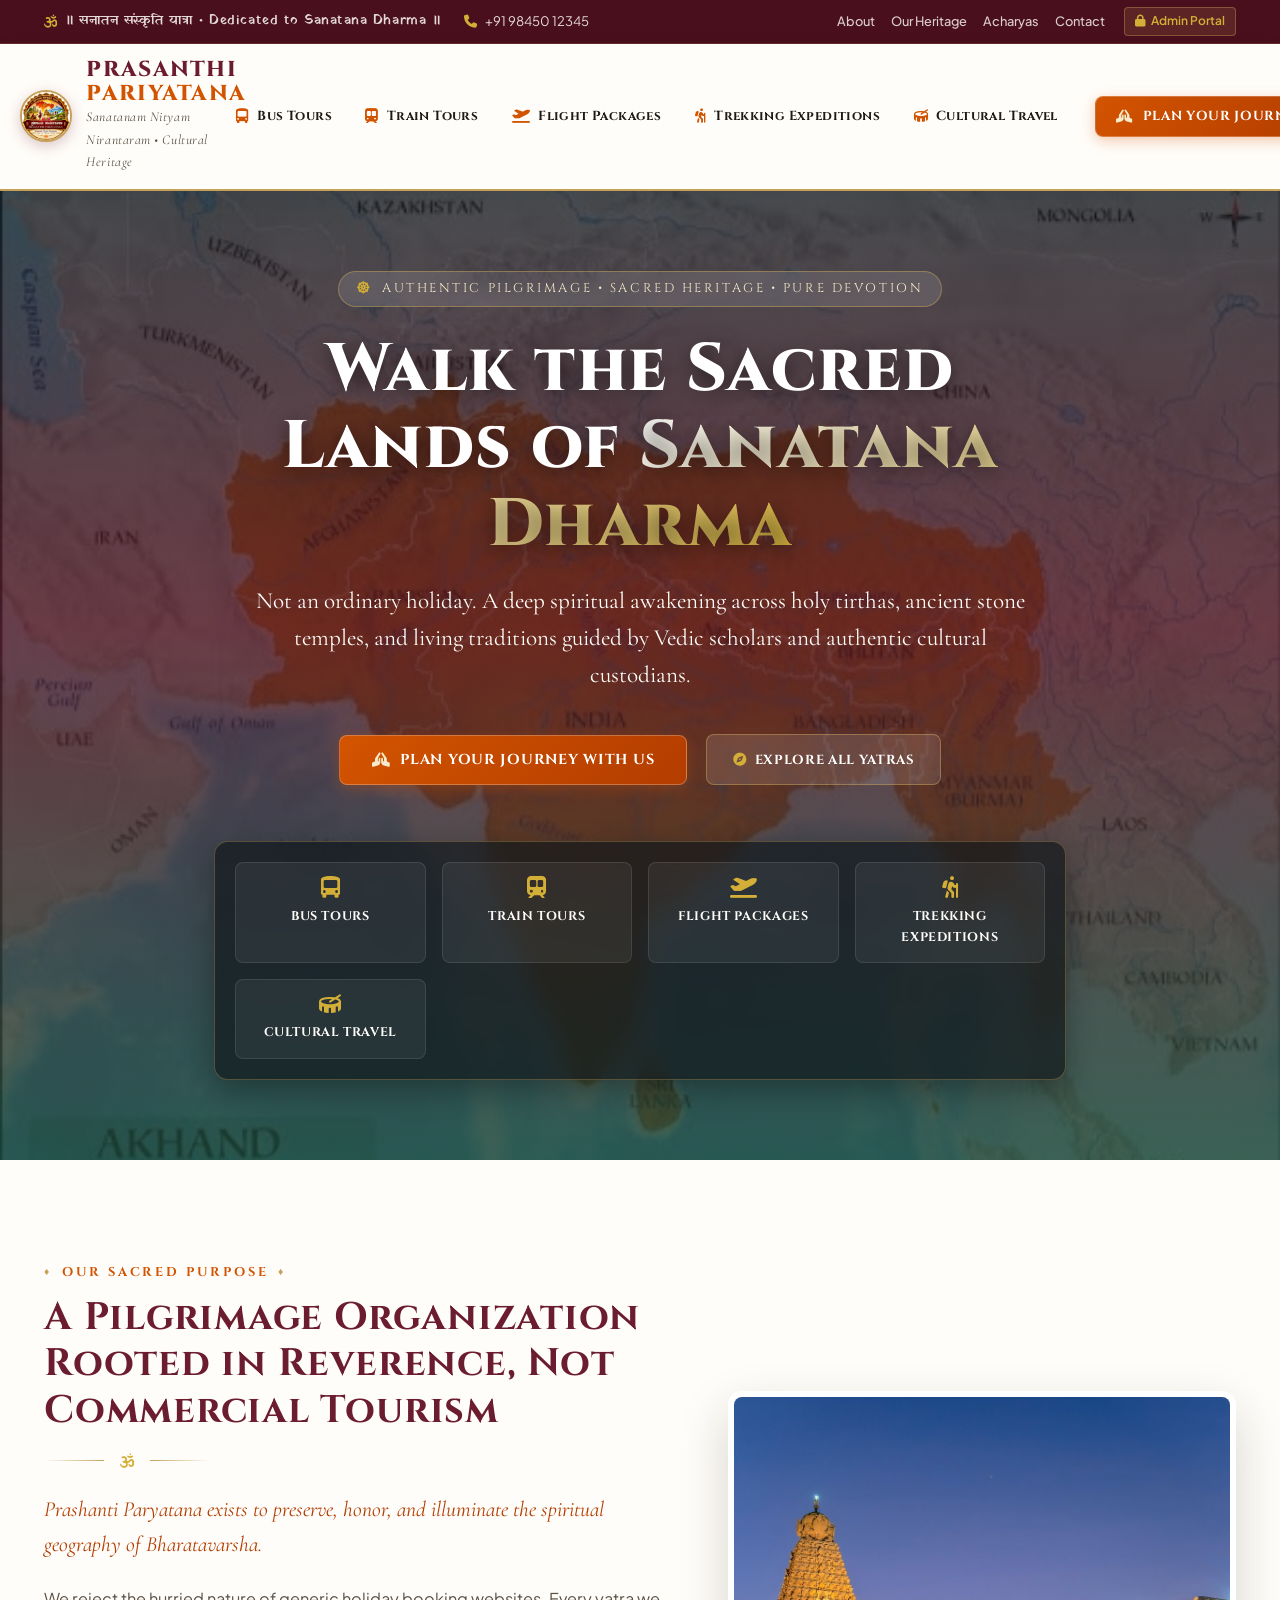
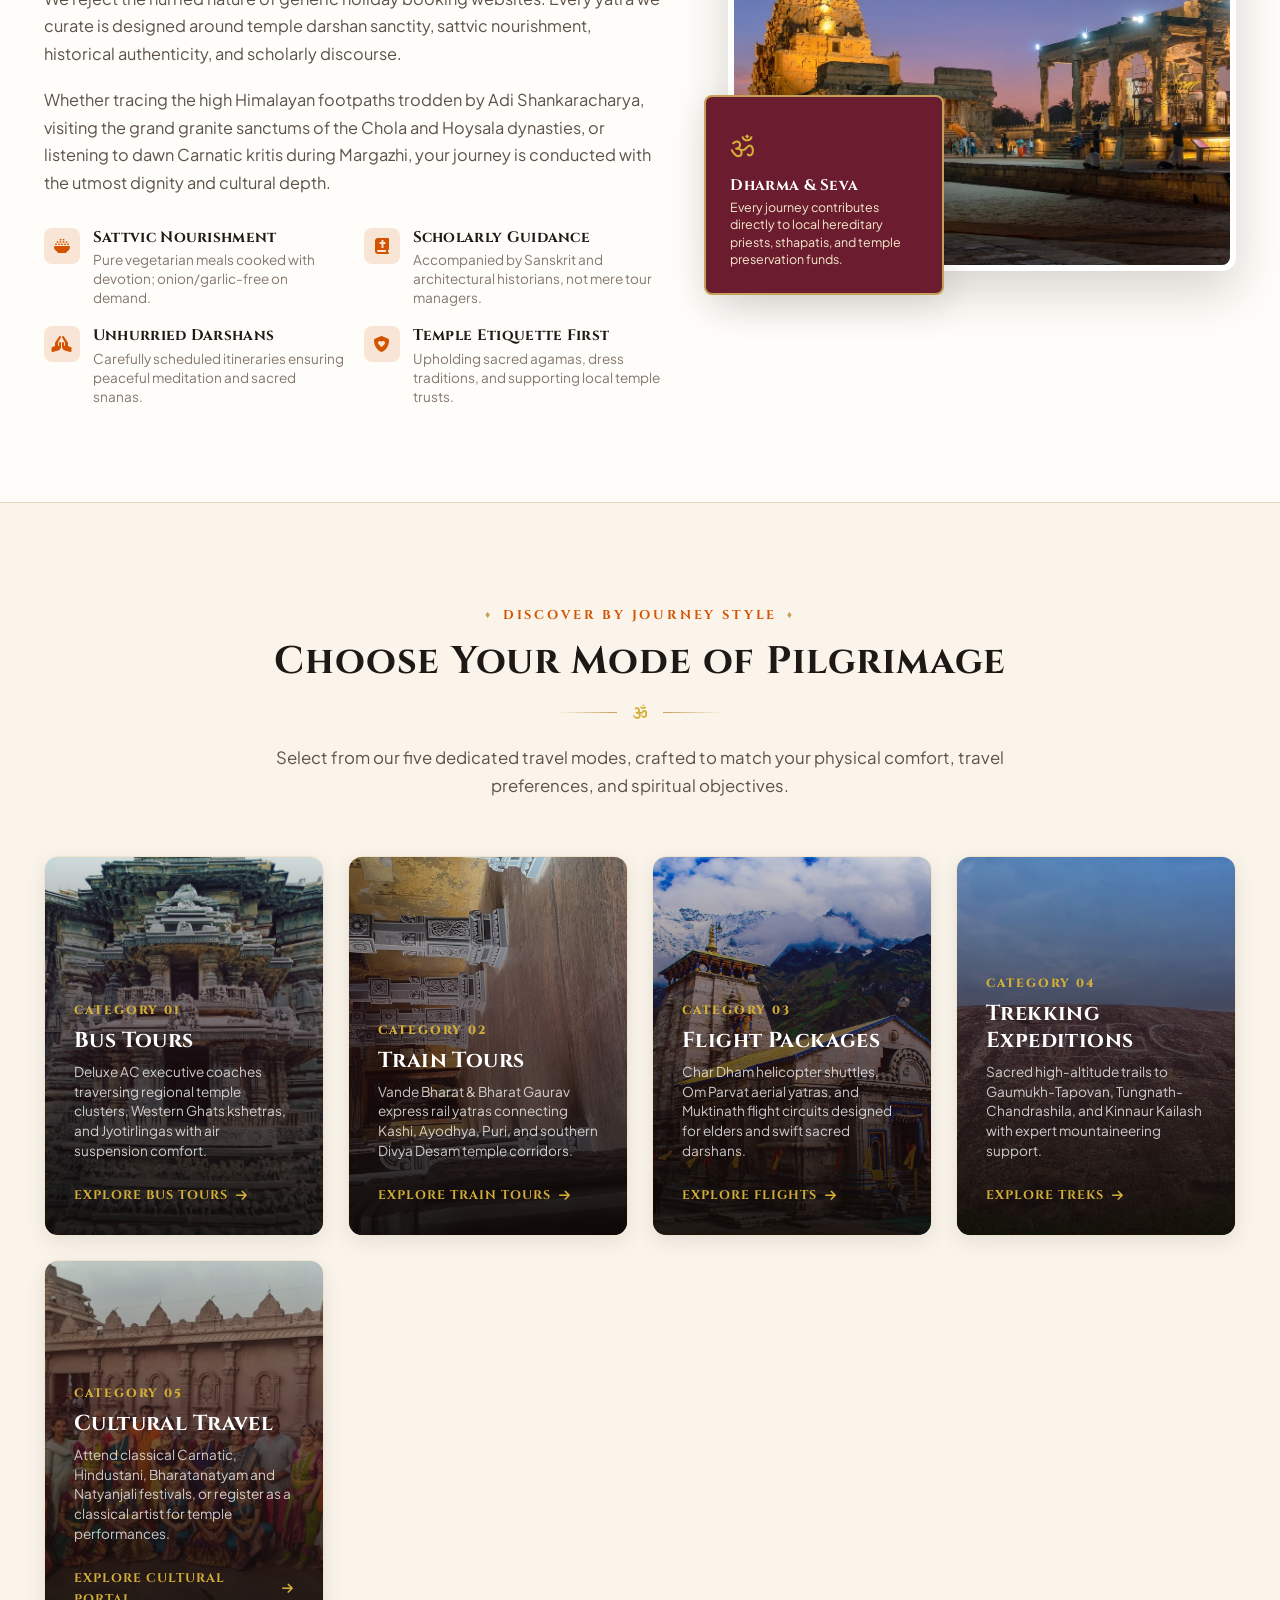
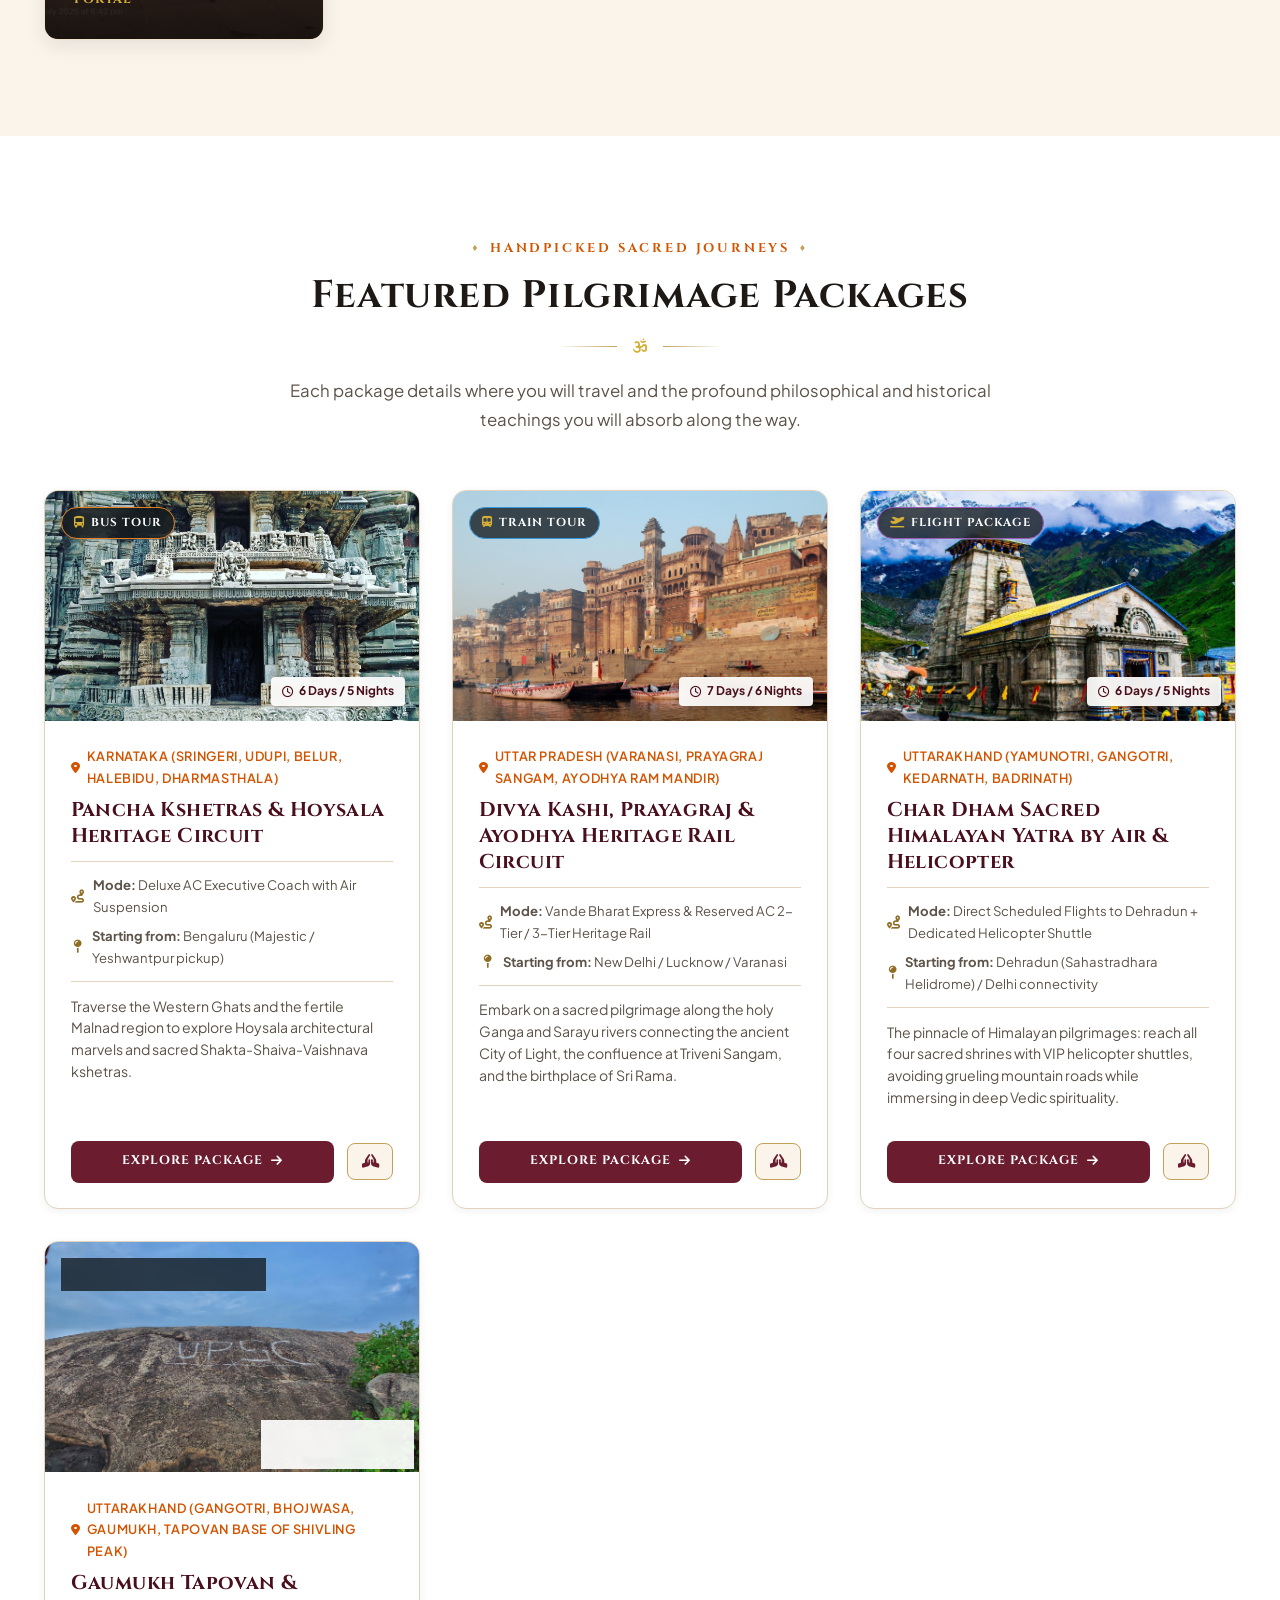
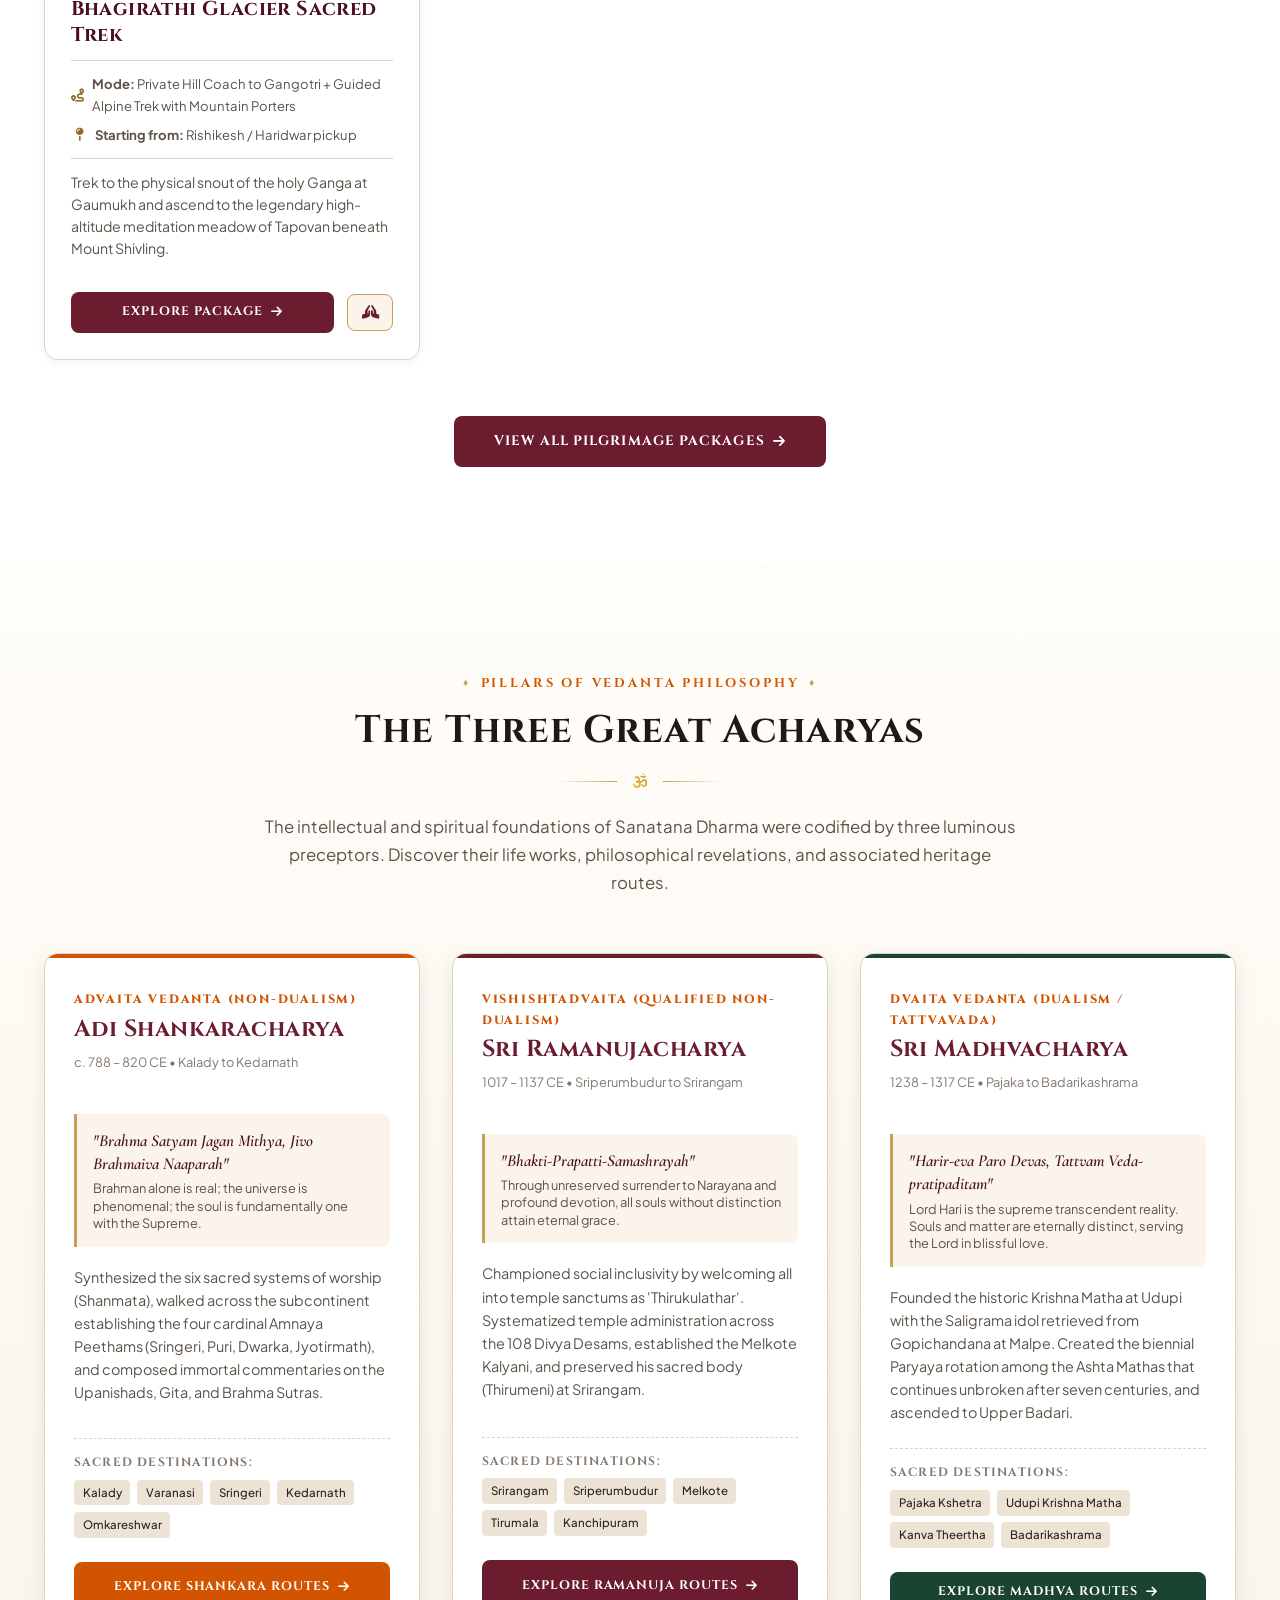
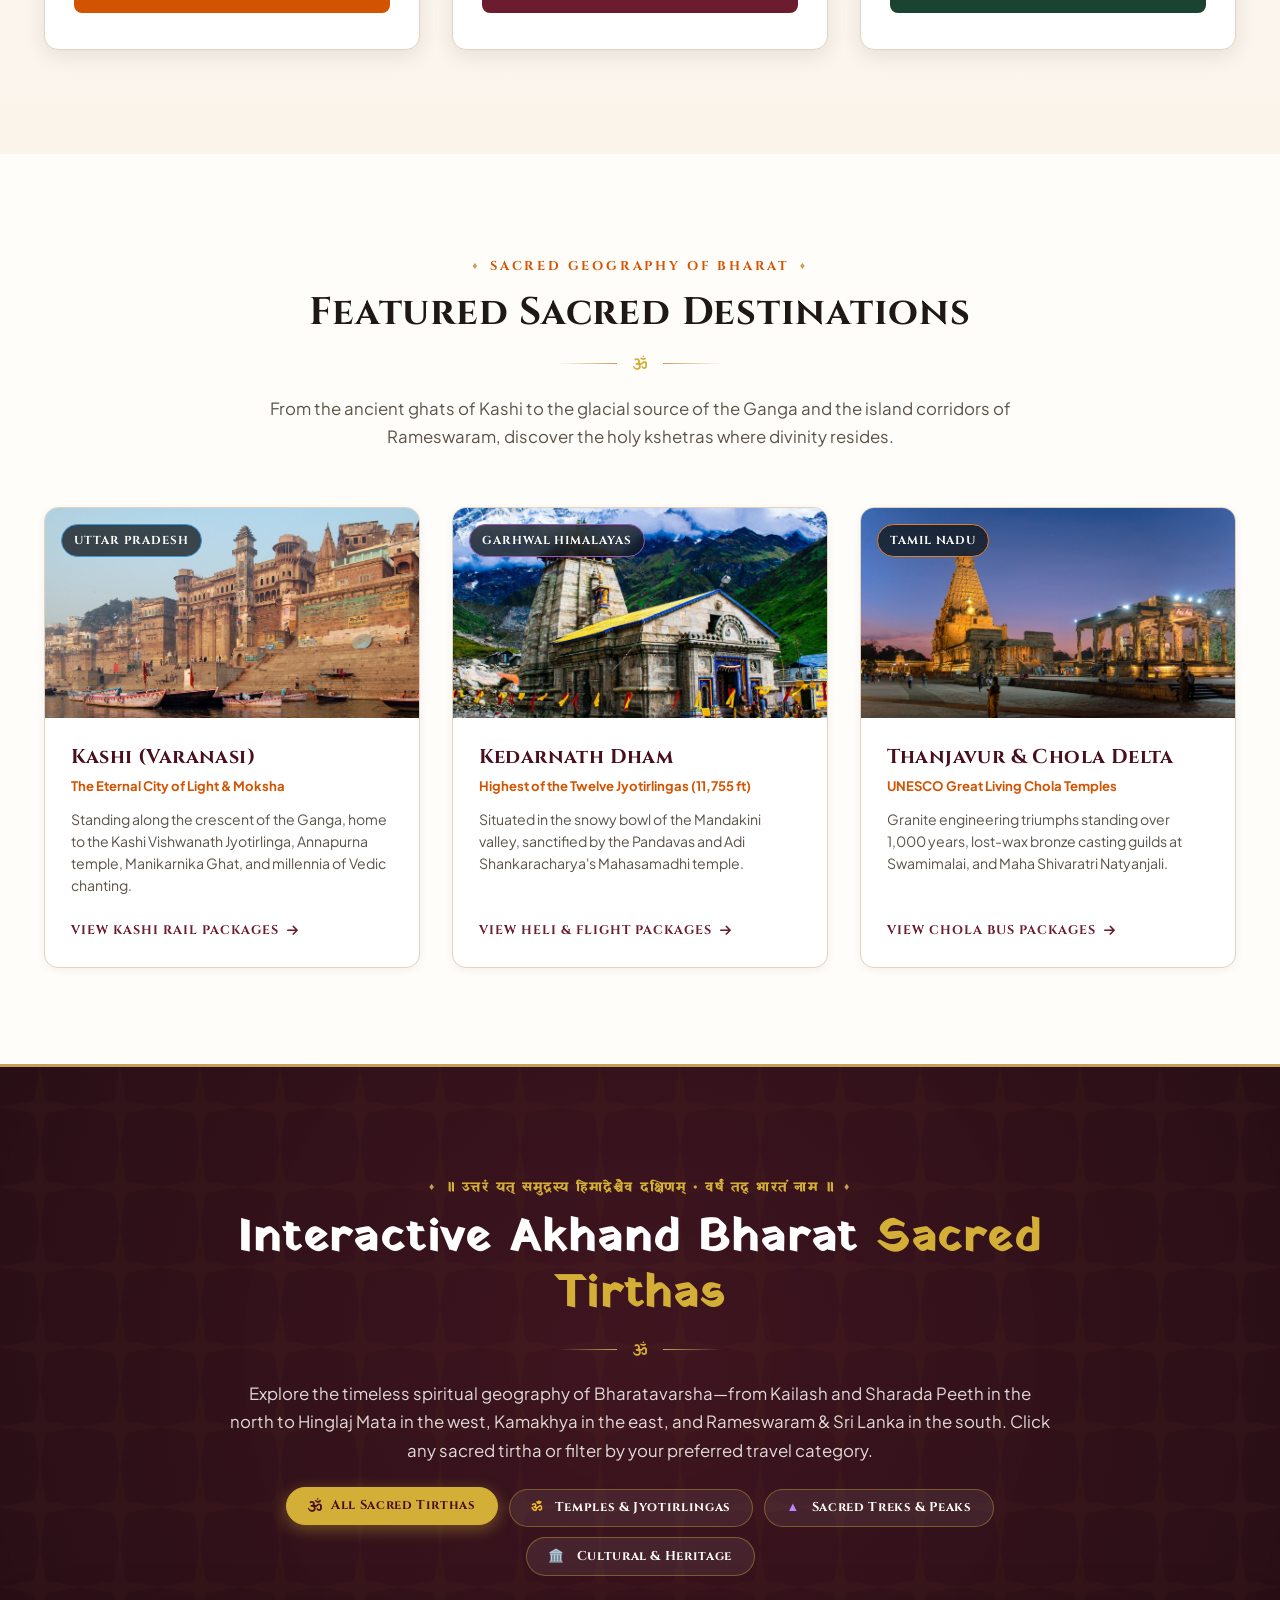
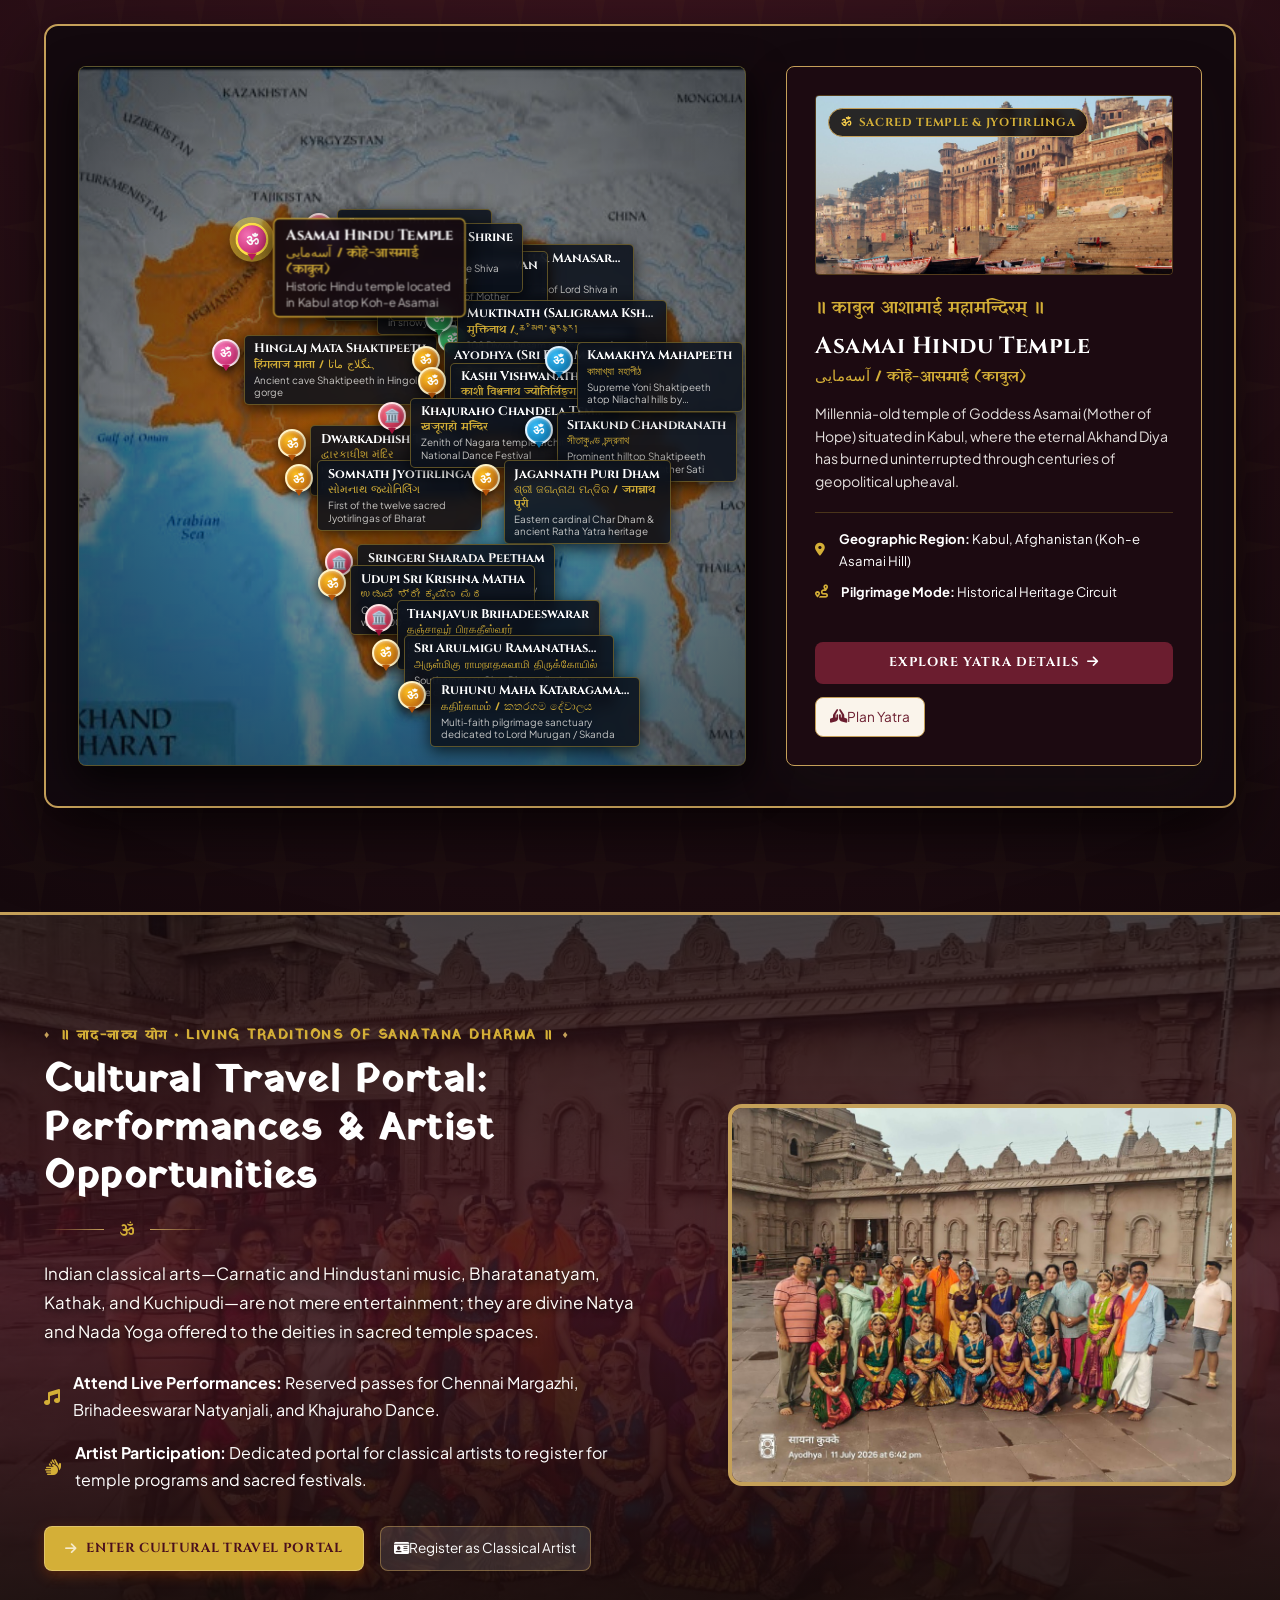
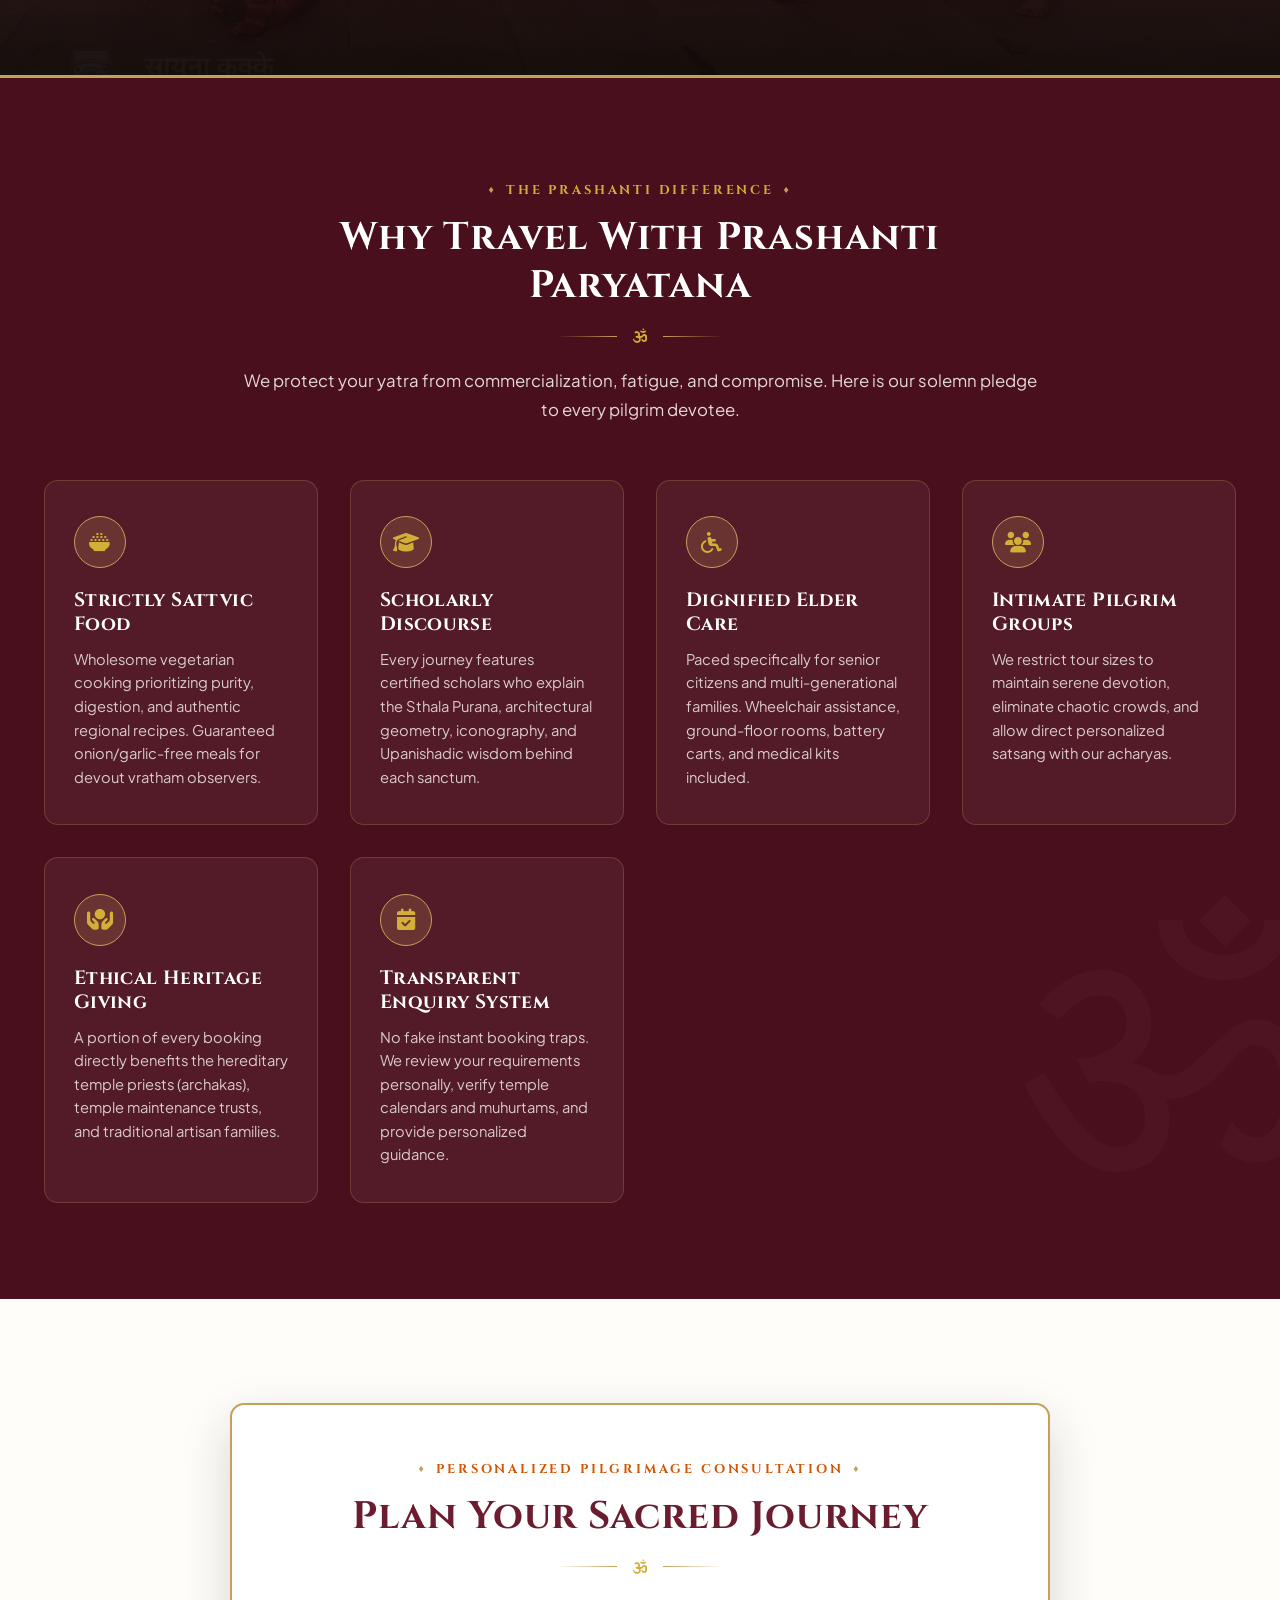
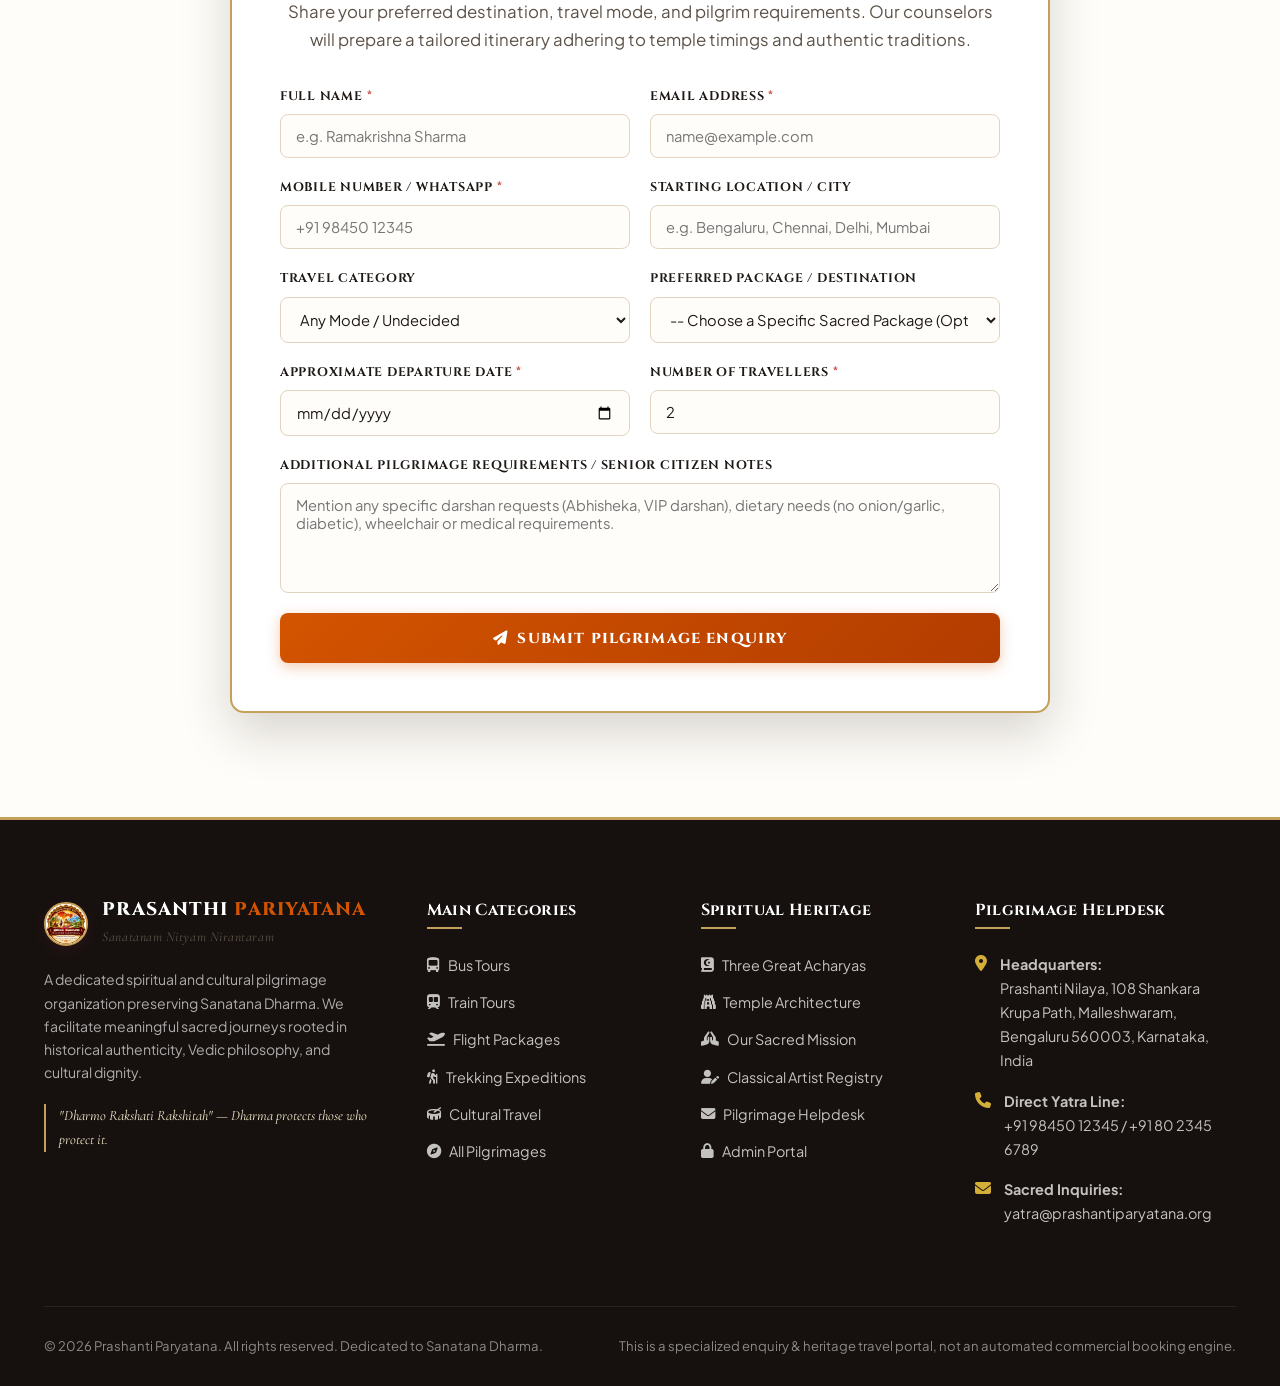
<file: index.html>
<!DOCTYPE html>
<html lang="en">
<head>
  <meta charset="UTF-8" />
  <meta name="viewport" content="width=device-width, initial-scale=1.0" />
  <title>Prashanti Paryatana | Spiritual, Heritage & Pilgrimage Journeys</title>
  <meta name="description" content="Prashanti Paryatana is dedicated to Sanatana Dharma and the preservation of Indian cultural heritage. Discover authentic bus, train, flight, trekking and cultural pilgrimages." />

  <!-- Google Fonts & Font Awesome Icons -->
  <link rel="preconnect" href="https://fonts.googleapis.com" />
  <link rel="preconnect" href="https://fonts.gstatic.com" crossorigin />
  <link rel="stylesheet" href="https://cdnjs.cloudflare.com/ajax/libs/font-awesome/6.5.1/css/all.min.css" />

  <!-- Stylesheets -->
  <link rel="stylesheet" href="css/style.css" />
  <link rel="stylesheet" href="css/components.css" />
</head>
<body data-page="home">

  <!-- ================= WEBSITE LOADING PRELOADER (FROM LOGO) ================= -->
  <div id="sitePreloader" class="site-preloader">
    <div class="preloader-content">
      <div class="preloader-logo-wrap">
        <div class="preloader-mandala-ring"></div>
        <div class="preloader-mandala-ring-outer"></div>
        <img src="assets/logo.png" alt="Prashanti Paryatana" class="preloader-logo" />
      </div>
      <div class="preloader-sanskrit font-sanskrit-style">॥ सनातन संस्कृति यात्रा ॥</div>
      <div class="preloader-title">PRASANTHI PARIYATANA</div>
      <div class="preloader-tagline">Sanatanam Nityam Nirantaram</div>
      <div class="preloader-progress-bar">
        <div class="preloader-progress-fill"></div>
      </div>
    </div>
  </div>

  <!-- ================= TOP BAR ================= -->
  <div class="top-bar">
    <div class="container top-bar-inner">
      <div class="top-bar-left">
        <div class="top-bar-item">
          <i class="fa-solid fa-om"></i>
          <span class="font-sanskrit-style">॥ सनातन संस्कृति यात्रा • Dedicated to Sanatana Dharma ॥</span>
        </div>
        <div class="top-bar-item">
          <i class="fa-solid fa-phone"></i>
          <a href="tel:+919845012345">+91 98450 12345</a>
        </div>
      </div>
      <div class="top-bar-right">
        <div class="top-bar-links">
          <a href="about.html">About</a>
          <a href="heritage.html">Our Heritage</a>
          <a href="acharyas.html">Acharyas</a>
          <a href="contact.html">Contact</a>
        </div>
        <a href="admin.html" class="admin-portal-link" title="Organization Admin Console">
          <i class="fa-solid fa-lock"></i> Admin Portal
        </a>
      </div>
    </div>
  </div>

  <!-- ================= MAIN HEADER & NAVIGATION ================= -->
  <header class="site-header">
    <div class="container site-header-inner">
      <!-- Brand Emblem & Title -->
      <a href="index.html" class="brand-identity">
        <img src="assets/logo.png" alt="Prashanti Paryatana Logo" class="brand-logo-img" />
        <div class="brand-text-wrap">
          <span class="brand-name font-sanskrit-style">PRASANTHI <span>PARIYATANA</span></span>
          <span class="brand-tagline">Sanatanam Nityam Nirantaram • Cultural Heritage</span>
        </div>
      </a>

      <!-- 5 Prominent Travel Categories (Central Navigation) -->
      <nav class="categories-nav" aria-label="Main Travel Categories">
        <a href="bus-tours.html" class="category-link">
          <i class="fa-solid fa-bus-simple"></i>
          <span>Bus Tours</span>
        </a>
        <a href="train-tours.html" class="category-link">
          <i class="fa-solid fa-train-subway"></i>
          <span>Train Tours</span>
        </a>
        <a href="flight-packages.html" class="category-link">
          <i class="fa-solid fa-plane-departure"></i>
          <span>Flight Packages</span>
        </a>
        <a href="trekking-expeditions.html" class="category-link">
          <i class="fa-solid fa-person-hiking"></i>
          <span>Trekking Expeditions</span>
        </a>
        <a href="cultural.html" class="category-link">
          <i class="fa-solid fa-drum"></i>
          <span>Cultural Travel</span>
        </a>
      </nav>

      <!-- CTA & Mobile Trigger -->
      <div class="nav-actions">
        <button type="button" class="btn-plan-journey" onclick="openEnquiryModal('', 'Custom Pilgrimage Enquiry', 'all')">
          <i class="fa-solid fa-hands-praying"></i>
          <span>Plan Your Journey</span>
        </button>
        <button type="button" class="mobile-nav-toggle" aria-label="Toggle navigation drawer">
          <i class="fa-solid fa-bars-staggered"></i>
        </button>
      </div>
    </div>
  </header>

  <!-- ================= 1. CINEMATIC HERO SECTION ================= -->
  <section class="hero-section">
    <div class="hero-background-carousel">
      <div class="hero-bg-slide active" style="background-image: url('assets/akhand-bharat-map.jpg'); background-size: cover; background-position: center 30%;"></div>
    </div>
    <div class="hero-overlay"></div>

    <div class="container hero-content">
      <div class="hero-sankalpa">
        <i class="fa-solid fa-dharmachakra"></i>
        <span>Authentic Pilgrimage • Sacred Heritage • Pure Devotion</span>
      </div>
      <h1 class="hero-title">
        Walk the Sacred Lands of <span>Sanatana Dharma</span>
      </h1>
      <p class="hero-subtitle">
        Not an ordinary holiday. A deep spiritual awakening across holy tirthas, ancient stone temples, and living traditions guided by Vedic scholars and authentic cultural custodians.
      </p>

      <div class="hero-actions">
        <button type="button" class="btn-plan-journey" style="padding: 0.9rem 2rem; font-size: 0.9rem;" onclick="openEnquiryModal('', 'General Pilgrimage Plan', 'all')">
          <i class="fa-solid fa-hands-praying"></i>
          <span>Plan Your Journey With Us</span>
        </button>
        <a href="packages.html" class="btn-quick-enquire" style="padding: 0.85rem 1.6rem; background: rgba(255,255,255,0.12); color:#fff; border-color: rgba(197,160,89,0.5); font-weight: 700; font-family: var(--font-heading); font-size: 0.82rem; letter-spacing: 0.05em; text-transform: uppercase;">
          <i class="fa-solid fa-compass" style="margin-right: 0.5rem; color: var(--color-gold-bright);"></i> Explore All Yatras
        </a>
      </div>

      <!-- Immediate Visibility for 5 Travel Categories -->
      <div class="hero-quick-categories">
        <a href="bus-tours.html" class="quick-cat-btn">
          <i class="fa-solid fa-bus-simple"></i>
          <span>Bus Tours</span>
        </a>
        <a href="train-tours.html" class="quick-cat-btn">
          <i class="fa-solid fa-train-subway"></i>
          <span>Train Tours</span>
        </a>
        <a href="flight-packages.html" class="quick-cat-btn">
          <i class="fa-solid fa-plane-departure"></i>
          <span>Flight Packages</span>
        </a>
        <a href="trekking-expeditions.html" class="quick-cat-btn">
          <i class="fa-solid fa-person-hiking"></i>
          <span>Trekking Expeditions</span>
        </a>
        <a href="cultural.html" class="quick-cat-btn">
          <i class="fa-solid fa-drum"></i>
          <span>Cultural Travel</span>
        </a>
      </div>
    </div>
  </section>

  <!-- ================= 2. SHORT INTRODUCTION TO PRASHANTI PARYATANA ================= -->
  <section class="intro-section">
    <div class="container">
      <div class="intro-grid">
        <div class="intro-text-block">
          <span class="section-eyebrow">Our Sacred Purpose</span>
          <h2>A Pilgrimage Organization Rooted in Reverence, Not Commercial Tourism</h2>
          <div class="decorative-divider" style="margin-left: 0; justify-content: flex-start;">
            <span></span><i class="fa-solid fa-om"></i><span></span>
          </div>
          <p class="intro-lead">
            Prashanti Paryatana exists to preserve, honor, and illuminate the spiritual geography of Bharatavarsha.
          </p>
          <p class="intro-paragraph">
            We reject the hurried nature of generic holiday booking websites. Every yatra we curate is designed around temple darshan sanctity, sattvic nourishment, historical authenticity, and scholarly discourse.
          </p>
          <p class="intro-paragraph">
            Whether tracing the high Himalayan footpaths trodden by Adi Shankaracharya, visiting the grand granite sanctums of the Chola and Hoysala dynasties, or listening to dawn Carnatic kritis during Margazhi, your journey is conducted with the utmost dignity and cultural depth.
          </p>

          <div class="intro-pillars">
            <div class="pillar-item">
              <div class="pillar-icon"><i class="fa-solid fa-bowl-rice"></i></div>
              <div class="pillar-info">
                <h4>Sattvic Nourishment</h4>
                <p>Pure vegetarian meals cooked with devotion; onion/garlic-free on demand.</p>
              </div>
            </div>
            <div class="pillar-item">
              <div class="pillar-icon"><i class="fa-solid fa-book-bible"></i></div>
              <div class="pillar-info">
                <h4>Scholarly Guidance</h4>
                <p>Accompanied by Sanskrit and architectural historians, not mere tour managers.</p>
              </div>
            </div>
            <div class="pillar-item">
              <div class="pillar-icon"><i class="fa-solid fa-hands-praying"></i></div>
              <div class="pillar-info">
                <h4>Unhurried Darshans</h4>
                <p>Carefully scheduled itineraries ensuring peaceful meditation and sacred snanas.</p>
              </div>
            </div>
            <div class="pillar-item">
              <div class="pillar-icon"><i class="fa-solid fa-shield-heart"></i></div>
              <div class="pillar-info">
                <h4>Temple Etiquette First</h4>
                <p>Upholding sacred agamas, dress traditions, and supporting local temple trusts.</p>
              </div>
            </div>
          </div>
        </div>

        <div class="intro-visual">
          <img class="intro-main-image" src="assets/temples/thanjavur.jpg" alt="Brihadeeswarar Temple Vimana" />
          <div class="intro-badge-card">
            <div class="om-symbol">ॐ</div>
            <h4>Dharma & Seva</h4>
            <p>Every journey contributes directly to local hereditary priests, sthapatis, and temple preservation funds.</p>
          </div>
        </div>
      </div>
    </div>
  </section>

  <!-- ================= 3. FIVE MAIN TRAVEL CATEGORIES ================= -->
  <section class="categories-showcase-section">
    <div class="container">
      <div class="section-header">
        <span class="section-eyebrow">Discover By Journey Style</span>
        <h2>Choose Your Mode of Pilgrimage</h2>
        <div class="decorative-divider">
          <span></span><i class="fa-solid fa-om"></i><span></span>
        </div>
        <p>
          Select from our five dedicated travel modes, crafted to match your physical comfort, travel preferences, and spiritual objectives.
        </p>
      </div>

      <div class="categories-grid">
        <!-- 1. Bus Tours -->
        <a href="bus-tours.html" class="category-card">
          <img class="category-card-bg" src="assets/temples/belur.jpg" alt="Hoysala Belur Temple" />
          <div class="category-card-gradient"></div>
          <div class="category-card-content">
            <span class="category-badge-num">CATEGORY 01</span>
            <h3>Bus Tours</h3>
            <p>Deluxe AC executive coaches traversing regional temple clusters, Western Ghats kshetras, and Jyotirlingas with air suspension comfort.</p>
            <div class="category-card-btn">
              <span>Explore Bus Tours</span>
              <i class="fa-solid fa-arrow-right"></i>
            </div>
          </div>
        </a>

        <!-- 2. Train Tours -->
        <a href="train-tours.html" class="category-card">
          <img class="category-card-bg" src="assets/temples/rameswaram.jpg" alt="Rameswaram Temple Corridors" />
          <div class="category-card-gradient"></div>
          <div class="category-card-content">
            <span class="category-badge-num">CATEGORY 02</span>
            <h3>Train Tours</h3>
            <p>Vande Bharat & Bharat Gaurav express rail yatras connecting Kashi, Ayodhya, Puri, and southern Divya Desam temple corridors.</p>
            <div class="category-card-btn">
              <span>Explore Train Tours</span>
              <i class="fa-solid fa-arrow-right"></i>
            </div>
          </div>
        </a>

        <!-- 3. Flight Packages -->
        <a href="flight-packages.html" class="category-card">
          <img class="category-card-bg" src="assets/temples/kedarnath.jpg" alt="Kedarnath Himalayan Valley" />
          <div class="category-card-gradient"></div>
          <div class="category-card-content">
            <span class="category-badge-num">CATEGORY 03</span>
            <h3>Flight Packages</h3>
            <p>Char Dham helicopter shuttles, Om Parvat aerial yatras, and Muktinath flight circuits designed for elders and swift sacred darshans.</p>
            <div class="category-card-btn">
              <span>Explore Flights</span>
              <i class="fa-solid fa-arrow-right"></i>
            </div>
          </div>
        </a>

        <!-- 4. Trekking Expeditions -->
        <a href="trekking-expeditions.html" class="category-card">
          <img class="category-card-bg" src="assets/temples/tapovan.jpg" alt="Himalayan Peak Tapovan" />
          <div class="category-card-gradient"></div>
          <div class="category-card-content">
            <span class="category-badge-num">CATEGORY 04</span>
            <h3>Trekking Expeditions</h3>
            <p>Sacred high-altitude trails to Gaumukh-Tapovan, Tungnath-Chandrashila, and Kinnaur Kailash with expert mountaineering support.</p>
            <div class="category-card-btn">
              <span>Explore Treks</span>
              <i class="fa-solid fa-arrow-right"></i>
            </div>
          </div>
        </a>

        <!-- 5. Cultural Travel -->
        <a href="cultural.html" class="category-card">
          <img class="category-card-bg" src="assets/cultural/ayodhya-dance.jpg" alt="Classical Indian Dance" />
          <div class="category-card-gradient"></div>
          <div class="category-card-content">
            <span class="category-badge-num">CATEGORY 05</span>
            <h3>Cultural Travel</h3>
            <p>Attend classical Carnatic, Hindustani, Bharatanatyam and Natyanjali festivals, or register as a classical artist for temple performances.</p>
            <div class="category-card-btn">
              <span>Explore Cultural Portal</span>
              <i class="fa-solid fa-arrow-right"></i>
            </div>
          </div>
        </a>
      </div>
    </div>
  </section>

  <!-- ================= 4. FEATURED PILGRIMAGE PACKAGES ================= -->
  <section class="packages-section" style="padding: 6rem 0; background: #fff;">
    <div class="container">
      <div class="section-header">
        <span class="section-eyebrow">Handpicked Sacred Journeys</span>
        <h2>Featured Pilgrimage Packages</h2>
        <div class="decorative-divider">
          <span></span><i class="fa-solid fa-om"></i><span></span>
        </div>
        <p>
          Each package details where you will travel and the profound philosophical and historical teachings you will absorb along the way.
        </p>
      </div>

      <!-- Featured Packages Grid (Rendered dynamically from Database) -->
      <div id="featuredPackagesGrid" class="packages-grid">
        <!-- Rendered by JS -->
      </div>

      <div style="text-align: center; margin-top: 3.5rem;">
        <a href="packages.html" class="btn-explore" style="display: inline-flex; width: auto; padding: 0.9rem 2.5rem; font-size: 0.85rem;">
          <span>View All Pilgrimage Packages</span>
          <i class="fa-solid fa-arrow-right"></i>
        </a>
      </div>
    </div>
  </section>

  <!-- ================= 5. THE THREE GREAT ACHARYAS ================= -->
  <section class="acharyas-section">
    <div class="container">
      <div class="section-header">
        <span class="section-eyebrow">Pillars of Vedanta Philosophy</span>
        <h2>The Three Great Acharyas</h2>
        <div class="decorative-divider">
          <span></span><i class="fa-solid fa-om"></i><span></span>
        </div>
        <p>
          The intellectual and spiritual foundations of Sanatana Dharma were codified by three luminous preceptors. Discover their life works, philosophical revelations, and associated heritage routes.
        </p>
      </div>

      <div class="acharyas-grid">
        <!-- Adi Shankaracharya -->
        <article class="acharya-card">
          <div class="acharya-header">
            <div class="acharya-school">Advaita Vedanta (Non-Dualism)</div>
            <h3>Adi Shankaracharya</h3>
            <span class="acharya-timeline">c. 788 – 820 CE • Kalady to Kedarnath</span>
          </div>
          <div class="acharya-quote-box">
            <div class="acharya-quote">"Brahma Satyam Jagan Mithya, Jivo Brahmaiva Naaparah"</div>
            <div class="acharya-trans">Brahman alone is real; the universe is phenomenal; the soul is fundamentally one with the Supreme.</div>
          </div>
          <p class="acharya-bio">
            Synthesized the six sacred systems of worship (Shanmata), walked across the subcontinent establishing the four cardinal Amnaya Peethams (Sringeri, Puri, Dwarka, Jyotirmath), and composed immortal commentaries on the Upanishads, Gita, and Brahma Sutras.
          </p>
          <div class="acharya-destinations-list">
            <h5>Sacred Destinations:</h5>
            <div class="acharya-dest-tags">
              <span class="dest-tag">Kalady</span>
              <span class="dest-tag">Varanasi</span>
              <span class="dest-tag">Sringeri</span>
              <span class="dest-tag">Kedarnath</span>
              <span class="dest-tag">Omkareshwar</span>
            </div>
          </div>
          <a href="acharyas.html#adi-shankara" class="btn-explore" style="background: var(--color-saffron);">
            <span>Explore Shankara Routes</span>
            <i class="fa-solid fa-arrow-right"></i>
          </a>
        </article>

        <!-- Sri Ramanujacharya -->
        <article class="acharya-card">
          <div class="acharya-header">
            <div class="acharya-school">Vishishtadvaita (Qualified Non-Dualism)</div>
            <h3>Sri Ramanujacharya</h3>
            <span class="acharya-timeline">1017 – 1137 CE • Sriperumbudur to Srirangam</span>
          </div>
          <div class="acharya-quote-box">
            <div class="acharya-quote">"Bhakti-Prapatti-Samashrayah"</div>
            <div class="acharya-trans">Through unreserved surrender to Narayana and profound devotion, all souls without distinction attain eternal grace.</div>
          </div>
          <p class="acharya-bio">
            Championed social inclusivity by welcoming all into temple sanctums as 'Thirukulathar'. Systematized temple administration across the 108 Divya Desams, established the Melkote Kalyani, and preserved his sacred body (Thirumeni) at Srirangam.
          </p>
          <div class="acharya-destinations-list">
            <h5>Sacred Destinations:</h5>
            <div class="acharya-dest-tags">
              <span class="dest-tag">Srirangam</span>
              <span class="dest-tag">Sriperumbudur</span>
              <span class="dest-tag">Melkote</span>
              <span class="dest-tag">Tirumala</span>
              <span class="dest-tag">Kanchipuram</span>
            </div>
          </div>
          <a href="acharyas.html#ramanujacharya" class="btn-explore" style="background: var(--color-maroon);">
            <span>Explore Ramanuja Routes</span>
            <i class="fa-solid fa-arrow-right"></i>
          </a>
        </article>

        <!-- Sri Madhvacharya -->
        <article class="acharya-card">
          <div class="acharya-header">
            <div class="acharya-school">Dvaita Vedanta (Dualism / Tattvavada)</div>
            <h3>Sri Madhvacharya</h3>
            <span class="acharya-timeline">1238 – 1317 CE • Pajaka to Badarikashrama</span>
          </div>
          <div class="acharya-quote-box">
            <div class="acharya-quote">"Harir-eva Paro Devas, Tattvam Veda-pratipaditam"</div>
            <div class="acharya-trans">Lord Hari is the supreme transcendent reality. Souls and matter are eternally distinct, serving the Lord in blissful love.</div>
          </div>
          <p class="acharya-bio">
            Founded the historic Krishna Matha at Udupi with the Saligrama idol retrieved from Gopichandana at Malpe. Created the biennial Paryaya rotation among the Ashta Mathas that continues unbroken after seven centuries, and ascended to Upper Badari.
          </p>
          <div class="acharya-destinations-list">
            <h5>Sacred Destinations:</h5>
            <div class="acharya-dest-tags">
              <span class="dest-tag">Pajaka Kshetra</span>
              <span class="dest-tag">Udupi Krishna Matha</span>
              <span class="dest-tag">Kanva Theertha</span>
              <span class="dest-tag">Badarikashrama</span>
            </div>
          </div>
          <a href="acharyas.html#madhvacharya" class="btn-explore" style="background: var(--color-forest);">
            <span>Explore Madhva Routes</span>
            <i class="fa-solid fa-arrow-right"></i>
          </a>
        </article>
      </div>
    </div>
  </section>

  <!-- ================= 6. FEATURED SACRED DESTINATIONS ================= -->
  <section class="destinations-section" style="padding: 6rem 0; background-color: var(--color-sandalwood-light);">
    <div class="container">
      <div class="section-header">
        <span class="section-eyebrow">Sacred Geography of Bharat</span>
        <h2>Featured Sacred Destinations</h2>
        <div class="decorative-divider">
          <span></span><i class="fa-solid fa-om"></i><span></span>
        </div>
        <p>
          From the ancient ghats of Kashi to the glacial source of the Ganga and the island corridors of Rameswaram, discover the holy kshetras where divinity resides.
        </p>
      </div>

      <div class="packages-grid" style="grid-template-columns: repeat(auto-fill, minmax(340px, 1fr));">
        <!-- Destination 1: Kashi -->
        <div class="package-card" style="box-shadow: var(--shadow-sm);">
          <div class="package-card-media" style="height: 210px;">
            <img class="package-card-img" src="assets/temples/kashi.jpg" alt="Kashi Varanasi Ghats" />
            <span class="package-card-badge cat-train">Uttar Pradesh</span>
          </div>
          <div class="package-card-body">
            <h3 class="package-title" style="margin-bottom: 0.3rem;">Kashi (Varanasi)</h3>
            <p style="font-size: 0.82rem; font-weight: 700; color: var(--color-saffron); margin-bottom: 0.8rem;">The Eternal City of Light & Moksha</p>
            <p class="package-description">Standing along the crescent of the Ganga, home to the Kashi Vishwanath Jyotirlinga, Annapurna temple, Manikarnika Ghat, and millennia of Vedic chanting.</p>
            <a href="train-tours.html" class="category-card-btn" style="color: var(--color-maroon); font-weight: 700;">
              <span>View Kashi Rail Packages</span> <i class="fa-solid fa-arrow-right"></i>
            </a>
          </div>
        </div>

        <!-- Destination 2: Kedarnath -->
        <div class="package-card" style="box-shadow: var(--shadow-sm);">
          <div class="package-card-media" style="height: 210px;">
            <img class="package-card-img" src="assets/temples/kedarnath.jpg" alt="Kedarnath Temple" />
            <span class="package-card-badge cat-flight">Garhwal Himalayas</span>
          </div>
          <div class="package-card-body">
            <h3 class="package-title" style="margin-bottom: 0.3rem;">Kedarnath Dham</h3>
            <p style="font-size: 0.82rem; font-weight: 700; color: var(--color-saffron); margin-bottom: 0.8rem;">Highest of the Twelve Jyotirlingas (11,755 ft)</p>
            <p class="package-description">Situated in the snowy bowl of the Mandakini valley, sanctified by the Pandavas and Adi Shankaracharya's Mahasamadhi temple.</p>
            <a href="flight-packages.html" class="category-card-btn" style="color: var(--color-maroon); font-weight: 700;">
              <span>View Heli & Flight Packages</span> <i class="fa-solid fa-arrow-right"></i>
            </a>
          </div>
        </div>

        <!-- Destination 3: Thanjavur -->
        <div class="package-card" style="box-shadow: var(--shadow-sm);">
          <div class="package-card-media" style="height: 210px;">
            <img class="package-card-img" src="assets/temples/thanjavur.jpg" alt="Brihadeeswarar Temple" />
            <span class="package-card-badge cat-bus">Tamil Nadu</span>
          </div>
          <div class="package-card-body">
            <h3 class="package-title" style="margin-bottom: 0.3rem;">Thanjavur & Chola Delta</h3>
            <p style="font-size: 0.82rem; font-weight: 700; color: var(--color-saffron); margin-bottom: 0.8rem;">UNESCO Great Living Chola Temples</p>
            <p class="package-description">Granite engineering triumphs standing over 1,000 years, lost-wax bronze casting guilds at Swamimalai, and Maha Shivaratri Natyanjali.</p>
            <a href="bus-tours.html" class="category-card-btn" style="color: var(--color-maroon); font-weight: 700;">
              <span>View Chola Bus Packages</span> <i class="fa-solid fa-arrow-right"></i>
            </a>
          </div>
        </div>
      </div>
    </div>
  </section>

  <!-- ================= INTERACTIVE AKHAND BHARAT SACRED MAP ================= -->
  <section class="akhand-bharat-section" id="akhandBharatMapSection">
    <div class="container">
      <div class="akhand-header">
        <span class="section-eyebrow font-sanskrit-style" style="color: var(--color-gold-bright); letter-spacing: 0.12em;">॥ उत्तरं यत् समुद्रस्य हिमाद्रेश्चैव दक्षिणम् • वर्षं तद् भारतं नाम ॥</span>
        <h2 class="font-sanskrit-style">Interactive Akhand Bharat <span>Sacred Tirthas</span></h2>
        <div class="decorative-divider">
          <span></span><i class="fa-solid fa-om" style="color: var(--color-gold-bright);"></i><span></span>
        </div>
        <p style="color: rgba(255, 253, 249, 0.85); font-size: 1.05rem;">
          Explore the timeless spiritual geography of Bharatavarsha—from Kailash and Sharada Peeth in the north to Hinglaj Mata in the west, Kamakhya in the east, and Rameswaram & Sri Lanka in the south. Click any sacred tirtha or filter by your preferred travel category.
        </p>

        <!-- Category Filters on Akhand Bharat Map -->
        <div class="akhand-filters-bar">
          <button type="button" class="akhand-filter-pill active" data-type="all">
            <i class="fa-solid fa-om"></i> All Sacred Tirthas
          </button>
          <button type="button" class="akhand-filter-pill" data-type="temple">
            <span style="color:#fbbf24; font-weight:bold; margin-right:4px;">ॐ</span> Temples & Jyotirlingas
          </button>
          <button type="button" class="akhand-filter-pill" data-type="trek">
            <span style="color:#c084fc; font-weight:bold; margin-right:4px;">▲</span> Sacred Treks & Peaks
          </button>
          <button type="button" class="akhand-filter-pill" data-type="cultural">
            <span style="color:#fda4af; font-weight:bold; margin-right:4px;">🏛️</span> Cultural & Heritage
          </button>
        </div>
      </div>

      <div class="akhand-map-wrapper">
        <!-- Interactive Subcontinent Map Canvas -->
        <div class="map-visual-container" id="akhandMapVisualContainer">
          <div class="akhand-map-base"></div>
          <div class="akhand-map-dark-overlay"></div>
          <div class="akhand-pins-layer" id="akhandPinsLayer">
            <!-- Dynamically populated pins by js/akhand-bharat.js -->
          </div>
        </div>

        <!-- Selected Tirtha Details Card -->
        <div id="mapPlaceDetails" class="map-info-card">
          <!-- Populated by js/akhand-bharat.js -->
        </div>
      </div>
    </div>
  </section>

  <!-- ================= 7. CULTURAL TRAVEL PORTAL HIGHLIGHT ================= -->
  <section class="cultural-hero" style="position: relative; overflow: hidden; padding: 6.5rem 0;">
    <!-- Background Slideshow of Real Cultural Programs -->
    <div class="cultural-slideshow-container">
      <div class="cultural-bg-slide active" style="background-image: url('assets/cultural/ayodhya-dance.jpg');"></div>
      <div class="cultural-bg-slide" style="background-image: url('assets/cultural/carnatic-kutcheri.jpg');"></div>
      <div class="cultural-bg-slide" style="background-image: url('assets/cultural/kukke-subrahmanya-stage.jpg');"></div>
      <div class="cultural-bg-slide" style="background-image: url('assets/cultural/golden-temple-artists.jpg');"></div>
      <div class="cultural-bg-slide" style="background-image: url('assets/cultural/music-dance-federation.jpg');"></div>
      <div class="cultural-bg-slide" style="background-image: url('assets/cultural/mridangam-vidwan.jpg');"></div>
      <div class="cultural-slideshow-overlay"></div>
    </div>

    <div class="container" style="position: relative; z-index: 3;">
      <div class="intro-grid" style="align-items: center;">
        <div>
          <span class="section-eyebrow font-sanskrit-style" style="color: var(--color-gold-bright); letter-spacing: 0.12em;">॥ नाद-नाट्य योग • Living Traditions of Sanatana Dharma ॥</span>
          <h2 class="font-sanskrit-style" style="color: #fff; margin-bottom: 1.25rem;">Cultural Travel Portal: Performances & Artist Opportunities</h2>
          <div class="decorative-divider" style="margin-left: 0; justify-content: flex-start;">
            <span></span><i class="fa-solid fa-om" style="color: var(--color-gold-bright);"></i><span></span>
          </div>
          <p style="color: var(--color-sandalwood-light); font-size: 1.05rem; line-height: 1.7; margin-bottom: 1.5rem; text-shadow: 0 2px 6px rgba(0,0,0,0.8);">
            Indian classical arts—Carnatic and Hindustani music, Bharatanatyam, Kathak, and Kuchipudi—are not mere entertainment; they are divine Natya and Nada Yoga offered to the deities in sacred temple spaces.
          </p>
          <div style="display: flex; flex-direction: column; gap: 1rem; margin-bottom: 2rem;">
            <div style="display: flex; gap: 0.8rem; align-items: center; color: #fff;">
              <i class="fa-solid fa-music" style="color: var(--color-gold-bright); width: 20px;"></i>
              <span><strong>Attend Live Performances:</strong> Reserved passes for Chennai Margazhi, Brihadeeswarar Natyanjali, and Khajuraho Dance.</span>
            </div>
            <div style="display: flex; gap: 0.8rem; align-items: center; color: #fff;">
              <i class="fa-solid fa-hands" style="color: var(--color-gold-bright); width: 20px;"></i>
              <span><strong>Artist Participation:</strong> Dedicated portal for classical artists to register for temple programs and sacred festivals.</span>
            </div>
          </div>
          <div style="display: flex; gap: 1rem; flex-wrap: wrap;">
            <a href="cultural.html" class="btn-plan-journey" style="background: var(--color-gold-bright); color: var(--color-maroon-deep) !important;">
              <i class="fa-solid fa-arrow-right"></i> Enter Cultural Travel Portal
            </a>
            <a href="cultural.html#artist-registration" class="btn-quick-enquire" style="background: rgba(255,255,255,0.12); color: #fff; border-color: rgba(197,160,89,0.5);">
              <i class="fa-solid fa-id-card"></i> Register as Classical Artist
            </a>
          </div>
        </div>
        <div style="text-align: center;">
          <img src="assets/cultural/ayodhya-dance.jpg" alt="Ayodhya Sri Rama Mandir Classical Performance" style="border-radius: var(--radius-lg); border: 4px solid var(--color-gold); box-shadow: var(--shadow-xl); width: 100%; max-height: 440px; object-fit: cover;" />
        </div>
      </div>
    </div>
  </section>

  <!-- ================= 8. WHY TRAVEL WITH US ================= -->
  <section class="why-us-section">
    <div class="container">
      <div class="section-header" style="max-width: 800px;">
        <span class="section-eyebrow" style="color: var(--color-gold-bright);">The Prashanti Difference</span>
        <h2 style="color: #fff;">Why Travel With Prashanti Paryatana</h2>
        <div class="decorative-divider">
          <span></span><i class="fa-solid fa-om" style="color: var(--color-gold-bright);"></i><span></span>
        </div>
        <p style="color: rgba(255, 253, 249, 0.85);">
          We protect your yatra from commercialization, fatigue, and compromise. Here is our solemn pledge to every pilgrim devotee.
        </p>
      </div>

      <div class="why-us-grid">
        <div class="why-us-card">
          <div class="why-us-icon"><i class="fa-solid fa-bowl-rice"></i></div>
          <h3>Strictly Sattvic Food</h3>
          <p>Wholesome vegetarian cooking prioritizing purity, digestion, and authentic regional recipes. Guaranteed onion/garlic-free meals for devout vratham observers.</p>
        </div>

        <div class="why-us-card">
          <div class="why-us-icon"><i class="fa-solid fa-graduation-cap"></i></div>
          <h3>Scholarly Discourse</h3>
          <p>Every journey features certified scholars who explain the Sthala Purana, architectural geometry, iconography, and Upanishadic wisdom behind each sanctum.</p>
        </div>

        <div class="why-us-card">
          <div class="why-us-icon"><i class="fa-solid fa-wheelchair"></i></div>
          <h3>Dignified Elder Care</h3>
          <p>Paced specifically for senior citizens and multi-generational families. Wheelchair assistance, ground-floor rooms, battery carts, and medical kits included.</p>
        </div>

        <div class="why-us-card">
          <div class="why-us-icon"><i class="fa-solid fa-users"></i></div>
          <h3>Intimate Pilgrim Groups</h3>
          <p>We restrict tour sizes to maintain serene devotion, eliminate chaotic crowds, and allow direct personalized satsang with our acharyas.</p>
        </div>

        <div class="why-us-card">
          <div class="why-us-icon"><i class="fa-solid fa-hands-holding-circle"></i></div>
          <h3>Ethical Heritage Giving</h3>
          <p>A portion of every booking directly benefits the hereditary temple priests (archakas), temple maintenance trusts, and traditional artisan families.</p>
        </div>

        <div class="why-us-card">
          <div class="why-us-icon"><i class="fa-solid fa-calendar-check"></i></div>
          <h3>Transparent Enquiry System</h3>
          <p>No fake instant booking traps. We review your requirements personally, verify temple calendars and muhurtams, and provide personalized guidance.</p>
        </div>
      </div>
    </div>
  </section>

  <!-- ================= 9. PLAN YOUR JOURNEY ENQUIRY FORM ================= -->
  <section id="plan-journey" class="enquiry-section" style="padding: 6.5rem 0; background: var(--color-sandalwood-light);">
    <div class="container">
      <div class="artist-registration-wrap" style="box-shadow: var(--shadow-xl); border: 2px solid var(--color-gold);">
        <div class="section-header" style="margin-bottom: 2rem;">
          <span class="section-eyebrow">Personalized Pilgrimage Consultation</span>
          <h2 style="color: var(--color-maroon);">Plan Your Sacred Journey</h2>
          <div class="decorative-divider">
            <span></span><i class="fa-solid fa-om"></i><span></span>
          </div>
          <p>
            Share your preferred destination, travel mode, and pilgrim requirements. Our counselors will prepare a tailored itinerary adhering to temple timings and authentic traditions.
          </p>
        </div>

        <form id="homeEnquiryForm" onsubmit="handleHomepageEnquiry(event)">
          <div class="form-grid-2">
            <div class="form-group">
              <label class="form-label">Full Name <span class="req">*</span></label>
              <input type="text" name="fullName" class="form-control" placeholder="e.g. Ramakrishna Sharma" required />
            </div>
            <div class="form-group">
              <label class="form-label">Email Address <span class="req">*</span></label>
              <input type="email" name="email" class="form-control" placeholder="name@example.com" required />
            </div>
          </div>

          <div class="form-grid-2">
            <div class="form-group">
              <label class="form-label">Mobile Number / WhatsApp <span class="req">*</span></label>
              <input type="tel" name="phone" class="form-control" placeholder="+91 98450 12345" required />
            </div>
            <div class="form-group">
              <label class="form-label">Starting Location / City</label>
              <input type="text" name="startingLocation" class="form-control" placeholder="e.g. Bengaluru, Chennai, Delhi, Mumbai" />
            </div>
          </div>

          <div class="form-grid-2">
            <div class="form-group">
              <label class="form-label">Travel Category</label>
              <select name="category" class="form-control">
                <option value="all">Any Mode / Undecided</option>
                <option value="bus">1. Bus Tours (Coach Circuits)</option>
                <option value="train">2. Train Tours (Express Rail)</option>
                <option value="flight">3. Flight Packages (Air & Heli)</option>
                <option value="trekking">4. Trekking Expeditions (High Himalaya)</option>
                <option value="cultural">5. Cultural Travel (Music & Dance)</option>
              </select>
            </div>
            <div class="form-group">
              <label class="form-label">Preferred Package / Destination</label>
              <select name="preferredPackage" id="homePkgSelect" class="form-control">
                <option value="">-- Choose a Specific Sacred Package (Optional) --</option>
              </select>
            </div>
          </div>

          <div class="form-grid-2">
            <div class="form-group">
              <label class="form-label">Approximate Departure Date <span class="req">*</span></label>
              <input type="date" name="departureDate" class="form-control" required />
            </div>
            <div class="form-group">
              <label class="form-label">Number of Travellers <span class="req">*</span></label>
              <input type="number" name="travellers" min="1" max="50" class="form-control" value="2" required />
            </div>
          </div>

          <div class="form-group">
            <label class="form-label">Additional Pilgrimage Requirements / Senior Citizen Notes</label>
            <textarea name="requirements" class="form-control" placeholder="Mention any specific darshan requests (Abhisheka, VIP darshan), dietary needs (no onion/garlic, diabetic), wheelchair or medical requirements."></textarea>
          </div>

          <button type="submit" class="form-submit-btn">
            <i class="fa-solid fa-paper-plane"></i> Submit Pilgrimage Enquiry
          </button>
        </form>

        <!-- Dynamic Success Feedback for Homepage Form -->
        <div id="homeEnquirySuccess" style="display: none; text-align: center; padding: 2rem 0;">
          <div class="confirmation-badge-icon">
            <i class="fa-solid fa-check"></i>
          </div>
          <h3 style="color: var(--color-maroon); margin-bottom: 0.5rem;">Enquiry Successfully Registered!</h3>
          <p style="color: var(--text-secondary); max-width: 500px; margin: 0 auto 1.5rem auto;">
            Namaskaram. Your spiritual enquiry has been stored in our system. A dedicated pilgrimage counselor will contact you within 24 hours.
          </p>
          <div class="reference-display-box">
            <span style="font-size: 0.8rem; text-transform: uppercase; color: var(--text-muted); display: block; margin-bottom: 0.3rem;">Your Yatra Reference Code</span>
            <div id="homeRefCode" class="reference-code">PP-2026-YTR-XXXX</div>
          </div>
          <button type="button" class="btn-explore" style="margin: 0 auto; display: inline-flex;" onclick="resetHomeEnquiryForm()">
            <span>Submit Another Enquiry</span>
          </button>
        </div>
      </div>
    </div>
  </section>

  <!-- ================= 10. CONTACT AND FOOTER ================= -->
  <footer class="site-footer">
    <div class="container">
      <div class="footer-top-grid">
        <!-- Col 1: Brand & Philosophy -->
        <div class="footer-col footer-brand-col">
          <div class="brand-identity" style="margin-bottom: 1rem;">
            <img src="assets/logo.png" alt="Prashanti Paryatana Logo" class="brand-logo-img" style="width: 44px; height: 44px;" />
            <div class="brand-text-wrap">
              <span class="brand-name font-sanskrit-style" style="font-size: 1.15rem; color:#fff;">PRASANTHI <span>PARIYATANA</span></span>
              <span class="brand-tagline">Sanatanam Nityam Nirantaram</span>
            </div>
          </div>
          <p>
            A dedicated spiritual and cultural pilgrimage organization preserving Sanatana Dharma. We facilitate meaningful sacred journeys rooted in historical authenticity, Vedic philosophy, and cultural dignity.
          </p>
          <div class="footer-sanatana-notice">
            "Dharmo Rakshati Rakshitah" — Dharma protects those who protect it.
          </div>
        </div>

        <!-- Col 2: The 5 Categories -->
        <div class="footer-col">
          <h4>Main Categories</h4>
          <ul class="footer-links-list">
            <li><a href="bus-tours.html"><i class="fa-solid fa-bus-simple"></i> Bus Tours</a></li>
            <li><a href="train-tours.html"><i class="fa-solid fa-train-subway"></i> Train Tours</a></li>
            <li><a href="flight-packages.html"><i class="fa-solid fa-plane-departure"></i> Flight Packages</a></li>
            <li><a href="trekking-expeditions.html"><i class="fa-solid fa-person-hiking"></i> Trekking Expeditions</a></li>
            <li><a href="cultural.html"><i class="fa-solid fa-drum"></i> Cultural Travel</a></li>
            <li><a href="packages.html"><i class="fa-solid fa-compass"></i> All Pilgrimages</a></li>
          </ul>
        </div>

        <!-- Col 3: Secondary Links -->
        <div class="footer-col">
          <h4>Spiritual Heritage</h4>
          <ul class="footer-links-list">
            <li><a href="acharyas.html"><i class="fa-solid fa-book-quran"></i> Three Great Acharyas</a></li>
            <li><a href="heritage.html"><i class="fa-solid fa-gopuram"></i> Temple Architecture</a></li>
            <li><a href="about.html"><i class="fa-solid fa-hands-praying"></i> Our Sacred Mission</a></li>
            <li><a href="cultural.html#artist-registration"><i class="fa-solid fa-user-pen"></i> Classical Artist Registry</a></li>
            <li><a href="contact.html"><i class="fa-solid fa-envelope"></i> Pilgrimage Helpdesk</a></li>
            <li><a href="admin.html"><i class="fa-solid fa-lock"></i> Admin Portal</a></li>
          </ul>
        </div>

        <!-- Col 4: Contact & Office -->
        <div class="footer-col">
          <h4>Pilgrimage Helpdesk</h4>
          <div class="footer-contact-item">
            <i class="fa-solid fa-location-dot"></i>
            <div>
              <strong>Headquarters:</strong><br />
              Prashanti Nilaya, 108 Shankara Krupa Path, Malleshwaram, Bengaluru 560003, Karnataka, India
            </div>
          </div>
          <div class="footer-contact-item">
            <i class="fa-solid fa-phone"></i>
            <div>
              <strong>Direct Yatra Line:</strong><br />
              +91 98450 12345 / +91 80 2345 6789
            </div>
          </div>
          <div class="footer-contact-item">
            <i class="fa-solid fa-envelope"></i>
            <div>
              <strong>Sacred Inquiries:</strong><br />
              yatra@prashantiparyatana.org
            </div>
          </div>
        </div>
      </div>

      <!-- Footer Bottom -->
      <div class="footer-bottom">
        <div class="footer-bottom-inner">
          <p>© 2026 Prashanti Paryatana. All rights reserved. Dedicated to Sanatana Dharma.</p>
          <p>This is a specialized enquiry & heritage travel portal, not an automated commercial booking engine.</p>
        </div>
      </div>
    </div>
  </footer>

  <!-- ================= GLOBAL ENQUIRY MODAL ================= -->
  <div id="enquiryModal" class="modal-backdrop">
    <div class="modal-dialog">
      <div class="modal-header">
        <h3><i class="fa-solid fa-hands-praying" style="color: var(--color-gold-bright); margin-right: 0.5rem;"></i> Plan Your Sacred Journey</h3>
        <button type="button" class="modal-close-btn" aria-label="Close modal">&times;</button>
      </div>
      <div class="modal-body">
        <div id="enquiryFormContainer">
          <p style="font-size: 0.88rem; color: var(--text-secondary); margin-bottom: 1.5rem;">
            Please provide your details below. Our pilgrimage director will verify temple darshan calendars and connect with you.
          </p>
          <form id="enquiryForm">
            <div class="form-grid-2">
              <div class="form-group">
                <label class="form-label">Full Name <span class="req">*</span></label>
                <input type="text" name="fullName" class="form-control" placeholder="Devotee Full Name" required />
              </div>
              <div class="form-group">
                <label class="form-label">Email Address <span class="req">*</span></label>
                <input type="email" name="email" class="form-control" placeholder="name@example.com" required />
              </div>
            </div>

            <div class="form-grid-2">
              <div class="form-group">
                <label class="form-label">Mobile Number <span class="req">*</span></label>
                <input type="tel" name="phone" class="form-control" placeholder="+91 98450 12345" required />
              </div>
              <div class="form-group">
                <label class="form-label">Starting Location</label>
                <input type="text" name="startingLocation" class="form-control" placeholder="City of departure" />
              </div>
            </div>

            <div class="form-grid-2">
              <div class="form-group">
                <label class="form-label">Travel Category</label>
                <select name="category" id="enqCategorySelect" class="form-control">
                  <option value="all">Any / General</option>
                  <option value="bus">Bus Tour</option>
                  <option value="train">Train Tour</option>
                  <option value="flight">Flight Package</option>
                  <option value="trekking">Trekking Expedition</option>
                  <option value="cultural">Cultural Travel</option>
                </select>
              </div>
              <div class="form-group">
                <label class="form-label">Preferred Package</label>
                <select name="preferredPackage" id="enqPackageSelect" class="form-control">
                  <option value="">-- Choose a Specific Package --</option>
                </select>
              </div>
            </div>

            <div class="form-grid-2">
              <div class="form-group">
                <label class="form-label">Approximate Departure <span class="req">*</span></label>
                <input type="date" name="departureDate" class="form-control" required />
              </div>
              <div class="form-group">
                <label class="form-label">Number of Travellers <span class="req">*</span></label>
                <input type="number" name="travellers" min="1" max="40" class="form-control" value="2" required />
              </div>
            </div>

            <div class="form-group">
              <label class="form-label">Additional Requirements & Notes</label>
              <textarea name="requirements" class="form-control" placeholder="Senior citizens, dietary preferences (strictly sattvic, no onion/garlic), puja/darshan tokens, wheelchair needs..."></textarea>
            </div>

            <button type="submit" class="form-submit-btn">
              <i class="fa-solid fa-paper-plane"></i> Submit Travel Enquiry
            </button>
          </form>
        </div>

        <!-- Confirmation State Inside Modal -->
        <div id="enquiryConfirmationContainer" class="enquiry-confirmation" style="display: none;">
          <div class="confirmation-badge-icon">
            <i class="fa-solid fa-check"></i>
          </div>
          <h3 style="color: var(--color-maroon); margin-bottom: 0.5rem;">Enquiry Received with Namaskars</h3>
          <p style="color: var(--text-secondary); font-size: 0.92rem; margin-bottom: 1.25rem;">
            Your pilgrimage enquiry has been recorded in our database. Our counselor will review your requirements.
          </p>

          <div class="reference-display-box">
            <span style="font-size: 0.75rem; text-transform: uppercase; color: var(--text-muted); font-weight: 700;">Enquiry Reference ID</span>
            <div id="confirmationRefCode" class="reference-code">PP-2026-YTR-0000</div>
            <button type="button" class="btn-quick-enquire" onclick="copyReferenceCode()" style="margin-top: 0.5rem; font-size: 0.75rem; padding: 0.25rem 0.6rem;">
              <i class="fa-regular fa-copy"></i> Copy Reference
            </button>
          </div>

          <div id="confirmationSummary" style="font-size: 0.85rem; text-align: left; background: #fff; padding: 1rem; border-radius: var(--radius-sm); border: 1px solid var(--color-sandalwood-border); margin-bottom: 1.5rem;">
            <!-- Summary populated by JS -->
          </div>

          <div style="display: flex; gap: 0.8rem; justify-content: center; flex-wrap: wrap;">
            <a id="btnWhatsappShare" href="#" target="_blank" class="btn-explore" style="background: #25D366; color: #fff; width: auto; font-size: 0.8rem;">
              <i class="fa-brands fa-whatsapp"></i> Chat on WhatsApp
            </a>
            <button type="button" class="btn-quick-enquire" onclick="closeEnquiryModal()" style="padding: 0.65rem 1.2rem;">
              Close Window
            </button>
          </div>
        </div>
      </div>
    </div>
  </div>

  <!-- ================= MOBILE NAVIGATION DRAWER ================= -->
  <div class="mobile-drawer">
    <div class="mobile-drawer-content">
      <div class="mobile-drawer-header">
        <span class="brand-name" style="font-size: 1.1rem;">Prashanti <span>Paryatana</span></span>
        <button type="button" class="mobile-drawer-close" style="background: none; border: none; font-size: 1.4rem; color: var(--color-maroon); cursor: pointer;">&times;</button>
      </div>

      <div style="font-family: var(--font-heading); font-size: 0.75rem; text-transform: uppercase; letter-spacing: 0.1em; color: var(--text-muted); margin-top: 0.5rem;">
        Main Categories
      </div>
      <div class="mobile-drawer-links">
        <a href="bus-tours.html" class="mobile-nav-item">
          <i class="fa-solid fa-bus-simple"></i> Bus Tours
        </a>
        <a href="train-tours.html" class="mobile-nav-item">
          <i class="fa-solid fa-train-subway"></i> Train Tours
        </a>
        <a href="flight-packages.html" class="mobile-nav-item">
          <i class="fa-solid fa-plane-departure"></i> Flight Packages
        </a>
        <a href="trekking-expeditions.html" class="mobile-nav-item">
          <i class="fa-solid fa-person-hiking"></i> Trekking Expeditions
        </a>
        <a href="cultural.html" class="mobile-nav-item">
          <i class="fa-solid fa-drum"></i> Cultural Travel
        </a>
      </div>

      <div style="font-family: var(--font-heading); font-size: 0.75rem; text-transform: uppercase; letter-spacing: 0.1em; color: var(--text-muted); margin-top: 1rem;">
        Secondary Pages
      </div>
      <div class="mobile-drawer-links">
        <a href="index.html" class="mobile-nav-item">
          <i class="fa-solid fa-house"></i> Home
        </a>
        <a href="about.html" class="mobile-nav-item">
          <i class="fa-solid fa-circle-info"></i> About Us
        </a>
        <a href="heritage.html" class="mobile-nav-item">
          <i class="fa-solid fa-gopuram"></i> Our Heritage
        </a>
        <a href="acharyas.html" class="mobile-nav-item">
          <i class="fa-solid fa-book-quran"></i> Three Acharyas
        </a>
        <a href="contact.html" class="mobile-nav-item">
          <i class="fa-solid fa-phone"></i> Contact
        </a>
        <a href="admin.html" class="mobile-nav-item">
          <i class="fa-solid fa-lock"></i> Admin Portal
        </a>
      </div>

      <button type="button" class="btn-plan-journey" style="margin-top: 1rem; width: 100%; justify-content: center;" onclick="openEnquiryModal('', 'General Plan', 'all')">
        <i class="fa-solid fa-hands-praying"></i> Plan Your Journey
      </button>
    </div>
  </div>

  <!-- Scripts -->
  <script src="js/data.js"></script>
  <script src="js/app.js"></script>
  <script src="js/akhand-bharat.js"></script>
  <script src="js/cultural.js"></script>
  <script>
    // Homepage Specific Inits
    document.addEventListener('DOMContentLoaded', () => {
      // Render Featured Packages (3 to 4 packages)
      const container = document.getElementById('featuredPackagesGrid');
      const homePkgSelect = document.getElementById('homePkgSelect');

      if (window.PrashantiDB) {
        const all = window.PrashantiDB.getPackages();
        const featured = all.filter(p => p.featured).slice(0, 4);

        if (container) {
          container.innerHTML = featured.map(p => window.createPackageCardHTML(p)).join('');
        }

        if (homePkgSelect) {
          all.forEach(p => {
            const opt = document.createElement('option');
            opt.value = p.id;
            opt.textContent = `${p.name} (${p.duration})`;
            homePkgSelect.appendChild(opt);
          });
        }
      }
    });

    function handleHomepageEnquiry(e) {
      e.preventDefault();
      const form = e.target;
      const fullName = form.fullName.value.trim();
      const email = form.email.value.trim();
      const phone = form.phone.value.trim();
      const startingLocation = form.startingLocation.value.trim() || 'Not specified';
      const category = form.category.value;
      const packageSelect = form.preferredPackage;
      const preferredPackageId = packageSelect ? packageSelect.value : '';
      const packageName = packageSelect && packageSelect.selectedIndex > 0 ? packageSelect.options[packageSelect.selectedIndex].text : 'Custom Pilgrimage Enquiry';
      const departureDate = form.departureDate.value;
      const travellers = form.travellers.value;
      const requirements = form.requirements.value.trim();

      const currentYear = new Date().getFullYear();
      const refId = `PP-${currentYear}-YTR-${Math.floor(1000 + Math.random() * 9000)}`;

      const enquiryData = {
        id: refId,
        date: new Date().toISOString(),
        fullName,
        email,
        phone,
        startingLocation,
        preferredPackageId,
        packageName,
        category,
        departureDate,
        travellers,
        requirements: requirements || 'No additional requirements noted.',
        status: 'New',
        notes: 'Submitted via Homepage section enquiry.'
      };

      if (window.PrashantiDB) {
        window.PrashantiDB.addEnquiry(enquiryData);
      }

      form.style.display = 'none';
      const successDiv = document.getElementById('homeEnquirySuccess');
      const refCodeEl = document.getElementById('homeRefCode');
      if (refCodeEl) refCodeEl.textContent = refId;
      if (successDiv) successDiv.style.display = 'block';

      window.showToast('Pilgrimage enquiry submitted with namaskars!', 'success');
    }

    function resetHomeEnquiryForm() {
      const form = document.getElementById('homeEnquiryForm');
      const successDiv = document.getElementById('homeEnquirySuccess');
      if (form) {
        form.reset();
        form.style.display = 'block';
      }
      if (successDiv) successDiv.style.display = 'none';
    }
  </script>
</body>
</html>
</file>
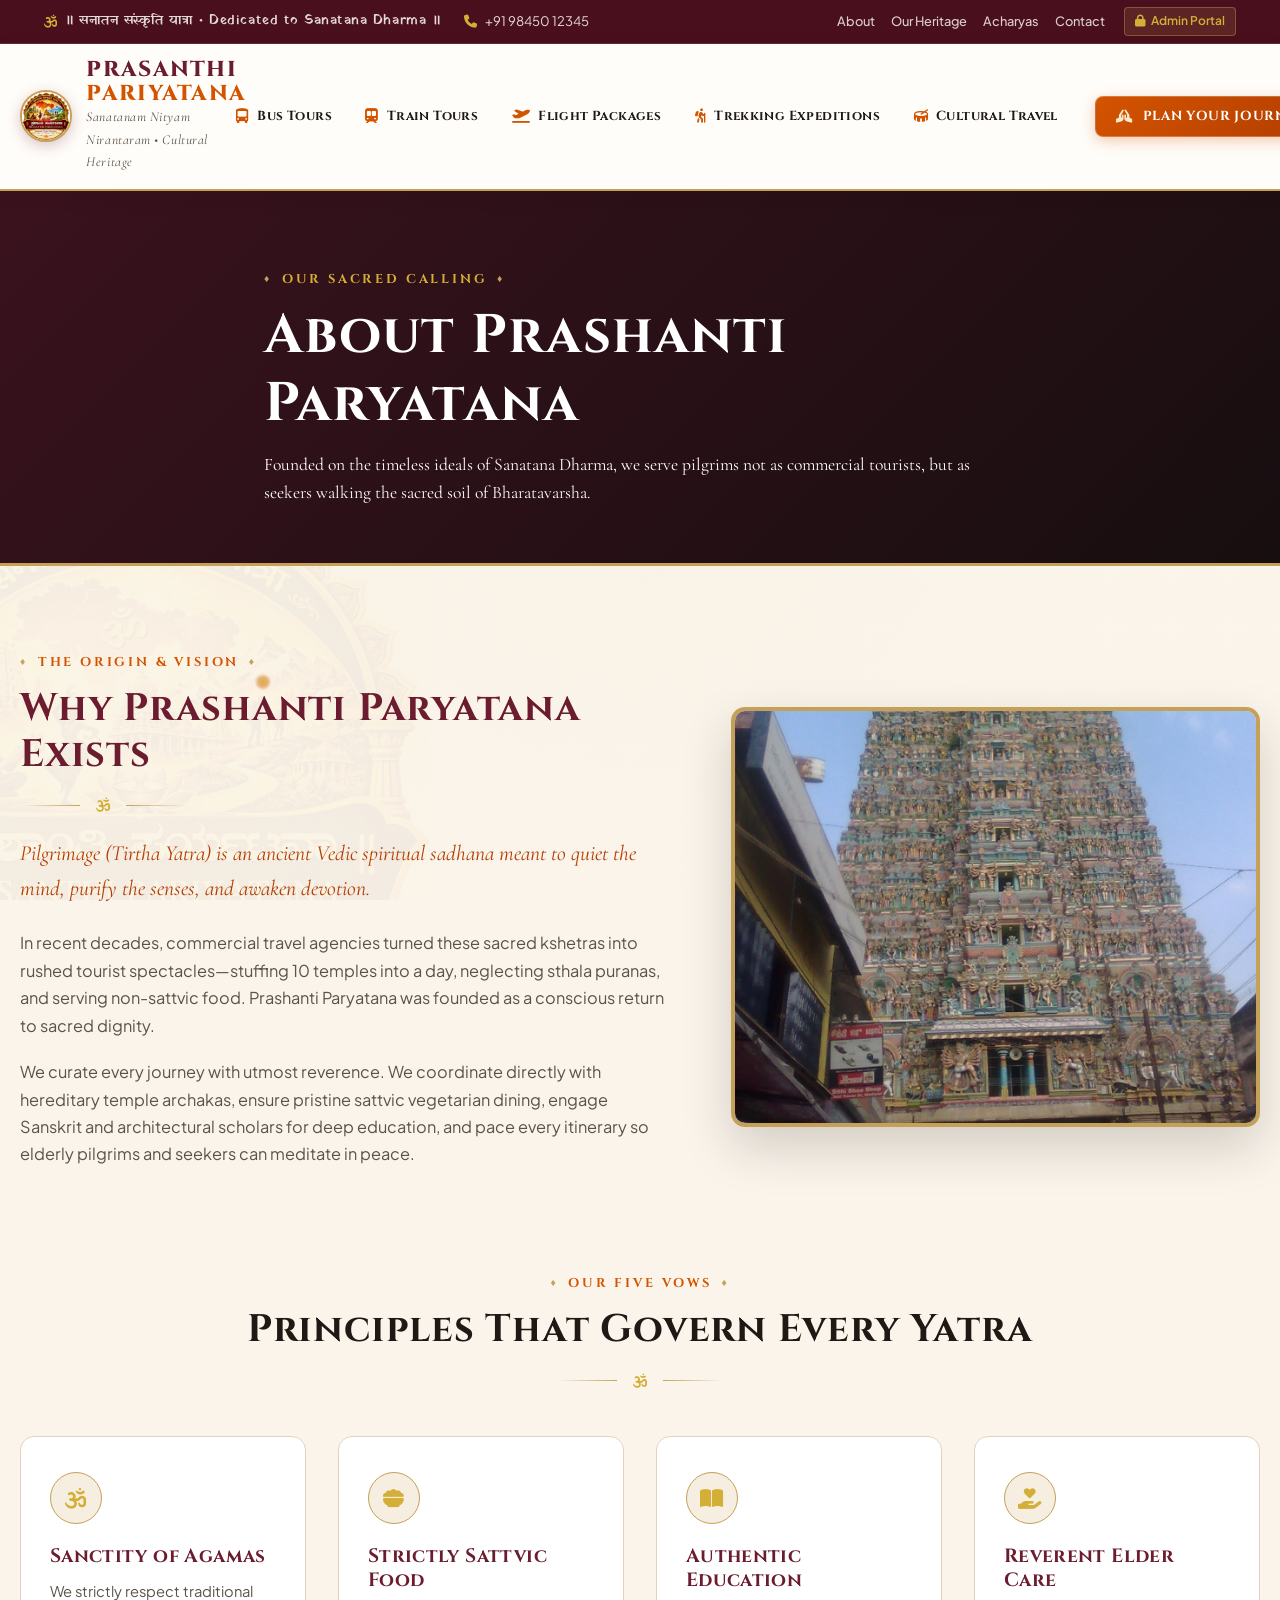
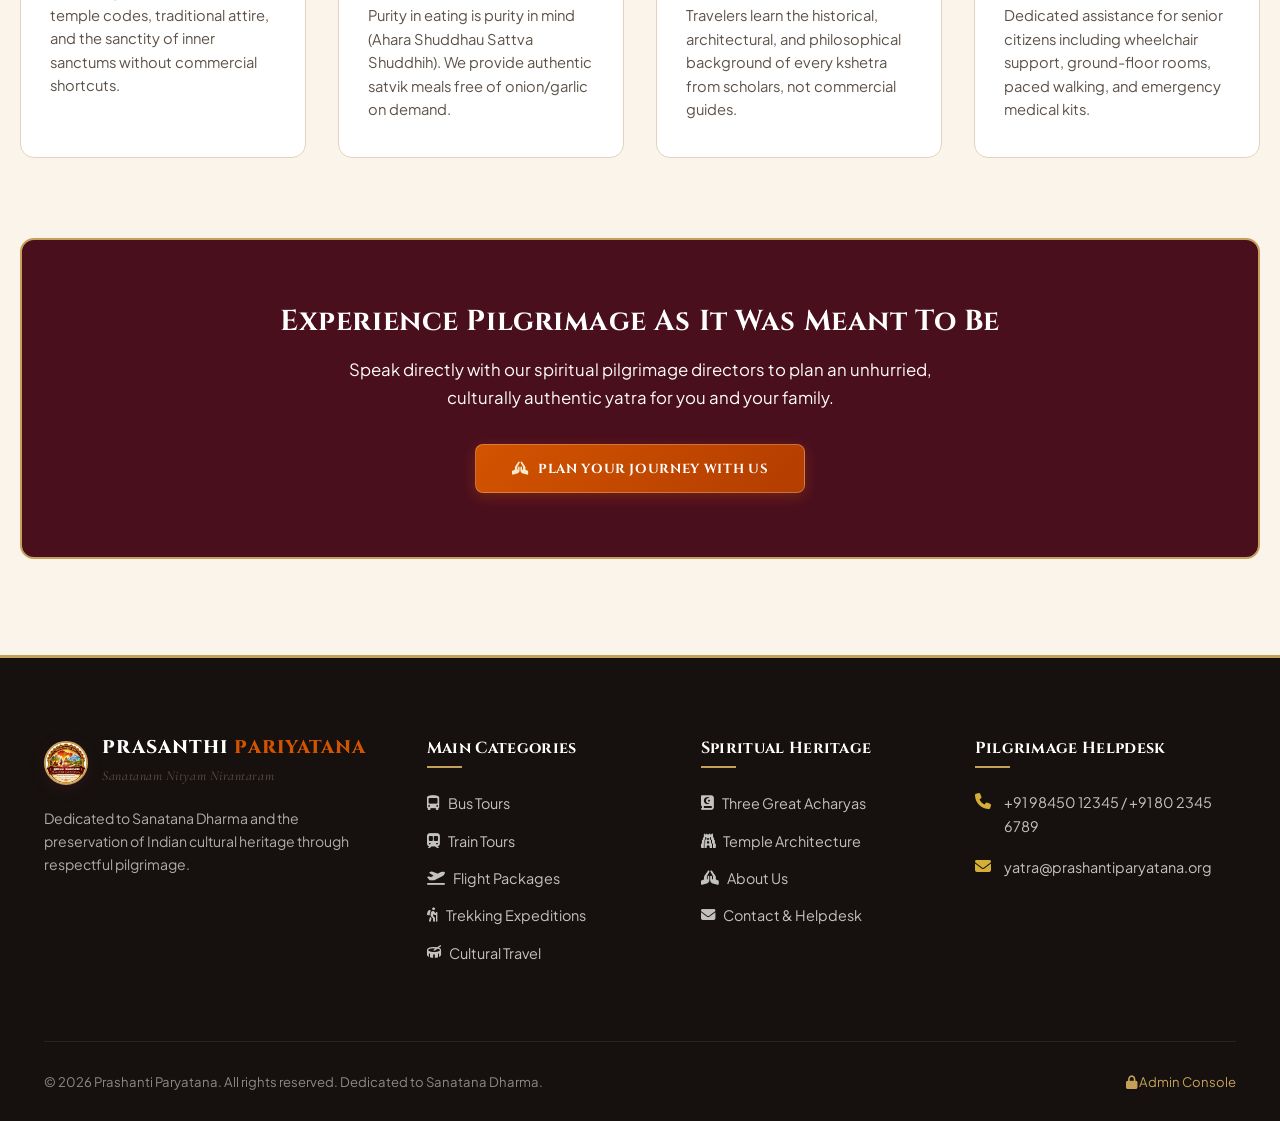
<file: about.html>
<!DOCTYPE html>
<html lang="en">
<head>
  <meta charset="UTF-8" />
  <meta name="viewport" content="width=device-width, initial-scale=1.0" />
  <title>About Us | Prashanti Paryatana</title>
  <meta name="description" content="Learn about Prashanti Paryatana, our sacred dedication to Sanatana Dharma, preserving Vedic heritage, and serving pilgrims with dignity." />

  <link rel="preconnect" href="https://fonts.googleapis.com" />
  <link rel="preconnect" href="https://fonts.gstatic.com" crossorigin />
  <link rel="stylesheet" href="https://cdnjs.cloudflare.com/ajax/libs/font-awesome/6.5.1/css/all.min.css" />

  <link rel="stylesheet" href="css/style.css" />
  <link rel="stylesheet" href="css/components.css" />
</head>
<body data-page="about">

    <!-- ================= WEBSITE LOADING PRELOADER (FROM LOGO) ================= -->
  <div id="sitePreloader" class="site-preloader">
    <div class="preloader-content">
      <div class="preloader-logo-wrap">
        <div class="preloader-mandala-ring"></div>
        <div class="preloader-mandala-ring-outer"></div>
        <img src="assets/logo.png" alt="Prashanti Paryatana" class="preloader-logo" />
      </div>
      <div class="preloader-sanskrit font-sanskrit-style">॥ सनातन संस्कृति यात्रा ॥</div>
      <div class="preloader-title">PRASANTHI PARIYATANA</div>
      <div class="preloader-tagline">Sanatanam Nityam Nirantaram</div>
      <div class="preloader-progress-bar">
        <div class="preloader-progress-fill"></div>
      </div>
    </div>
  </div>

<!-- Top Bar -->
  <div class="top-bar">
    <div class="container top-bar-inner">
      <div class="top-bar-left">
        <div class="top-bar-item">
          <i class="fa-solid fa-om"></i>
          <span class="font-sanskrit-style">॥ सनातन संस्कृति यात्रा • Dedicated to Sanatana Dharma ॥</span>
        </div>
        <div class="top-bar-item">
          <i class="fa-solid fa-phone"></i>
          <a href="tel:+919845012345">+91 98450 12345</a>
        </div>
      </div>
      <div class="top-bar-right">
        <div class="top-bar-links">
          <a href="about.html" class="active">About</a>
          <a href="heritage.html">Our Heritage</a>
          <a href="acharyas.html">Acharyas</a>
          <a href="contact.html">Contact</a>
        </div>
        <a href="admin.html" class="admin-portal-link">
          <i class="fa-solid fa-lock"></i> Admin Portal
        </a>
      </div>
    </div>
  </div>

  <!-- Header -->
  <header class="site-header">
    <div class="container site-header-inner">
            <a href="index.html" class="brand-identity">
        <img src="assets/logo.png" alt="Prashanti Paryatana Logo" class="brand-logo-img" />
        <div class="brand-text-wrap">
          <span class="brand-name font-sanskrit-style">PRASANTHI <span>PARIYATANA</span></span>
          <span class="brand-tagline">Sanatanam Nityam Nirantaram • Cultural Heritage</span>
        </div>
      </a>

      <!-- 5 Prominent Categories -->
      <nav class="categories-nav">
        <a href="bus-tours.html" class="category-link">
          <i class="fa-solid fa-bus-simple"></i>
          <span>Bus Tours</span>
        </a>
        <a href="train-tours.html" class="category-link">
          <i class="fa-solid fa-train-subway"></i>
          <span>Train Tours</span>
        </a>
        <a href="flight-packages.html" class="category-link">
          <i class="fa-solid fa-plane-departure"></i>
          <span>Flight Packages</span>
        </a>
        <a href="trekking-expeditions.html" class="category-link">
          <i class="fa-solid fa-person-hiking"></i>
          <span>Trekking Expeditions</span>
        </a>
        <a href="cultural.html" class="category-link">
          <i class="fa-solid fa-drum"></i>
          <span>Cultural Travel</span>
        </a>
      </nav>

      <div class="nav-actions">
        <button type="button" class="btn-plan-journey" onclick="openEnquiryModal('', 'Custom Pilgrimage Enquiry', 'all')">
          <i class="fa-solid fa-hands-praying"></i>
          <span>Plan Your Journey</span>
        </button>
        <button type="button" class="mobile-nav-toggle" aria-label="Toggle navigation">
          <i class="fa-solid fa-bars-staggered"></i>
        </button>
      </div>
    </div>
  </header>

  <!-- Category Hero -->
  <section class="category-hero" style="background: linear-gradient(135deg, #3A121D 0%, #170E10 100%);">
    <div class="container category-hero-content">
      <span class="section-eyebrow" style="color: var(--color-gold-bright);">Our Sacred Calling</span>
      <h1>About Prashanti Paryatana</h1>
      <p>
        Founded on the timeless ideals of Sanatana Dharma, we serve pilgrims not as commercial tourists, but as seekers walking the sacred soil of Bharatavarsha.
      </p>
    </div>
  </section>

  <!-- Main Content -->
  <main class="container" style="padding: 5rem 0 6rem 0;">
    <div class="intro-grid" style="margin-bottom: 5rem;">
      <div class="intro-text-block">
        <span class="section-eyebrow">The Origin & Vision</span>
        <h2>Why Prashanti Paryatana Exists</h2>
        <div class="decorative-divider" style="margin-left: 0; justify-content: flex-start;">
          <span></span><i class="fa-solid fa-om"></i><span></span>
        </div>
        <p class="intro-lead">
          Pilgrimage (Tirtha Yatra) is an ancient Vedic spiritual sadhana meant to quiet the mind, purify the senses, and awaken devotion.
        </p>
        <p class="intro-paragraph">
          In recent decades, commercial travel agencies turned these sacred kshetras into rushed tourist spectacles—stuffing 10 temples into a day, neglecting sthala puranas, and serving non-sattvic food. Prashanti Paryatana was founded as a conscious return to sacred dignity.
        </p>
        <p class="intro-paragraph">
          We curate every journey with utmost reverence. We coordinate directly with hereditary temple archakas, ensure pristine sattvic vegetarian dining, engage Sanskrit and architectural scholars for deep education, and pace every itinerary so elderly pilgrims and seekers can meditate in peace.
        </p>
      </div>
      <div>
        <img src="assets/temples/meenakshi.jpg" alt="Madurai Meenakshi Amman Sacred Temple Gopuram" style="border-radius: var(--radius-lg); border: 4px solid var(--color-gold); box-shadow: var(--shadow-xl); width: 100%; height: 420px; object-fit: cover;" />
      </div>
    </div>

    <!-- Guiding Principles -->
    <div class="section-header" style="max-width: 800px; margin-bottom: 3rem;">
      <span class="section-eyebrow">Our Five Vows</span>
      <h2>Principles That Govern Every Yatra</h2>
      <div class="decorative-divider">
        <span></span><i class="fa-solid fa-om"></i><span></span>
      </div>
    </div>

    <div class="why-us-grid" style="margin-bottom: 5rem;">
      <div class="why-us-card" style="background: #fff; color: var(--text-primary); border-color: var(--color-sandalwood-border);">
        <div class="why-us-icon"><i class="fa-solid fa-om"></i></div>
        <h3 style="color: var(--color-maroon);">Sanctity of Agamas</h3>
        <p style="color: var(--text-secondary);">We strictly respect traditional temple codes, traditional attire, and the sanctity of inner sanctums without commercial shortcuts.</p>
      </div>

      <div class="why-us-card" style="background: #fff; color: var(--text-primary); border-color: var(--color-sandalwood-border);">
        <div class="why-us-icon"><i class="fa-solid fa-bowl-food"></i></div>
        <h3 style="color: var(--color-maroon);">Strictly Sattvic Food</h3>
        <p style="color: var(--text-secondary);">Purity in eating is purity in mind (Ahara Shuddhau Sattva Shuddhih). We provide authentic satvik meals free of onion/garlic on demand.</p>
      </div>

      <div class="why-us-card" style="background: #fff; color: var(--text-primary); border-color: var(--color-sandalwood-border);">
        <div class="why-us-icon"><i class="fa-solid fa-book-open"></i></div>
        <h3 style="color: var(--color-maroon);">Authentic Education</h3>
        <p style="color: var(--text-secondary);">Travelers learn the historical, architectural, and philosophical background of every kshetra from scholars, not commercial guides.</p>
      </div>

      <div class="why-us-card" style="background: #fff; color: var(--text-primary); border-color: var(--color-sandalwood-border);">
        <div class="why-us-icon"><i class="fa-solid fa-hand-holding-heart"></i></div>
        <h3 style="color: var(--color-maroon);">Reverent Elder Care</h3>
        <p style="color: var(--text-secondary);">Dedicated assistance for senior citizens including wheelchair support, ground-floor rooms, paced walking, and emergency medical kits.</p>
      </div>
    </div>

    <div style="text-align: center; background: var(--color-maroon-deep); color: #fff; padding: 4rem 2rem; border-radius: var(--radius-lg); border: 2px solid var(--color-gold);">
      <h3 style="color: #fff; font-size: 1.8rem; margin-bottom: 1rem;">Experience Pilgrimage As It Was Meant To Be</h3>
      <p style="color: var(--color-sandalwood-light); max-width: 650px; margin: 0 auto 2rem auto; font-size: 1.05rem;">
        Speak directly with our spiritual pilgrimage directors to plan an unhurried, culturally authentic yatra for you and your family.
      </p>
      <button type="button" class="btn-plan-journey" onclick="openEnquiryModal('', 'Custom Yatra Consultation', 'all')" style="padding: 0.9rem 2.2rem;">
        <i class="fa-solid fa-hands-praying"></i> Plan Your Journey With Us
      </button>
    </div>
  </main>

  <!-- Footer -->
  <footer class="site-footer">
    <div class="container">
      <div class="footer-top-grid">
        <div class="footer-col footer-brand-col">
                    <div class="brand-identity" style="margin-bottom: 1rem;">
            <img src="assets/logo.png" alt="Prashanti Paryatana Logo" class="brand-logo-img" style="width: 44px; height: 44px;" />
            <div class="brand-text-wrap">
              <span class="brand-name font-sanskrit-style" style="font-size: 1.15rem; color:#fff;">PRASANTHI <span>PARIYATANA</span></span>
              <span class="brand-tagline">Sanatanam Nityam Nirantaram</span>
            </div>
          </div>
          <p>Dedicated to Sanatana Dharma and the preservation of Indian cultural heritage through respectful pilgrimage.</p>
        </div>
        <div class="footer-col">
          <h4>Main Categories</h4>
          <ul class="footer-links-list">
            <li><a href="bus-tours.html"><i class="fa-solid fa-bus-simple"></i> Bus Tours</a></li>
            <li><a href="train-tours.html"><i class="fa-solid fa-train-subway"></i> Train Tours</a></li>
            <li><a href="flight-packages.html"><i class="fa-solid fa-plane-departure"></i> Flight Packages</a></li>
            <li><a href="trekking-expeditions.html"><i class="fa-solid fa-person-hiking"></i> Trekking Expeditions</a></li>
            <li><a href="cultural.html"><i class="fa-solid fa-drum"></i> Cultural Travel</a></li>
          </ul>
        </div>
        <div class="footer-col">
          <h4>Spiritual Heritage</h4>
          <ul class="footer-links-list">
            <li><a href="acharyas.html"><i class="fa-solid fa-book-quran"></i> Three Great Acharyas</a></li>
            <li><a href="heritage.html"><i class="fa-solid fa-gopuram"></i> Temple Architecture</a></li>
            <li><a href="about.html"><i class="fa-solid fa-hands-praying"></i> About Us</a></li>
            <li><a href="contact.html"><i class="fa-solid fa-envelope"></i> Contact & Helpdesk</a></li>
          </ul>
        </div>
        <div class="footer-col">
          <h4>Pilgrimage Helpdesk</h4>
          <div class="footer-contact-item">
            <i class="fa-solid fa-phone"></i>
            <div>+91 98450 12345 / +91 80 2345 6789</div>
          </div>
          <div class="footer-contact-item">
            <i class="fa-solid fa-envelope"></i>
            <div>yatra@prashantiparyatana.org</div>
          </div>
        </div>
      </div>
      <div class="footer-bottom">
        <div class="footer-bottom-inner">
          <p>© 2026 Prashanti Paryatana. All rights reserved. Dedicated to Sanatana Dharma.</p>
          <a href="admin.html" style="color: var(--color-gold);"><i class="fa-solid fa-lock"></i> Admin Console</a>
        </div>
      </div>
    </div>
  </footer>

  <!-- Modal & Mobile Drawer -->
  <div id="enquiryModal" class="modal-backdrop">
    <div class="modal-dialog">
      <div class="modal-header">
        <h3><i class="fa-solid fa-hands-praying" style="color: var(--color-gold-bright); margin-right: 0.5rem;"></i> Plan Your Sacred Journey</h3>
        <button type="button" class="modal-close-btn">&times;</button>
      </div>
      <div class="modal-body">
        <div id="enquiryFormContainer">
          <form id="enquiryForm">
            <div class="form-grid-2">
              <div class="form-group">
                <label class="form-label">Full Name <span class="req">*</span></label>
                <input type="text" name="fullName" class="form-control" required />
              </div>
              <div class="form-group">
                <label class="form-label">Email Address <span class="req">*</span></label>
                <input type="email" name="email" class="form-control" required />
              </div>
            </div>
            <div class="form-grid-2">
              <div class="form-group">
                <label class="form-label">Mobile Number <span class="req">*</span></label>
                <input type="tel" name="phone" class="form-control" required />
              </div>
              <div class="form-group">
                <label class="form-label">Starting Location</label>
                <input type="text" name="startingLocation" class="form-control" />
              </div>
            </div>
            <div class="form-grid-2">
              <div class="form-group">
                <label class="form-label">Category</label>
                <select name="category" id="enqCategorySelect" class="form-control">
                  <option value="all">Any Category</option>
                  <option value="bus">Bus Tours</option>
                  <option value="train">Train Tours</option>
                  <option value="flight">Flight Packages</option>
                  <option value="trekking">Trekking Expeditions</option>
                  <option value="cultural">Cultural Travel</option>
                </select>
              </div>
              <div class="form-group">
                <label class="form-label">Preferred Package</label>
                <select name="preferredPackage" id="enqPackageSelect" class="form-control"></select>
              </div>
            </div>
            <div class="form-grid-2">
              <div class="form-group">
                <label class="form-label">Departure Date <span class="req">*</span></label>
                <input type="date" name="departureDate" class="form-control" required />
              </div>
              <div class="form-group">
                <label class="form-label">Travellers <span class="req">*</span></label>
                <input type="number" name="travellers" min="1" max="40" class="form-control" value="2" required />
              </div>
            </div>
            <div class="form-group">
              <label class="form-label">Special Requirements</label>
              <textarea name="requirements" class="form-control"></textarea>
            </div>
            <button type="submit" class="form-submit-btn">
              <i class="fa-solid fa-paper-plane"></i> Submit Travel Enquiry
            </button>
          </form>
        </div>
        <div id="enquiryConfirmationContainer" class="enquiry-confirmation" style="display: none;">
          <div class="confirmation-badge-icon"><i class="fa-solid fa-check"></i></div>
          <h3 style="color: var(--color-maroon);">Enquiry Registered!</h3>
          <div class="reference-display-box">
            <div id="confirmationRefCode" class="reference-code">PP-2026-YTR-0000</div>
          </div>
          <button type="button" class="btn-quick-enquire" onclick="closeEnquiryModal()">Close</button>
        </div>
      </div>
    </div>
  </div>

  <!-- Mobile Drawer -->
  <div class="mobile-drawer">
    <div class="mobile-drawer-content">
      <div class="mobile-drawer-header">
        <span class="brand-name" style="font-size: 1.1rem;">Prashanti <span>Paryatana</span></span>
        <button type="button" class="mobile-drawer-close" style="background:none; border:none; font-size: 1.4rem;">&times;</button>
      </div>
      <div class="mobile-drawer-links">
        <a href="bus-tours.html" class="mobile-nav-item"><i class="fa-solid fa-bus-simple"></i> Bus Tours</a>
        <a href="train-tours.html" class="mobile-nav-item"><i class="fa-solid fa-train-subway"></i> Train Tours</a>
        <a href="flight-packages.html" class="mobile-nav-item"><i class="fa-solid fa-plane-departure"></i> Flight Packages</a>
        <a href="trekking-expeditions.html" class="mobile-nav-item"><i class="fa-solid fa-person-hiking"></i> Trekking Expeditions</a>
        <a href="cultural.html" class="mobile-nav-item"><i class="fa-solid fa-drum"></i> Cultural Travel</a>
        <a href="index.html" class="mobile-nav-item"><i class="fa-solid fa-house"></i> Home</a>
      </div>
    </div>
  </div>

  <script src="js/data.js"></script>
  <script src="js/app.js"></script>
</body>
</html>
</file>
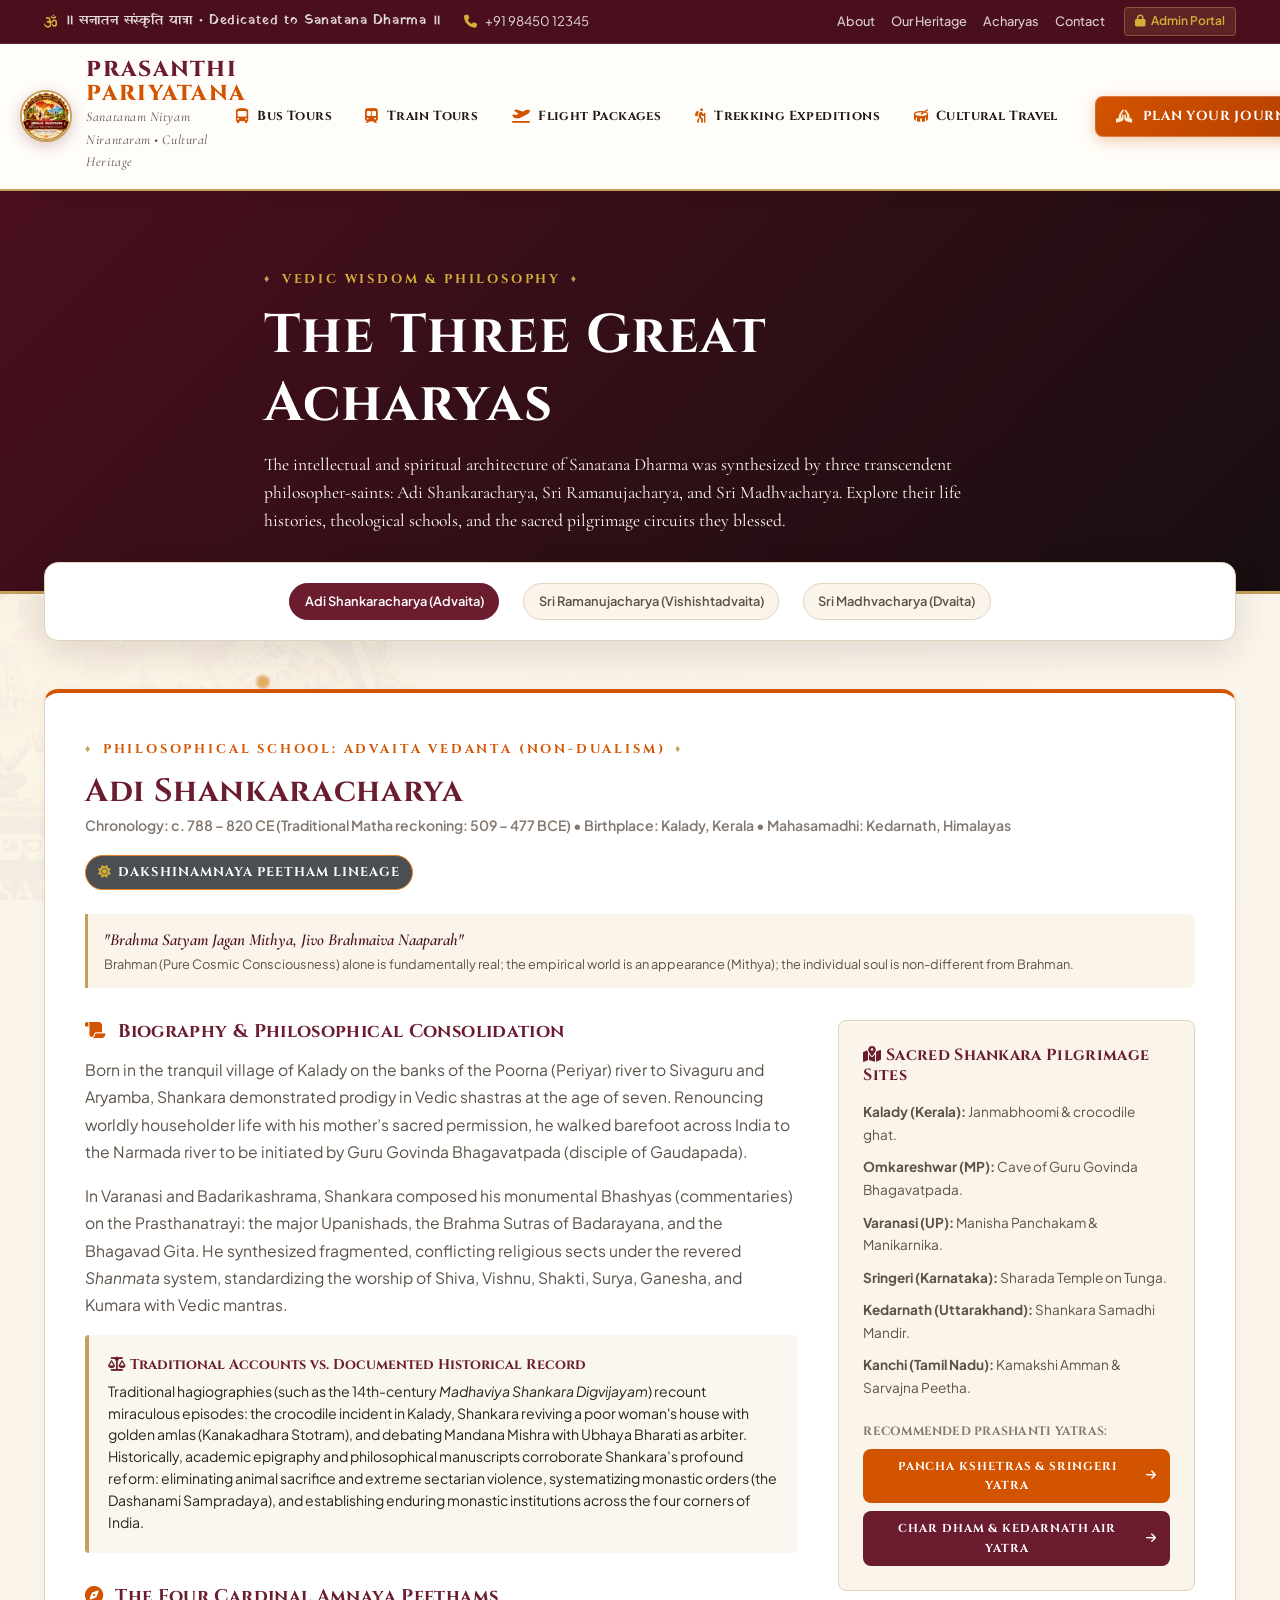
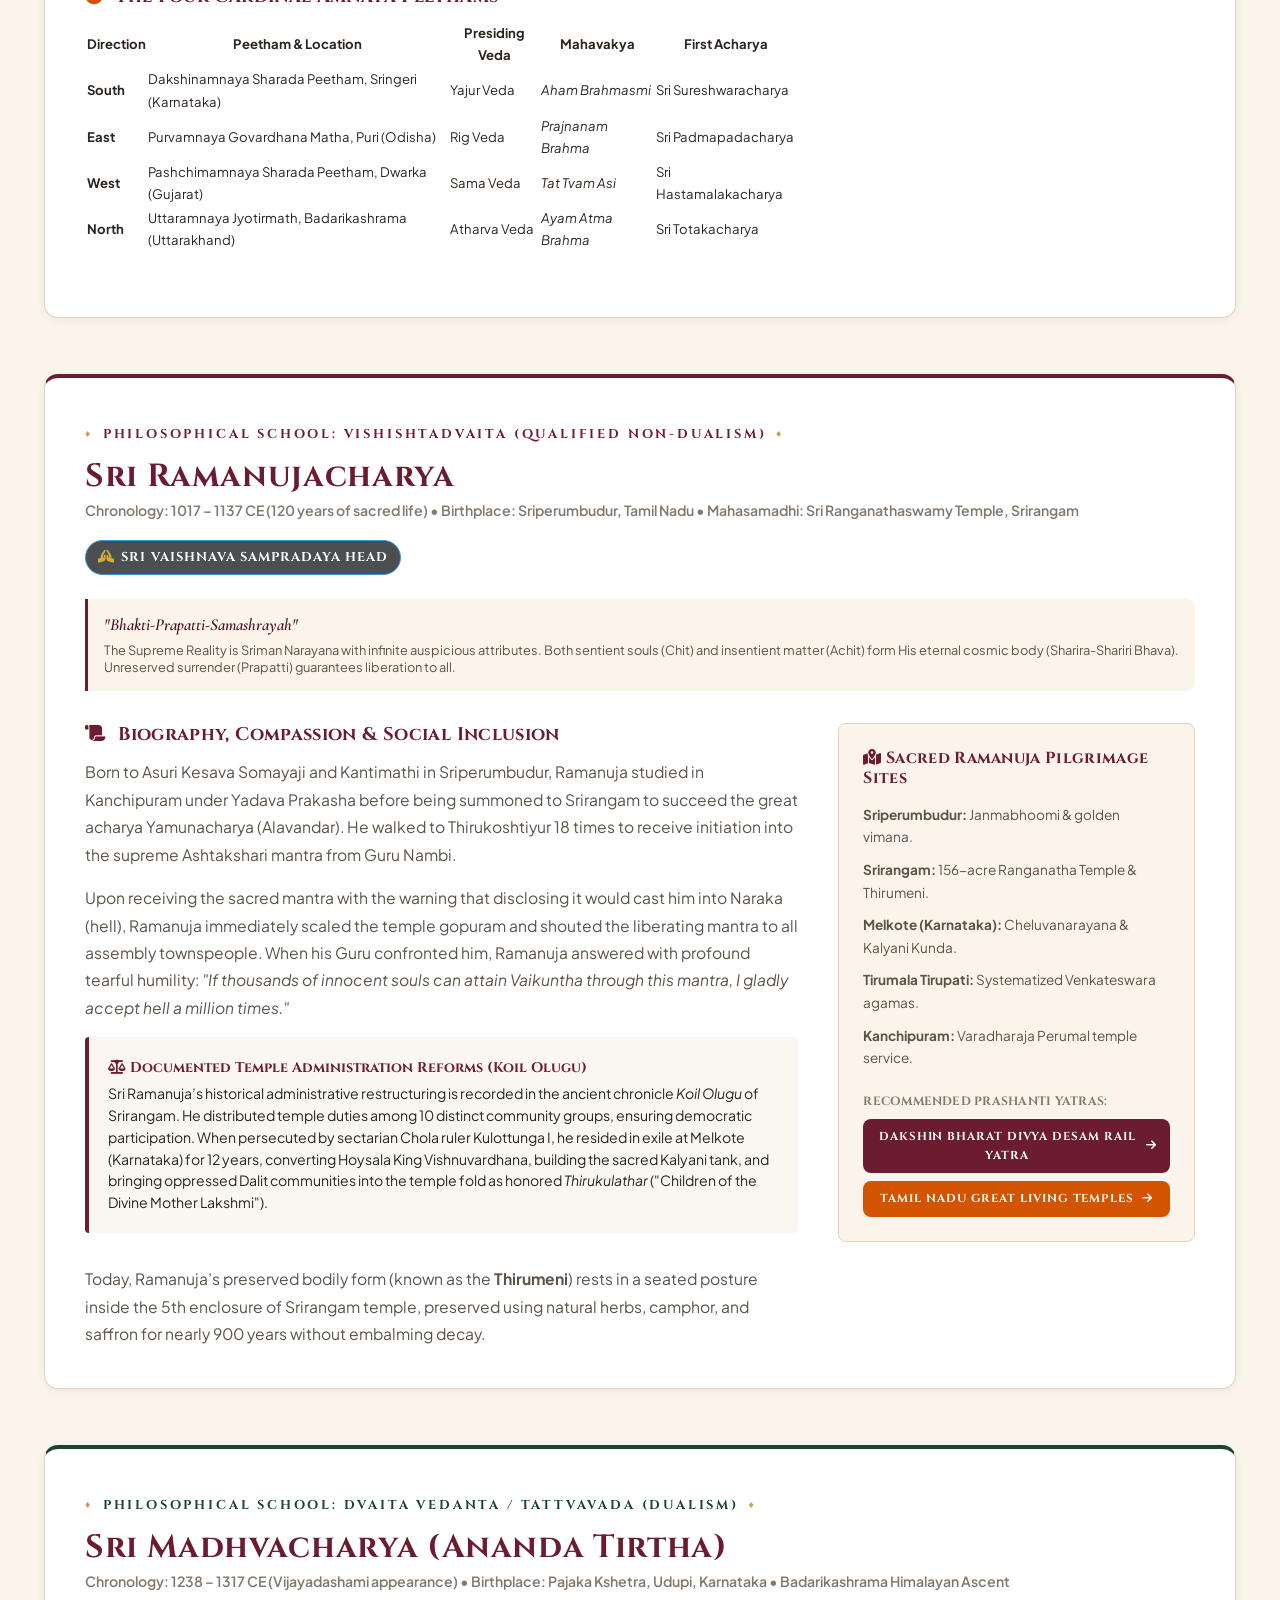
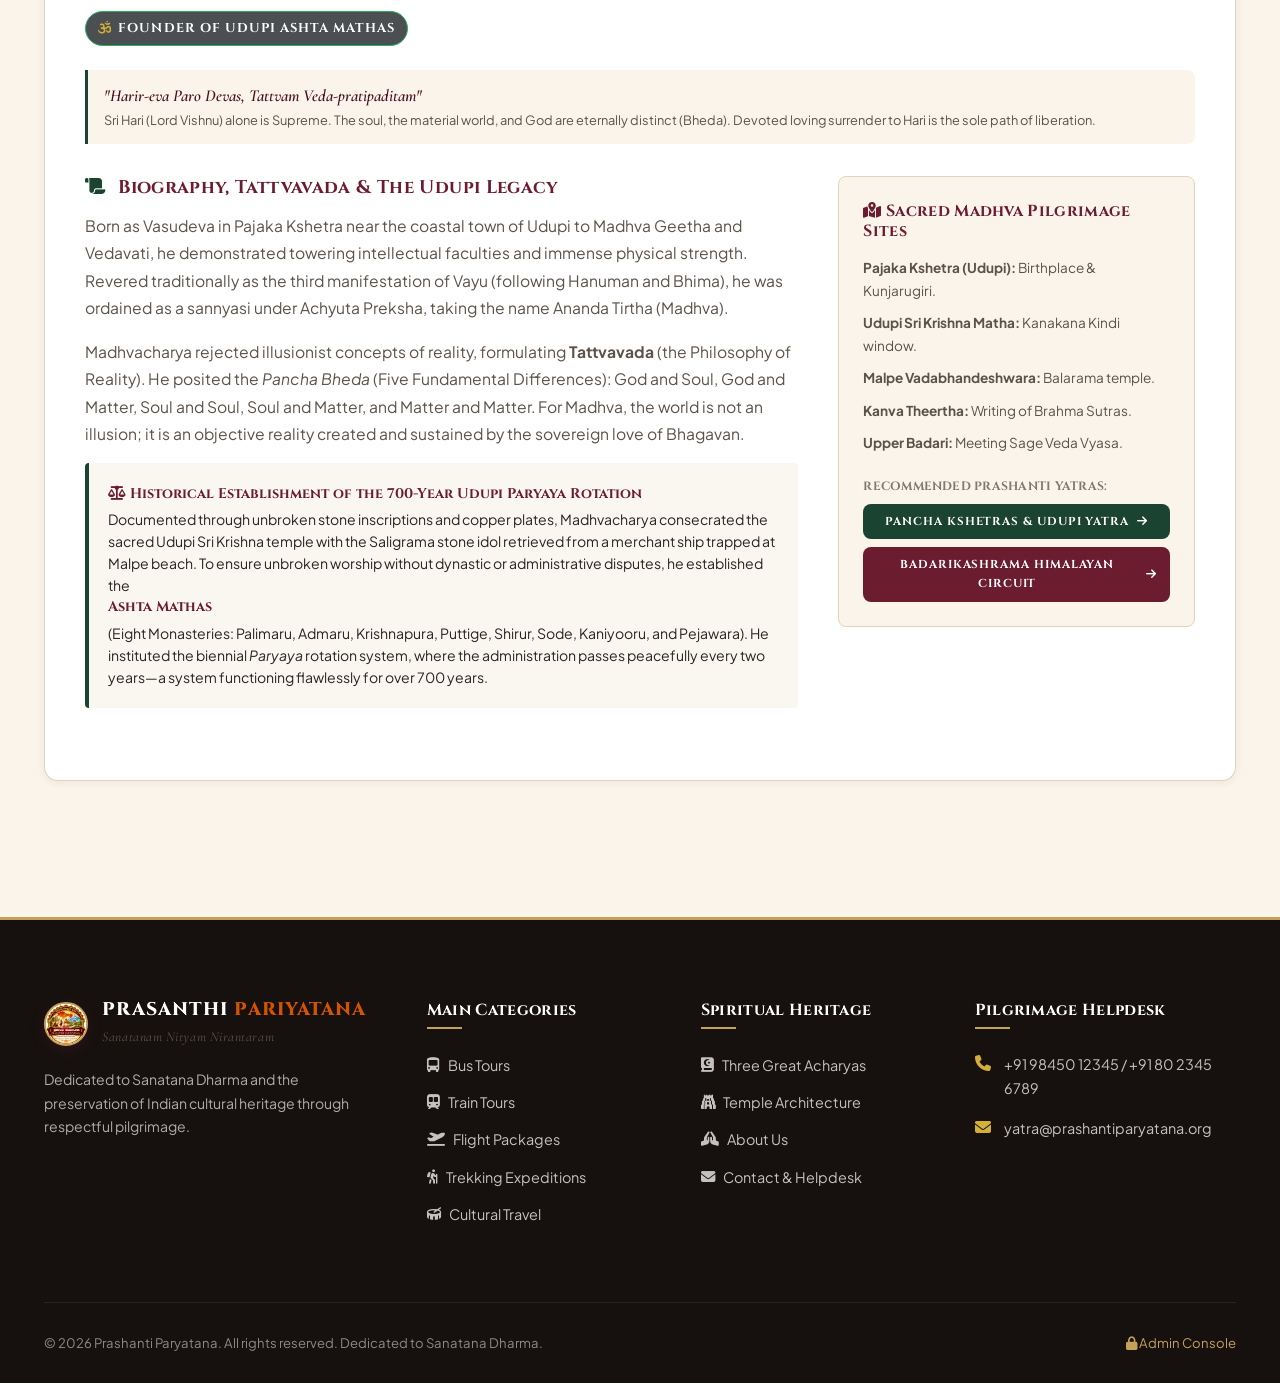
<file: acharyas.html>
<!DOCTYPE html>
<html lang="en">
<head>
  <meta charset="UTF-8" />
  <meta name="viewport" content="width=device-width, initial-scale=1.0" />
  <title>The Three Great Acharyas | Prashanti Paryatana</title>
  <meta name="description" content="Explore the philosophical systems, historical lives, and sacred pilgrimage routes of Adi Shankaracharya, Sri Ramanujacharya, and Sri Madhvacharya." />

  <link rel="preconnect" href="https://fonts.googleapis.com" />
  <link rel="preconnect" href="https://fonts.gstatic.com" crossorigin />
  <link rel="stylesheet" href="https://cdnjs.cloudflare.com/ajax/libs/font-awesome/6.5.1/css/all.min.css" />

  <link rel="stylesheet" href="css/style.css" />
  <link rel="stylesheet" href="css/components.css" />
</head>
<body data-page="acharyas">

    <!-- ================= WEBSITE LOADING PRELOADER (FROM LOGO) ================= -->
  <div id="sitePreloader" class="site-preloader">
    <div class="preloader-content">
      <div class="preloader-logo-wrap">
        <div class="preloader-mandala-ring"></div>
        <div class="preloader-mandala-ring-outer"></div>
        <img src="assets/logo.png" alt="Prashanti Paryatana" class="preloader-logo" />
      </div>
      <div class="preloader-sanskrit font-sanskrit-style">॥ सनातन संस्कृति यात्रा ॥</div>
      <div class="preloader-title">PRASANTHI PARIYATANA</div>
      <div class="preloader-tagline">Sanatanam Nityam Nirantaram</div>
      <div class="preloader-progress-bar">
        <div class="preloader-progress-fill"></div>
      </div>
    </div>
  </div>

<!-- Top Bar -->
  <div class="top-bar">
    <div class="container top-bar-inner">
      <div class="top-bar-left">
        <div class="top-bar-item">
          <i class="fa-solid fa-om"></i>
          <span class="font-sanskrit-style">॥ सनातन संस्कृति यात्रा • Dedicated to Sanatana Dharma ॥</span>
        </div>
        <div class="top-bar-item">
          <i class="fa-solid fa-phone"></i>
          <a href="tel:+919845012345">+91 98450 12345</a>
        </div>
      </div>
      <div class="top-bar-right">
        <div class="top-bar-links">
          <a href="about.html">About</a>
          <a href="heritage.html">Our Heritage</a>
          <a href="acharyas.html" class="active">Acharyas</a>
          <a href="contact.html">Contact</a>
        </div>
        <a href="admin.html" class="admin-portal-link">
          <i class="fa-solid fa-lock"></i> Admin Portal
        </a>
      </div>
    </div>
  </div>

  <!-- Header -->
  <header class="site-header">
    <div class="container site-header-inner">
            <a href="index.html" class="brand-identity">
        <img src="assets/logo.png" alt="Prashanti Paryatana Logo" class="brand-logo-img" />
        <div class="brand-text-wrap">
          <span class="brand-name font-sanskrit-style">PRASANTHI <span>PARIYATANA</span></span>
          <span class="brand-tagline">Sanatanam Nityam Nirantaram • Cultural Heritage</span>
        </div>
      </a>

      <!-- 5 Prominent Categories -->
      <nav class="categories-nav">
        <a href="bus-tours.html" class="category-link">
          <i class="fa-solid fa-bus-simple"></i>
          <span>Bus Tours</span>
        </a>
        <a href="train-tours.html" class="category-link">
          <i class="fa-solid fa-train-subway"></i>
          <span>Train Tours</span>
        </a>
        <a href="flight-packages.html" class="category-link">
          <i class="fa-solid fa-plane-departure"></i>
          <span>Flight Packages</span>
        </a>
        <a href="trekking-expeditions.html" class="category-link">
          <i class="fa-solid fa-person-hiking"></i>
          <span>Trekking Expeditions</span>
        </a>
        <a href="cultural.html" class="category-link">
          <i class="fa-solid fa-drum"></i>
          <span>Cultural Travel</span>
        </a>
      </nav>

      <div class="nav-actions">
        <button type="button" class="btn-plan-journey" onclick="openEnquiryModal('', 'Acharya Heritage Pilgrimage', 'all')">
          <i class="fa-solid fa-hands-praying"></i>
          <span>Plan Your Journey</span>
        </button>
        <button type="button" class="mobile-nav-toggle" aria-label="Toggle navigation">
          <i class="fa-solid fa-bars-staggered"></i>
        </button>
      </div>
    </div>
  </header>

  <!-- Hero Section -->
  <section class="category-hero" style="background: linear-gradient(135deg, var(--color-maroon-deep) 0%, #170E10 100%);">
    <div class="container category-hero-content">
      <span class="section-eyebrow" style="color: var(--color-gold-bright);">Vedic Wisdom & Philosophy</span>
      <h1>The Three Great Acharyas</h1>
      <p>
        The intellectual and spiritual architecture of Sanatana Dharma was synthesized by three transcendent philosopher-saints: Adi Shankaracharya, Sri Ramanujacharya, and Sri Madhvacharya. Explore their life histories, theological schools, and the sacred pilgrimage circuits they blessed.
      </p>
    </div>
  </section>

  <!-- Navigation Anchors -->
  <div class="container filter-bar-wrap">
    <div class="filter-bar" style="justify-content: center; gap: 1.5rem;">
      <a href="#adi-shankara" class="filter-pill active">Adi Shankaracharya (Advaita)</a>
      <a href="#ramanujacharya" class="filter-pill">Sri Ramanujacharya (Vishishtadvaita)</a>
      <a href="#madhvacharya" class="filter-pill">Sri Madhvacharya (Dvaita)</a>
    </div>
  </div>

  <!-- Main Content: The Three Acharyas In-Depth -->
  <main class="container" style="padding-bottom: 6rem;">

    <!-- ================= 1. ADI SHANKARACHARYA ================= -->
    <article id="adi-shankara" class="detail-section-block" style="border-top: 4px solid var(--color-saffron);">
      <div style="display: flex; justify-content: space-between; align-items: flex-start; flex-wrap: wrap; gap: 1rem; margin-bottom: 1.5rem;">
        <div>
          <span class="section-eyebrow">Philosophical School: Advaita Vedanta (Non-Dualism)</span>
          <h2 style="color: var(--color-maroon); font-size: 2rem;">Adi Shankaracharya</h2>
          <span style="font-size: 0.88rem; color: var(--text-muted); font-weight: 600;">
            Chronology: c. 788 – 820 CE (Traditional Matha reckoning: 509 – 477 BCE) • Birthplace: Kalady, Kerala • Mahasamadhi: Kedarnath, Himalayas
          </span>
        </div>
        <span class="package-card-badge cat-bus" style="position: static; font-size: 0.8rem;">
          <i class="fa-solid fa-sun"></i> Dakshinamnaya Peetham Lineage
        </span>
      </div>

      <div class="acharya-quote-box" style="margin: 1.5rem 0;">
        <div class="acharya-quote">"Brahma Satyam Jagan Mithya, Jivo Brahmaiva Naaparah"</div>
        <div class="acharya-trans">Brahman (Pure Cosmic Consciousness) alone is fundamentally real; the empirical world is an appearance (Mithya); the individual soul is non-different from Brahman.</div>
      </div>

      <div class="detail-grid" style="grid-template-columns: 2fr 1fr; gap: 2.5rem; margin-top: 2rem;">
        <div>
          <h4 style="color: var(--color-maroon); margin-bottom: 0.8rem; font-size: 1.15rem;">
            <i class="fa-solid fa-scroll" style="color: var(--color-saffron); margin-right: 0.4rem;"></i> Biography & Philosophical Consolidation
          </h4>
          <p class="detail-body-text" style="margin-bottom: 1rem;">
            Born in the tranquil village of Kalady on the banks of the Poorna (Periyar) river to Sivaguru and Aryamba, Shankara demonstrated prodigy in Vedic shastras at the age of seven. Renouncing worldly householder life with his mother’s sacred permission, he walked barefoot across India to the Narmada river to be initiated by Guru Govinda Bhagavatpada (disciple of Gaudapada).
          </p>
          <p class="detail-body-text" style="margin-bottom: 1rem;">
            In Varanasi and Badarikashrama, Shankara composed his monumental Bhashyas (commentaries) on the Prasthanatrayi: the major Upanishads, the Brahma Sutras of Badarayana, and the Bhagavad Gita. He synthesized fragmented, conflicting religious sects under the revered <em>Shanmata</em> system, standardizing the worship of Shiva, Vishnu, Shakti, Surya, Ganesha, and Kumara with Vedic mantras.
          </p>

          <!-- Historical Distinction Note -->
          <div class="artist-disclaimer-notice" style="border-left-color: var(--color-gold); background: #FAF7F0;">
            <strong><i class="fa-solid fa-scale-balanced"></i> Traditional Accounts vs. Documented Historical Record</strong>
            Traditional hagiographies (such as the 14th-century <em>Madhaviya Shankara Digvijayam</em>) recount miraculous episodes: the crocodile incident in Kalady, Shankara reviving a poor woman's house with golden amlas (Kanakadhara Stotram), and debating Mandana Mishra with Ubhaya Bharati as arbiter. Historically, academic epigraphy and philosophical manuscripts corroborate Shankara’s profound reform: eliminating animal sacrifice and extreme sectarian violence, systematizing monastic orders (the Dashanami Sampradaya), and establishing enduring monastic institutions across the four corners of India.
          </div>

          <h4 style="color: var(--color-maroon); margin: 1.5rem 0 0.8rem 0; font-size: 1.15rem;">
            <i class="fa-solid fa-compass" style="color: var(--color-saffron); margin-right: 0.4rem;"></i> The Four Cardinal Amnaya Peethams
          </h4>
          <div style="overflow-x: auto;">
            <table class="admin-table" style="font-size: 0.82rem; margin-bottom: 1.5rem;">
              <thead>
                <tr>
                  <th>Direction</th>
                  <th>Peetham & Location</th>
                  <th>Presiding Veda</th>
                  <th>Mahavakya</th>
                  <th>First Acharya</th>
                </tr>
              </thead>
              <tbody>
                <tr>
                  <td><strong>South</strong></td>
                  <td>Dakshinamnaya Sharada Peetham, Sringeri (Karnataka)</td>
                  <td>Yajur Veda</td>
                  <td><em>Aham Brahmasmi</em></td>
                  <td>Sri Sureshwaracharya</td>
                </tr>
                <tr>
                  <td><strong>East</strong></td>
                  <td>Purvamnaya Govardhana Matha, Puri (Odisha)</td>
                  <td>Rig Veda</td>
                  <td><em>Prajnanam Brahma</em></td>
                  <td>Sri Padmapadacharya</td>
                </tr>
                <tr>
                  <td><strong>West</strong></td>
                  <td>Pashchimamnaya Sharada Peetham, Dwarka (Gujarat)</td>
                  <td>Sama Veda</td>
                  <td><em>Tat Tvam Asi</em></td>
                  <td>Sri Hastamalakacharya</td>
                </tr>
                <tr>
                  <td><strong>North</strong></td>
                  <td>Uttaramnaya Jyotirmath, Badarikashrama (Uttarakhand)</td>
                  <td>Atharva Veda</td>
                  <td><em>Ayam Atma Brahma</em></td>
                  <td>Sri Totakacharya</td>
                </tr>
              </tbody>
            </table>
          </div>
        </div>

        <div>
          <div style="background: var(--color-sandalwood); padding: 1.5rem; border-radius: var(--radius-md); border: 1px solid var(--color-sandalwood-border);">
            <h4 style="font-size: 1rem; color: var(--color-maroon); margin-bottom: 1rem;">
              <i class="fa-solid fa-map-location-dot"></i> Sacred Shankara Pilgrimage Sites
            </h4>
            <ul style="display: flex; flex-direction: column; gap: 0.6rem; font-size: 0.85rem; color: var(--text-secondary); margin-bottom: 1.5rem;">
              <li><strong>Kalady (Kerala):</strong> Janmabhoomi & crocodile ghat.</li>
              <li><strong>Omkareshwar (MP):</strong> Cave of Guru Govinda Bhagavatpada.</li>
              <li><strong>Varanasi (UP):</strong> Manisha Panchakam & Manikarnika.</li>
              <li><strong>Sringeri (Karnataka):</strong> Sharada Temple on Tunga.</li>
              <li><strong>Kedarnath (Uttarakhand):</strong> Shankara Samadhi Mandir.</li>
              <li><strong>Kanchi (Tamil Nadu):</strong> Kamakshi Amman & Sarvajna Peetha.</li>
            </ul>

            <h5 style="font-family: var(--font-heading); font-size: 0.75rem; text-transform: uppercase; color: var(--text-muted); margin-bottom: 0.6rem;">
              Recommended Prashanti Yatras:
            </h5>
            <div style="display: flex; flex-direction: column; gap: 0.5rem;">
              <a href="package-detail.html?id=bus-sringeri-udupi" class="btn-explore" style="font-size: 0.72rem; padding: 0.5rem 0.8rem; background: var(--color-saffron);">
                <span>Pancha Kshetras & Sringeri Yatra</span> <i class="fa-solid fa-arrow-right"></i>
              </a>
              <a href="package-detail.html?id=flight-char-dham-himalaya" class="btn-explore" style="font-size: 0.72rem; padding: 0.5rem 0.8rem; background: var(--color-maroon);">
                <span>Char Dham & Kedarnath Air Yatra</span> <i class="fa-solid fa-arrow-right"></i>
              </a>
            </div>
          </div>
        </div>
      </div>
    </article>

    <!-- ================= 2. SRI RAMANUJACHARYA ================= -->
    <article id="ramanujacharya" class="detail-section-block" style="border-top: 4px solid var(--color-maroon); margin-top: 3.5rem;">
      <div style="display: flex; justify-content: space-between; align-items: flex-start; flex-wrap: wrap; gap: 1rem; margin-bottom: 1.5rem;">
        <div>
          <span class="section-eyebrow" style="color: var(--color-maroon);">Philosophical School: Vishishtadvaita (Qualified Non-Dualism)</span>
          <h2 style="color: var(--color-maroon); font-size: 2rem;">Sri Ramanujacharya</h2>
          <span style="font-size: 0.88rem; color: var(--text-muted); font-weight: 600;">
            Chronology: 1017 – 1137 CE (120 years of sacred life) • Birthplace: Sriperumbudur, Tamil Nadu • Mahasamadhi: Sri Ranganathaswamy Temple, Srirangam
          </span>
        </div>
        <span class="package-card-badge cat-train" style="position: static; font-size: 0.8rem;">
          <i class="fa-solid fa-hands-praying"></i> Sri Vaishnava Sampradaya Head
        </span>
      </div>

      <div class="acharya-quote-box" style="margin: 1.5rem 0; border-left-color: var(--color-maroon);">
        <div class="acharya-quote">"Bhakti-Prapatti-Samashrayah"</div>
        <div class="acharya-trans">The Supreme Reality is Sriman Narayana with infinite auspicious attributes. Both sentient souls (Chit) and insentient matter (Achit) form His eternal cosmic body (Sharira-Shariri Bhava). Unreserved surrender (Prapatti) guarantees liberation to all.</div>
      </div>

      <div class="detail-grid" style="grid-template-columns: 2fr 1fr; gap: 2.5rem; margin-top: 2rem;">
        <div>
          <h4 style="color: var(--color-maroon); margin-bottom: 0.8rem; font-size: 1.15rem;">
            <i class="fa-solid fa-scroll" style="color: var(--color-maroon); margin-right: 0.4rem;"></i> Biography, Compassion & Social Inclusion
          </h4>
          <p class="detail-body-text" style="margin-bottom: 1rem;">
            Born to Asuri Kesava Somayaji and Kantimathi in Sriperumbudur, Ramanuja studied in Kanchipuram under Yadava Prakasha before being summoned to Srirangam to succeed the great acharya Yamunacharya (Alavandar). He walked to Thirukoshtiyur 18 times to receive initiation into the supreme Ashtakshari mantra from Guru Nambi.
          </p>
          <p class="detail-body-text" style="margin-bottom: 1rem;">
            Upon receiving the sacred mantra with the warning that disclosing it would cast him into Naraka (hell), Ramanuja immediately scaled the temple gopuram and shouted the liberating mantra to all assembly townspeople. When his Guru confronted him, Ramanuja answered with profound tearful humility: <em>"If thousands of innocent souls can attain Vaikuntha through this mantra, I gladly accept hell a million times."</em>
          </p>

          <div class="artist-disclaimer-notice" style="border-left-color: var(--color-maroon); background: #FAF7F0;">
            <strong><i class="fa-solid fa-scale-balanced"></i> Documented Temple Administration Reforms (Koil Olugu)</strong>
            Sri Ramanuja’s historical administrative restructuring is recorded in the ancient chronicle <em>Koil Olugu</em> of Srirangam. He distributed temple duties among 10 distinct community groups, ensuring democratic participation. When persecuted by sectarian Chola ruler Kulottunga I, he resided in exile at Melkote (Karnataka) for 12 years, converting Hoysala King Vishnuvardhana, building the sacred Kalyani tank, and bringing oppressed Dalit communities into the temple fold as honored <em>Thirukulathar</em> ("Children of the Divine Mother Lakshmi").
          </div>

          <p class="detail-body-text" style="margin-top: 1rem;">
            Today, Ramanuja’s preserved bodily form (known as the <strong>Thirumeni</strong>) rests in a seated posture inside the 5th enclosure of Srirangam temple, preserved using natural herbs, camphor, and saffron for nearly 900 years without embalming decay.
          </p>
        </div>

        <div>
          <div style="background: var(--color-sandalwood); padding: 1.5rem; border-radius: var(--radius-md); border: 1px solid var(--color-sandalwood-border);">
            <h4 style="font-size: 1rem; color: var(--color-maroon); margin-bottom: 1rem;">
              <i class="fa-solid fa-map-location-dot"></i> Sacred Ramanuja Pilgrimage Sites
            </h4>
            <ul style="display: flex; flex-direction: column; gap: 0.6rem; font-size: 0.85rem; color: var(--text-secondary); margin-bottom: 1.5rem;">
              <li><strong>Sriperumbudur:</strong> Janmabhoomi & golden vimana.</li>
              <li><strong>Srirangam:</strong> 156-acre Ranganatha Temple & Thirumeni.</li>
              <li><strong>Melkote (Karnataka):</strong> Cheluvanarayana & Kalyani Kunda.</li>
              <li><strong>Tirumala Tirupati:</strong> Systematized Venkateswara agamas.</li>
              <li><strong>Kanchipuram:</strong> Varadharaja Perumal temple service.</li>
            </ul>

            <h5 style="font-family: var(--font-heading); font-size: 0.75rem; text-transform: uppercase; color: var(--text-muted); margin-bottom: 0.6rem;">
              Recommended Prashanti Yatras:
            </h5>
            <div style="display: flex; flex-direction: column; gap: 0.5rem;">
              <a href="package-detail.html?id=train-dakshin-divya-desam" class="btn-explore" style="font-size: 0.72rem; padding: 0.5rem 0.8rem; background: var(--color-maroon);">
                <span>Dakshin Bharat Divya Desam Rail Yatra</span> <i class="fa-solid fa-arrow-right"></i>
              </a>
              <a href="package-detail.html?id=bus-chola-navagraha" class="btn-explore" style="font-size: 0.72rem; padding: 0.5rem 0.8rem; background: var(--color-saffron);">
                <span>Tamil Nadu Great Living Temples</span> <i class="fa-solid fa-arrow-right"></i>
              </a>
            </div>
          </div>
        </div>
      </div>
    </article>

    <!-- ================= 3. SRI MADHVACHARYA ================= -->
    <article id="madhvacharya" class="detail-section-block" style="border-top: 4px solid var(--color-forest); margin-top: 3.5rem;">
      <div style="display: flex; justify-content: space-between; align-items: flex-start; flex-wrap: wrap; gap: 1rem; margin-bottom: 1.5rem;">
        <div>
          <span class="section-eyebrow" style="color: var(--color-forest);">Philosophical School: Dvaita Vedanta / Tattvavada (Dualism)</span>
          <h2 style="color: var(--color-maroon); font-size: 2rem;">Sri Madhvacharya (Ananda Tirtha)</h2>
          <span style="font-size: 0.88rem; color: var(--text-muted); font-weight: 600;">
            Chronology: 1238 – 1317 CE (Vijayadashami appearance) • Birthplace: Pajaka Kshetra, Udupi, Karnataka • Badarikashrama Himalayan Ascent
          </span>
        </div>
        <span class="package-card-badge cat-trekking" style="position: static; font-size: 0.8rem;">
          <i class="fa-solid fa-om"></i> Founder of Udupi Ashta Mathas
        </span>
      </div>

      <div class="acharya-quote-box" style="margin: 1.5rem 0; border-left-color: var(--color-forest);">
        <div class="acharya-quote">"Harir-eva Paro Devas, Tattvam Veda-pratipaditam"</div>
        <div class="acharya-trans">Sri Hari (Lord Vishnu) alone is Supreme. The soul, the material world, and God are eternally distinct (Bheda). Devoted loving surrender to Hari is the sole path of liberation.</div>
      </div>

      <div class="detail-grid" style="grid-template-columns: 2fr 1fr; gap: 2.5rem; margin-top: 2rem;">
        <div>
          <h4 style="color: var(--color-maroon); margin-bottom: 0.8rem; font-size: 1.15rem;">
            <i class="fa-solid fa-scroll" style="color: var(--color-forest); margin-right: 0.4rem;"></i> Biography, Tattvavada & The Udupi Legacy
          </h4>
          <p class="detail-body-text" style="margin-bottom: 1rem;">
            Born as Vasudeva in Pajaka Kshetra near the coastal town of Udupi to Madhva Geetha and Vedavati, he demonstrated towering intellectual faculties and immense physical strength. Revered traditionally as the third manifestation of Vayu (following Hanuman and Bhima), he was ordained as a sannyasi under Achyuta Preksha, taking the name Ananda Tirtha (Madhva).
          </p>
          <p class="detail-body-text" style="margin-bottom: 1rem;">
            Madhvacharya rejected illusionist concepts of reality, formulating <strong>Tattvavada</strong> (the Philosophy of Reality). He posited the <em>Pancha Bheda</em> (Five Fundamental Differences): God and Soul, God and Matter, Soul and Soul, Soul and Matter, and Matter and Matter. For Madhva, the world is not an illusion; it is an objective reality created and sustained by the sovereign love of Bhagavan.
          </p>

          <div class="artist-disclaimer-notice" style="border-left-color: var(--color-forest); background: #FAF7F0;">
            <strong><i class="fa-solid fa-scale-balanced"></i> Historical Establishment of the 700-Year Udupi Paryaya Rotation</strong>
            Documented through unbroken stone inscriptions and copper plates, Madhvacharya consecrated the sacred Udupi Sri Krishna temple with the Saligrama stone idol retrieved from a merchant ship trapped at Malpe beach. To ensure unbroken worship without dynastic or administrative disputes, he established the <strong>Ashta Mathas</strong> (Eight Monasteries: Palimaru, Admaru, Krishnapura, Puttige, Shirur, Sode, Kaniyooru, and Pejawara). He instituted the biennial <em>Paryaya</em> rotation system, where the administration passes peacefully every two years—a system functioning flawlessly for over 700 years.
          </div>
        </div>

        <div>
          <div style="background: var(--color-sandalwood); padding: 1.5rem; border-radius: var(--radius-md); border: 1px solid var(--color-sandalwood-border);">
            <h4 style="font-size: 1rem; color: var(--color-maroon); margin-bottom: 1rem;">
              <i class="fa-solid fa-map-location-dot"></i> Sacred Madhva Pilgrimage Sites
            </h4>
            <ul style="display: flex; flex-direction: column; gap: 0.6rem; font-size: 0.85rem; color: var(--text-secondary); margin-bottom: 1.5rem;">
              <li><strong>Pajaka Kshetra (Udupi):</strong> Birthplace & Kunjarugiri.</li>
              <li><strong>Udupi Sri Krishna Matha:</strong> Kanakana Kindi window.</li>
              <li><strong>Malpe Vadabhandeshwara:</strong> Balarama temple.</li>
              <li><strong>Kanva Theertha:</strong> Writing of Brahma Sutras.</li>
              <li><strong>Upper Badari:</strong> Meeting Sage Veda Vyasa.</li>
            </ul>

            <h5 style="font-family: var(--font-heading); font-size: 0.75rem; text-transform: uppercase; color: var(--text-muted); margin-bottom: 0.6rem;">
              Recommended Prashanti Yatras:
            </h5>
            <div style="display: flex; flex-direction: column; gap: 0.5rem;">
              <a href="package-detail.html?id=bus-sringeri-udupi" class="btn-explore" style="font-size: 0.72rem; padding: 0.5rem 0.8rem; background: var(--color-forest);">
                <span>Pancha Kshetras & Udupi Yatra</span> <i class="fa-solid fa-arrow-right"></i>
              </a>
              <a href="package-detail.html?id=flight-char-dham-himalaya" class="btn-explore" style="font-size: 0.72rem; padding: 0.5rem 0.8rem; background: var(--color-maroon);">
                <span>Badarikashrama Himalayan Circuit</span> <i class="fa-solid fa-arrow-right"></i>
              </a>
            </div>
          </div>
        </div>
      </div>
    </article>
  </main>

  <!-- Footer -->
  <footer class="site-footer">
    <div class="container">
      <div class="footer-top-grid">
        <div class="footer-col footer-brand-col">
                    <div class="brand-identity" style="margin-bottom: 1rem;">
            <img src="assets/logo.png" alt="Prashanti Paryatana Logo" class="brand-logo-img" style="width: 44px; height: 44px;" />
            <div class="brand-text-wrap">
              <span class="brand-name font-sanskrit-style" style="font-size: 1.15rem; color:#fff;">PRASANTHI <span>PARIYATANA</span></span>
              <span class="brand-tagline">Sanatanam Nityam Nirantaram</span>
            </div>
          </div>
          <p>Dedicated to Sanatana Dharma and the preservation of Indian cultural heritage through respectful pilgrimage.</p>
        </div>
        <div class="footer-col">
          <h4>Main Categories</h4>
          <ul class="footer-links-list">
            <li><a href="bus-tours.html"><i class="fa-solid fa-bus-simple"></i> Bus Tours</a></li>
            <li><a href="train-tours.html"><i class="fa-solid fa-train-subway"></i> Train Tours</a></li>
            <li><a href="flight-packages.html"><i class="fa-solid fa-plane-departure"></i> Flight Packages</a></li>
            <li><a href="trekking-expeditions.html"><i class="fa-solid fa-person-hiking"></i> Trekking Expeditions</a></li>
            <li><a href="cultural.html"><i class="fa-solid fa-drum"></i> Cultural Travel</a></li>
          </ul>
        </div>
        <div class="footer-col">
          <h4>Spiritual Heritage</h4>
          <ul class="footer-links-list">
            <li><a href="acharyas.html"><i class="fa-solid fa-book-quran"></i> Three Great Acharyas</a></li>
            <li><a href="heritage.html"><i class="fa-solid fa-gopuram"></i> Temple Architecture</a></li>
            <li><a href="about.html"><i class="fa-solid fa-hands-praying"></i> About Us</a></li>
            <li><a href="contact.html"><i class="fa-solid fa-envelope"></i> Contact & Helpdesk</a></li>
          </ul>
        </div>
        <div class="footer-col">
          <h4>Pilgrimage Helpdesk</h4>
          <div class="footer-contact-item">
            <i class="fa-solid fa-phone"></i>
            <div>+91 98450 12345 / +91 80 2345 6789</div>
          </div>
          <div class="footer-contact-item">
            <i class="fa-solid fa-envelope"></i>
            <div>yatra@prashantiparyatana.org</div>
          </div>
        </div>
      </div>
      <div class="footer-bottom">
        <div class="footer-bottom-inner">
          <p>© 2026 Prashanti Paryatana. All rights reserved. Dedicated to Sanatana Dharma.</p>
          <a href="admin.html" style="color: var(--color-gold);"><i class="fa-solid fa-lock"></i> Admin Console</a>
        </div>
      </div>
    </div>
  </footer>

  <!-- Global Modal & Mobile Drawer -->
  <div id="enquiryModal" class="modal-backdrop">
    <div class="modal-dialog">
      <div class="modal-header">
        <h3><i class="fa-solid fa-hands-praying" style="color: var(--color-gold-bright); margin-right: 0.5rem;"></i> Plan Your Sacred Journey</h3>
        <button type="button" class="modal-close-btn">&times;</button>
      </div>
      <div class="modal-body">
        <div id="enquiryFormContainer">
          <form id="enquiryForm">
            <div class="form-grid-2">
              <div class="form-group">
                <label class="form-label">Full Name <span class="req">*</span></label>
                <input type="text" name="fullName" class="form-control" required />
              </div>
              <div class="form-group">
                <label class="form-label">Email Address <span class="req">*</span></label>
                <input type="email" name="email" class="form-control" required />
              </div>
            </div>
            <div class="form-grid-2">
              <div class="form-group">
                <label class="form-label">Mobile Number <span class="req">*</span></label>
                <input type="tel" name="phone" class="form-control" required />
              </div>
              <div class="form-group">
                <label class="form-label">Starting Location</label>
                <input type="text" name="startingLocation" class="form-control" />
              </div>
            </div>
            <div class="form-grid-2">
              <div class="form-group">
                <label class="form-label">Category</label>
                <select name="category" id="enqCategorySelect" class="form-control">
                  <option value="all">Any Category</option>
                  <option value="bus">Bus Tours</option>
                  <option value="train">Train Tours</option>
                  <option value="flight">Flight Packages</option>
                  <option value="trekking">Trekking Expeditions</option>
                  <option value="cultural">Cultural Travel</option>
                </select>
              </div>
              <div class="form-group">
                <label class="form-label">Preferred Package</label>
                <select name="preferredPackage" id="enqPackageSelect" class="form-control"></select>
              </div>
            </div>
            <div class="form-grid-2">
              <div class="form-group">
                <label class="form-label">Departure Date <span class="req">*</span></label>
                <input type="date" name="departureDate" class="form-control" required />
              </div>
              <div class="form-group">
                <label class="form-label">Travellers <span class="req">*</span></label>
                <input type="number" name="travellers" min="1" max="40" class="form-control" value="2" required />
              </div>
            </div>
            <div class="form-group">
              <label class="form-label">Special Requirements</label>
              <textarea name="requirements" class="form-control" placeholder="Dietary needs, puja tokens..."></textarea>
            </div>
            <button type="submit" class="form-submit-btn">
              <i class="fa-solid fa-paper-plane"></i> Submit Travel Enquiry
            </button>
          </form>
        </div>
        <div id="enquiryConfirmationContainer" class="enquiry-confirmation" style="display: none;">
          <div class="confirmation-badge-icon"><i class="fa-solid fa-check"></i></div>
          <h3 style="color: var(--color-maroon);">Enquiry Registered!</h3>
          <div class="reference-display-box">
            <div id="confirmationRefCode" class="reference-code">PP-2026-YTR-0000</div>
          </div>
          <button type="button" class="btn-quick-enquire" onclick="closeEnquiryModal()">Close</button>
        </div>
      </div>
    </div>
  </div>

  <!-- Mobile Drawer -->
  <div class="mobile-drawer">
    <div class="mobile-drawer-content">
      <div class="mobile-drawer-header">
        <span class="brand-name" style="font-size: 1.1rem;">Prashanti <span>Paryatana</span></span>
        <button type="button" class="mobile-drawer-close" style="background:none; border:none; font-size: 1.4rem;">&times;</button>
      </div>
      <div class="mobile-drawer-links">
        <a href="bus-tours.html" class="mobile-nav-item"><i class="fa-solid fa-bus-simple"></i> Bus Tours</a>
        <a href="train-tours.html" class="mobile-nav-item"><i class="fa-solid fa-train-subway"></i> Train Tours</a>
        <a href="flight-packages.html" class="mobile-nav-item"><i class="fa-solid fa-plane-departure"></i> Flight Packages</a>
        <a href="trekking-expeditions.html" class="mobile-nav-item"><i class="fa-solid fa-person-hiking"></i> Trekking Expeditions</a>
        <a href="cultural.html" class="mobile-nav-item"><i class="fa-solid fa-drum"></i> Cultural Travel</a>
        <a href="index.html" class="mobile-nav-item"><i class="fa-solid fa-house"></i> Home</a>
      </div>
    </div>
  </div>

  <script src="js/data.js"></script>
  <script src="js/app.js"></script>
</body>
</html>
</file>
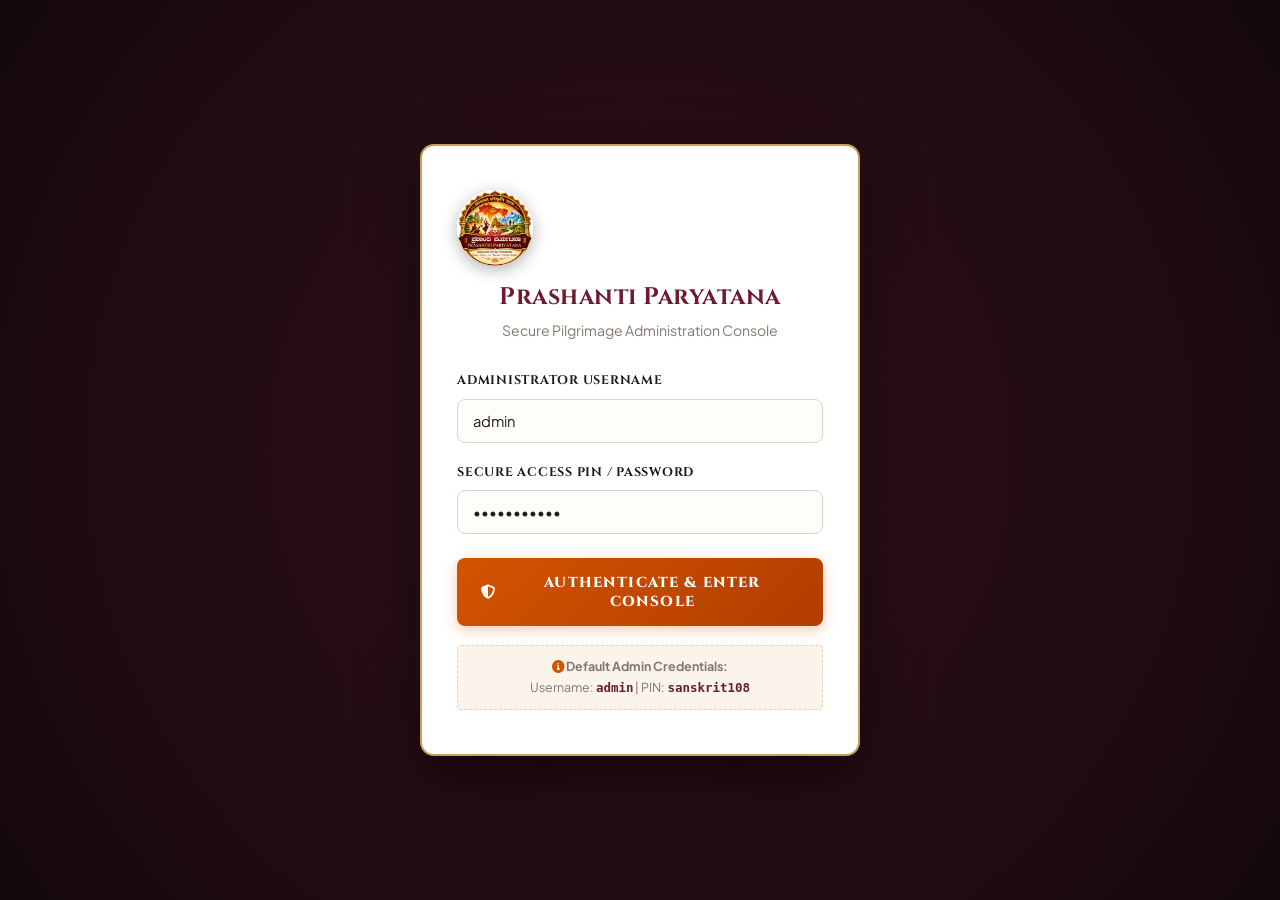
<file: admin.html>
<!DOCTYPE html>
<html lang="en">
<head>
  <meta charset="UTF-8" />
  <meta name="viewport" content="width=device-width, initial-scale=1.0" />
  <title>Admin Management Console | Prashanti Paryatana</title>
  <meta name="description" content="Protected administrative dashboard for managing packages, itineraries, customer travel enquiries, and classical artist registrations." />

  <link rel="preconnect" href="https://fonts.googleapis.com" />
  <link rel="preconnect" href="https://fonts.gstatic.com" crossorigin />
  <link rel="stylesheet" href="https://cdnjs.cloudflare.com/ajax/libs/font-awesome/6.5.1/css/all.min.css" />

  <link rel="stylesheet" href="css/style.css" />
  <link rel="stylesheet" href="css/components.css" />
  <link rel="stylesheet" href="css/admin.css" />
</head>
<body class="admin-body">

  <!-- ================= 1. AUTHENTICATION LOCK SCREEN ================= -->
  <div id="adminLockScreen" class="admin-lock-screen">
    <div class="admin-auth-card">
      <img src="assets/logo.png" alt="Prashanti Paryatana" style="width: 76px; height: 76px; border-radius: 50%; box-shadow: 0 4px 16px rgba(0,0,0,0.3); margin-bottom: 1rem;" />
      <h2>Prashanti Paryatana</h2>
      <p>Secure Pilgrimage Administration Console</p>

      <form id="adminLoginForm">
        <div class="form-group" style="text-align: left;">
          <label class="form-label">Administrator Username</label>
          <input type="text" name="adminUsername" class="form-control" value="admin" required />
        </div>
        <div class="form-group" style="text-align: left; margin-bottom: 1.5rem;">
          <label class="form-label">Secure Access PIN / Password</label>
          <input type="password" name="adminPin" class="form-control" value="sanskrit108" required />
        </div>
        <button type="submit" class="form-submit-btn">
          <i class="fa-solid fa-shield-halved"></i> Authenticate & Enter Console
        </button>
      </form>

      <div class="admin-auth-credentials-hint">
        <i class="fa-solid fa-circle-info" style="color: var(--color-saffron);"></i>
        <strong>Default Admin Credentials:</strong><br />
        Username: <code style="font-weight:700; color:var(--color-maroon);">admin</code> | PIN: <code style="font-weight:700; color:var(--color-maroon);">sanskrit108</code>
      </div>
    </div>
  </div>

  <!-- ================= 2. PROTECTED ADMIN DASHBOARD ================= -->
  <div id="adminMainDashboard" style="display: none;">
    <!-- Top Admin Navbar -->
    <nav class="admin-navbar">
      <div class="admin-brand"><img src="assets/logo.png" alt="Logo" style="width: 32px; height: 32px; border-radius: 50%; margin-right: 0.5rem;" /><span class="font-sanskrit-style" style="font-size: 1.1rem; color: #fff;">PRASANTHI PARIYATANA • Admin Console</span></div>

      <div class="admin-nav-actions">
        <span class="admin-badge"><i class="fa-solid fa-user-shield"></i> Master Admin</span>
        <a href="index.html" target="_blank" class="btn-admin-view-site">
          <i class="fa-solid fa-arrow-up-right-from-square"></i> Live Website
        </a>
        <button type="button" class="btn-admin-logout" onclick="adminLogout()">
          <i class="fa-solid fa-right-from-bracket"></i> Sign Out
        </button>
      </div>
    </nav>

    <div class="admin-container">
      <!-- High-Level Metric Stat Cards -->
      <div class="stats-overview-grid">
        <div class="stat-card">
          <div class="stat-info">
            <span>Total Packages</span>
            <h3 id="statTotalPackages">0</h3>
          </div>
          <div class="stat-icon"><i class="fa-solid fa-suitcase-rolling"></i></div>
        </div>

        <div class="stat-card">
          <div class="stat-info">
            <span>Customer Enquiries</span>
            <h3 id="statActiveEnquiries">0</h3>
          </div>
          <div class="stat-icon" style="color: var(--color-maroon);"><i class="fa-solid fa-envelope-open-text"></i></div>
        </div>

        <div class="stat-card">
          <div class="stat-info">
            <span>Registered Artists</span>
            <h3 id="statArtistRegistrations">0</h3>
          </div>
          <div class="stat-icon" style="color: var(--color-forest);"><i class="fa-solid fa-guitar"></i></div>
        </div>

        <div class="stat-card">
          <div class="stat-info">
            <span>Cultural Events</span>
            <h3 id="statCulturalEvents">0</h3>
          </div>
          <div class="stat-icon" style="color: #9B59B6;"><i class="fa-solid fa-calendar-star"></i></div>
        </div>
      </div>

      <!-- Navigation Tabs -->
      <div class="admin-tabs-nav">
        <button type="button" class="admin-tab-btn active" data-tab="tabPackages">
          <i class="fa-solid fa-suitcase-rolling"></i> Pilgrimage Packages
        </button>
        <button type="button" class="admin-tab-btn" data-tab="tabEnquiries">
          <i class="fa-solid fa-envelope-open-text"></i> Travel Enquiries
        </button>
        <button type="button" class="admin-tab-btn" data-tab="tabCultural">
          <i class="fa-solid fa-drum"></i> Cultural Portal & Artists
        </button>
      </div>

      <!-- TAB 1: PACKAGES MANAGER -->
      <div id="tabPackages" class="admin-tab-panel active">
        <div class="admin-section-header">
          <div>
            <h2>Manage Pilgrimage Packages</h2>
            <p style="font-size: 0.85rem; color: var(--text-muted);">
              Add, update, or remove packages across Bus Tours, Train Tours, Flight Packages, Trekking, and Cultural categories.
            </p>
          </div>
          <div class="admin-actions-row">
            <button type="button" class="btn-plan-journey" onclick="openAddPackageModal()" style="font-size: 0.78rem; padding: 0.6rem 1.2rem;">
              <i class="fa-solid fa-plus"></i> Add New Package
            </button>
          </div>
        </div>

        <div class="admin-table-card">
          <div class="admin-table-wrap">
            <table class="admin-table">
              <thead>
                <tr>
                  <th style="width: 70px;">Image</th>
                  <th>Package Name & Destination</th>
                  <th>Category</th>
                  <th>Duration</th>
                  <th>Travel Mode</th>
                  <th style="width: 120px;">Actions</th>
                </tr>
              </thead>
              <tbody id="adminPackagesTableBody">
                <!-- Rendered by js/admin.js -->
              </tbody>
            </table>
          </div>
        </div>
      </div>

      <!-- TAB 2: TRAVEL ENQUIRIES MANAGER -->
      <div id="tabEnquiries" class="admin-tab-panel">
        <div class="admin-section-header">
          <div>
            <h2>Customer Travel Enquiries</h2>
            <p style="font-size: 0.85rem; color: var(--text-muted);">
              Review incoming yatra requests, manage consultation statuses, and record counselor notes.
            </p>
          </div>
        </div>

        <div class="admin-table-card">
          <div class="admin-table-wrap">
            <table class="admin-table">
              <thead>
                <tr>
                  <th>Ref ID</th>
                  <th>Devotee Name & Contact</th>
                  <th>Selected Package</th>
                  <th>Departure Date</th>
                  <th>Status</th>
                  <th>Requirements</th>
                  <th>Actions</th>
                </tr>
              </thead>
              <tbody id="adminEnquiriesTableBody">
                <!-- Rendered by js/admin.js -->
              </tbody>
            </table>
          </div>
        </div>
      </div>

      <!-- TAB 3: CULTURAL EVENTS & ARTISTS -->
      <div id="tabCultural" class="admin-tab-panel">
        <!-- Part A: Cultural Events -->
        <div class="admin-section-header" style="margin-top: 1rem;">
          <div>
            <h2>Scheduled Cultural Performances</h2>
            <p style="font-size: 0.85rem; color: var(--text-muted);">Manage events displayed on the Cultural Travel Portal.</p>
          </div>
          <button type="button" class="btn-plan-journey" onclick="openAddEventModal()" style="font-size: 0.78rem; padding: 0.55rem 1rem;">
            <i class="fa-solid fa-plus"></i> Add Cultural Event
          </button>
        </div>

        <div class="admin-table-card" style="margin-bottom: 3rem;">
          <div class="admin-table-wrap">
            <table class="admin-table">
              <thead>
                <tr>
                  <th>Event Name</th>
                  <th>Genre</th>
                  <th>Artist / Troupe</th>
                  <th>Dates</th>
                  <th>Venue & City</th>
                  <th>Actions</th>
                </tr>
              </thead>
              <tbody id="adminEventsTableBody">
                <!-- Rendered by js/admin.js -->
              </tbody>
            </table>
          </div>
        </div>

        <!-- Part B: Artist Registrations -->
        <div class="admin-section-header">
          <div>
            <h2>Classical Artist Participation Registrations</h2>
            <p style="font-size: 0.85rem; color: var(--text-muted);">
              Review registered classical dancers, vocalists, and instrumentalists for temple programs.
            </p>
          </div>
        </div>

        <div class="admin-table-card">
          <div class="admin-table-wrap">
            <table class="admin-table">
              <thead>
                <tr>
                  <th>Reg ID</th>
                  <th>Artist Name & City</th>
                  <th>Art Form & Experience</th>
                  <th>Preferred Circuits</th>
                  <th>Portfolio</th>
                  <th>Status</th>
                  <th>Verify</th>
                </tr>
              </thead>
              <tbody id="adminArtistsTableBody">
                <!-- Rendered by js/admin.js -->
              </tbody>
            </table>
          </div>
        </div>
      </div>

    </div>
  </div>

  <!-- ================= ADD / EDIT PACKAGE MODAL ================= -->
  <div id="packageEditorModal" class="modal-backdrop">
    <div class="modal-dialog" style="max-width: 880px;">
      <div class="modal-header">
        <h3 id="packageModalTitle"><i class="fa-solid fa-suitcase-rolling"></i> Add Pilgrimage Package</h3>
        <button type="button" class="modal-close-btn" onclick="closePackageModal()">&times;</button>
      </div>
      <div class="modal-body">
        <form id="packageEditorForm">
          <div class="form-grid-2">
            <div class="form-group">
              <label class="form-label">Package Identifier (Slug / ID) <span class="req">*</span></label>
              <input type="text" name="pkgId" class="form-control" placeholder="e.g. bus-kashi-ayodhya" required />
            </div>
            <div class="form-group">
              <label class="form-label">Travel Category <span class="req">*</span></label>
              <select name="pkgCategory" class="form-control" required>
                <option value="bus">1. Bus Tours</option>
                <option value="train">2. Train Tours</option>
                <option value="flight">3. Flight Packages</option>
                <option value="trekking">4. Trekking Expeditions</option>
                <option value="cultural">5. Cultural Travel</option>
              </select>
            </div>
          </div>

          <div class="form-grid-2">
            <div class="form-group">
              <label class="form-label">Package Title <span class="req">*</span></label>
              <input type="text" name="pkgName" class="form-control" placeholder="e.g. Divya Kashi & Ayodhya Yatra" required />
            </div>
            <div class="form-group">
              <label class="form-label">Destination Region <span class="req">*</span></label>
              <input type="text" name="pkgDestination" class="form-control" placeholder="e.g. Uttar Pradesh (Varanasi, Ayodhya)" required />
            </div>
          </div>

          <div class="form-grid-2">
            <div class="form-group">
              <label class="form-label">Duration <span class="req">*</span></label>
              <input type="text" name="pkgDuration" class="form-control" placeholder="e.g. 7 Days / 6 Nights" required />
            </div>
            <div class="form-group">
              <label class="form-label">Starting Location Hub</label>
              <input type="text" name="pkgStartingLocation" class="form-control" placeholder="e.g. New Delhi, Bengaluru, Chennai" />
            </div>
          </div>

          <div class="form-grid-2">
            <div class="form-group">
              <label class="form-label">Transportation Mode <span class="req">*</span></label>
              <input type="text" name="pkgTravelMode" class="form-control" placeholder="e.g. Vande Bharat Express & Private AC Transfers" required />
            </div>
            <div class="form-group">
              <label class="form-label">Cover Photograph URL <span class="req">*</span></label>
              <input type="text" name="pkgImage" class="form-control" placeholder="assets/temples/kashi.jpg or image URL" required />
            </div>
          </div>

          <div class="form-group">
            <label class="form-label">Short Description (for Listing Card) <span class="req">*</span></label>
            <textarea name="pkgShortDesc" class="form-control" style="min-height: 70px;" placeholder="Brief synopsis displayed on category cards..." required></textarea>
          </div>

          <div class="form-group">
            <label class="form-label">Detailed Sacred Overview <span class="req">*</span></label>
            <textarea name="pkgOverview" class="form-control" placeholder="Complete description of the pilgrimage..." required></textarea>
          </div>

          <div class="form-group">
            <label class="form-label">Historical and Spiritual Background (Sthala Purana) <span class="req">*</span></label>
            <textarea name="pkgHistory" class="form-control" placeholder="In-depth historical, Vedic, and philosophical background..." required></textarea>
          </div>

          <!-- Dynamic Day-wise Itinerary Editor -->
          <div style="border-top: 1px solid var(--color-sandalwood-border); padding-top: 1.5rem; margin-top: 1.5rem;">
            <div style="display: flex; justify-content: space-between; align-items: center; margin-bottom: 1rem;">
              <h4 style="color: var(--color-maroon); font-size: 1.1rem;">
                <i class="fa-regular fa-calendar-days"></i> Day-Wise Itinerary Builder
              </h4>
              <button type="button" class="btn-add-day" onclick="addItineraryDayRow()">
                <i class="fa-solid fa-plus"></i> Add Another Day
              </button>
            </div>
            <div id="itineraryEditorList">
              <!-- Dynamically populated by JS -->
            </div>
          </div>

          <div class="form-grid-2">
            <div class="form-group">
              <label class="form-label">Specific Temple Visits (one per line)</label>
              <textarea name="pkgTemples" class="form-control" placeholder="Kashi Vishwanath Jyotirlinga&#10;Annapurna Temple&#10;Ram Janmabhoomi"></textarea>
            </div>
            <div class="form-group">
              <label class="form-label">Educational & Spiritual Activities (one per line)</label>
              <textarea name="pkgEducation" class="form-control" placeholder="Sunrise boat study of 84 ghats&#10;Vedic chanting workshop&#10;Discourse on Tulsidas"></textarea>
            </div>
          </div>

          <div class="form-grid-2">
            <div class="form-group">
              <label class="form-label">Inclusions (one per line)</label>
              <textarea name="pkgInclusions" class="form-control" placeholder="All AC train tickets&#10;6 nights verified accommodation&#10;All sattvic meals"></textarea>
            </div>
            <div class="form-group">
              <label class="form-label">Exclusions (one per line)</label>
              <textarea name="pkgExclusions" class="form-control" placeholder="Personal seva charges&#10;Room service"></textarea>
            </div>
          </div>

          <div class="form-grid-2">
            <div class="form-group">
              <label class="form-label">Transport Details</label>
              <input type="text" name="pkgTransport" class="form-control" value="Air-conditioned luxury vehicles and reserved express rail." />
            </div>
            <div class="form-group">
              <label class="form-label">Accommodation Details</label>
              <input type="text" name="pkgAccommodation" class="form-control" value="Clean, peaceful 3-star heritage hotels and ashram guest suites." />
            </div>
          </div>

          <div class="form-grid-2">
            <div class="form-group">
              <label class="form-label">Meals & Prasadam</label>
              <input type="text" name="pkgMeals" class="form-control" value="Pure sattvic vegetarian breakfast, lunch, and dinner. No onion/garlic." />
            </div>
            <div class="form-group">
              <label class="form-label">Safety & Dress Code</label>
              <input type="text" name="pkgSafety" class="form-control" value="Traditional dress code required for sanctum entry. Paced for senior citizens." />
            </div>
          </div>

          <button type="submit" class="form-submit-btn" style="margin-top: 1.5rem;">
            <i class="fa-solid fa-floppy-disk"></i> Save Pilgrimage Package
          </button>
        </form>
      </div>
    </div>
  </div>

  <!-- ================= VIEW / UPDATE ENQUIRY MODAL ================= -->
  <div id="enquiryViewModal" class="modal-backdrop">
    <div class="modal-dialog">
      <div class="modal-header">
        <h3><i class="fa-solid fa-envelope-open-text"></i> Pilgrimage Enquiry Details</h3>
        <button type="button" class="modal-close-btn" onclick="document.getElementById('enquiryViewModal').classList.remove('open')">&times;</button>
      </div>
      <div id="enquiryViewModalBody" class="modal-body">
        <!-- Rendered by js/admin.js -->
      </div>
    </div>
  </div>

  <!-- ================= ADD CULTURAL EVENT MODAL ================= -->
  <div id="addEventModal" class="modal-backdrop">
    <div class="modal-dialog">
      <div class="modal-header">
        <h3><i class="fa-solid fa-drum"></i> Add Cultural Performance Event</h3>
        <button type="button" class="modal-close-btn" onclick="closeAddEventModal()">&times;</button>
      </div>
      <div class="modal-body">
        <form id="addEventForm">
          <div class="form-group">
            <label class="form-label">Event Name <span class="req">*</span></label>
            <input type="text" name="eventName" class="form-control" placeholder="e.g. Swathi Sangeetha Utsavam" required />
          </div>
          <div class="form-grid-2">
            <div class="form-group">
              <label class="form-label">Art Genre <span class="req">*</span></label>
              <input type="text" name="eventGenre" class="form-control" placeholder="Carnatic Music, Bharatanatyam, etc." required />
            </div>
            <div class="form-group">
              <label class="form-label">Featured Artist / Guru <span class="req">*</span></label>
              <input type="text" name="eventArtist" class="form-control" placeholder="Maestros & Troupe" required />
            </div>
          </div>
          <div class="form-grid-2">
            <div class="form-group">
              <label class="form-label">Festival Dates <span class="req">*</span></label>
              <input type="text" name="eventDate" class="form-control" placeholder="e.g. Jan 10 – Jan 16, 2027" required />
            </div>
            <div class="form-group">
              <label class="form-label">Venue & City <span class="req">*</span></label>
              <input type="text" name="eventVenue" class="form-control" placeholder="Venue Name" required />
            </div>
          </div>
          <div class="form-grid-2">
            <div class="form-group">
              <label class="form-label">City, State</label>
              <input type="text" name="eventCity" class="form-control" placeholder="e.g. Chennai, Tamil Nadu" required />
            </div>
            <div class="form-group">
              <label class="form-label">Linked Travel Package ID</label>
              <input type="text" name="eventPackageId" class="form-control" value="cultural-margazhi-chennai" />
            </div>
          </div>
          <div class="form-group">
            <label class="form-label">Event Description</label>
            <textarea name="eventDesc" class="form-control" placeholder="Performance synopsis, festival importance..."></textarea>
          </div>
          <div class="form-group">
            <label class="form-label">Event Image URL</label>
            <input type="text" name="eventImage" class="form-control" placeholder="assets/cultural/ayodhya-dance.jpg or image URL" />
          </div>
          <button type="submit" class="form-submit-btn">
            <i class="fa-solid fa-plus"></i> Publish Cultural Event
          </button>
        </form>
      </div>
    </div>
  </div>

  <script src="js/data.js"></script>
  <script src="js/app.js"></script>
  <script src="js/admin.js"></script>
</body>
</html>
</file>
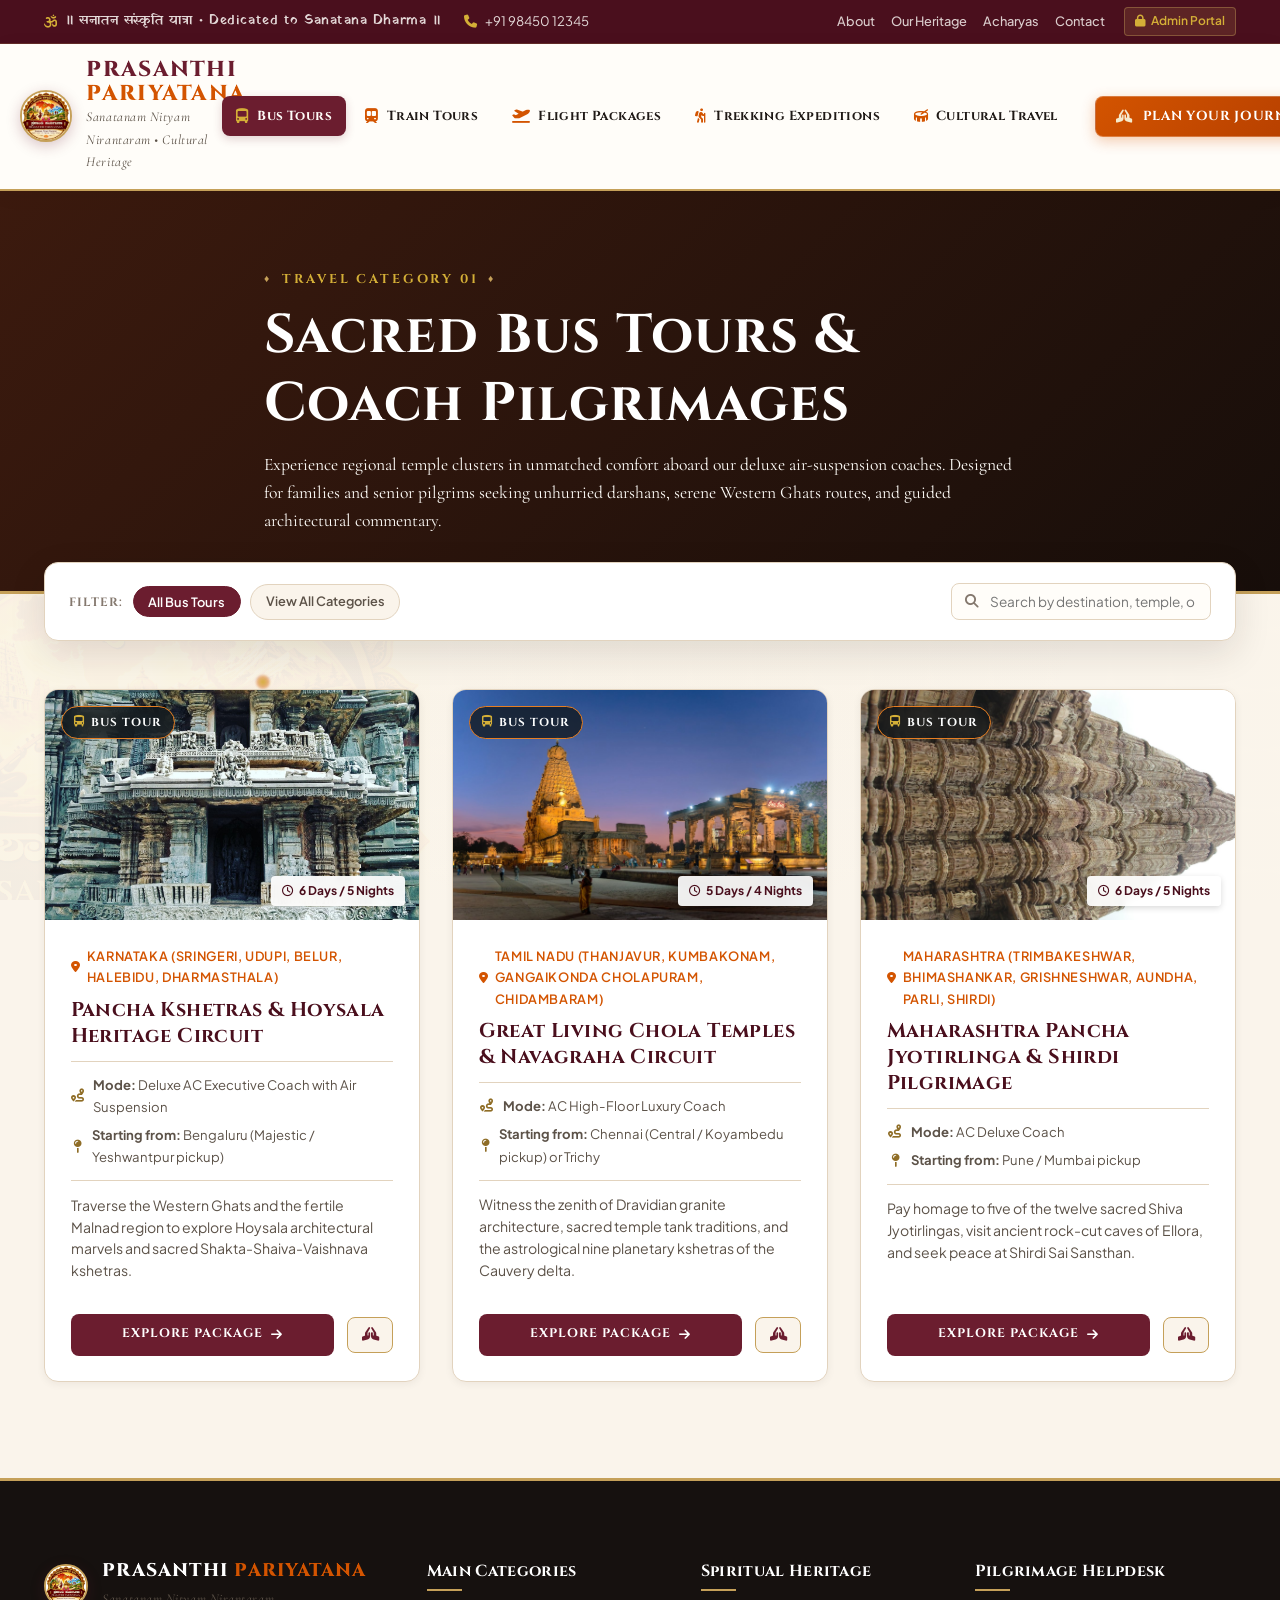
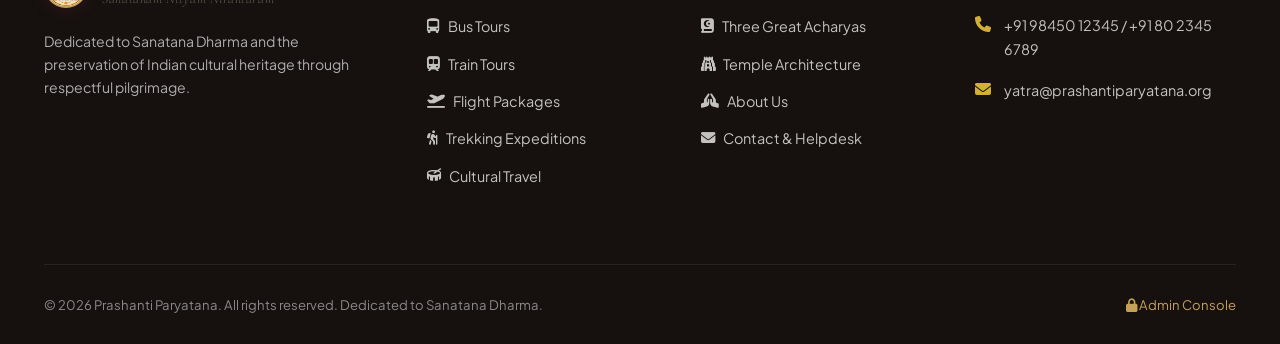
<file: bus-tours.html>
<!DOCTYPE html>
<html lang="en">
<head>
  <meta charset="UTF-8" />
  <meta name="viewport" content="width=device-width, initial-scale=1.0" />
  <title>Bus Tours | Prashanti Paryatana</title>
  <meta name="description" content="Explore sacred bus tours and luxury coach pilgrimages across ancient temple circuits in Karnataka, Tamil Nadu, Maharashtra, and Andhra Pradesh." />

  <link rel="preconnect" href="https://fonts.googleapis.com" />
  <link rel="preconnect" href="https://fonts.gstatic.com" crossorigin />
  <link rel="stylesheet" href="https://cdnjs.cloudflare.com/ajax/libs/font-awesome/6.5.1/css/all.min.css" />

  <link rel="stylesheet" href="css/style.css" />
  <link rel="stylesheet" href="css/components.css" />
</head>
<body data-page="bus" data-page-category="bus">

    <!-- ================= WEBSITE LOADING PRELOADER (FROM LOGO) ================= -->
  <div id="sitePreloader" class="site-preloader">
    <div class="preloader-content">
      <div class="preloader-logo-wrap">
        <div class="preloader-mandala-ring"></div>
        <div class="preloader-mandala-ring-outer"></div>
        <img src="assets/logo.png" alt="Prashanti Paryatana" class="preloader-logo" />
      </div>
      <div class="preloader-sanskrit font-sanskrit-style">॥ सनातन संस्कृति यात्रा ॥</div>
      <div class="preloader-title">PRASANTHI PARIYATANA</div>
      <div class="preloader-tagline">Sanatanam Nityam Nirantaram</div>
      <div class="preloader-progress-bar">
        <div class="preloader-progress-fill"></div>
      </div>
    </div>
  </div>

<!-- Top Bar -->
  <div class="top-bar">
    <div class="container top-bar-inner">
      <div class="top-bar-left">
        <div class="top-bar-item">
          <i class="fa-solid fa-om"></i>
          <span class="font-sanskrit-style">॥ सनातन संस्कृति यात्रा • Dedicated to Sanatana Dharma ॥</span>
        </div>
        <div class="top-bar-item">
          <i class="fa-solid fa-phone"></i>
          <a href="tel:+919845012345">+91 98450 12345</a>
        </div>
      </div>
      <div class="top-bar-right">
        <div class="top-bar-links">
          <a href="about.html">About</a>
          <a href="heritage.html">Our Heritage</a>
          <a href="acharyas.html">Acharyas</a>
          <a href="contact.html">Contact</a>
        </div>
        <a href="admin.html" class="admin-portal-link">
          <i class="fa-solid fa-lock"></i> Admin Portal
        </a>
      </div>
    </div>
  </div>

  <!-- Header -->
  <header class="site-header">
    <div class="container site-header-inner">
            <a href="index.html" class="brand-identity">
        <img src="assets/logo.png" alt="Prashanti Paryatana Logo" class="brand-logo-img" />
        <div class="brand-text-wrap">
          <span class="brand-name font-sanskrit-style">PRASANTHI <span>PARIYATANA</span></span>
          <span class="brand-tagline">Sanatanam Nityam Nirantaram • Cultural Heritage</span>
        </div>
      </a>

      <!-- 5 Prominent Categories -->
      <nav class="categories-nav">
        <a href="bus-tours.html" class="category-link active">
          <i class="fa-solid fa-bus-simple"></i>
          <span>Bus Tours</span>
        </a>
        <a href="train-tours.html" class="category-link">
          <i class="fa-solid fa-train-subway"></i>
          <span>Train Tours</span>
        </a>
        <a href="flight-packages.html" class="category-link">
          <i class="fa-solid fa-plane-departure"></i>
          <span>Flight Packages</span>
        </a>
        <a href="trekking-expeditions.html" class="category-link">
          <i class="fa-solid fa-person-hiking"></i>
          <span>Trekking Expeditions</span>
        </a>
        <a href="cultural.html" class="category-link">
          <i class="fa-solid fa-drum"></i>
          <span>Cultural Travel</span>
        </a>
      </nav>

      <div class="nav-actions">
        <button type="button" class="btn-plan-journey" onclick="openEnquiryModal('', 'Bus Tour Enquiry', 'bus')">
          <i class="fa-solid fa-hands-praying"></i>
          <span>Plan Your Journey</span>
        </button>
        <button type="button" class="mobile-nav-toggle" aria-label="Toggle navigation">
          <i class="fa-solid fa-bars-staggered"></i>
        </button>
      </div>
    </div>
  </header>

  <!-- Category Hero -->
  <section class="category-hero" style="background: linear-gradient(135deg, #3C1A0E 0%, #170E0A 100%);">
    <div class="container category-hero-content">
      <span class="section-eyebrow" style="color: var(--color-gold-bright);">Travel Category 01</span>
      <h1>Sacred Bus Tours & Coach Pilgrimages</h1>
      <p>
        Experience regional temple clusters in unmatched comfort aboard our deluxe air-suspension coaches. Designed for families and senior pilgrims seeking unhurried darshans, serene Western Ghats routes, and guided architectural commentary.
      </p>
    </div>
  </section>

  <!-- Filter & Search Bar -->
  <div class="container filter-bar-wrap">
    <div class="filter-bar">
      <div class="filter-group">
        <span class="filter-label">Filter:</span>
        <button type="button" class="filter-pill active" data-category="bus">All Bus Tours</button>
        <a href="packages.html" class="filter-pill">View All Categories</a>
      </div>

      <div class="search-input-wrap">
        <i class="fa-solid fa-magnifying-glass"></i>
        <input type="text" id="packageSearchInput" class="search-input" placeholder="Search by destination, temple, or city..." />
      </div>
    </div>
  </div>

  <!-- Package Listing Grid -->
  <main class="container" style="padding-bottom: 6rem;">
    <div id="packagesGridContainer" class="packages-grid">
      <!-- Populated dynamically by js/packages.js -->
    </div>
  </main>

  <!-- Footer -->
  <footer class="site-footer">
    <div class="container">
      <div class="footer-top-grid">
        <div class="footer-col footer-brand-col">
                    <div class="brand-identity" style="margin-bottom: 1rem;">
            <img src="assets/logo.png" alt="Prashanti Paryatana Logo" class="brand-logo-img" style="width: 44px; height: 44px;" />
            <div class="brand-text-wrap">
              <span class="brand-name font-sanskrit-style" style="font-size: 1.15rem; color:#fff;">PRASANTHI <span>PARIYATANA</span></span>
              <span class="brand-tagline">Sanatanam Nityam Nirantaram</span>
            </div>
          </div>
          <p>Dedicated to Sanatana Dharma and the preservation of Indian cultural heritage through respectful pilgrimage.</p>
        </div>
        <div class="footer-col">
          <h4>Main Categories</h4>
          <ul class="footer-links-list">
            <li><a href="bus-tours.html"><i class="fa-solid fa-bus-simple"></i> Bus Tours</a></li>
            <li><a href="train-tours.html"><i class="fa-solid fa-train-subway"></i> Train Tours</a></li>
            <li><a href="flight-packages.html"><i class="fa-solid fa-plane-departure"></i> Flight Packages</a></li>
            <li><a href="trekking-expeditions.html"><i class="fa-solid fa-person-hiking"></i> Trekking Expeditions</a></li>
            <li><a href="cultural.html"><i class="fa-solid fa-drum"></i> Cultural Travel</a></li>
          </ul>
        </div>
        <div class="footer-col">
          <h4>Spiritual Heritage</h4>
          <ul class="footer-links-list">
            <li><a href="acharyas.html"><i class="fa-solid fa-book-quran"></i> Three Great Acharyas</a></li>
            <li><a href="heritage.html"><i class="fa-solid fa-gopuram"></i> Temple Architecture</a></li>
            <li><a href="about.html"><i class="fa-solid fa-hands-praying"></i> About Us</a></li>
            <li><a href="contact.html"><i class="fa-solid fa-envelope"></i> Contact & Helpdesk</a></li>
          </ul>
        </div>
        <div class="footer-col">
          <h4>Pilgrimage Helpdesk</h4>
          <div class="footer-contact-item">
            <i class="fa-solid fa-phone"></i>
            <div>+91 98450 12345 / +91 80 2345 6789</div>
          </div>
          <div class="footer-contact-item">
            <i class="fa-solid fa-envelope"></i>
            <div>yatra@prashantiparyatana.org</div>
          </div>
        </div>
      </div>
      <div class="footer-bottom">
        <div class="footer-bottom-inner">
          <p>© 2026 Prashanti Paryatana. All rights reserved. Dedicated to Sanatana Dharma.</p>
          <a href="admin.html" style="color: var(--color-gold);"><i class="fa-solid fa-lock"></i> Admin Console</a>
        </div>
      </div>
    </div>
  </footer>

  <!-- Global Enquiry Modal & Mobile Drawer -->
  <div id="enquiryModal" class="modal-backdrop">
    <div class="modal-dialog">
      <div class="modal-header">
        <h3><i class="fa-solid fa-hands-praying" style="color: var(--color-gold-bright); margin-right: 0.5rem;"></i> Plan Your Sacred Journey</h3>
        <button type="button" class="modal-close-btn" aria-label="Close modal">&times;</button>
      </div>
      <div class="modal-body">
        <div id="enquiryFormContainer">
          <form id="enquiryForm">
            <div class="form-grid-2">
              <div class="form-group">
                <label class="form-label">Full Name <span class="req">*</span></label>
                <input type="text" name="fullName" class="form-control" required />
              </div>
              <div class="form-group">
                <label class="form-label">Email Address <span class="req">*</span></label>
                <input type="email" name="email" class="form-control" required />
              </div>
            </div>
            <div class="form-grid-2">
              <div class="form-group">
                <label class="form-label">Mobile Number <span class="req">*</span></label>
                <input type="tel" name="phone" class="form-control" required />
              </div>
              <div class="form-group">
                <label class="form-label">Starting Location</label>
                <input type="text" name="startingLocation" class="form-control" />
              </div>
            </div>
            <div class="form-grid-2">
              <div class="form-group">
                <label class="form-label">Category</label>
                <select name="category" id="enqCategorySelect" class="form-control">
                  <option value="bus" selected>Bus Tours</option>
                  <option value="train">Train Tours</option>
                  <option value="flight">Flight Packages</option>
                  <option value="trekking">Trekking Expeditions</option>
                  <option value="cultural">Cultural Travel</option>
                </select>
              </div>
              <div class="form-group">
                <label class="form-label">Preferred Package</label>
                <select name="preferredPackage" id="enqPackageSelect" class="form-control"></select>
              </div>
            </div>
            <div class="form-grid-2">
              <div class="form-group">
                <label class="form-label">Approximate Departure <span class="req">*</span></label>
                <input type="date" name="departureDate" class="form-control" required />
              </div>
              <div class="form-group">
                <label class="form-label">Number of Travellers <span class="req">*</span></label>
                <input type="number" name="travellers" min="1" max="40" class="form-control" value="2" required />
              </div>
            </div>
            <div class="form-group">
              <label class="form-label">Special Requirements</label>
              <textarea name="requirements" class="form-control" placeholder="Senior citizens, dietary preferences (strictly sattvic, no onion/garlic)..."></textarea>
            </div>
            <button type="submit" class="form-submit-btn">
              <i class="fa-solid fa-paper-plane"></i> Submit Travel Enquiry
            </button>
          </form>
        </div>
        <div id="enquiryConfirmationContainer" class="enquiry-confirmation" style="display: none;">
          <div class="confirmation-badge-icon"><i class="fa-solid fa-check"></i></div>
          <h3 style="color: var(--color-maroon);">Enquiry Registered!</h3>
          <p style="color: var(--text-secondary); margin-bottom: 1rem;">Our pilgrimage counselor will review your request.</p>
          <div class="reference-display-box">
            <span style="font-size: 0.75rem; text-transform: uppercase; color: var(--text-muted); font-weight: 700;">Reference ID</span>
            <div id="confirmationRefCode" class="reference-code">PP-2026-YTR-0000</div>
          </div>
          <div id="confirmationSummary" style="font-size: 0.85rem; text-align: left; background: #fff; padding: 1rem; border-radius: var(--radius-sm); border: 1px solid var(--color-sandalwood-border); margin-bottom: 1.5rem;"></div>
          <div style="display: flex; gap: 0.8rem; justify-content: center;">
            <a id="btnWhatsappShare" href="#" target="_blank" class="btn-explore" style="background: #25D366; color: #fff; width: auto; font-size: 0.8rem;">
              <i class="fa-brands fa-whatsapp"></i> Chat on WhatsApp
            </a>
            <button type="button" class="btn-quick-enquire" onclick="closeEnquiryModal()">Close</button>
          </div>
        </div>
      </div>
    </div>
  </div>

  <!-- Mobile Drawer -->
  <div class="mobile-drawer">
    <div class="mobile-drawer-content">
      <div class="mobile-drawer-header">
        <span class="brand-name" style="font-size: 1.1rem;">Prashanti <span>Paryatana</span></span>
        <button type="button" class="mobile-drawer-close" style="background:none; border:none; font-size: 1.4rem;">&times;</button>
      </div>
      <div class="mobile-drawer-links">
        <a href="bus-tours.html" class="mobile-nav-item active"><i class="fa-solid fa-bus-simple"></i> Bus Tours</a>
        <a href="train-tours.html" class="mobile-nav-item"><i class="fa-solid fa-train-subway"></i> Train Tours</a>
        <a href="flight-packages.html" class="mobile-nav-item"><i class="fa-solid fa-plane-departure"></i> Flight Packages</a>
        <a href="trekking-expeditions.html" class="mobile-nav-item"><i class="fa-solid fa-person-hiking"></i> Trekking Expeditions</a>
        <a href="cultural.html" class="mobile-nav-item"><i class="fa-solid fa-drum"></i> Cultural Travel</a>
        <a href="index.html" class="mobile-nav-item"><i class="fa-solid fa-house"></i> Home</a>
        <a href="acharyas.html" class="mobile-nav-item"><i class="fa-solid fa-book-quran"></i> Three Acharyas</a>
      </div>
    </div>
  </div>

  <script src="js/data.js"></script>
  <script src="js/app.js"></script>
  <script src="js/packages.js"></script>
</body>
</html>
</file>
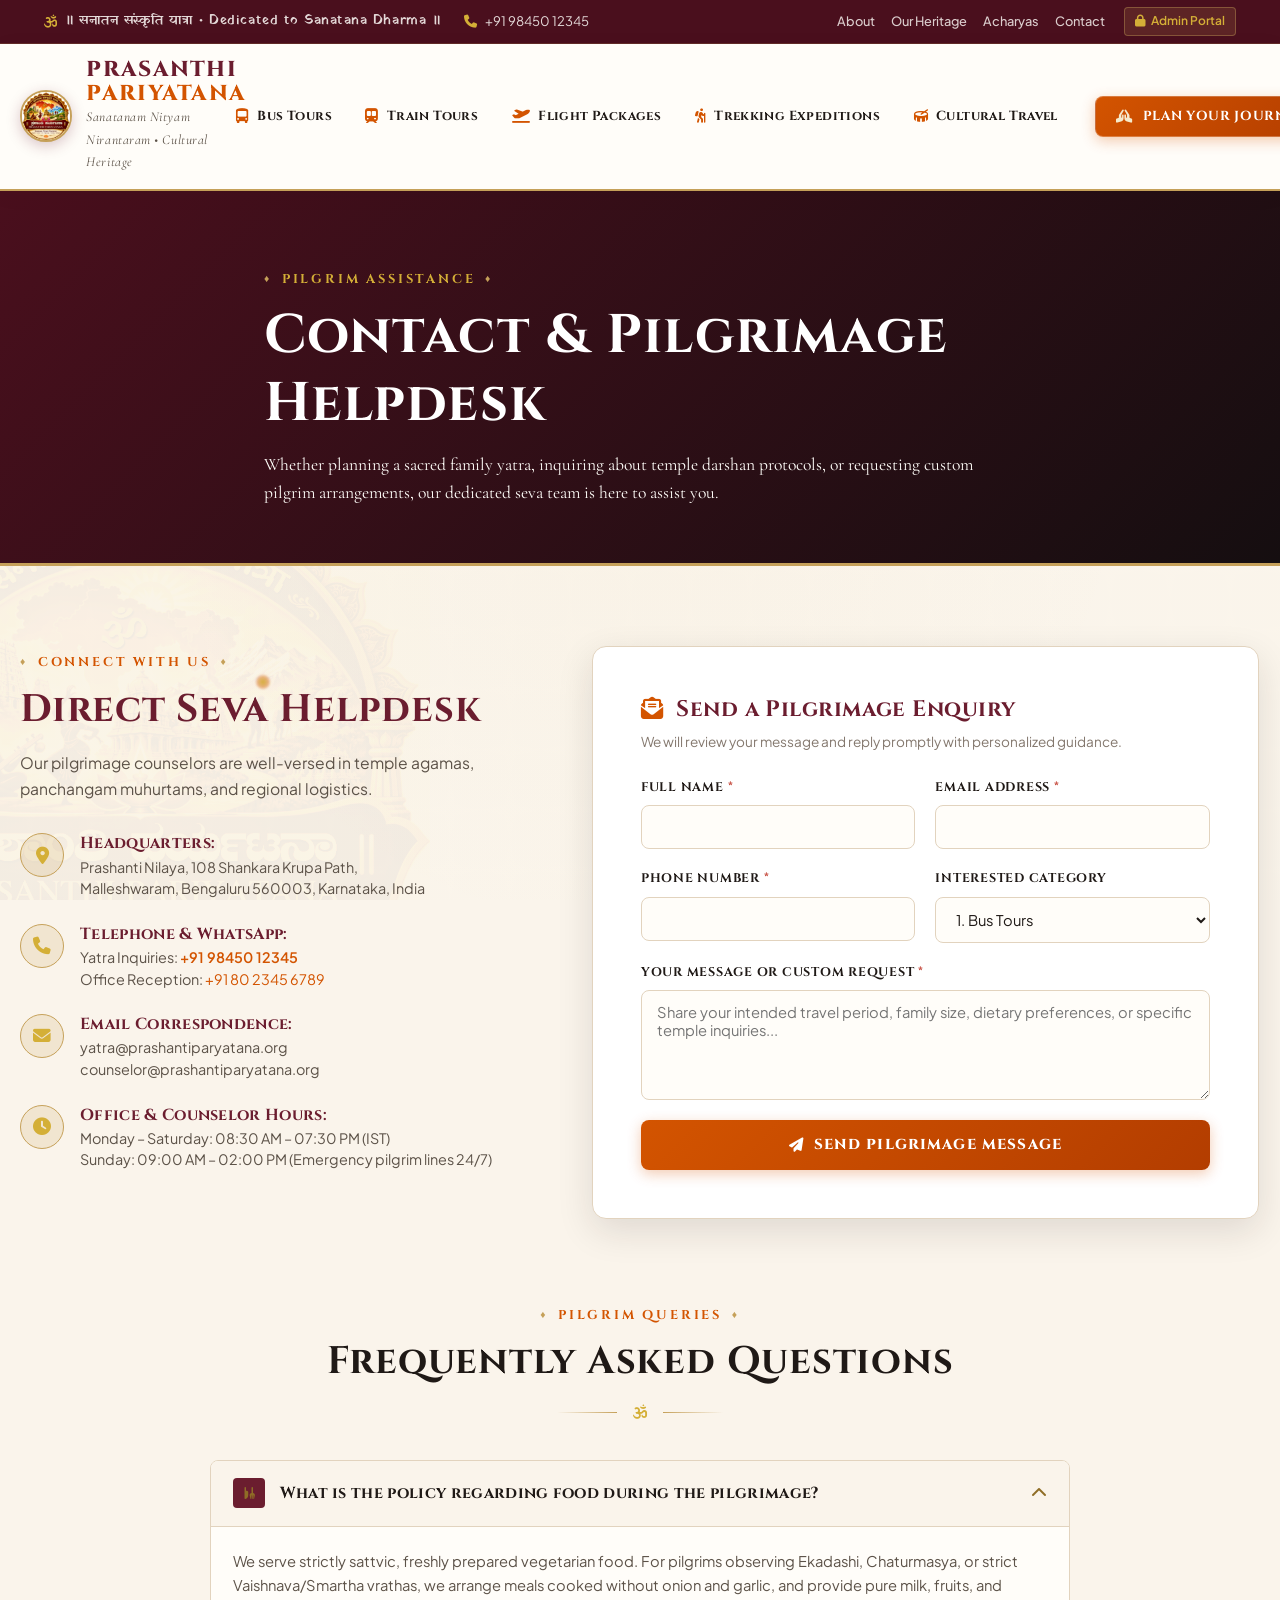
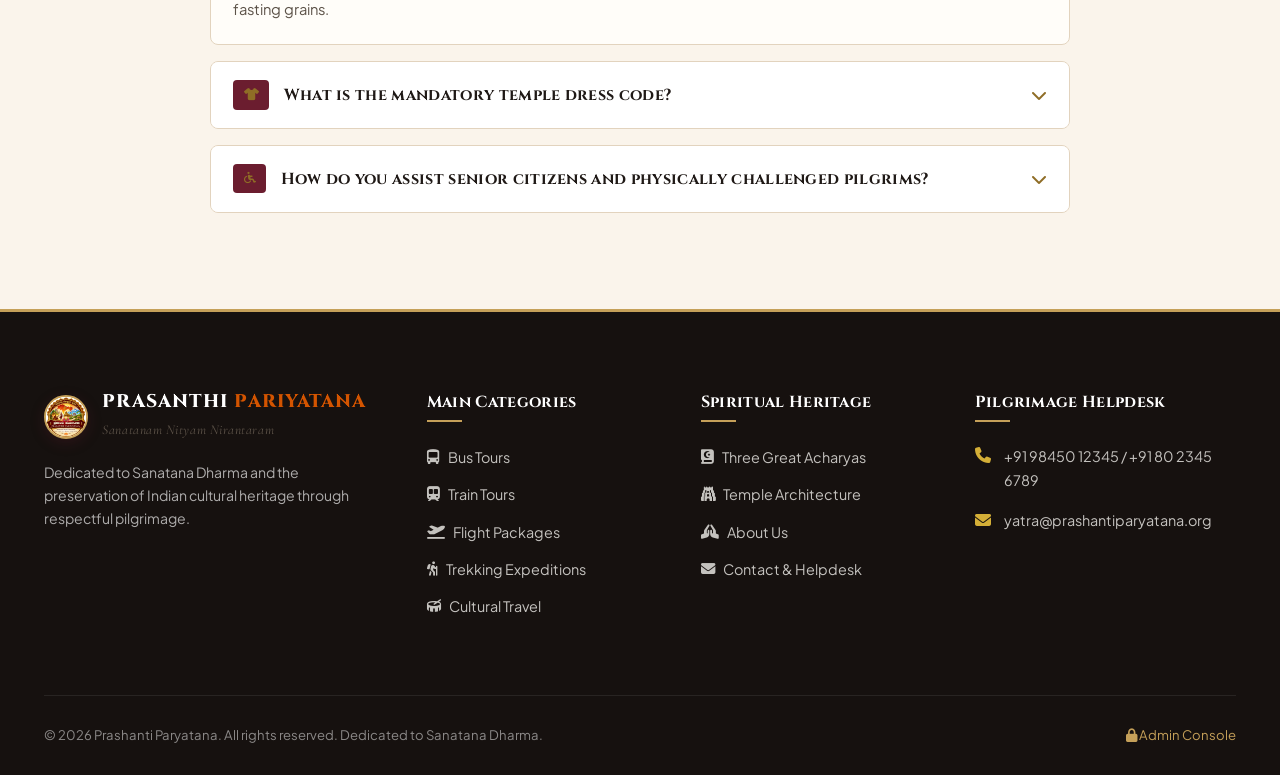
<file: contact.html>
<!DOCTYPE html>
<html lang="en">
<head>
  <meta charset="UTF-8" />
  <meta name="viewport" content="width=device-width, initial-scale=1.0" />
  <title>Contact & Pilgrimage Helpdesk | Prashanti Paryatana</title>
  <meta name="description" content="Get in touch with Prashanti Paryatana for customized spiritual pilgrimage itineraries, temple festival schedules, and elder travel assistance." />

  <link rel="preconnect" href="https://fonts.googleapis.com" />
  <link rel="preconnect" href="https://fonts.gstatic.com" crossorigin />
  <link rel="stylesheet" href="https://cdnjs.cloudflare.com/ajax/libs/font-awesome/6.5.1/css/all.min.css" />

  <link rel="stylesheet" href="css/style.css" />
  <link rel="stylesheet" href="css/components.css" />
</head>
<body data-page="contact">

    <!-- ================= WEBSITE LOADING PRELOADER (FROM LOGO) ================= -->
  <div id="sitePreloader" class="site-preloader">
    <div class="preloader-content">
      <div class="preloader-logo-wrap">
        <div class="preloader-mandala-ring"></div>
        <div class="preloader-mandala-ring-outer"></div>
        <img src="assets/logo.png" alt="Prashanti Paryatana" class="preloader-logo" />
      </div>
      <div class="preloader-sanskrit font-sanskrit-style">॥ सनातन संस्कृति यात्रा ॥</div>
      <div class="preloader-title">PRASANTHI PARIYATANA</div>
      <div class="preloader-tagline">Sanatanam Nityam Nirantaram</div>
      <div class="preloader-progress-bar">
        <div class="preloader-progress-fill"></div>
      </div>
    </div>
  </div>

<!-- Top Bar -->
  <div class="top-bar">
    <div class="container top-bar-inner">
      <div class="top-bar-left">
        <div class="top-bar-item">
          <i class="fa-solid fa-om"></i>
          <span class="font-sanskrit-style">॥ सनातन संस्कृति यात्रा • Dedicated to Sanatana Dharma ॥</span>
        </div>
        <div class="top-bar-item">
          <i class="fa-solid fa-phone"></i>
          <a href="tel:+919845012345">+91 98450 12345</a>
        </div>
      </div>
      <div class="top-bar-right">
        <div class="top-bar-links">
          <a href="about.html">About</a>
          <a href="heritage.html">Our Heritage</a>
          <a href="acharyas.html">Acharyas</a>
          <a href="contact.html" class="active">Contact</a>
        </div>
        <a href="admin.html" class="admin-portal-link">
          <i class="fa-solid fa-lock"></i> Admin Portal
        </a>
      </div>
    </div>
  </div>

  <!-- Header -->
  <header class="site-header">
    <div class="container site-header-inner">
            <a href="index.html" class="brand-identity">
        <img src="assets/logo.png" alt="Prashanti Paryatana Logo" class="brand-logo-img" />
        <div class="brand-text-wrap">
          <span class="brand-name font-sanskrit-style">PRASANTHI <span>PARIYATANA</span></span>
          <span class="brand-tagline">Sanatanam Nityam Nirantaram • Cultural Heritage</span>
        </div>
      </a>

      <!-- 5 Prominent Categories -->
      <nav class="categories-nav">
        <a href="bus-tours.html" class="category-link">
          <i class="fa-solid fa-bus-simple"></i>
          <span>Bus Tours</span>
        </a>
        <a href="train-tours.html" class="category-link">
          <i class="fa-solid fa-train-subway"></i>
          <span>Train Tours</span>
        </a>
        <a href="flight-packages.html" class="category-link">
          <i class="fa-solid fa-plane-departure"></i>
          <span>Flight Packages</span>
        </a>
        <a href="trekking-expeditions.html" class="category-link">
          <i class="fa-solid fa-person-hiking"></i>
          <span>Trekking Expeditions</span>
        </a>
        <a href="cultural.html" class="category-link">
          <i class="fa-solid fa-drum"></i>
          <span>Cultural Travel</span>
        </a>
      </nav>

      <div class="nav-actions">
        <button type="button" class="btn-plan-journey" onclick="openEnquiryModal('', 'Contact Helpdesk Enquiry', 'all')">
          <i class="fa-solid fa-hands-praying"></i>
          <span>Plan Your Journey</span>
        </button>
        <button type="button" class="mobile-nav-toggle" aria-label="Toggle navigation">
          <i class="fa-solid fa-bars-staggered"></i>
        </button>
      </div>
    </div>
  </header>

  <!-- Category Hero -->
  <section class="category-hero" style="background: linear-gradient(135deg, var(--color-maroon-deep) 0%, #150E10 100%);">
    <div class="container category-hero-content">
      <span class="section-eyebrow" style="color: var(--color-gold-bright);">Pilgrim Assistance</span>
      <h1>Contact & Pilgrimage Helpdesk</h1>
      <p>
        Whether planning a sacred family yatra, inquiring about temple darshan protocols, or requesting custom pilgrim arrangements, our dedicated seva team is here to assist you.
      </p>
    </div>
  </section>

  <!-- Main Content -->
  <main class="container" style="padding: 5rem 0 6rem 0;">
    <div class="detail-grid" style="grid-template-columns: 1fr 1.3fr; gap: 3.5rem; margin-bottom: 5rem;">
      <!-- Contact Details -->
      <div>
        <span class="section-eyebrow">Connect With Us</span>
        <h2 style="color: var(--color-maroon); margin-bottom: 1rem;">Direct Seva Helpdesk</h2>
        <p style="color: var(--text-secondary); margin-bottom: 2rem; font-size: 0.98rem; line-height: 1.65;">
          Our pilgrimage counselors are well-versed in temple agamas, panchangam muhurtams, and regional logistics.
        </p>

        <div style="display: flex; flex-direction: column; gap: 1.5rem;">
          <div style="display: flex; gap: 1rem; align-items: flex-start;">
            <div class="why-us-icon" style="width: 44px; height: 44px; font-size: 1.1rem; flex-shrink: 0;"><i class="fa-solid fa-location-dot"></i></div>
            <div>
              <h4 style="font-size: 1rem; color: var(--color-maroon); margin-bottom: 0.2rem;">Headquarters:</h4>
              <p style="font-size: 0.9rem; color: var(--text-secondary); line-height: 1.5;">
                Prashanti Nilaya, 108 Shankara Krupa Path,<br />
                Malleshwaram, Bengaluru 560003, Karnataka, India
              </p>
            </div>
          </div>

          <div style="display: flex; gap: 1rem; align-items: flex-start;">
            <div class="why-us-icon" style="width: 44px; height: 44px; font-size: 1.1rem; flex-shrink: 0;"><i class="fa-solid fa-phone"></i></div>
            <div>
              <h4 style="font-size: 1rem; color: var(--color-maroon); margin-bottom: 0.2rem;">Telephone & WhatsApp:</h4>
              <p style="font-size: 0.9rem; color: var(--text-secondary); line-height: 1.5;">
                Yatra Inquiries: <a href="tel:+919845012345" style="color: var(--color-saffron); font-weight: 600;">+91 98450 12345</a><br />
                Office Reception: <a href="tel:+918023456789" style="color: var(--color-saffron);">+91 80 2345 6789</a>
              </p>
            </div>
          </div>

          <div style="display: flex; gap: 1rem; align-items: flex-start;">
            <div class="why-us-icon" style="width: 44px; height: 44px; font-size: 1.1rem; flex-shrink: 0;"><i class="fa-solid fa-envelope"></i></div>
            <div>
              <h4 style="font-size: 1rem; color: var(--color-maroon); margin-bottom: 0.2rem;">Email Correspondence:</h4>
              <p style="font-size: 0.9rem; color: var(--text-secondary); line-height: 1.5;">
                yatra@prashantiparyatana.org<br />
                counselor@prashantiparyatana.org
              </p>
            </div>
          </div>

          <div style="display: flex; gap: 1rem; align-items: flex-start;">
            <div class="why-us-icon" style="width: 44px; height: 44px; font-size: 1.1rem; flex-shrink: 0;"><i class="fa-solid fa-clock"></i></div>
            <div>
              <h4 style="font-size: 1rem; color: var(--color-maroon); margin-bottom: 0.2rem;">Office & Counselor Hours:</h4>
              <p style="font-size: 0.9rem; color: var(--text-secondary); line-height: 1.5;">
                Monday – Saturday: 08:30 AM – 07:30 PM (IST)<br />
                Sunday: 09:00 AM – 02:00 PM (Emergency pilgrim lines 24/7)
              </p>
            </div>
          </div>
        </div>
      </div>

      <!-- Quick Message Form -->
      <div class="artist-registration-wrap" style="box-shadow: var(--shadow-lg);">
        <h3 style="color: var(--color-maroon); margin-bottom: 0.5rem; font-size: 1.4rem;">
          <i class="fa-solid fa-envelope-open-text" style="color: var(--color-saffron); margin-right: 0.4rem;"></i> Send a Pilgrimage Enquiry
        </h3>
        <p style="font-size: 0.85rem; color: var(--text-muted); margin-bottom: 1.5rem;">
          We will review your message and reply promptly with personalized guidance.
        </p>

        <form onsubmit="handleContactPageSubmit(event)">
          <div class="form-grid-2">
            <div class="form-group">
              <label class="form-label">Full Name <span class="req">*</span></label>
              <input type="text" name="fullName" class="form-control" required />
            </div>
            <div class="form-group">
              <label class="form-label">Email Address <span class="req">*</span></label>
              <input type="email" name="email" class="form-control" required />
            </div>
          </div>

          <div class="form-grid-2">
            <div class="form-group">
              <label class="form-label">Phone Number <span class="req">*</span></label>
              <input type="tel" name="phone" class="form-control" required />
            </div>
            <div class="form-group">
              <label class="form-label">Interested Category</label>
              <select name="category" class="form-control">
                <option value="bus">1. Bus Tours</option>
                <option value="train">2. Train Tours</option>
                <option value="flight">3. Flight Packages</option>
                <option value="trekking">4. Trekking Expeditions</option>
                <option value="cultural">5. Cultural Travel</option>
                <option value="all">General Pilgrimage Consultation</option>
              </select>
            </div>
          </div>

          <div class="form-group">
            <label class="form-label">Your Message or Custom Request <span class="req">*</span></label>
            <textarea name="message" class="form-control" placeholder="Share your intended travel period, family size, dietary preferences, or specific temple inquiries..." required></textarea>
          </div>

          <button type="submit" class="form-submit-btn">
            <i class="fa-solid fa-paper-plane"></i> Send Pilgrimage Message
          </button>
        </form>

        <div id="contactPageSuccess" style="display: none; text-align: center; padding: 1.5rem 0;">
          <div class="confirmation-badge-icon"><i class="fa-solid fa-check"></i></div>
          <h4 style="color: var(--color-maroon);">Namaskaram! Message Received</h4>
          <p style="color: var(--text-secondary); font-size: 0.88rem;">Our counselor will call or email you shortly.</p>
        </div>
      </div>
    </div>

    <!-- Frequently Asked Questions -->
    <div class="section-header" style="max-width: 800px; margin-bottom: 2.5rem;">
      <span class="section-eyebrow">Pilgrim Queries</span>
      <h2>Frequently Asked Questions</h2>
      <div class="decorative-divider">
        <span></span><i class="fa-solid fa-om"></i><span></span>
      </div>
    </div>

    <div style="max-width: 860px; margin: 0 auto; display: flex; flex-direction: column; gap: 1rem;">
      <div class="itinerary-day-card active">
        <div class="itinerary-day-header" onclick="toggleItineraryDay(this)">
          <div class="itinerary-day-title">
            <span class="day-badge"><i class="fa-solid fa-utensils"></i></span>
            <h4>What is the policy regarding food during the pilgrimage?</h4>
          </div>
          <i class="fa-solid fa-chevron-down"></i>
        </div>
        <div class="itinerary-day-body">
          <p>We serve strictly sattvic, freshly prepared vegetarian food. For pilgrims observing Ekadashi, Chaturmasya, or strict Vaishnava/Smartha vrathas, we arrange meals cooked without onion and garlic, and provide pure milk, fruits, and fasting grains.</p>
        </div>
      </div>

      <div class="itinerary-day-card">
        <div class="itinerary-day-header" onclick="toggleItineraryDay(this)">
          <div class="itinerary-day-title">
            <span class="day-badge"><i class="fa-solid fa-shirt"></i></span>
            <h4>What is the mandatory temple dress code?</h4>
          </div>
          <i class="fa-solid fa-chevron-down"></i>
        </div>
        <div class="itinerary-day-body">
          <p>Traditional Indian attire is mandatory across all temple sanctums. Men: Dhoti or Kurta-Pyjama (in Kerala shrines like Padmanabhaswamy and Guruvayur, men must wear a white unstitched mundu and remove shirts). Women: Sarees or salwar-kameez with dupatta. Western casuals (jeans, shorts) are not permitted inside traditional prakaras.</p>
        </div>
      </div>

      <div class="itinerary-day-card">
        <div class="itinerary-day-header" onclick="toggleItineraryDay(this)">
          <div class="itinerary-day-title">
            <span class="day-badge"><i class="fa-solid fa-wheelchair"></i></span>
            <h4>How do you assist senior citizens and physically challenged pilgrims?</h4>
          </div>
          <i class="fa-solid fa-chevron-down"></i>
        </div>
        <div class="itinerary-day-body">
          <p>We provide personalized care for elderly pilgrims: priority ground-floor rooms or elevator access, battery-operated golf carts in large temple complexes (such as Srirangam, Madurai, and Kashi corridor), pre-arranged palanquins/dolis for hill shrines, and continuous medical support with portable oxygen cylinders.</p>
        </div>
      </div>
    </div>
  </main>

  <!-- Footer -->
  <footer class="site-footer">
    <div class="container">
      <div class="footer-top-grid">
        <div class="footer-col footer-brand-col">
                    <div class="brand-identity" style="margin-bottom: 1rem;">
            <img src="assets/logo.png" alt="Prashanti Paryatana Logo" class="brand-logo-img" style="width: 44px; height: 44px;" />
            <div class="brand-text-wrap">
              <span class="brand-name font-sanskrit-style" style="font-size: 1.15rem; color:#fff;">PRASANTHI <span>PARIYATANA</span></span>
              <span class="brand-tagline">Sanatanam Nityam Nirantaram</span>
            </div>
          </div>
          <p>Dedicated to Sanatana Dharma and the preservation of Indian cultural heritage through respectful pilgrimage.</p>
        </div>
        <div class="footer-col">
          <h4>Main Categories</h4>
          <ul class="footer-links-list">
            <li><a href="bus-tours.html"><i class="fa-solid fa-bus-simple"></i> Bus Tours</a></li>
            <li><a href="train-tours.html"><i class="fa-solid fa-train-subway"></i> Train Tours</a></li>
            <li><a href="flight-packages.html"><i class="fa-solid fa-plane-departure"></i> Flight Packages</a></li>
            <li><a href="trekking-expeditions.html"><i class="fa-solid fa-person-hiking"></i> Trekking Expeditions</a></li>
            <li><a href="cultural.html"><i class="fa-solid fa-drum"></i> Cultural Travel</a></li>
          </ul>
        </div>
        <div class="footer-col">
          <h4>Spiritual Heritage</h4>
          <ul class="footer-links-list">
            <li><a href="acharyas.html"><i class="fa-solid fa-book-quran"></i> Three Great Acharyas</a></li>
            <li><a href="heritage.html"><i class="fa-solid fa-gopuram"></i> Temple Architecture</a></li>
            <li><a href="about.html"><i class="fa-solid fa-hands-praying"></i> About Us</a></li>
            <li><a href="contact.html"><i class="fa-solid fa-envelope"></i> Contact & Helpdesk</a></li>
          </ul>
        </div>
        <div class="footer-col">
          <h4>Pilgrimage Helpdesk</h4>
          <div class="footer-contact-item">
            <i class="fa-solid fa-phone"></i>
            <div>+91 98450 12345 / +91 80 2345 6789</div>
          </div>
          <div class="footer-contact-item">
            <i class="fa-solid fa-envelope"></i>
            <div>yatra@prashantiparyatana.org</div>
          </div>
        </div>
      </div>
      <div class="footer-bottom">
        <div class="footer-bottom-inner">
          <p>© 2026 Prashanti Paryatana. All rights reserved. Dedicated to Sanatana Dharma.</p>
          <a href="admin.html" style="color: var(--color-gold);"><i class="fa-solid fa-lock"></i> Admin Console</a>
        </div>
      </div>
    </div>
  </footer>

  <!-- Modal & Mobile Drawer -->
  <div id="enquiryModal" class="modal-backdrop">
    <div class="modal-dialog">
      <div class="modal-header">
        <h3><i class="fa-solid fa-hands-praying" style="color: var(--color-gold-bright); margin-right: 0.5rem;"></i> Plan Your Sacred Journey</h3>
        <button type="button" class="modal-close-btn">&times;</button>
      </div>
      <div class="modal-body">
        <div id="enquiryFormContainer">
          <form id="enquiryForm">
            <div class="form-grid-2">
              <div class="form-group">
                <label class="form-label">Full Name <span class="req">*</span></label>
                <input type="text" name="fullName" class="form-control" required />
              </div>
              <div class="form-group">
                <label class="form-label">Email Address <span class="req">*</span></label>
                <input type="email" name="email" class="form-control" required />
              </div>
            </div>
            <div class="form-grid-2">
              <div class="form-group">
                <label class="form-label">Mobile Number <span class="req">*</span></label>
                <input type="tel" name="phone" class="form-control" required />
              </div>
              <div class="form-group">
                <label class="form-label">Starting Location</label>
                <input type="text" name="startingLocation" class="form-control" />
              </div>
            </div>
            <div class="form-grid-2">
              <div class="form-group">
                <label class="form-label">Category</label>
                <select name="category" id="enqCategorySelect" class="form-control">
                  <option value="all">Any Category</option>
                  <option value="bus">Bus Tours</option>
                  <option value="train">Train Tours</option>
                  <option value="flight">Flight Packages</option>
                  <option value="trekking">Trekking Expeditions</option>
                  <option value="cultural">Cultural Travel</option>
                </select>
              </div>
              <div class="form-group">
                <label class="form-label">Preferred Package</label>
                <select name="preferredPackage" id="enqPackageSelect" class="form-control"></select>
              </div>
            </div>
            <div class="form-grid-2">
              <div class="form-group">
                <label class="form-label">Departure Date <span class="req">*</span></label>
                <input type="date" name="departureDate" class="form-control" required />
              </div>
              <div class="form-group">
                <label class="form-label">Travellers <span class="req">*</span></label>
                <input type="number" name="travellers" min="1" max="40" class="form-control" value="2" required />
              </div>
            </div>
            <div class="form-group">
              <label class="form-label">Special Requirements</label>
              <textarea name="requirements" class="form-control"></textarea>
            </div>
            <button type="submit" class="form-submit-btn">
              <i class="fa-solid fa-paper-plane"></i> Submit Travel Enquiry
            </button>
          </form>
        </div>
        <div id="enquiryConfirmationContainer" class="enquiry-confirmation" style="display: none;">
          <div class="confirmation-badge-icon"><i class="fa-solid fa-check"></i></div>
          <h3 style="color: var(--color-maroon);">Enquiry Registered!</h3>
          <div class="reference-display-box">
            <div id="confirmationRefCode" class="reference-code">PP-2026-YTR-0000</div>
          </div>
          <button type="button" class="btn-quick-enquire" onclick="closeEnquiryModal()">Close</button>
        </div>
      </div>
    </div>
  </div>

  <!-- Mobile Drawer -->
  <div class="mobile-drawer">
    <div class="mobile-drawer-content">
      <div class="mobile-drawer-header">
        <span class="brand-name" style="font-size: 1.1rem;">Prashanti <span>Paryatana</span></span>
        <button type="button" class="mobile-drawer-close" style="background:none; border:none; font-size: 1.4rem;">&times;</button>
      </div>
      <div class="mobile-drawer-links">
        <a href="bus-tours.html" class="mobile-nav-item"><i class="fa-solid fa-bus-simple"></i> Bus Tours</a>
        <a href="train-tours.html" class="mobile-nav-item"><i class="fa-solid fa-train-subway"></i> Train Tours</a>
        <a href="flight-packages.html" class="mobile-nav-item"><i class="fa-solid fa-plane-departure"></i> Flight Packages</a>
        <a href="trekking-expeditions.html" class="mobile-nav-item"><i class="fa-solid fa-person-hiking"></i> Trekking Expeditions</a>
        <a href="cultural.html" class="mobile-nav-item"><i class="fa-solid fa-drum"></i> Cultural Travel</a>
        <a href="index.html" class="mobile-nav-item"><i class="fa-solid fa-house"></i> Home</a>
      </div>
    </div>
  </div>

  <script src="js/data.js"></script>
  <script src="js/app.js"></script>
  <script>
    function handleContactPageSubmit(e) {
      e.preventDefault();
      const form = e.target;
      const fullName = form.fullName.value.trim();
      const email = form.email.value.trim();
      const phone = form.phone.value.trim();
      const category = form.category.value;
      const message = form.message.value.trim();

      const currentYear = new Date().getFullYear();
      const refId = `PP-${currentYear}-YTR-${Math.floor(1000 + Math.random() * 9000)}`;

      const enquiryData = {
        id: refId,
        date: new Date().toISOString(),
        fullName,
        email,
        phone,
        startingLocation: 'General Contact Form',
        preferredPackageId: '',
        packageName: `Helpdesk Inquiry (${category.toUpperCase()})`,
        category,
        departureDate: 'Flexible',
        travellers: 'Flexible',
        requirements: message,
        status: 'New',
        notes: 'Submitted via Contact Page helpdesk form.'
      };

      if (window.PrashantiDB) {
        window.PrashantiDB.addEnquiry(enquiryData);
      }

      form.style.display = 'none';
      const successDiv = document.getElementById('contactPageSuccess');
      if (successDiv) successDiv.style.display = 'block';

      window.showToast('Message dispatched with namaskars!', 'success');
    }
  </script>
</body>
</html>
</file>
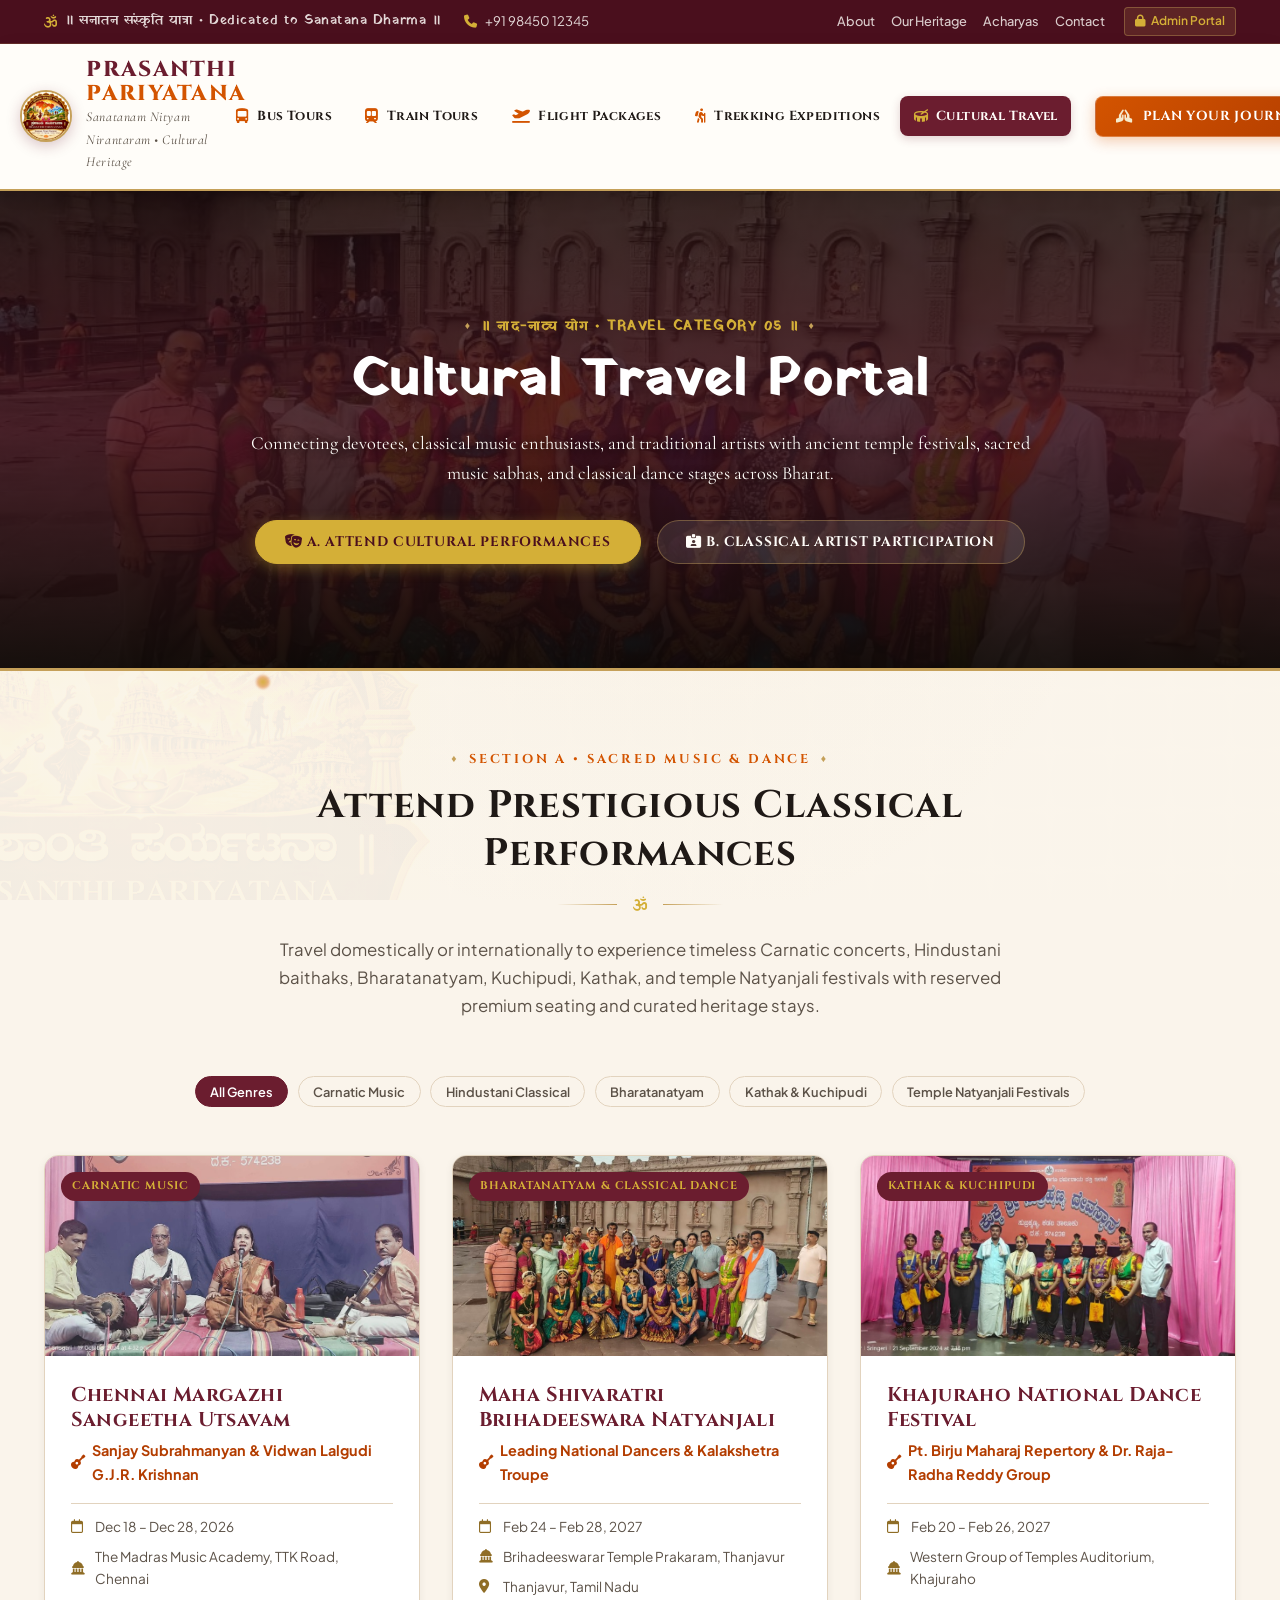
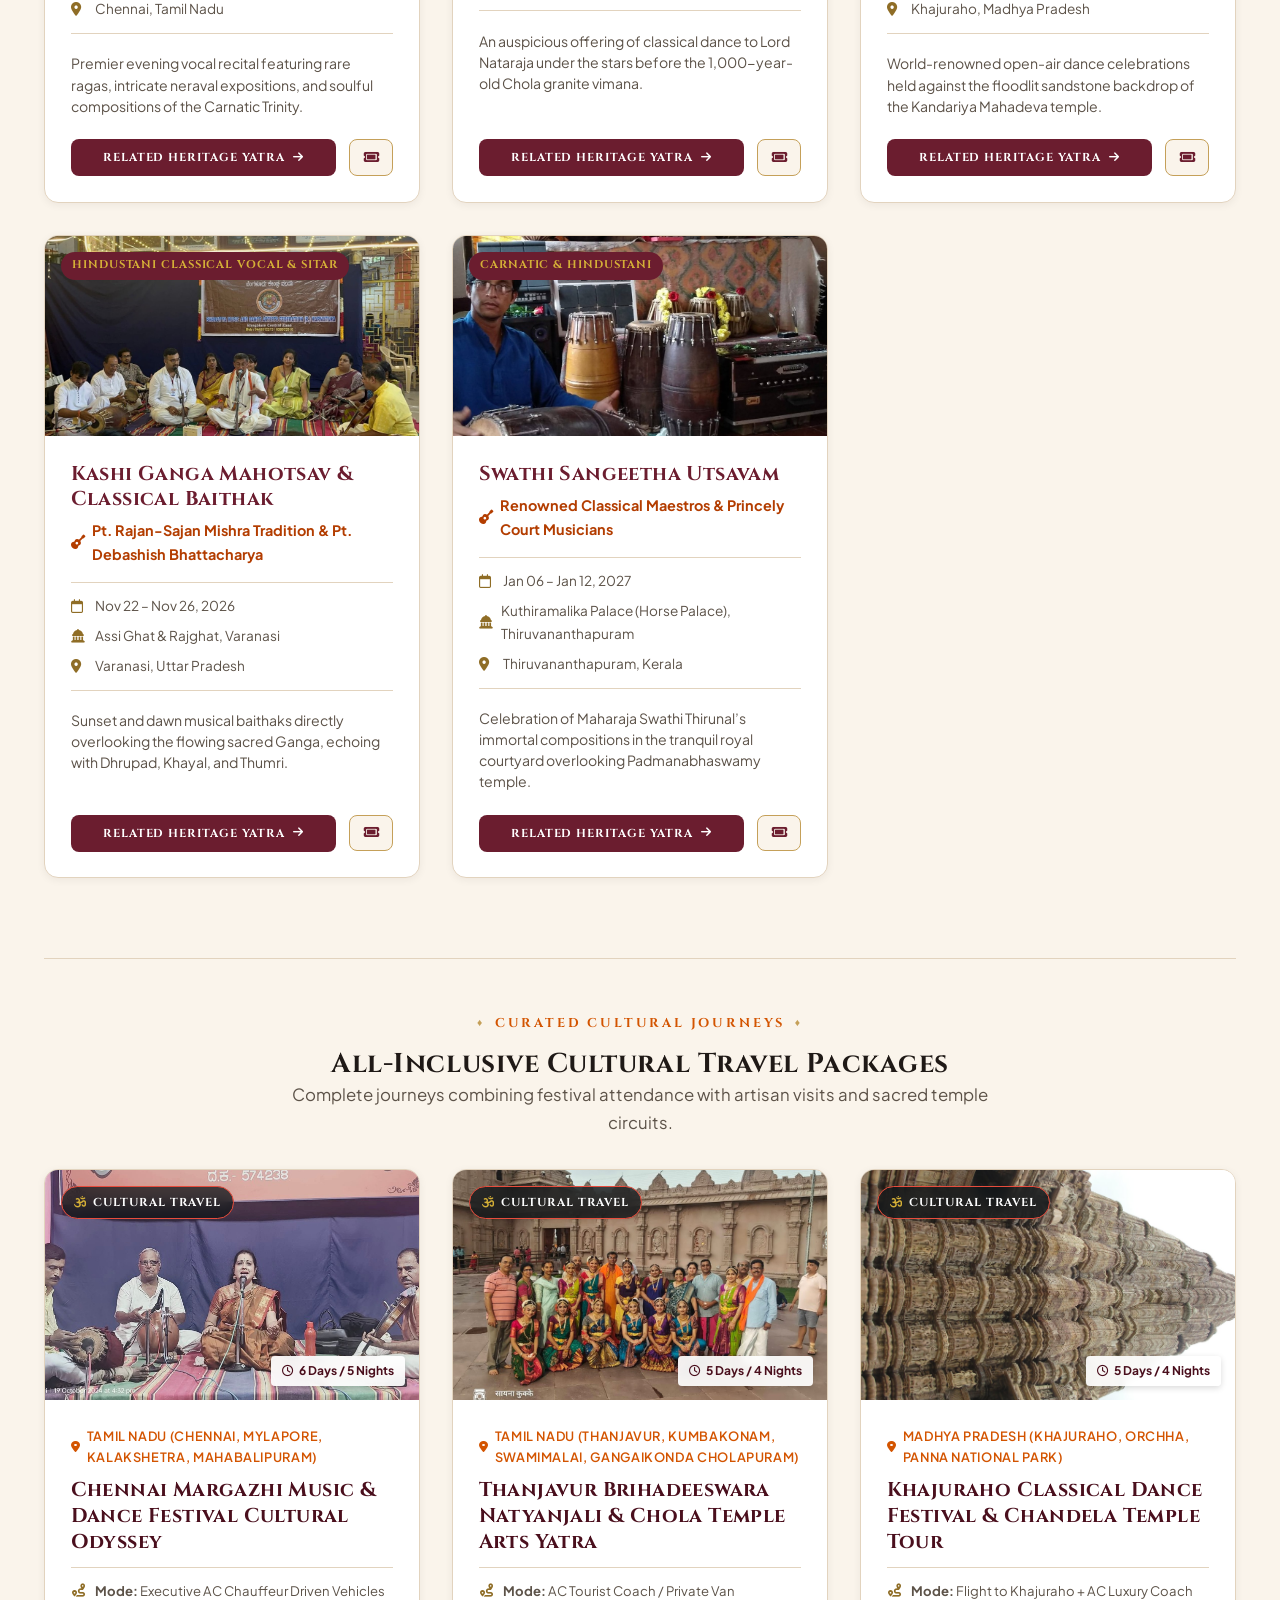
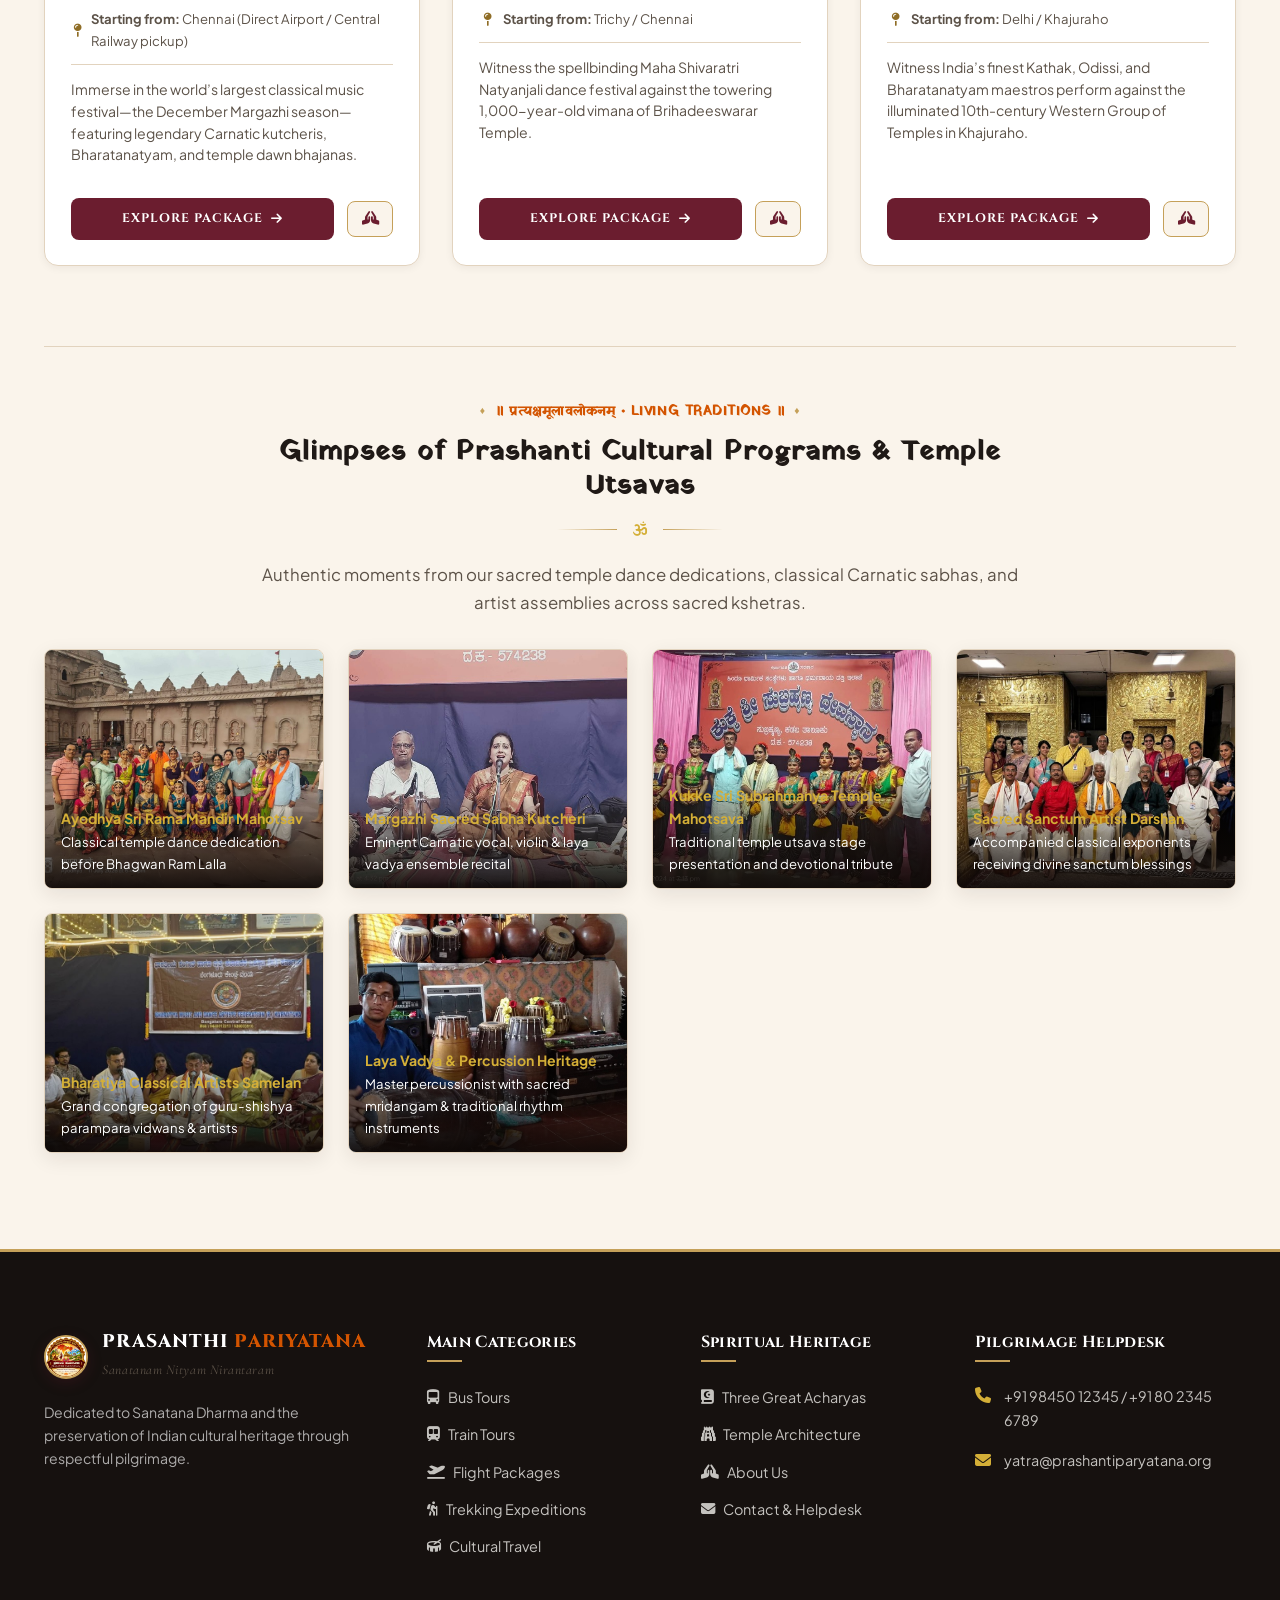
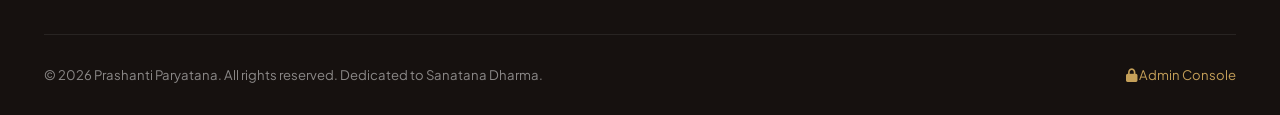
<file: cultural.html>
<!DOCTYPE html>
<html lang="en">
<head>
  <meta charset="UTF-8" />
  <meta name="viewport" content="width=device-width, initial-scale=1.0" />
  <title>Cultural Travel Portal | Prashanti Paryatana</title>
  <meta name="description" content="Immerse in classical Indian sacred arts: Attend Carnatic, Hindustani, Bharatanatyam, and temple festivals, or register as a classical artist for sacred performances." />

  <link rel="preconnect" href="https://fonts.googleapis.com" />
  <link rel="preconnect" href="https://fonts.gstatic.com" crossorigin />
  <link rel="stylesheet" href="https://cdnjs.cloudflare.com/ajax/libs/font-awesome/6.5.1/css/all.min.css" />

  <link rel="stylesheet" href="css/style.css" />
  <link rel="stylesheet" href="css/components.css" />
</head>
<body data-page="cultural" data-page-category="cultural">

  <!-- ================= WEBSITE LOADING PRELOADER (FROM LOGO) ================= -->
  <div id="sitePreloader" class="site-preloader">
    <div class="preloader-content">
      <div class="preloader-logo-wrap">
        <div class="preloader-mandala-ring"></div>
        <div class="preloader-mandala-ring-outer"></div>
        <img src="assets/logo.png" alt="Prashanti Paryatana" class="preloader-logo" />
      </div>
      <div class="preloader-sanskrit font-sanskrit-style">॥ सनातन संस्कृति यात्रा ॥</div>
      <div class="preloader-title">PRASANTHI PARIYATANA</div>
      <div class="preloader-tagline">Sanatanam Nityam Nirantaram</div>
      <div class="preloader-progress-bar">
        <div class="preloader-progress-fill"></div>
      </div>
    </div>
  </div>

  <!-- Top Bar -->
  <div class="top-bar">
    <div class="container top-bar-inner">
      <div class="top-bar-left">
        <div class="top-bar-item">
          <i class="fa-solid fa-om"></i>
          <span class="font-sanskrit-style">॥ सनातन संस्कृति यात्रा • Dedicated to Sanatana Dharma ॥</span>
        </div>
        <div class="top-bar-item">
          <i class="fa-solid fa-phone"></i>
          <a href="tel:+919845012345">+91 98450 12345</a>
        </div>
      </div>
      <div class="top-bar-right">
        <div class="top-bar-links">
          <a href="about.html">About</a>
          <a href="heritage.html">Our Heritage</a>
          <a href="acharyas.html">Acharyas</a>
          <a href="contact.html">Contact</a>
        </div>
        <a href="admin.html" class="admin-portal-link">
          <i class="fa-solid fa-lock"></i> Admin Portal
        </a>
      </div>
    </div>
  </div>

  <!-- Header -->
  <header class="site-header">
    <div class="container site-header-inner">
      <a href="index.html" class="brand-identity">
        <img src="assets/logo.png" alt="Prashanti Paryatana Logo" class="brand-logo-img" />
        <div class="brand-text-wrap">
          <span class="brand-name font-sanskrit-style">PRASANTHI <span>PARIYATANA</span></span>
          <span class="brand-tagline">Sanatanam Nityam Nirantaram • Cultural Heritage</span>
        </div>
      </a>

      <!-- 5 Prominent Categories -->
      <nav class="categories-nav">
        <a href="bus-tours.html" class="category-link">
          <i class="fa-solid fa-bus-simple"></i>
          <span>Bus Tours</span>
        </a>
        <a href="train-tours.html" class="category-link">
          <i class="fa-solid fa-train-subway"></i>
          <span>Train Tours</span>
        </a>
        <a href="flight-packages.html" class="category-link">
          <i class="fa-solid fa-plane-departure"></i>
          <span>Flight Packages</span>
        </a>
        <a href="trekking-expeditions.html" class="category-link">
          <i class="fa-solid fa-person-hiking"></i>
          <span>Trekking Expeditions</span>
        </a>
        <a href="cultural.html" class="category-link active">
          <i class="fa-solid fa-drum"></i>
          <span>Cultural Travel</span>
        </a>
      </nav>

      <div class="nav-actions">
        <button type="button" class="btn-plan-journey" onclick="openEnquiryModal('', 'Cultural Travel Enquiry', 'cultural')">
          <i class="fa-solid fa-hands-praying"></i>
          <span>Plan Your Journey</span>
        </button>
        <button type="button" class="mobile-nav-toggle" aria-label="Toggle navigation">
          <i class="fa-solid fa-bars-staggered"></i>
        </button>
      </div>
    </div>
  </header>

  <!-- Category Hero with Background Slideshow -->
  <section class="cultural-hero" style="position: relative; overflow: hidden; min-height: 480px; display: flex; align-items: center;">
    <!-- Background Slideshow of Real Cultural Programs -->
    <div class="cultural-slideshow-container">
      <div class="cultural-bg-slide active" style="background-image: url('assets/cultural/ayodhya-dance.jpg');"></div>
      <div class="cultural-bg-slide" style="background-image: url('assets/cultural/carnatic-kutcheri.jpg');"></div>
      <div class="cultural-bg-slide" style="background-image: url('assets/cultural/kukke-subrahmanya-stage.jpg');"></div>
      <div class="cultural-bg-slide" style="background-image: url('assets/cultural/golden-temple-artists.jpg');"></div>
      <div class="cultural-bg-slide" style="background-image: url('assets/cultural/music-dance-federation.jpg');"></div>
      <div class="cultural-bg-slide" style="background-image: url('assets/cultural/mridangam-vidwan.jpg');"></div>
      <div class="cultural-slideshow-overlay"></div>
    </div>

    <div class="container" style="text-align: center; max-width: 860px; position: relative; z-index: 3;">
      <span class="section-eyebrow font-sanskrit-style" style="color: var(--color-gold-bright); letter-spacing: 0.12em;">॥ नाद-नाट्य योग • Travel Category 05 ॥</span>
      <h1 class="font-sanskrit-style" style="color: #fff; margin-bottom: 1rem; font-size: clamp(2.2rem, 5vw, 3.2rem);">Cultural Travel Portal</h1>
      <p style="color: var(--color-sandalwood-light); font-size: 1.15rem; font-family: var(--font-serif); line-height: 1.6; text-shadow: 0 2px 8px rgba(0,0,0,0.8);">
        Connecting devotees, classical music enthusiasts, and traditional artists with ancient temple festivals, sacred music sabhas, and classical dance stages across Bharat.
      </p>

      <!-- Navigation Tabs Between Section A and Section B -->
      <div class="cultural-nav-tabs">
        <button type="button" class="cultural-tab-btn active" data-target="events">
          <i class="fa-solid fa-masks-theater"></i> A. Attend Cultural Performances
        </button>
        <button type="button" class="cultural-tab-btn" data-target="artist">
          <i class="fa-solid fa-id-card-clip"></i> B. Classical Artist Participation
        </button>
      </div>
    </div>
  </section>

  <!-- ================= SECTION A: ATTEND CULTURAL PERFORMANCES ================= -->
  <section id="culturalEventsSection" style="padding: 4.5rem 0 6rem 0;">
    <div class="container">
      <div class="section-header">
        <span class="section-eyebrow">Section A • Sacred Music & Dance</span>
        <h2>Attend Prestigious Classical Performances</h2>
        <div class="decorative-divider">
          <span></span><i class="fa-solid fa-om"></i><span></span>
        </div>
        <p>
          Travel domestically or internationally to experience timeless Carnatic concerts, Hindustani baithaks, Bharatanatyam, Kuchipudi, Kathak, and temple Natyanjali festivals with reserved premium seating and curated heritage stays.
        </p>
      </div>

      <!-- Genre Filter Pills -->
      <div style="display: flex; justify-content: center; flex-wrap: wrap; gap: 0.6rem; margin-bottom: 3rem;">
        <button type="button" class="filter-pill genre-filter-pill active" onclick="filterEventsByGenre('all', this)">All Genres</button>
        <button type="button" class="filter-pill genre-filter-pill" onclick="filterEventsByGenre('Carnatic', this)">Carnatic Music</button>
        <button type="button" class="filter-pill genre-filter-pill" onclick="filterEventsByGenre('Hindustani', this)">Hindustani Classical</button>
        <button type="button" class="filter-pill genre-filter-pill" onclick="filterEventsByGenre('Bharatanatyam', this)">Bharatanatyam</button>
        <button type="button" class="filter-pill genre-filter-pill" onclick="filterEventsByGenre('Kathak', this)">Kathak & Kuchipudi</button>
        <button type="button" class="filter-pill genre-filter-pill" onclick="filterEventsByGenre('Natyanjali', this)">Temple Natyanjali Festivals</button>
      </div>

      <!-- Events Grid -->
      <div id="culturalEventsGrid" class="events-grid">
        <!-- Rendered dynamically by js/cultural.js -->
      </div>

      <!-- Related Curated Cultural Packages -->
      <div style="margin-top: 5rem; padding-top: 3rem; border-top: 1px solid var(--color-sandalwood-border);">
        <div class="section-header" style="margin-bottom: 2rem;">
          <span class="section-eyebrow">Curated Cultural Journeys</span>
          <h3>All-Inclusive Cultural Travel Packages</h3>
          <p>Complete journeys combining festival attendance with artisan visits and sacred temple circuits.</p>
        </div>
        <div id="culturalPackagesGrid" class="packages-grid">
          <!-- Populated by JS -->
        </div>
      </div>

      <!-- Live Glimpses of Prashanti Cultural Programs -->
      <div style="margin-top: 5rem; padding-top: 3rem; border-top: 1px solid var(--color-sandalwood-border);">
        <div class="section-header" style="margin-bottom: 2rem;">
          <span class="section-eyebrow font-sanskrit-style" style="color: var(--color-saffron);">॥ प्रत्यक्षमूलावलोकनम् • Living Traditions ॥</span>
          <h3 class="font-sanskrit-style">Glimpses of Prashanti Cultural Programs & Temple Utsavas</h3>
          <div class="decorative-divider">
            <span></span><i class="fa-solid fa-om"></i><span></span>
          </div>
          <p>Authentic moments from our sacred temple dance dedications, classical Carnatic sabhas, and artist assemblies across sacred kshetras.</p>
        </div>

        <div class="cultural-gallery-grid">
          <div class="cultural-photo-card">
            <img src="assets/cultural/ayodhya-dance.jpg" alt="Ayodhya Sri Rama Mandir Classical Dance" loading="lazy" />
            <div class="cultural-photo-caption">
              <strong>Ayodhya Sri Rama Mandir Mahotsav</strong>
              <span>Classical temple dance dedication before Bhagwan Ram Lalla</span>
            </div>
          </div>
          <div class="cultural-photo-card">
            <img src="assets/cultural/carnatic-kutcheri.jpg" alt="Margazhi Carnatic Kutcheri" loading="lazy" />
            <div class="cultural-photo-caption">
              <strong>Margazhi Sacred Sabha Kutcheri</strong>
              <span>Eminent Carnatic vocal, violin & laya vadya ensemble recital</span>
            </div>
          </div>
          <div class="cultural-photo-card">
            <img src="assets/cultural/kukke-subrahmanya-stage.jpg" alt="Kukke Sri Subrahmanya Temple Mahotsava" loading="lazy" />
            <div class="cultural-photo-caption">
              <strong>Kukke Sri Subrahmanya Temple Mahotsava</strong>
              <span>Traditional temple utsava stage presentation and devotional tribute</span>
            </div>
          </div>
          <div class="cultural-photo-card">
            <img src="assets/cultural/golden-temple-artists.jpg" alt="Sacred Sanctum Artist Darshan" loading="lazy" />
            <div class="cultural-photo-caption">
              <strong>Sacred Sanctum Artist Darshan</strong>
              <span>Accompanied classical exponents receiving divine sanctum blessings</span>
            </div>
          </div>
          <div class="cultural-photo-card">
            <img src="assets/cultural/music-dance-federation.jpg" alt="Bharatiya Music & Dance Artists Federation" loading="lazy" />
            <div class="cultural-photo-caption">
              <strong>Bharatiya Classical Artists Samelan</strong>
              <span>Grand congregation of guru-shishya parampara vidwans & artists</span>
            </div>
          </div>
          <div class="cultural-photo-card">
            <img src="assets/cultural/mridangam-vidwan.jpg" alt="Laya Vadya Percussion Vidwan" loading="lazy" />
            <div class="cultural-photo-caption">
              <strong>Laya Vadya & Percussion Heritage</strong>
              <span>Master percussionist with sacred mridangam & traditional rhythm instruments</span>
            </div>
          </div>
        </div>
      </div>
    </div>
  </section>

  <!-- ================= SECTION B: ARTIST PARTICIPATION ================= -->
  <section id="artistRegistrationSection" style="padding: 4.5rem 0 6rem 0; display: none;">
    <div class="container">
      <div class="section-header">
        <span class="section-eyebrow">Section B • For Performing Artists</span>
        <h2>Classical Artist Temple Program Registration</h2>
        <div class="decorative-divider">
          <span></span><i class="fa-solid fa-om"></i><span></span>
        </div>
        <p>
          Classical musicians, vocalists, instrumentalists, and classical dancers may register their interest to offer their art in sacred temple spaces and heritage festivals.
        </p>
      </div>

      <div class="artist-registration-wrap">
        <!-- Explicit Mandatory Disclaimer -->
        <div class="artist-disclaimer-notice">
          <strong><i class="fa-solid fa-triangle-exclamation"></i> Important Temple Protocol & Permissions Notice</strong>
          Please understand that performances in temple sanctums and heritage sabhas are strictly subject to temple trust guidelines, hereditary agama customs, and festival committee permissions. Prashanti Paryatana acts as a cultural coordinator and facilitator to match verified artists with suitable temple trusts and auspicious utsavam dates.
        </div>

        <div id="artistFormContainer">
          <form id="artistRegistrationForm">
            <div class="form-grid-2">
              <div class="form-group">
                <label class="form-label">Artist Full Name <span class="req">*</span></label>
                <input type="text" name="artistName" class="form-control" placeholder="e.g. Smt. Gayatri Ramaswamy" required />
              </div>
              <div class="form-group">
                <label class="form-label">Email Address <span class="req">*</span></label>
                <input type="email" name="artistEmail" class="form-control" placeholder="artist@example.com" required />
              </div>
            </div>

            <div class="form-grid-2">
              <div class="form-group">
                <label class="form-label">Phone Number / WhatsApp <span class="req">*</span></label>
                <input type="tel" name="artistPhone" class="form-control" placeholder="+91 94440 12345" required />
              </div>
              <div class="form-group">
                <label class="form-label">City of Residence <span class="req">*</span></label>
                <input type="text" name="artistCity" class="form-control" placeholder="e.g. Chennai, Bengaluru, Mumbai" required />
              </div>
            </div>

            <div class="form-grid-2">
              <div class="form-group">
                <label class="form-label">Country <span class="req">*</span></label>
                <input type="text" name="artistCountry" class="form-control" value="India" required />
              </div>
              <div class="form-group">
                <label class="form-label">Art Form & Disciplinary School (Bani/Gharana) <span class="req">*</span></label>
                <input type="text" name="artistArtForm" class="form-control" placeholder="e.g. Bharatanatyam (Kalakshetra), Carnatic Vocal, Saraswathi Veena" required />
              </div>
            </div>

            <div class="form-grid-2">
              <div class="form-group">
                <label class="form-label">Years of Performing Experience <span class="req">*</span></label>
                <input type="text" name="artistExperience" class="form-control" placeholder="e.g. 12 years (Graded AIR/Doordarshan)" required />
              </div>
              <div class="form-group">
                <label class="form-label">Preferred Performance Location / Circuit <span class="req">*</span></label>
                <input type="text" name="artistLocation" class="form-control" placeholder="e.g. Thanjavur, Sringeri, Udupi, Kashi, Melkote" required />
              </div>
            </div>

            <div class="form-group">
              <label class="form-label">Seasonal Availability (Months / Festivals)</label>
              <input type="text" name="artistAvailability" class="form-control" placeholder="e.g. Maha Shivaratri, Margazhi Season, Navaratri, Weekends" />
            </div>

            <div class="form-group">
              <label class="form-label">Portfolio or Performance Video Link (YouTube / Drive / Web) <span class="req">*</span></label>
              <input type="url" name="artistPortfolio" class="form-control" placeholder="https://youtube.com/watch?v=your-performance" required />
              <small style="color: var(--text-muted); font-size: 0.78rem;">Please share a clear recording of a live concert or stage recital.</small>
            </div>

            <button type="submit" class="form-submit-btn" style="margin-top: 1rem;">
              <i class="fa-solid fa-hands-praying"></i> Submit Artist Registration
            </button>
          </form>
        </div>

        <!-- Success Feedback for Artist Registration -->
        <div id="artistSuccessContainer" style="display: none; text-align: center; padding: 2rem 0;">
          <div class="confirmation-badge-icon"><i class="fa-solid fa-check"></i></div>
          <h3 style="color: var(--color-maroon); margin-bottom: 0.5rem;">Registration Submitted With Reverence</h3>
          <p style="color: var(--text-secondary); max-width: 520px; margin: 0 auto 1.5rem auto;">
            Namaskaram. Your artistic portfolio has been received. Our cultural advisory board will review your performance link against upcoming temple utsavam schedules.
          </p>
          <div class="reference-display-box">
            <span style="font-size: 0.75rem; text-transform: uppercase; color: var(--text-muted); font-weight: 700;">Artist Registration ID</span>
            <div id="artistRegIdDisplay" class="reference-code">ART-2026-000</div>
          </div>
          <button type="button" class="btn-explore" style="margin: 0 auto; display: inline-flex;" onclick="resetArtistForm()">
            <span>Submit Another Registration</span>
          </button>
        </div>
      </div>
    </div>
  </section>

  <!-- Footer -->
  <footer class="site-footer">
    <div class="container">
      <div class="footer-top-grid">
        <div class="footer-col footer-brand-col">
          <div class="brand-identity" style="margin-bottom: 1rem;">
            <img src="assets/logo.png" alt="Prashanti Paryatana Logo" class="brand-logo-img" style="width: 44px; height: 44px;" />
            <div class="brand-text-wrap">
              <span class="brand-name font-sanskrit-style" style="font-size: 1.15rem; color:#fff;">PRASANTHI <span>PARIYATANA</span></span>
              <span class="brand-tagline">Sanatanam Nityam Nirantaram</span>
            </div>
          </div>
          <p>Dedicated to Sanatana Dharma and the preservation of Indian cultural heritage through respectful pilgrimage.</p>
        </div>
        <div class="footer-col">
          <h4>Main Categories</h4>
          <ul class="footer-links-list">
            <li><a href="bus-tours.html"><i class="fa-solid fa-bus-simple"></i> Bus Tours</a></li>
            <li><a href="train-tours.html"><i class="fa-solid fa-train-subway"></i> Train Tours</a></li>
            <li><a href="flight-packages.html"><i class="fa-solid fa-plane-departure"></i> Flight Packages</a></li>
            <li><a href="trekking-expeditions.html"><i class="fa-solid fa-person-hiking"></i> Trekking Expeditions</a></li>
            <li><a href="cultural.html"><i class="fa-solid fa-drum"></i> Cultural Travel</a></li>
          </ul>
        </div>
        <div class="footer-col">
          <h4>Spiritual Heritage</h4>
          <ul class="footer-links-list">
            <li><a href="acharyas.html"><i class="fa-solid fa-book-quran"></i> Three Great Acharyas</a></li>
            <li><a href="heritage.html"><i class="fa-solid fa-gopuram"></i> Temple Architecture</a></li>
            <li><a href="about.html"><i class="fa-solid fa-hands-praying"></i> About Us</a></li>
            <li><a href="contact.html"><i class="fa-solid fa-envelope"></i> Contact & Helpdesk</a></li>
          </ul>
        </div>
        <div class="footer-col">
          <h4>Pilgrimage Helpdesk</h4>
          <div class="footer-contact-item">
            <i class="fa-solid fa-phone"></i>
            <div>+91 98450 12345 / +91 80 2345 6789</div>
          </div>
          <div class="footer-contact-item">
            <i class="fa-solid fa-envelope"></i>
            <div>yatra@prashantiparyatana.org</div>
          </div>
        </div>
      </div>
      <div class="footer-bottom">
        <div class="footer-bottom-inner">
          <p>© 2026 Prashanti Paryatana. All rights reserved. Dedicated to Sanatana Dharma.</p>
          <a href="admin.html" style="color: var(--color-gold);"><i class="fa-solid fa-lock"></i> Admin Console</a>
        </div>
      </div>
    </div>
  </footer>

  <!-- Global Modal & Mobile Drawer -->
  <div id="enquiryModal" class="modal-backdrop">
    <div class="modal-dialog">
      <div class="modal-header">
        <h3><i class="fa-solid fa-hands-praying" style="color: var(--color-gold-bright); margin-right: 0.5rem;"></i> Plan Your Sacred Journey</h3>
        <button type="button" class="modal-close-btn">&times;</button>
      </div>
      <div class="modal-body">
        <div id="enquiryFormContainer">
          <form id="enquiryForm">
            <div class="form-grid-2">
              <div class="form-group">
                <label class="form-label">Full Name <span class="req">*</span></label>
                <input type="text" name="fullName" class="form-control" required />
              </div>
              <div class="form-group">
                <label class="form-label">Email Address <span class="req">*</span></label>
                <input type="email" name="email" class="form-control" required />
              </div>
            </div>
            <div class="form-grid-2">
              <div class="form-group">
                <label class="form-label">Mobile Number <span class="req">*</span></label>
                <input type="tel" name="phone" class="form-control" required />
              </div>
              <div class="form-group">
                <label class="form-label">Starting Location</label>
                <input type="text" name="startingLocation" class="form-control" />
              </div>
            </div>
            <div class="form-grid-2">
              <div class="form-group">
                <label class="form-label">Category</label>
                <select name="category" id="enqCategorySelect" class="form-control">
                  <option value="cultural" selected>Cultural Travel</option>
                  <option value="bus">Bus Tours</option>
                  <option value="train">Train Tours</option>
                  <option value="flight">Flight Packages</option>
                  <option value="trekking">Trekking Expeditions</option>
                </select>
              </div>
              <div class="form-group">
                <label class="form-label">Preferred Package</label>
                <select name="preferredPackage" id="enqPackageSelect" class="form-control"></select>
              </div>
            </div>
            <div class="form-grid-2">
              <div class="form-group">
                <label class="form-label">Departure Date <span class="req">*</span></label>
                <input type="date" name="departureDate" class="form-control" required />
              </div>
              <div class="form-group">
                <label class="form-label">Travellers <span class="req">*</span></label>
                <input type="number" name="travellers" min="1" max="40" class="form-control" value="2" required />
              </div>
            </div>
            <div class="form-group">
              <label class="form-label">Special Requirements</label>
              <textarea name="requirements" class="form-control" placeholder="Festival seating, instruments handling, elder care..."></textarea>
            </div>
            <button type="submit" class="form-submit-btn">
              <i class="fa-solid fa-paper-plane"></i> Submit Cultural Travel Enquiry
            </button>
          </form>
        </div>
        <div id="enquiryConfirmationContainer" class="enquiry-confirmation" style="display: none;">
          <div class="confirmation-badge-icon"><i class="fa-solid fa-check"></i></div>
          <h3 style="color: var(--color-maroon);">Enquiry Registered!</h3>
          <div class="reference-display-box">
            <div id="confirmationRefCode" class="reference-code">PP-2026-YTR-0000</div>
          </div>
          <div id="confirmationSummary" style="font-size: 0.85rem; text-align: left; background: #fff; padding: 1rem; border-radius: var(--radius-sm); border: 1px solid var(--color-sandalwood-border); margin-bottom: 1.5rem;"></div>
          <button type="button" class="btn-quick-enquire" onclick="closeEnquiryModal()">Close</button>
        </div>
      </div>
    </div>
  </div>

  <!-- Mobile Drawer -->
  <div class="mobile-drawer">
    <div class="mobile-drawer-content">
      <div class="mobile-drawer-header">
        <span class="brand-name" style="font-size: 1.1rem;">Prashanti <span>Paryatana</span></span>
        <button type="button" class="mobile-drawer-close" style="background:none; border:none; font-size: 1.4rem;">&times;</button>
      </div>
      <div class="mobile-drawer-links">
        <a href="bus-tours.html" class="mobile-nav-item"><i class="fa-solid fa-bus-simple"></i> Bus Tours</a>
        <a href="train-tours.html" class="mobile-nav-item"><i class="fa-solid fa-train-subway"></i> Train Tours</a>
        <a href="flight-packages.html" class="mobile-nav-item"><i class="fa-solid fa-plane-departure"></i> Flight Packages</a>
        <a href="trekking-expeditions.html" class="mobile-nav-item"><i class="fa-solid fa-person-hiking"></i> Trekking Expeditions</a>
        <a href="cultural.html" class="mobile-nav-item active"><i class="fa-solid fa-drum"></i> Cultural Travel</a>
        <a href="index.html" class="mobile-nav-item"><i class="fa-solid fa-house"></i> Home</a>
      </div>
    </div>
  </div>

  <script src="js/data.js"></script>
  <script src="js/app.js"></script>
  <script src="js/cultural.js"></script>
  <script>
    document.addEventListener('DOMContentLoaded', () => {
      // Render cultural packages under Section A
      const container = document.getElementById('culturalPackagesGrid');
      if (container && window.PrashantiDB) {
        const cultPackages = window.PrashantiDB.getPackagesByCategory('cultural');
        container.innerHTML = cultPackages.map(p => window.createPackageCardHTML(p)).join('');
      }

      // Check if URL has #artist-registration hash
      if (window.location.hash === '#artist-registration') {
        const artistTab = document.querySelector('.cultural-tab-btn[data-target="artist"]');
        if (artistTab) artistTab.click();
      }
    });
  </script>
</body>
</html>
</file>
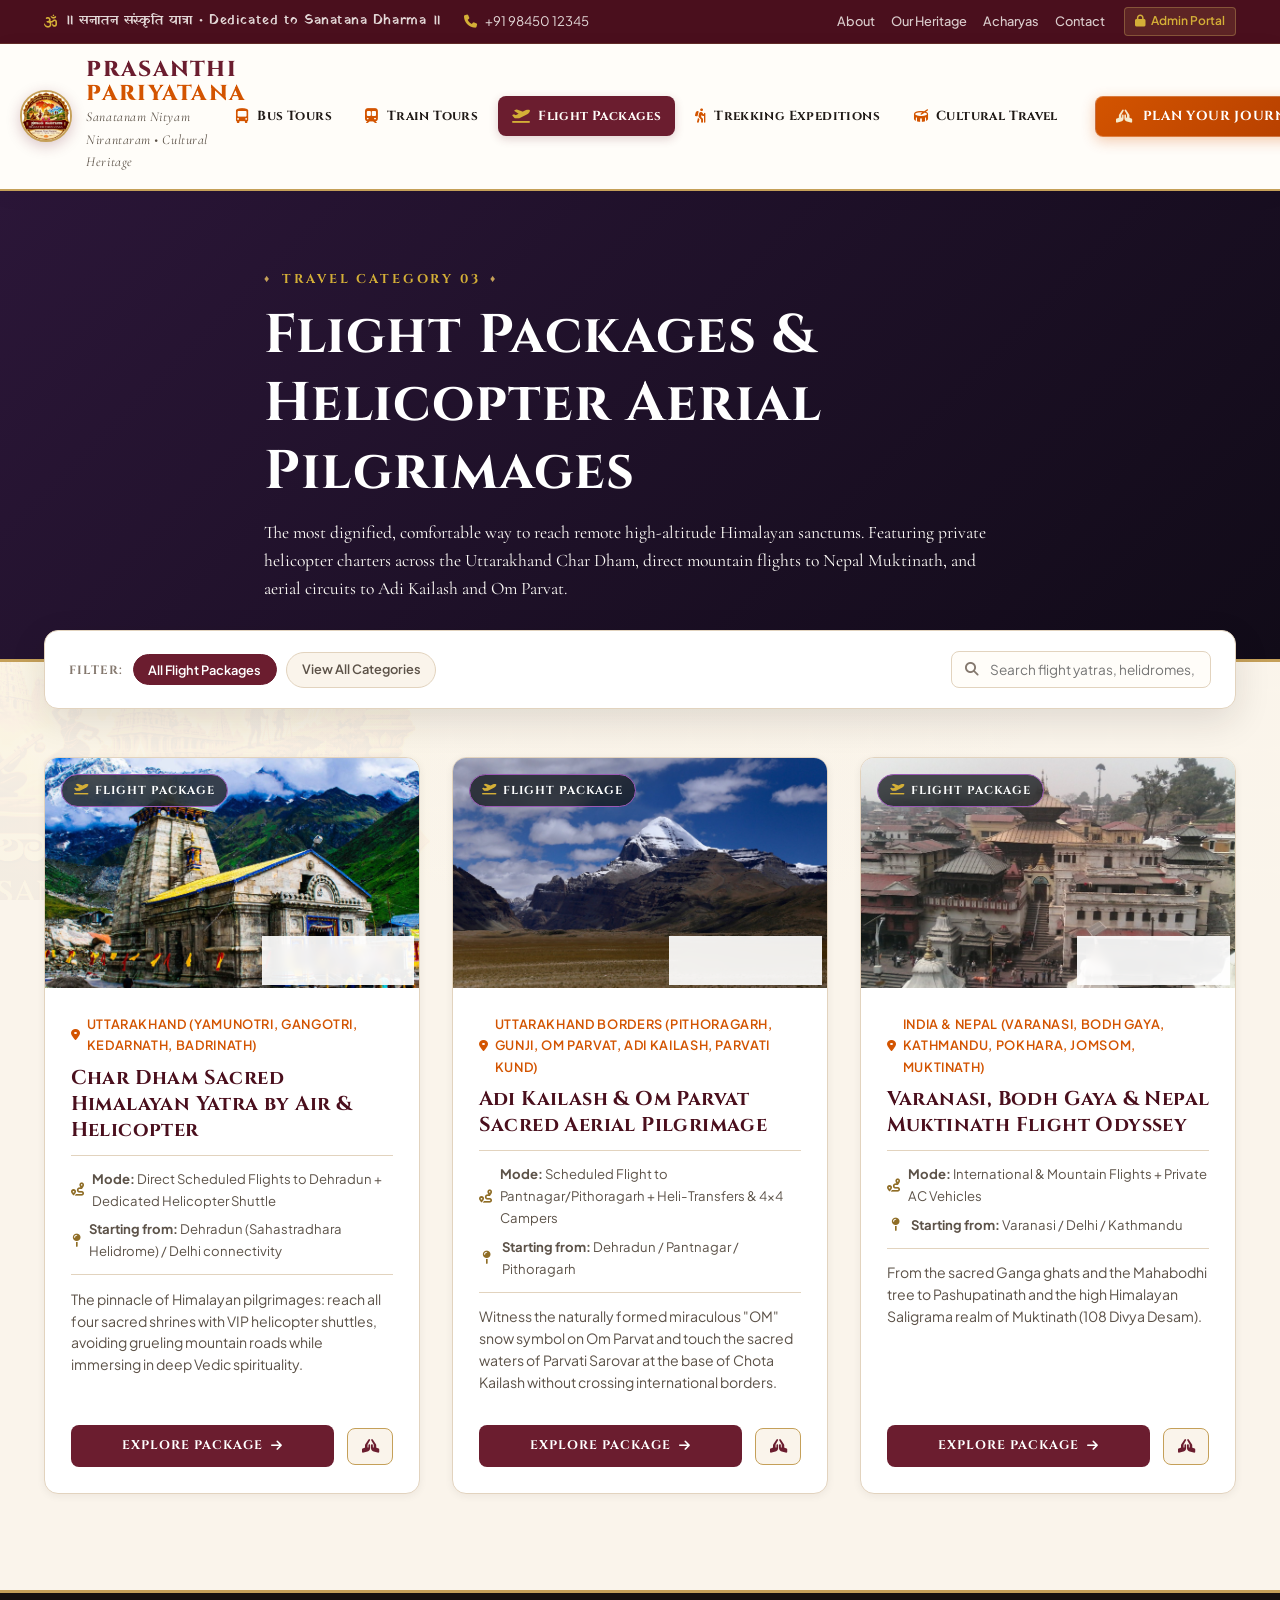
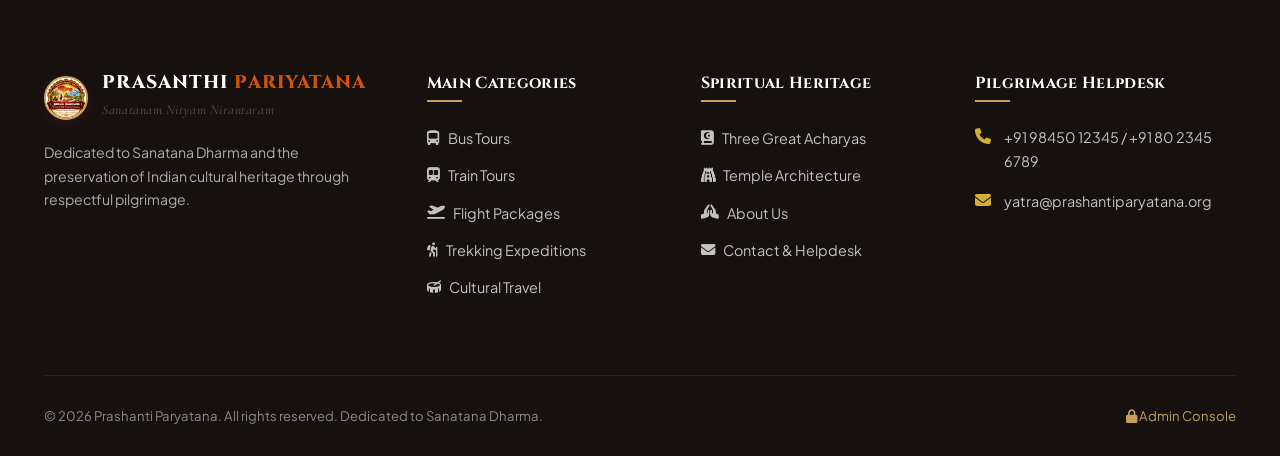
<file: flight-packages.html>
<!DOCTYPE html>
<html lang="en">
<head>
  <meta charset="UTF-8" />
  <meta name="viewport" content="width=device-width, initial-scale=1.0" />
  <title>Flight Packages & Heli Yatras | Prashanti Paryatana</title>
  <meta name="description" content="Aerial and flight pilgrimage packages to Char Dham, Adi Kailash, Om Parvat, and Nepal Muktinath with helicopter shuttles and luxury alpine stays." />

  <link rel="preconnect" href="https://fonts.googleapis.com" />
  <link rel="preconnect" href="https://fonts.gstatic.com" crossorigin />
  <link rel="stylesheet" href="https://cdnjs.cloudflare.com/ajax/libs/font-awesome/6.5.1/css/all.min.css" />

  <link rel="stylesheet" href="css/style.css" />
  <link rel="stylesheet" href="css/components.css" />
</head>
<body data-page="flight" data-page-category="flight">

    <!-- ================= WEBSITE LOADING PRELOADER (FROM LOGO) ================= -->
  <div id="sitePreloader" class="site-preloader">
    <div class="preloader-content">
      <div class="preloader-logo-wrap">
        <div class="preloader-mandala-ring"></div>
        <div class="preloader-mandala-ring-outer"></div>
        <img src="assets/logo.png" alt="Prashanti Paryatana" class="preloader-logo" />
      </div>
      <div class="preloader-sanskrit font-sanskrit-style">॥ सनातन संस्कृति यात्रा ॥</div>
      <div class="preloader-title">PRASANTHI PARIYATANA</div>
      <div class="preloader-tagline">Sanatanam Nityam Nirantaram</div>
      <div class="preloader-progress-bar">
        <div class="preloader-progress-fill"></div>
      </div>
    </div>
  </div>

<!-- Top Bar -->
  <div class="top-bar">
    <div class="container top-bar-inner">
      <div class="top-bar-left">
        <div class="top-bar-item">
          <i class="fa-solid fa-om"></i>
          <span class="font-sanskrit-style">॥ सनातन संस्कृति यात्रा • Dedicated to Sanatana Dharma ॥</span>
        </div>
        <div class="top-bar-item">
          <i class="fa-solid fa-phone"></i>
          <a href="tel:+919845012345">+91 98450 12345</a>
        </div>
      </div>
      <div class="top-bar-right">
        <div class="top-bar-links">
          <a href="about.html">About</a>
          <a href="heritage.html">Our Heritage</a>
          <a href="acharyas.html">Acharyas</a>
          <a href="contact.html">Contact</a>
        </div>
        <a href="admin.html" class="admin-portal-link">
          <i class="fa-solid fa-lock"></i> Admin Portal
        </a>
      </div>
    </div>
  </div>

  <!-- Header -->
  <header class="site-header">
    <div class="container site-header-inner">
            <a href="index.html" class="brand-identity">
        <img src="assets/logo.png" alt="Prashanti Paryatana Logo" class="brand-logo-img" />
        <div class="brand-text-wrap">
          <span class="brand-name font-sanskrit-style">PRASANTHI <span>PARIYATANA</span></span>
          <span class="brand-tagline">Sanatanam Nityam Nirantaram • Cultural Heritage</span>
        </div>
      </a>

      <!-- 5 Prominent Categories -->
      <nav class="categories-nav">
        <a href="bus-tours.html" class="category-link">
          <i class="fa-solid fa-bus-simple"></i>
          <span>Bus Tours</span>
        </a>
        <a href="train-tours.html" class="category-link">
          <i class="fa-solid fa-train-subway"></i>
          <span>Train Tours</span>
        </a>
        <a href="flight-packages.html" class="category-link active">
          <i class="fa-solid fa-plane-departure"></i>
          <span>Flight Packages</span>
        </a>
        <a href="trekking-expeditions.html" class="category-link">
          <i class="fa-solid fa-person-hiking"></i>
          <span>Trekking Expeditions</span>
        </a>
        <a href="cultural.html" class="category-link">
          <i class="fa-solid fa-drum"></i>
          <span>Cultural Travel</span>
        </a>
      </nav>

      <div class="nav-actions">
        <button type="button" class="btn-plan-journey" onclick="openEnquiryModal('', 'Flight Package Enquiry', 'flight')">
          <i class="fa-solid fa-hands-praying"></i>
          <span>Plan Your Journey</span>
        </button>
        <button type="button" class="mobile-nav-toggle" aria-label="Toggle navigation">
          <i class="fa-solid fa-bars-staggered"></i>
        </button>
      </div>
    </div>
  </header>

  <!-- Category Hero -->
  <section class="category-hero" style="background: linear-gradient(135deg, #2B1638 0%, #110B18 100%);">
    <div class="container category-hero-content">
      <span class="section-eyebrow" style="color: var(--color-gold-bright);">Travel Category 03</span>
      <h1>Flight Packages & Helicopter Aerial Pilgrimages</h1>
      <p>
        The most dignified, comfortable way to reach remote high-altitude Himalayan sanctums. Featuring private helicopter charters across the Uttarakhand Char Dham, direct mountain flights to Nepal Muktinath, and aerial circuits to Adi Kailash and Om Parvat.
      </p>
    </div>
  </section>

  <!-- Filter & Search Bar -->
  <div class="container filter-bar-wrap">
    <div class="filter-bar">
      <div class="filter-group">
        <span class="filter-label">Filter:</span>
        <button type="button" class="filter-pill active" data-category="flight">All Flight Packages</button>
        <a href="packages.html" class="filter-pill">View All Categories</a>
      </div>

      <div class="search-input-wrap">
        <i class="fa-solid fa-magnifying-glass"></i>
        <input type="text" id="packageSearchInput" class="search-input" placeholder="Search flight yatras, helidromes, or shrines..." />
      </div>
    </div>
  </div>

  <!-- Package Listing Grid -->
  <main class="container" style="padding-bottom: 6rem;">
    <div id="packagesGridContainer" class="packages-grid">
      <!-- Populated dynamically by js/packages.js -->
    </div>
  </main>

  <!-- Footer -->
  <footer class="site-footer">
    <div class="container">
      <div class="footer-top-grid">
        <div class="footer-col footer-brand-col">
                    <div class="brand-identity" style="margin-bottom: 1rem;">
            <img src="assets/logo.png" alt="Prashanti Paryatana Logo" class="brand-logo-img" style="width: 44px; height: 44px;" />
            <div class="brand-text-wrap">
              <span class="brand-name font-sanskrit-style" style="font-size: 1.15rem; color:#fff;">PRASANTHI <span>PARIYATANA</span></span>
              <span class="brand-tagline">Sanatanam Nityam Nirantaram</span>
            </div>
          </div>
          <p>Dedicated to Sanatana Dharma and the preservation of Indian cultural heritage through respectful pilgrimage.</p>
        </div>
        <div class="footer-col">
          <h4>Main Categories</h4>
          <ul class="footer-links-list">
            <li><a href="bus-tours.html"><i class="fa-solid fa-bus-simple"></i> Bus Tours</a></li>
            <li><a href="train-tours.html"><i class="fa-solid fa-train-subway"></i> Train Tours</a></li>
            <li><a href="flight-packages.html"><i class="fa-solid fa-plane-departure"></i> Flight Packages</a></li>
            <li><a href="trekking-expeditions.html"><i class="fa-solid fa-person-hiking"></i> Trekking Expeditions</a></li>
            <li><a href="cultural.html"><i class="fa-solid fa-drum"></i> Cultural Travel</a></li>
          </ul>
        </div>
        <div class="footer-col">
          <h4>Spiritual Heritage</h4>
          <ul class="footer-links-list">
            <li><a href="acharyas.html"><i class="fa-solid fa-book-quran"></i> Three Great Acharyas</a></li>
            <li><a href="heritage.html"><i class="fa-solid fa-gopuram"></i> Temple Architecture</a></li>
            <li><a href="about.html"><i class="fa-solid fa-hands-praying"></i> About Us</a></li>
            <li><a href="contact.html"><i class="fa-solid fa-envelope"></i> Contact & Helpdesk</a></li>
          </ul>
        </div>
        <div class="footer-col">
          <h4>Pilgrimage Helpdesk</h4>
          <div class="footer-contact-item">
            <i class="fa-solid fa-phone"></i>
            <div>+91 98450 12345 / +91 80 2345 6789</div>
          </div>
          <div class="footer-contact-item">
            <i class="fa-solid fa-envelope"></i>
            <div>yatra@prashantiparyatana.org</div>
          </div>
        </div>
      </div>
      <div class="footer-bottom">
        <div class="footer-bottom-inner">
          <p>© 2026 Prashanti Paryatana. All rights reserved. Dedicated to Sanatana Dharma.</p>
          <a href="admin.html" style="color: var(--color-gold);"><i class="fa-solid fa-lock"></i> Admin Console</a>
        </div>
      </div>
    </div>
  </footer>

  <!-- Global Modal & Mobile Drawer -->
  <div id="enquiryModal" class="modal-backdrop">
    <div class="modal-dialog">
      <div class="modal-header">
        <h3><i class="fa-solid fa-hands-praying" style="color: var(--color-gold-bright); margin-right: 0.5rem;"></i> Plan Your Sacred Journey</h3>
        <button type="button" class="modal-close-btn">&times;</button>
      </div>
      <div class="modal-body">
        <div id="enquiryFormContainer">
          <form id="enquiryForm">
            <div class="form-grid-2">
              <div class="form-group">
                <label class="form-label">Full Name <span class="req">*</span></label>
                <input type="text" name="fullName" class="form-control" required />
              </div>
              <div class="form-group">
                <label class="form-label">Email Address <span class="req">*</span></label>
                <input type="email" name="email" class="form-control" required />
              </div>
            </div>
            <div class="form-grid-2">
              <div class="form-group">
                <label class="form-label">Mobile Number <span class="req">*</span></label>
                <input type="tel" name="phone" class="form-control" required />
              </div>
              <div class="form-group">
                <label class="form-label">Starting Location</label>
                <input type="text" name="startingLocation" class="form-control" />
              </div>
            </div>
            <div class="form-grid-2">
              <div class="form-group">
                <label class="form-label">Category</label>
                <select name="category" id="enqCategorySelect" class="form-control">
                  <option value="flight" selected>Flight Packages</option>
                  <option value="bus">Bus Tours</option>
                  <option value="train">Train Tours</option>
                  <option value="trekking">Trekking Expeditions</option>
                  <option value="cultural">Cultural Travel</option>
                </select>
              </div>
              <div class="form-group">
                <label class="form-label">Preferred Package</label>
                <select name="preferredPackage" id="enqPackageSelect" class="form-control"></select>
              </div>
            </div>
            <div class="form-grid-2">
              <div class="form-group">
                <label class="form-label">Departure Date <span class="req">*</span></label>
                <input type="date" name="departureDate" class="form-control" required />
              </div>
              <div class="form-group">
                <label class="form-label">Travellers <span class="req">*</span></label>
                <input type="number" name="travellers" min="1" max="40" class="form-control" value="2" required />
              </div>
            </div>
            <div class="form-group">
              <label class="form-label">Special Requirements (e.g., helicopter weight, puja bookings)</label>
              <textarea name="requirements" class="form-control"></textarea>
            </div>
            <button type="submit" class="form-submit-btn">
              <i class="fa-solid fa-paper-plane"></i> Submit Travel Enquiry
            </button>
          </form>
        </div>
        <div id="enquiryConfirmationContainer" class="enquiry-confirmation" style="display: none;">
          <div class="confirmation-badge-icon"><i class="fa-solid fa-check"></i></div>
          <h3 style="color: var(--color-maroon);">Enquiry Registered!</h3>
          <div class="reference-display-box">
            <div id="confirmationRefCode" class="reference-code">PP-2026-YTR-0000</div>
          </div>
          <div id="confirmationSummary" style="font-size: 0.85rem; text-align: left; background: #fff; padding: 1rem; border-radius: var(--radius-sm); border: 1px solid var(--color-sandalwood-border); margin-bottom: 1.5rem;"></div>
          <button type="button" class="btn-quick-enquire" onclick="closeEnquiryModal()">Close</button>
        </div>
      </div>
    </div>
  </div>

  <!-- Mobile Drawer -->
  <div class="mobile-drawer">
    <div class="mobile-drawer-content">
      <div class="mobile-drawer-header">
        <span class="brand-name" style="font-size: 1.1rem;">Prashanti <span>Paryatana</span></span>
        <button type="button" class="mobile-drawer-close" style="background:none; border:none; font-size: 1.4rem;">&times;</button>
      </div>
      <div class="mobile-drawer-links">
        <a href="bus-tours.html" class="mobile-nav-item"><i class="fa-solid fa-bus-simple"></i> Bus Tours</a>
        <a href="train-tours.html" class="mobile-nav-item"><i class="fa-solid fa-train-subway"></i> Train Tours</a>
        <a href="flight-packages.html" class="mobile-nav-item active"><i class="fa-solid fa-plane-departure"></i> Flight Packages</a>
        <a href="trekking-expeditions.html" class="mobile-nav-item"><i class="fa-solid fa-person-hiking"></i> Trekking Expeditions</a>
        <a href="cultural.html" class="mobile-nav-item"><i class="fa-solid fa-drum"></i> Cultural Travel</a>
        <a href="index.html" class="mobile-nav-item"><i class="fa-solid fa-house"></i> Home</a>
      </div>
    </div>
  </div>

  <script src="js/data.js"></script>
  <script src="js/app.js"></script>
  <script src="js/packages.js"></script>
</body>
</html>
</file>
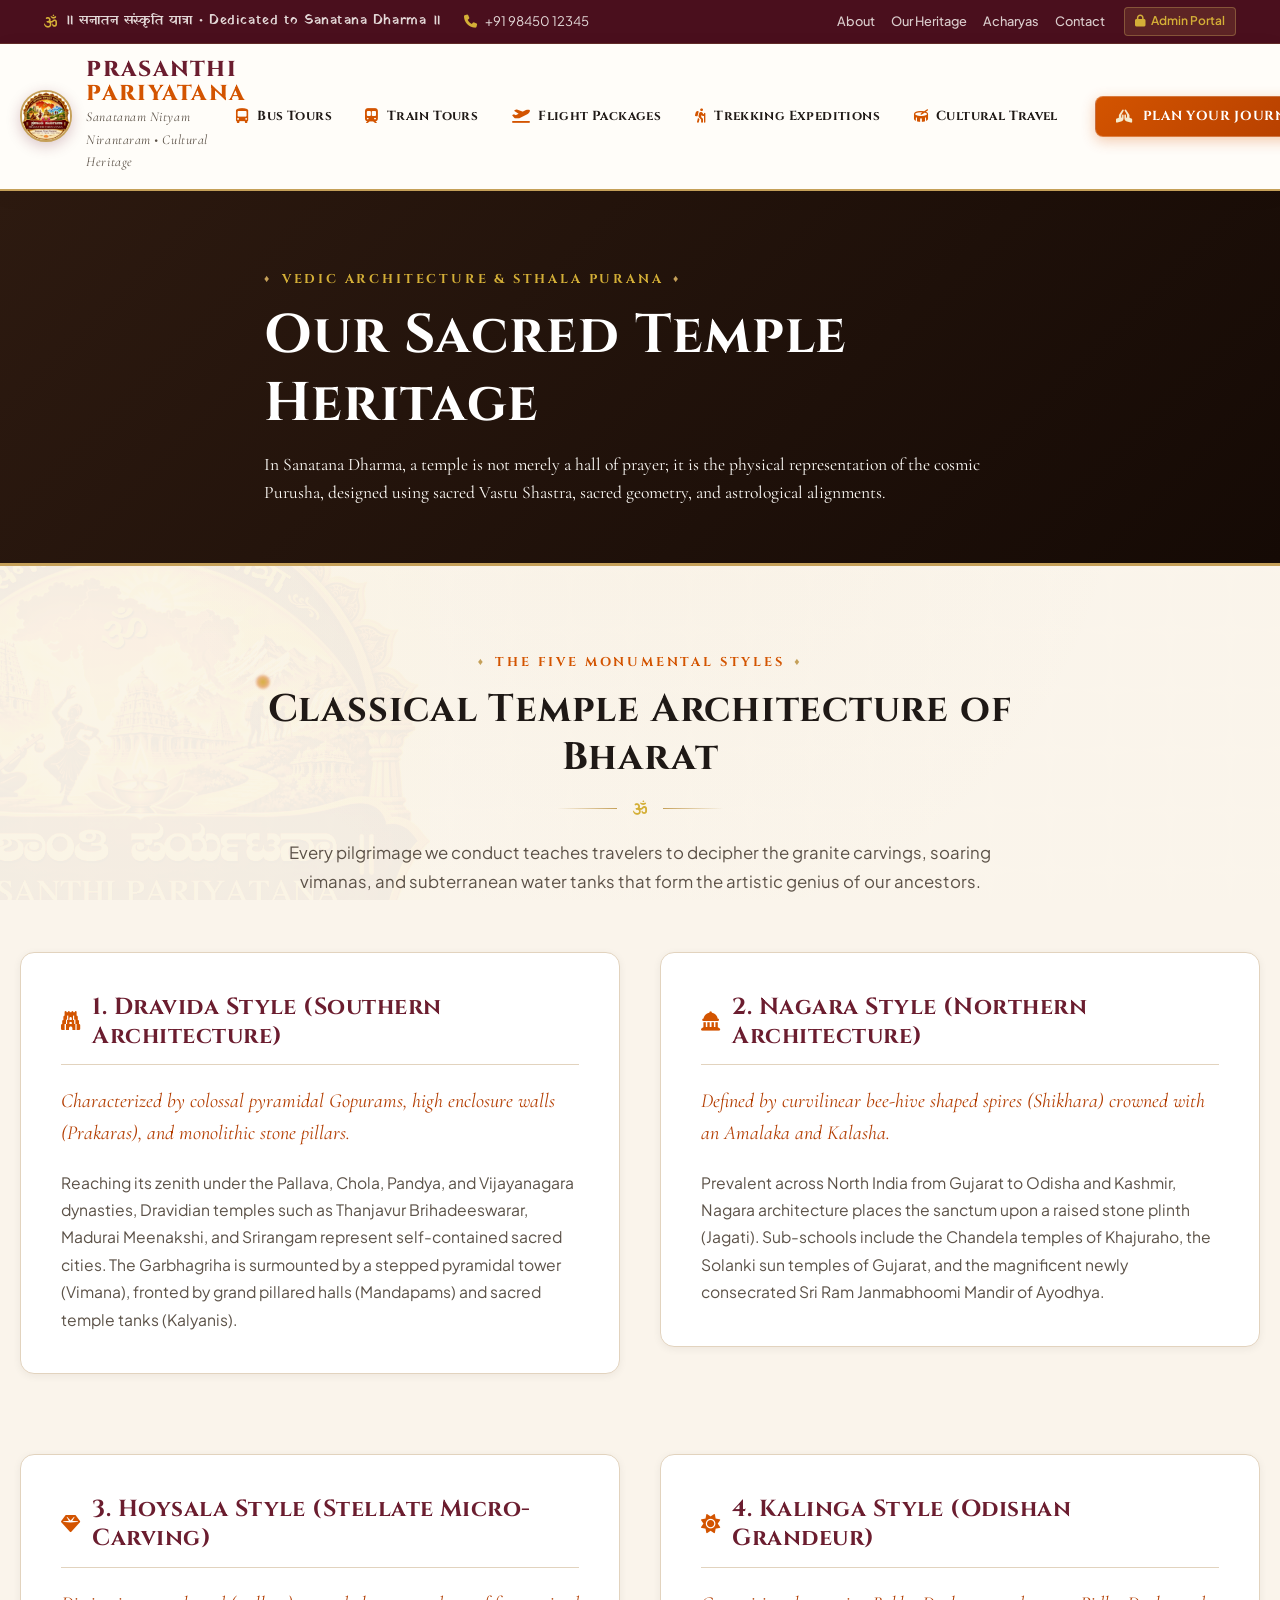
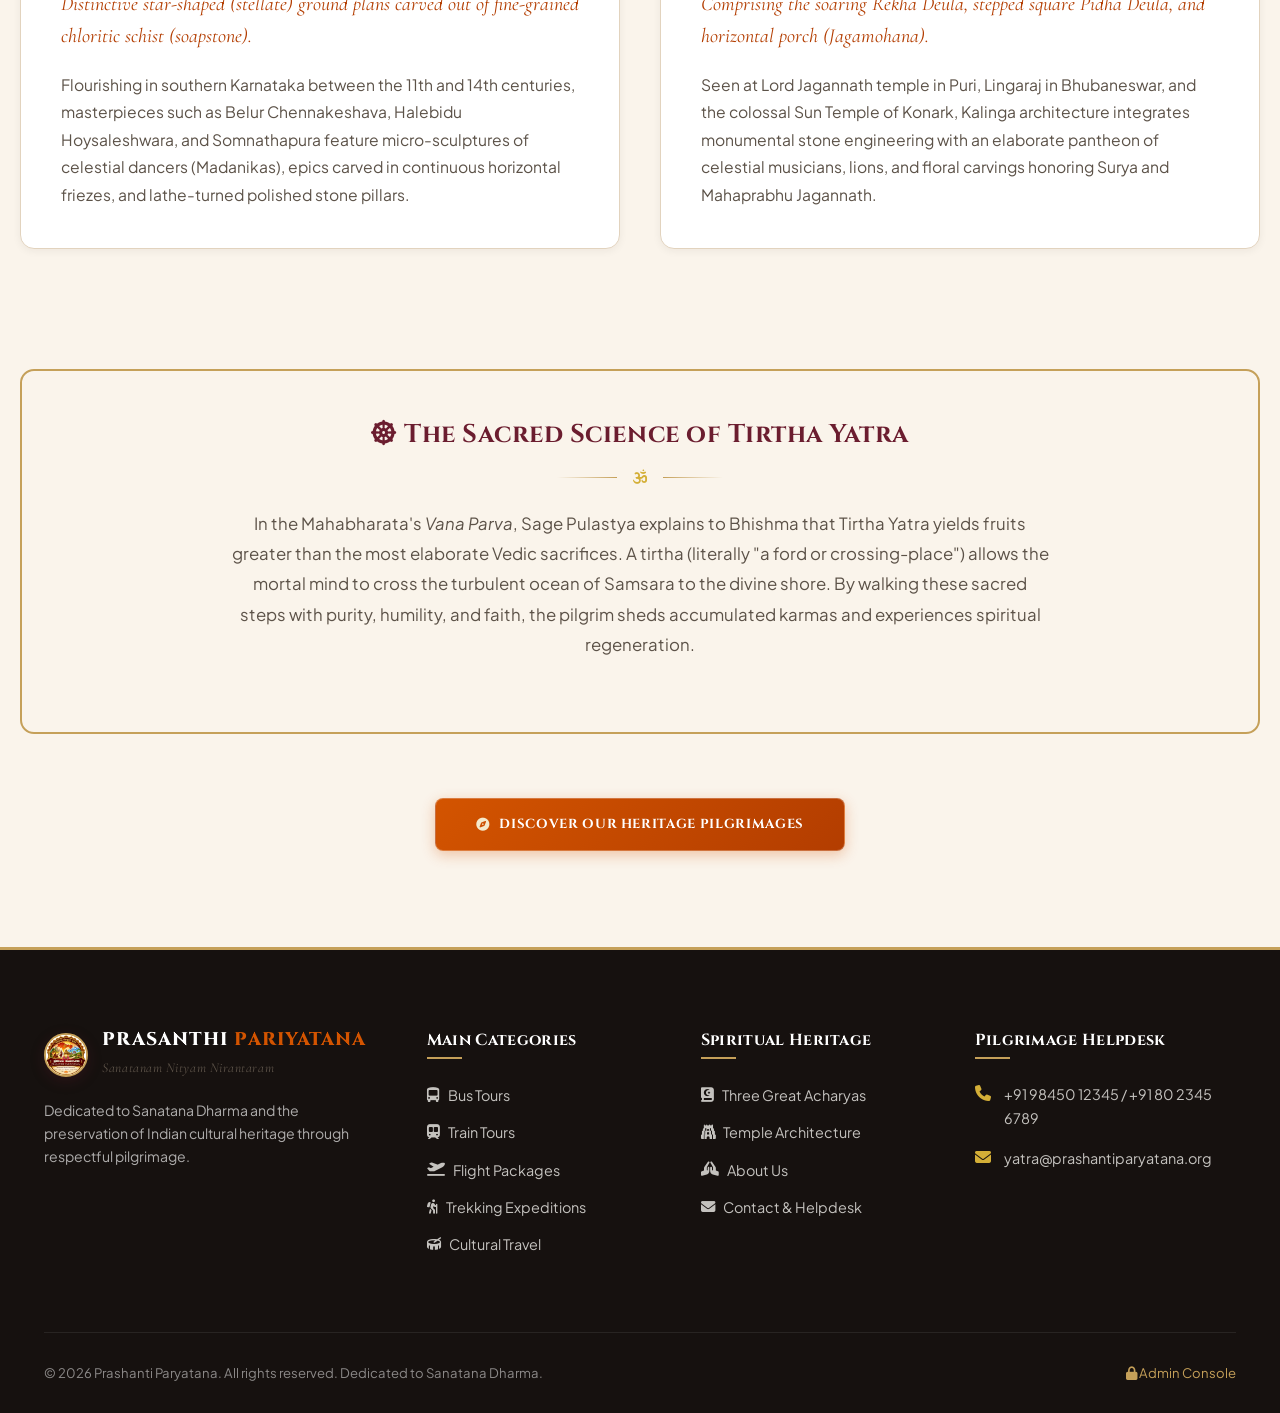
<file: heritage.html>
<!DOCTYPE html>
<html lang="en">
<head>
  <meta charset="UTF-8" />
  <meta name="viewport" content="width=device-width, initial-scale=1.0" />
  <title>Our Heritage & Architecture | Prashanti Paryatana</title>
  <meta name="description" content="Discover the timeless sacred heritage of Bharat: Dravidian, Nagara, Vesara, and Hoysala temple architecture, cosmic geometry, and the Vedic science of Tirtha Yatra." />

  <link rel="preconnect" href="https://fonts.googleapis.com" />
  <link rel="preconnect" href="https://fonts.gstatic.com" crossorigin />
  <link rel="stylesheet" href="https://cdnjs.cloudflare.com/ajax/libs/font-awesome/6.5.1/css/all.min.css" />

  <link rel="stylesheet" href="css/style.css" />
  <link rel="stylesheet" href="css/components.css" />
</head>
<body data-page="heritage">

    <!-- ================= WEBSITE LOADING PRELOADER (FROM LOGO) ================= -->
  <div id="sitePreloader" class="site-preloader">
    <div class="preloader-content">
      <div class="preloader-logo-wrap">
        <div class="preloader-mandala-ring"></div>
        <div class="preloader-mandala-ring-outer"></div>
        <img src="assets/logo.png" alt="Prashanti Paryatana" class="preloader-logo" />
      </div>
      <div class="preloader-sanskrit font-sanskrit-style">॥ सनातन संस्कृति यात्रा ॥</div>
      <div class="preloader-title">PRASANTHI PARIYATANA</div>
      <div class="preloader-tagline">Sanatanam Nityam Nirantaram</div>
      <div class="preloader-progress-bar">
        <div class="preloader-progress-fill"></div>
      </div>
    </div>
  </div>

<!-- Top Bar -->
  <div class="top-bar">
    <div class="container top-bar-inner">
      <div class="top-bar-left">
        <div class="top-bar-item">
          <i class="fa-solid fa-om"></i>
          <span class="font-sanskrit-style">॥ सनातन संस्कृति यात्रा • Dedicated to Sanatana Dharma ॥</span>
        </div>
        <div class="top-bar-item">
          <i class="fa-solid fa-phone"></i>
          <a href="tel:+919845012345">+91 98450 12345</a>
        </div>
      </div>
      <div class="top-bar-right">
        <div class="top-bar-links">
          <a href="about.html">About</a>
          <a href="heritage.html" class="active">Our Heritage</a>
          <a href="acharyas.html">Acharyas</a>
          <a href="contact.html">Contact</a>
        </div>
        <a href="admin.html" class="admin-portal-link">
          <i class="fa-solid fa-lock"></i> Admin Portal
        </a>
      </div>
    </div>
  </div>

  <!-- Header -->
  <header class="site-header">
    <div class="container site-header-inner">
            <a href="index.html" class="brand-identity">
        <img src="assets/logo.png" alt="Prashanti Paryatana Logo" class="brand-logo-img" />
        <div class="brand-text-wrap">
          <span class="brand-name font-sanskrit-style">PRASANTHI <span>PARIYATANA</span></span>
          <span class="brand-tagline">Sanatanam Nityam Nirantaram • Cultural Heritage</span>
        </div>
      </a>

      <!-- 5 Prominent Categories -->
      <nav class="categories-nav">
        <a href="bus-tours.html" class="category-link">
          <i class="fa-solid fa-bus-simple"></i>
          <span>Bus Tours</span>
        </a>
        <a href="train-tours.html" class="category-link">
          <i class="fa-solid fa-train-subway"></i>
          <span>Train Tours</span>
        </a>
        <a href="flight-packages.html" class="category-link">
          <i class="fa-solid fa-plane-departure"></i>
          <span>Flight Packages</span>
        </a>
        <a href="trekking-expeditions.html" class="category-link">
          <i class="fa-solid fa-person-hiking"></i>
          <span>Trekking Expeditions</span>
        </a>
        <a href="cultural.html" class="category-link">
          <i class="fa-solid fa-drum"></i>
          <span>Cultural Travel</span>
        </a>
      </nav>

      <div class="nav-actions">
        <button type="button" class="btn-plan-journey" onclick="openEnquiryModal('', 'Heritage Consultation', 'all')">
          <i class="fa-solid fa-hands-praying"></i>
          <span>Plan Your Journey</span>
        </button>
        <button type="button" class="mobile-nav-toggle" aria-label="Toggle navigation">
          <i class="fa-solid fa-bars-staggered"></i>
        </button>
      </div>
    </div>
  </header>

  <!-- Category Hero -->
  <section class="category-hero" style="background: linear-gradient(135deg, #2D1A10 0%, #150A05 100%);">
    <div class="container category-hero-content">
      <span class="section-eyebrow" style="color: var(--color-gold-bright);">Vedic Architecture & Sthala Purana</span>
      <h1>Our Sacred Temple Heritage</h1>
      <p>
        In Sanatana Dharma, a temple is not merely a hall of prayer; it is the physical representation of the cosmic Purusha, designed using sacred Vastu Shastra, sacred geometry, and astrological alignments.
      </p>
    </div>
  </section>

  <!-- Main Content -->
  <main class="container" style="padding: 5rem 0 6rem 0;">
    <!-- Architecture Taxonomy Grid -->
    <div class="section-header">
      <span class="section-eyebrow">The Five Monumental Styles</span>
      <h2>Classical Temple Architecture of Bharat</h2>
      <div class="decorative-divider">
        <span></span><i class="fa-solid fa-om"></i><span></span>
      </div>
      <p>
        Every pilgrimage we conduct teaches travelers to decipher the granite carvings, soaring vimanas, and subterranean water tanks that form the artistic genius of our ancestors.
      </p>
    </div>

    <div class="detail-grid" style="grid-template-columns: 1fr 1fr; gap: 2.5rem; margin-bottom: 5rem;">
      <!-- Dravidian Style -->
      <article class="detail-section-block">
        <h3><i class="fa-solid fa-gopuram"></i> 1. Dravida Style (Southern Architecture)</h3>
        <p class="detail-lead-text">Characterized by colossal pyramidal Gopurams, high enclosure walls (Prakaras), and monolithic stone pillars.</p>
        <p class="detail-body-text">
          Reaching its zenith under the Pallava, Chola, Pandya, and Vijayanagara dynasties, Dravidian temples such as Thanjavur Brihadeeswarar, Madurai Meenakshi, and Srirangam represent self-contained sacred cities. The Garbhagriha is surmounted by a stepped pyramidal tower (Vimana), fronted by grand pillared halls (Mandapams) and sacred temple tanks (Kalyanis).
        </p>
      </article>

      <!-- Nagara Style -->
      <article class="detail-section-block">
        <h3><i class="fa-solid fa-landmark-dome"></i> 2. Nagara Style (Northern Architecture)</h3>
        <p class="detail-lead-text">Defined by curvilinear bee-hive shaped spires (Shikhara) crowned with an Amalaka and Kalasha.</p>
        <p class="detail-body-text">
          Prevalent across North India from Gujarat to Odisha and Kashmir, Nagara architecture places the sanctum upon a raised stone plinth (Jagati). Sub-schools include the Chandela temples of Khajuraho, the Solanki sun temples of Gujarat, and the magnificent newly consecrated Sri Ram Janmabhoomi Mandir of Ayodhya.
        </p>
      </article>

      <!-- Hoysala Style -->
      <article class="detail-section-block">
        <h3><i class="fa-solid fa-gem"></i> 3. Hoysala Style (Stellate Micro-Carving)</h3>
        <p class="detail-lead-text">Distinctive star-shaped (stellate) ground plans carved out of fine-grained chloritic schist (soapstone).</p>
        <p class="detail-body-text">
          Flourishing in southern Karnataka between the 11th and 14th centuries, masterpieces such as Belur Chennakeshava, Halebidu Hoysaleshwara, and Somnathapura feature micro-sculptures of celestial dancers (Madanikas), epics carved in continuous horizontal friezes, and lathe-turned polished stone pillars.
        </p>
      </article>

      <!-- Kalinga Style -->
      <article class="detail-section-block">
        <h3><i class="fa-solid fa-sun"></i> 4. Kalinga Style (Odishan Grandeur)</h3>
        <p class="detail-lead-text">Comprising the soaring Rekha Deula, stepped square Pidha Deula, and horizontal porch (Jagamohana).</p>
        <p class="detail-body-text">
          Seen at Lord Jagannath temple in Puri, Lingaraj in Bhubaneswar, and the colossal Sun Temple of Konark, Kalinga architecture integrates monumental stone engineering with an elaborate pantheon of celestial musicians, lions, and floral carvings honoring Surya and Mahaprabhu Jagannath.
        </p>
      </article>
    </div>

    <!-- Sacred Science of Yatra -->
    <div style="background: var(--color-sandalwood); border: 2px solid var(--color-gold); border-radius: var(--radius-lg); padding: 3rem; margin-bottom: 4rem;">
      <h3 style="color: var(--color-maroon); font-size: 1.6rem; margin-bottom: 1rem; text-align: center;">
        <i class="fa-solid fa-dharmachakra"></i> The Sacred Science of Tirtha Yatra
      </h3>
      <div class="decorative-divider">
        <span></span><i class="fa-solid fa-om"></i><span></span>
      </div>
      <p style="color: var(--text-secondary); font-size: 1.05rem; line-height: 1.8; text-align: center; max-width: 820px; margin: 0 auto 1.5rem auto;">
        In the Mahabharata's <em>Vana Parva</em>, Sage Pulastya explains to Bhishma that Tirtha Yatra yields fruits greater than the most elaborate Vedic sacrifices. A tirtha (literally "a ford or crossing-place") allows the mortal mind to cross the turbulent ocean of Samsara to the divine shore. By walking these sacred steps with purity, humility, and faith, the pilgrim sheds accumulated karmas and experiences spiritual regeneration.
      </p>
    </div>

    <div style="text-align: center;">
      <a href="packages.html" class="btn-plan-journey" style="padding: 0.9rem 2.5rem; display: inline-flex;">
        <i class="fa-solid fa-compass"></i> Discover Our Heritage Pilgrimages
      </a>
    </div>
  </main>

  <!-- Footer -->
  <footer class="site-footer">
    <div class="container">
      <div class="footer-top-grid">
        <div class="footer-col footer-brand-col">
                    <div class="brand-identity" style="margin-bottom: 1rem;">
            <img src="assets/logo.png" alt="Prashanti Paryatana Logo" class="brand-logo-img" style="width: 44px; height: 44px;" />
            <div class="brand-text-wrap">
              <span class="brand-name font-sanskrit-style" style="font-size: 1.15rem; color:#fff;">PRASANTHI <span>PARIYATANA</span></span>
              <span class="brand-tagline">Sanatanam Nityam Nirantaram</span>
            </div>
          </div>
          <p>Dedicated to Sanatana Dharma and the preservation of Indian cultural heritage through respectful pilgrimage.</p>
        </div>
        <div class="footer-col">
          <h4>Main Categories</h4>
          <ul class="footer-links-list">
            <li><a href="bus-tours.html"><i class="fa-solid fa-bus-simple"></i> Bus Tours</a></li>
            <li><a href="train-tours.html"><i class="fa-solid fa-train-subway"></i> Train Tours</a></li>
            <li><a href="flight-packages.html"><i class="fa-solid fa-plane-departure"></i> Flight Packages</a></li>
            <li><a href="trekking-expeditions.html"><i class="fa-solid fa-person-hiking"></i> Trekking Expeditions</a></li>
            <li><a href="cultural.html"><i class="fa-solid fa-drum"></i> Cultural Travel</a></li>
          </ul>
        </div>
        <div class="footer-col">
          <h4>Spiritual Heritage</h4>
          <ul class="footer-links-list">
            <li><a href="acharyas.html"><i class="fa-solid fa-book-quran"></i> Three Great Acharyas</a></li>
            <li><a href="heritage.html"><i class="fa-solid fa-gopuram"></i> Temple Architecture</a></li>
            <li><a href="about.html"><i class="fa-solid fa-hands-praying"></i> About Us</a></li>
            <li><a href="contact.html"><i class="fa-solid fa-envelope"></i> Contact & Helpdesk</a></li>
          </ul>
        </div>
        <div class="footer-col">
          <h4>Pilgrimage Helpdesk</h4>
          <div class="footer-contact-item">
            <i class="fa-solid fa-phone"></i>
            <div>+91 98450 12345 / +91 80 2345 6789</div>
          </div>
          <div class="footer-contact-item">
            <i class="fa-solid fa-envelope"></i>
            <div>yatra@prashantiparyatana.org</div>
          </div>
        </div>
      </div>
      <div class="footer-bottom">
        <div class="footer-bottom-inner">
          <p>© 2026 Prashanti Paryatana. All rights reserved. Dedicated to Sanatana Dharma.</p>
          <a href="admin.html" style="color: var(--color-gold);"><i class="fa-solid fa-lock"></i> Admin Console</a>
        </div>
      </div>
    </div>
  </footer>

  <!-- Modal & Mobile Drawer -->
  <div id="enquiryModal" class="modal-backdrop">
    <div class="modal-dialog">
      <div class="modal-header">
        <h3><i class="fa-solid fa-hands-praying" style="color: var(--color-gold-bright); margin-right: 0.5rem;"></i> Plan Your Sacred Journey</h3>
        <button type="button" class="modal-close-btn">&times;</button>
      </div>
      <div class="modal-body">
        <div id="enquiryFormContainer">
          <form id="enquiryForm">
            <div class="form-grid-2">
              <div class="form-group">
                <label class="form-label">Full Name <span class="req">*</span></label>
                <input type="text" name="fullName" class="form-control" required />
              </div>
              <div class="form-group">
                <label class="form-label">Email Address <span class="req">*</span></label>
                <input type="email" name="email" class="form-control" required />
              </div>
            </div>
            <div class="form-grid-2">
              <div class="form-group">
                <label class="form-label">Mobile Number <span class="req">*</span></label>
                <input type="tel" name="phone" class="form-control" required />
              </div>
              <div class="form-group">
                <label class="form-label">Starting Location</label>
                <input type="text" name="startingLocation" class="form-control" />
              </div>
            </div>
            <div class="form-grid-2">
              <div class="form-group">
                <label class="form-label">Category</label>
                <select name="category" id="enqCategorySelect" class="form-control">
                  <option value="all">Any Category</option>
                  <option value="bus">Bus Tours</option>
                  <option value="train">Train Tours</option>
                  <option value="flight">Flight Packages</option>
                  <option value="trekking">Trekking Expeditions</option>
                  <option value="cultural">Cultural Travel</option>
                </select>
              </div>
              <div class="form-group">
                <label class="form-label">Preferred Package</label>
                <select name="preferredPackage" id="enqPackageSelect" class="form-control"></select>
              </div>
            </div>
            <div class="form-grid-2">
              <div class="form-group">
                <label class="form-label">Departure Date <span class="req">*</span></label>
                <input type="date" name="departureDate" class="form-control" required />
              </div>
              <div class="form-group">
                <label class="form-label">Travellers <span class="req">*</span></label>
                <input type="number" name="travellers" min="1" max="40" class="form-control" value="2" required />
              </div>
            </div>
            <button type="submit" class="form-submit-btn">
              <i class="fa-solid fa-paper-plane"></i> Submit Travel Enquiry
            </button>
          </form>
        </div>
        <div id="enquiryConfirmationContainer" class="enquiry-confirmation" style="display: none;">
          <div class="confirmation-badge-icon"><i class="fa-solid fa-check"></i></div>
          <h3 style="color: var(--color-maroon);">Enquiry Registered!</h3>
          <div class="reference-display-box">
            <div id="confirmationRefCode" class="reference-code">PP-2026-YTR-0000</div>
          </div>
          <button type="button" class="btn-quick-enquire" onclick="closeEnquiryModal()">Close</button>
        </div>
      </div>
    </div>
  </div>

  <!-- Mobile Drawer -->
  <div class="mobile-drawer">
    <div class="mobile-drawer-content">
      <div class="mobile-drawer-header">
        <span class="brand-name" style="font-size: 1.1rem;">Prashanti <span>Paryatana</span></span>
        <button type="button" class="mobile-drawer-close" style="background:none; border:none; font-size: 1.4rem;">&times;</button>
      </div>
      <div class="mobile-drawer-links">
        <a href="bus-tours.html" class="mobile-nav-item"><i class="fa-solid fa-bus-simple"></i> Bus Tours</a>
        <a href="train-tours.html" class="mobile-nav-item"><i class="fa-solid fa-train-subway"></i> Train Tours</a>
        <a href="flight-packages.html" class="mobile-nav-item"><i class="fa-solid fa-plane-departure"></i> Flight Packages</a>
        <a href="trekking-expeditions.html" class="mobile-nav-item"><i class="fa-solid fa-person-hiking"></i> Trekking Expeditions</a>
        <a href="cultural.html" class="mobile-nav-item"><i class="fa-solid fa-drum"></i> Cultural Travel</a>
        <a href="index.html" class="mobile-nav-item"><i class="fa-solid fa-house"></i> Home</a>
      </div>
    </div>
  </div>

  <script src="js/data.js"></script>
  <script src="js/app.js"></script>
</body>
</html>
</file>
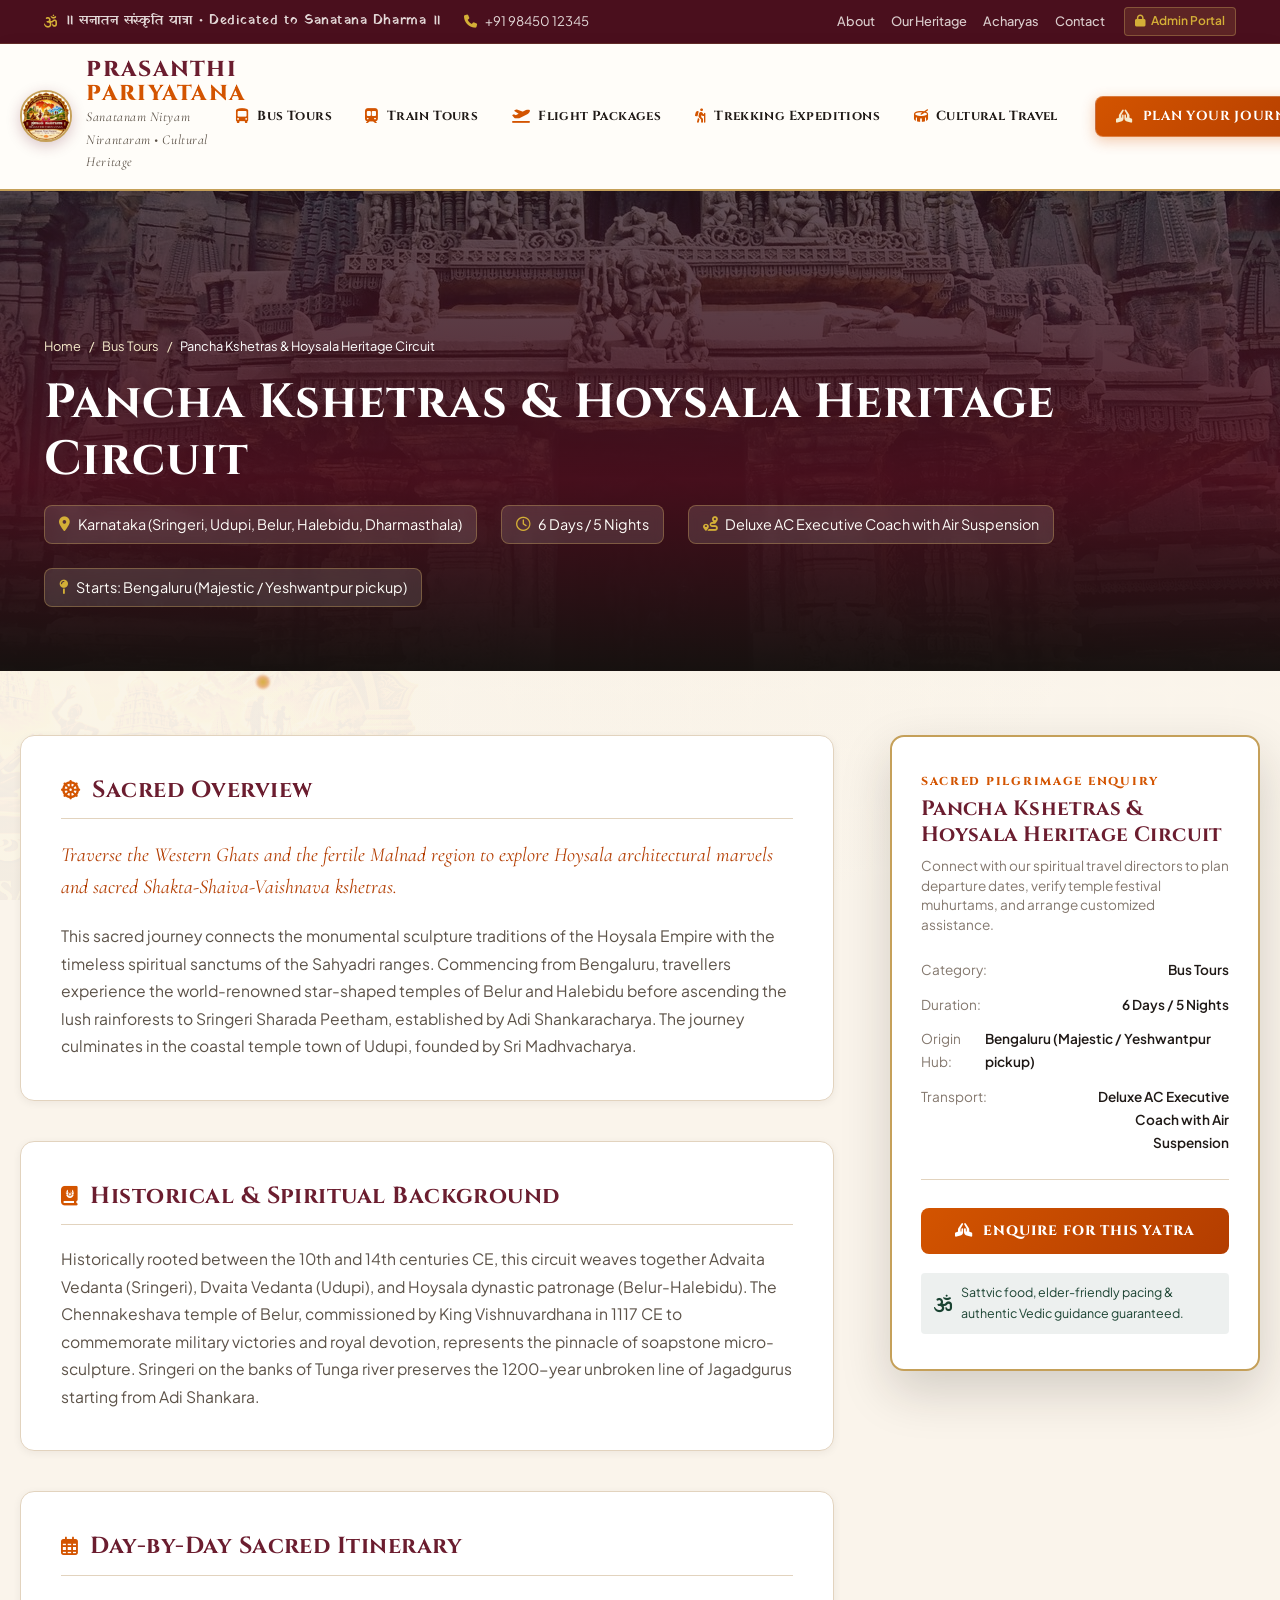
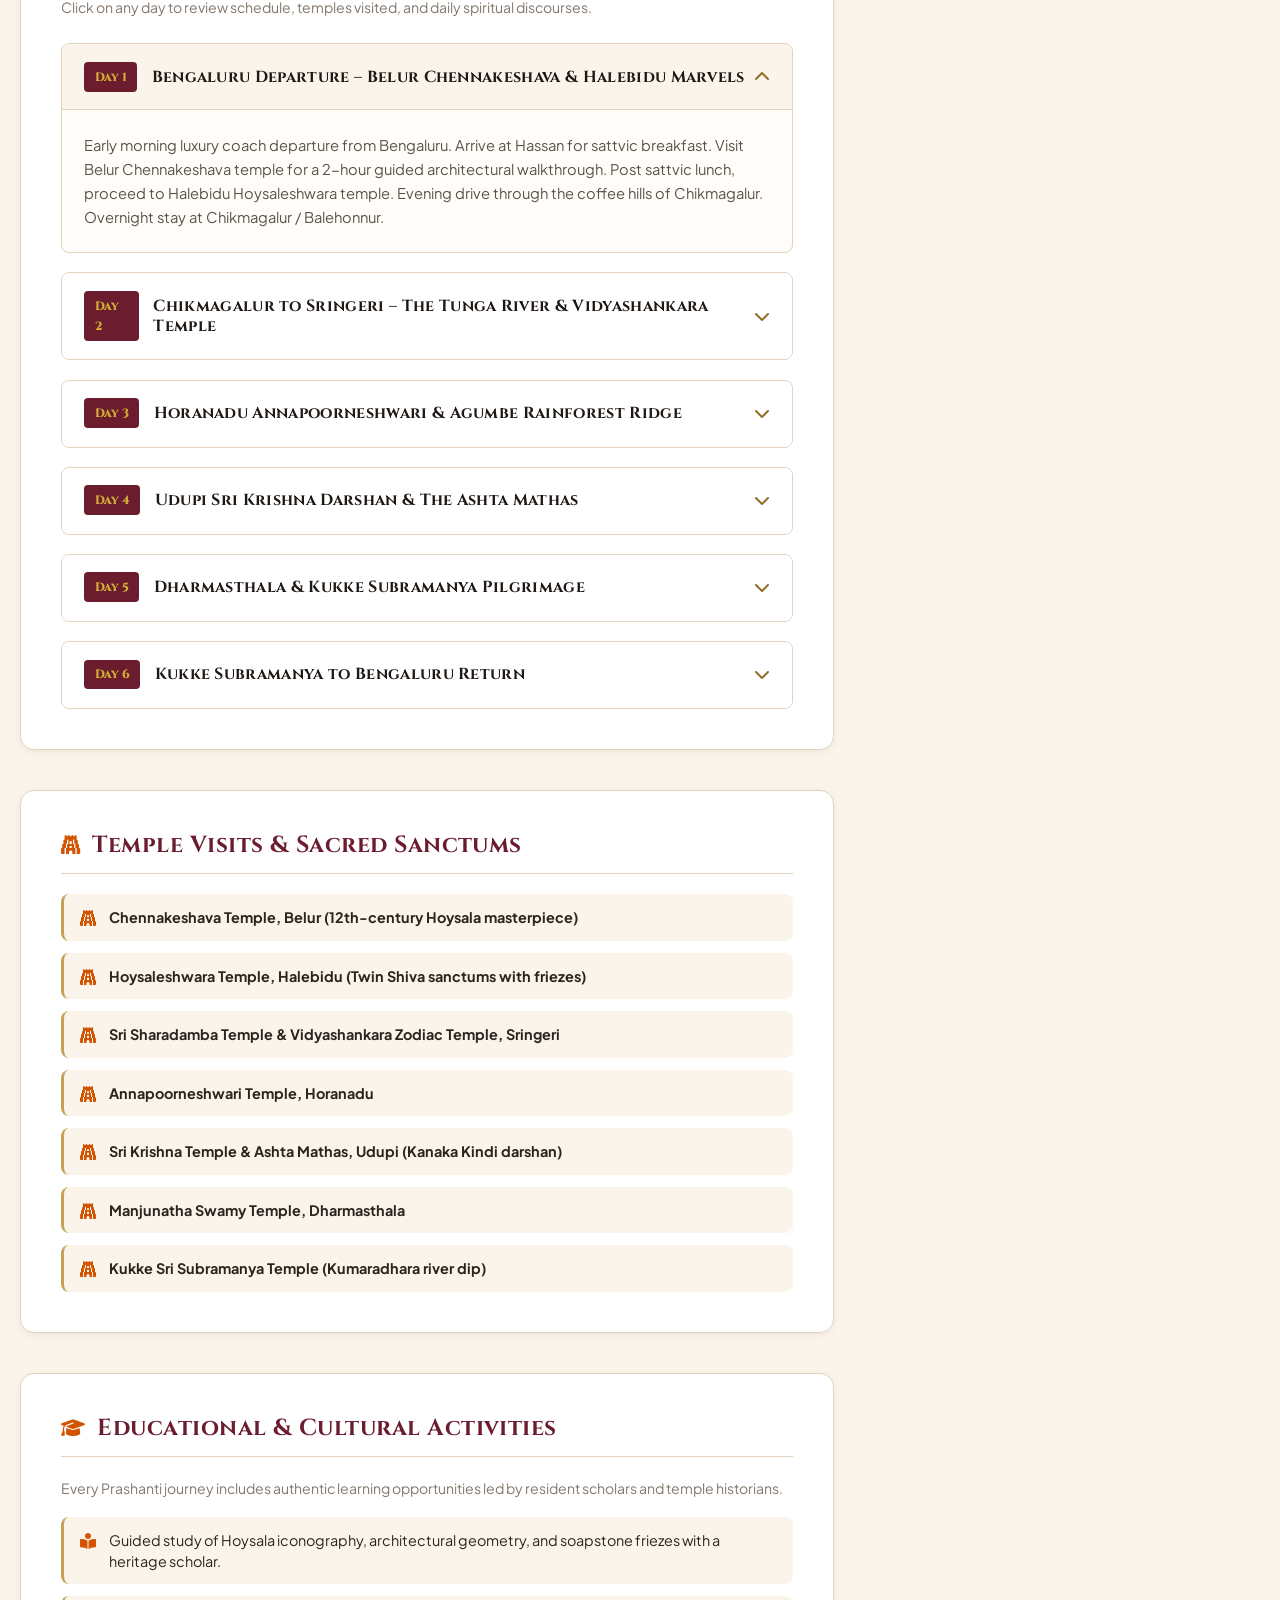
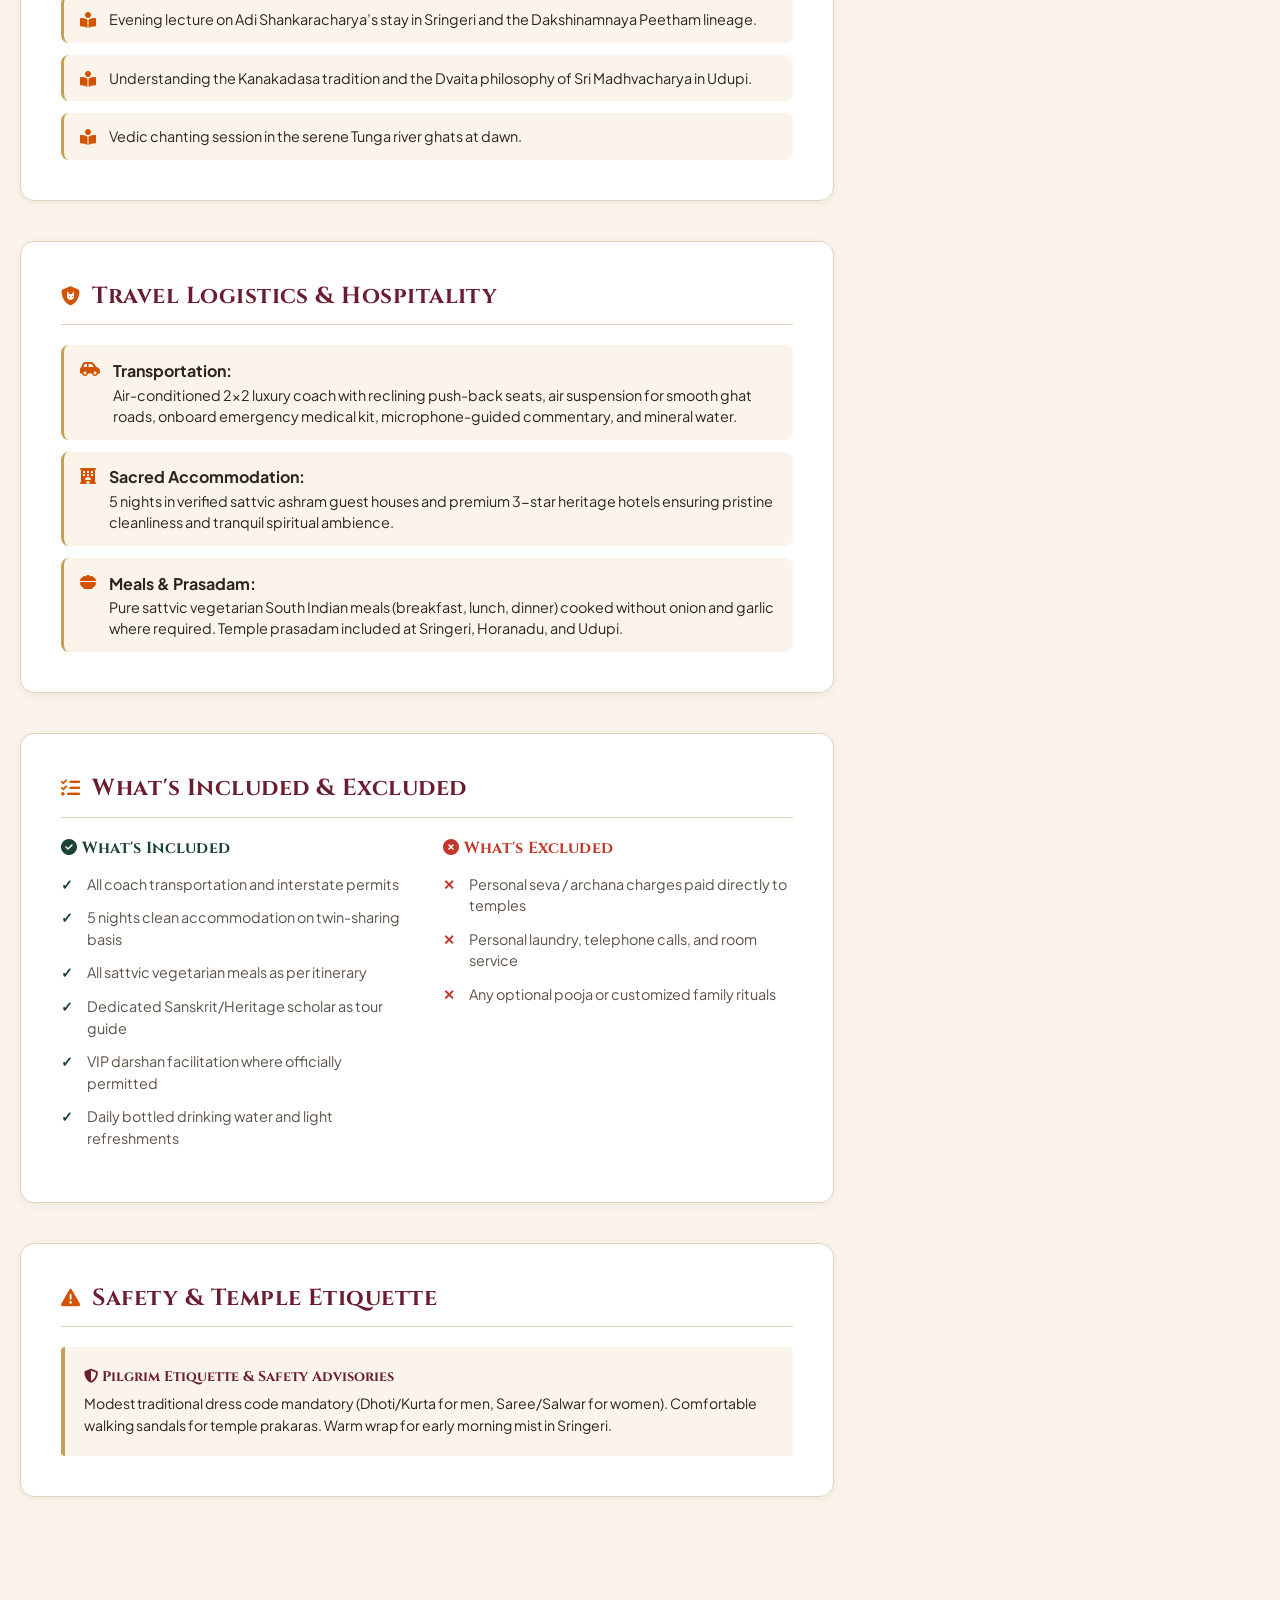
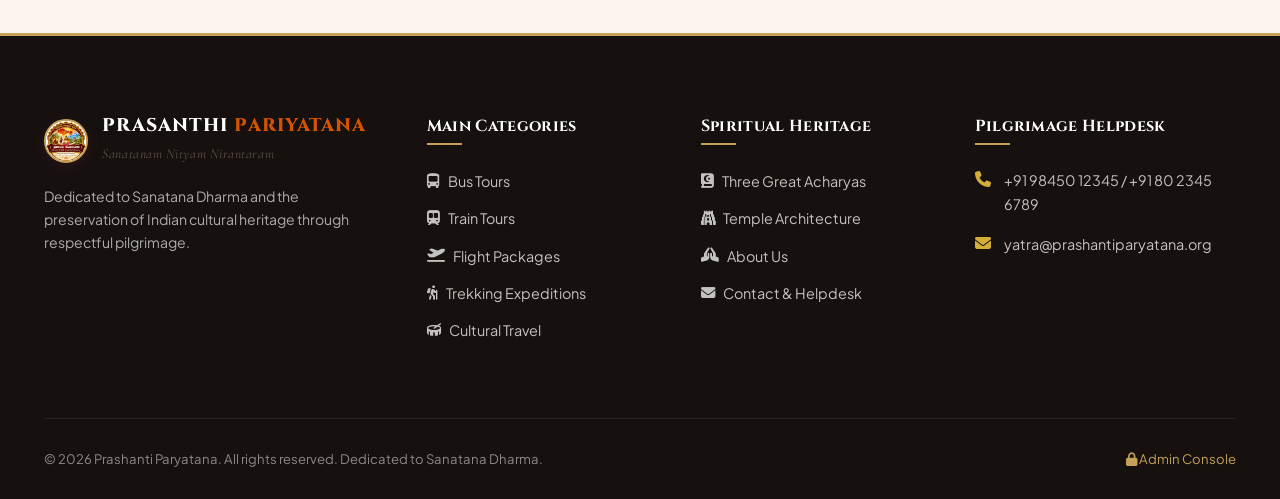
<file: package-detail.html>
<!DOCTYPE html>
<html lang="en">
<head>
  <meta charset="UTF-8" />
  <meta name="viewport" content="width=device-width, initial-scale=1.0" />
  <title>Pilgrimage Details | Prashanti Paryatana</title>
  <meta name="description" content="Explore day-wise itinerary, spiritual background, sacred temple visits, educational discourses, and logistical details for this pilgrimage." />

  <link rel="preconnect" href="https://fonts.googleapis.com" />
  <link rel="preconnect" href="https://fonts.gstatic.com" crossorigin />
  <link rel="stylesheet" href="https://cdnjs.cloudflare.com/ajax/libs/font-awesome/6.5.1/css/all.min.css" />

  <link rel="stylesheet" href="css/style.css" />
  <link rel="stylesheet" href="css/components.css" />
</head>
<body data-page="package-detail">

    <!-- ================= WEBSITE LOADING PRELOADER (FROM LOGO) ================= -->
  <div id="sitePreloader" class="site-preloader">
    <div class="preloader-content">
      <div class="preloader-logo-wrap">
        <div class="preloader-mandala-ring"></div>
        <div class="preloader-mandala-ring-outer"></div>
        <img src="assets/logo.png" alt="Prashanti Paryatana" class="preloader-logo" />
      </div>
      <div class="preloader-sanskrit font-sanskrit-style">॥ सनातन संस्कृति यात्रा ॥</div>
      <div class="preloader-title">PRASANTHI PARIYATANA</div>
      <div class="preloader-tagline">Sanatanam Nityam Nirantaram</div>
      <div class="preloader-progress-bar">
        <div class="preloader-progress-fill"></div>
      </div>
    </div>
  </div>

<!-- Top Bar -->
  <div class="top-bar">
    <div class="container top-bar-inner">
      <div class="top-bar-left">
        <div class="top-bar-item">
          <i class="fa-solid fa-om"></i>
          <span class="font-sanskrit-style">॥ सनातन संस्कृति यात्रा • Dedicated to Sanatana Dharma ॥</span>
        </div>
        <div class="top-bar-item">
          <i class="fa-solid fa-phone"></i>
          <a href="tel:+919845012345">+91 98450 12345</a>
        </div>
      </div>
      <div class="top-bar-right">
        <div class="top-bar-links">
          <a href="about.html">About</a>
          <a href="heritage.html">Our Heritage</a>
          <a href="acharyas.html">Acharyas</a>
          <a href="contact.html">Contact</a>
        </div>
        <a href="admin.html" class="admin-portal-link">
          <i class="fa-solid fa-lock"></i> Admin Portal
        </a>
      </div>
    </div>
  </div>

  <!-- Header -->
  <header class="site-header">
    <div class="container site-header-inner">
            <a href="index.html" class="brand-identity">
        <img src="assets/logo.png" alt="Prashanti Paryatana Logo" class="brand-logo-img" />
        <div class="brand-text-wrap">
          <span class="brand-name font-sanskrit-style">PRASANTHI <span>PARIYATANA</span></span>
          <span class="brand-tagline">Sanatanam Nityam Nirantaram • Cultural Heritage</span>
        </div>
      </a>

      <!-- 5 Prominent Categories -->
      <nav class="categories-nav">
        <a href="bus-tours.html" class="category-link">
          <i class="fa-solid fa-bus-simple"></i>
          <span>Bus Tours</span>
        </a>
        <a href="train-tours.html" class="category-link">
          <i class="fa-solid fa-train-subway"></i>
          <span>Train Tours</span>
        </a>
        <a href="flight-packages.html" class="category-link">
          <i class="fa-solid fa-plane-departure"></i>
          <span>Flight Packages</span>
        </a>
        <a href="trekking-expeditions.html" class="category-link">
          <i class="fa-solid fa-person-hiking"></i>
          <span>Trekking Expeditions</span>
        </a>
        <a href="cultural.html" class="category-link">
          <i class="fa-solid fa-drum"></i>
          <span>Cultural Travel</span>
        </a>
      </nav>

      <div class="nav-actions">
        <button type="button" class="btn-plan-journey" onclick="openEnquiryModal('', 'Custom Pilgrimage Enquiry', 'all')">
          <i class="fa-solid fa-hands-praying"></i>
          <span>Plan Your Journey</span>
        </button>
        <button type="button" class="mobile-nav-toggle" aria-label="Toggle navigation">
          <i class="fa-solid fa-bars-staggered"></i>
        </button>
      </div>
    </div>
  </header>

  <!-- Detail Hero Banner -->
  <section class="detail-hero">
    <img id="detailHeroBg" class="detail-hero-bg" src="" alt="Pilgrimage Background" />
    <div class="detail-hero-gradient"></div>

    <div class="container detail-hero-content">
      <nav class="breadcrumb-nav">
        <a href="index.html">Home</a>
        <span>/</span>
        <a id="breadcrumbCategory" href="packages.html">Packages</a>
        <span>/</span>
        <span id="breadcrumbTitle" style="color: #fff;">Package Details</span>
      </nav>

      <h1 id="detailTitle" class="detail-title">Loading Sacred Journey...</h1>

      <div id="detailMetaStrip" class="detail-meta-strip">
        <!-- Rendered by JS -->
      </div>
    </div>
  </section>

  <!-- Main Content Layout -->
  <main class="container detail-layout">
    <div class="detail-grid">
      <!-- Main Content Column -->
      <div class="detail-main-col">
        <!-- 1. Package Overview -->
        <section class="detail-section-block">
          <h3><i class="fa-solid fa-dharmachakra"></i> Sacred Overview</h3>
          <div id="detailOverview"></div>
        </section>

        <!-- 2. Historical & Spiritual Background -->
        <section class="detail-section-block">
          <h3><i class="fa-solid fa-book-journal-whills"></i> Historical & Spiritual Background</h3>
          <div id="detailHistory"></div>
        </section>

        <!-- 3. Day-Wise Itinerary Accordion -->
        <section class="detail-section-block">
          <h3><i class="fa-regular fa-calendar-days"></i> Day-by-Day Sacred Itinerary</h3>
          <p style="font-size: 0.88rem; color: var(--text-muted); margin-bottom: 1rem;">
            Click on any day to review schedule, temples visited, and daily spiritual discourses.
          </p>
          <div id="detailItinerary"></div>
        </section>

        <!-- 4. Temple Visits & Sanctums -->
        <section class="detail-section-block">
          <h3><i class="fa-solid fa-gopuram"></i> Temple Visits & Sacred Sanctums</h3>
          <div id="detailTemples"></div>
        </section>

        <!-- 5. Educational & Spiritual Activities -->
        <section class="detail-section-block">
          <h3><i class="fa-solid fa-graduation-cap"></i> Educational & Cultural Activities</h3>
          <p style="font-size: 0.88rem; color: var(--text-muted); margin-bottom: 1rem;">
            Every Prashanti journey includes authentic learning opportunities led by resident scholars and temple historians.
          </p>
          <div id="detailEducational"></div>
        </section>

        <!-- 6. Logistics: Transport, Accommodation, Meals -->
        <section class="detail-section-block">
          <h3><i class="fa-solid fa-shield-cat"></i> Travel Logistics & Hospitality</h3>
          <div id="detailLogistics"></div>
        </section>

        <!-- 7. Inclusions & Exclusions -->
        <section class="detail-section-block">
          <h3><i class="fa-solid fa-list-check"></i> What's Included & Excluded</h3>
          <div id="detailIncExc"></div>
        </section>

        <!-- 8. Safety & Pilgrim Etiquette -->
        <section class="detail-section-block">
          <h3><i class="fa-solid fa-triangle-exclamation"></i> Safety & Temple Etiquette</h3>
          <div id="detailSafety"></div>
        </section>
      </div>

      <!-- Sticky Sidebar Column -->
      <aside class="detail-sidebar-col">
        <div class="sticky-enquiry-card">
          <div style="font-family: var(--font-heading); font-size: 0.72rem; color: var(--color-saffron); font-weight: 800; letter-spacing: 0.15em; text-transform: uppercase; margin-bottom: 0.3rem;">
            Sacred Pilgrimage Enquiry
          </div>
          <h4 id="sidebarPackageTitle">Package Name</h4>
          <p class="enquiry-intro">
            Connect with our spiritual travel directors to plan departure dates, verify temple festival muhurtams, and arrange customized assistance.
          </p>

          <div class="sidebar-highlights">
            <div class="sidebar-highlight-row">
              <span>Category:</span>
              <span id="sidebarCategory">Bus Tour</span>
            </div>
            <div class="sidebar-highlight-row">
              <span>Duration:</span>
              <span id="sidebarDuration">6 Days</span>
            </div>
            <div class="sidebar-highlight-row">
              <span>Origin Hub:</span>
              <span id="sidebarStarting">Bengaluru</span>
            </div>
            <div class="sidebar-highlight-row">
              <span>Transport:</span>
              <span id="sidebarTransport" style="text-align: right; max-width: 150px;">AC Luxury Coach</span>
            </div>
          </div>

          <button type="button" id="sidebarCtaBtn" class="sidebar-cta-btn">
            <i class="fa-solid fa-hands-praying"></i>
            <span>Enquire For This Yatra</span>
          </button>

          <div class="sanatana-guarantee">
            <i class="fa-solid fa-om" style="font-size: 1.1rem;"></i>
            <span>Sattvic food, elder-friendly pacing & authentic Vedic guidance guaranteed.</span>
          </div>
        </div>
      </aside>
    </div>
  </main>

  <!-- Footer -->
  <footer class="site-footer">
    <div class="container">
      <div class="footer-top-grid">
        <div class="footer-col footer-brand-col">
                    <div class="brand-identity" style="margin-bottom: 1rem;">
            <img src="assets/logo.png" alt="Prashanti Paryatana Logo" class="brand-logo-img" style="width: 44px; height: 44px;" />
            <div class="brand-text-wrap">
              <span class="brand-name font-sanskrit-style" style="font-size: 1.15rem; color:#fff;">PRASANTHI <span>PARIYATANA</span></span>
              <span class="brand-tagline">Sanatanam Nityam Nirantaram</span>
            </div>
          </div>
          <p>Dedicated to Sanatana Dharma and the preservation of Indian cultural heritage through respectful pilgrimage.</p>
        </div>
        <div class="footer-col">
          <h4>Main Categories</h4>
          <ul class="footer-links-list">
            <li><a href="bus-tours.html"><i class="fa-solid fa-bus-simple"></i> Bus Tours</a></li>
            <li><a href="train-tours.html"><i class="fa-solid fa-train-subway"></i> Train Tours</a></li>
            <li><a href="flight-packages.html"><i class="fa-solid fa-plane-departure"></i> Flight Packages</a></li>
            <li><a href="trekking-expeditions.html"><i class="fa-solid fa-person-hiking"></i> Trekking Expeditions</a></li>
            <li><a href="cultural.html"><i class="fa-solid fa-drum"></i> Cultural Travel</a></li>
          </ul>
        </div>
        <div class="footer-col">
          <h4>Spiritual Heritage</h4>
          <ul class="footer-links-list">
            <li><a href="acharyas.html"><i class="fa-solid fa-book-quran"></i> Three Great Acharyas</a></li>
            <li><a href="heritage.html"><i class="fa-solid fa-gopuram"></i> Temple Architecture</a></li>
            <li><a href="about.html"><i class="fa-solid fa-hands-praying"></i> About Us</a></li>
            <li><a href="contact.html"><i class="fa-solid fa-envelope"></i> Contact & Helpdesk</a></li>
          </ul>
        </div>
        <div class="footer-col">
          <h4>Pilgrimage Helpdesk</h4>
          <div class="footer-contact-item">
            <i class="fa-solid fa-phone"></i>
            <div>+91 98450 12345 / +91 80 2345 6789</div>
          </div>
          <div class="footer-contact-item">
            <i class="fa-solid fa-envelope"></i>
            <div>yatra@prashantiparyatana.org</div>
          </div>
        </div>
      </div>
      <div class="footer-bottom">
        <div class="footer-bottom-inner">
          <p>© 2026 Prashanti Paryatana. All rights reserved. Dedicated to Sanatana Dharma.</p>
          <a href="admin.html" style="color: var(--color-gold);"><i class="fa-solid fa-lock"></i> Admin Console</a>
        </div>
      </div>
    </div>
  </footer>

  <!-- Global Modal & Mobile Drawer -->
  <div id="enquiryModal" class="modal-backdrop">
    <div class="modal-dialog">
      <div class="modal-header">
        <h3><i class="fa-solid fa-hands-praying" style="color: var(--color-gold-bright); margin-right: 0.5rem;"></i> Plan Your Sacred Journey</h3>
        <button type="button" class="modal-close-btn">&times;</button>
      </div>
      <div class="modal-body">
        <div id="enquiryFormContainer">
          <form id="enquiryForm">
            <div class="form-grid-2">
              <div class="form-group">
                <label class="form-label">Full Name <span class="req">*</span></label>
                <input type="text" name="fullName" class="form-control" required />
              </div>
              <div class="form-group">
                <label class="form-label">Email Address <span class="req">*</span></label>
                <input type="email" name="email" class="form-control" required />
              </div>
            </div>
            <div class="form-grid-2">
              <div class="form-group">
                <label class="form-label">Mobile Number <span class="req">*</span></label>
                <input type="tel" name="phone" class="form-control" required />
              </div>
              <div class="form-group">
                <label class="form-label">Starting Location</label>
                <input type="text" name="startingLocation" class="form-control" />
              </div>
            </div>
            <div class="form-grid-2">
              <div class="form-group">
                <label class="form-label">Category</label>
                <select name="category" id="enqCategorySelect" class="form-control">
                  <option value="all">Any Mode</option>
                  <option value="bus">Bus Tours</option>
                  <option value="train">Train Tours</option>
                  <option value="flight">Flight Packages</option>
                  <option value="trekking">Trekking Expeditions</option>
                  <option value="cultural">Cultural Travel</option>
                </select>
              </div>
              <div class="form-group">
                <label class="form-label">Preferred Package</label>
                <select name="preferredPackage" id="enqPackageSelect" class="form-control"></select>
              </div>
            </div>
            <div class="form-grid-2">
              <div class="form-group">
                <label class="form-label">Departure Date <span class="req">*</span></label>
                <input type="date" name="departureDate" class="form-control" required />
              </div>
              <div class="form-group">
                <label class="form-label">Travellers <span class="req">*</span></label>
                <input type="number" name="travellers" min="1" max="40" class="form-control" value="2" required />
              </div>
            </div>
            <div class="form-group">
              <label class="form-label">Special Requirements</label>
              <textarea name="requirements" class="form-control" placeholder="Dietary needs, puja tokens, wheelchair assistance..."></textarea>
            </div>
            <button type="submit" class="form-submit-btn">
              <i class="fa-solid fa-paper-plane"></i> Submit Travel Enquiry
            </button>
          </form>
        </div>
        <div id="enquiryConfirmationContainer" class="enquiry-confirmation" style="display: none;">
          <div class="confirmation-badge-icon"><i class="fa-solid fa-check"></i></div>
          <h3 style="color: var(--color-maroon);">Enquiry Registered!</h3>
          <div class="reference-display-box">
            <div id="confirmationRefCode" class="reference-code">PP-2026-YTR-0000</div>
          </div>
          <div id="confirmationSummary" style="font-size: 0.85rem; text-align: left; background: #fff; padding: 1rem; border-radius: var(--radius-sm); border: 1px solid var(--color-sandalwood-border); margin-bottom: 1.5rem;"></div>
          <div style="display: flex; gap: 0.8rem; justify-content: center;">
            <a id="btnWhatsappShare" href="#" target="_blank" class="btn-explore" style="background: #25D366; color: #fff; width: auto; font-size: 0.8rem;">
              <i class="fa-brands fa-whatsapp"></i> Chat on WhatsApp
            </a>
            <button type="button" class="btn-quick-enquire" onclick="closeEnquiryModal()">Close</button>
          </div>
        </div>
      </div>
    </div>
  </div>

  <!-- Mobile Drawer -->
  <div class="mobile-drawer">
    <div class="mobile-drawer-content">
      <div class="mobile-drawer-header">
        <span class="brand-name" style="font-size: 1.1rem;">Prashanti <span>Paryatana</span></span>
        <button type="button" class="mobile-drawer-close" style="background:none; border:none; font-size: 1.4rem;">&times;</button>
      </div>
      <div class="mobile-drawer-links">
        <a href="bus-tours.html" class="mobile-nav-item"><i class="fa-solid fa-bus-simple"></i> Bus Tours</a>
        <a href="train-tours.html" class="mobile-nav-item"><i class="fa-solid fa-train-subway"></i> Train Tours</a>
        <a href="flight-packages.html" class="mobile-nav-item"><i class="fa-solid fa-plane-departure"></i> Flight Packages</a>
        <a href="trekking-expeditions.html" class="mobile-nav-item"><i class="fa-solid fa-person-hiking"></i> Trekking Expeditions</a>
        <a href="cultural.html" class="mobile-nav-item"><i class="fa-solid fa-drum"></i> Cultural Travel</a>
        <a href="index.html" class="mobile-nav-item"><i class="fa-solid fa-house"></i> Home</a>
      </div>
    </div>
  </div>

  <script src="js/data.js"></script>
  <script src="js/app.js"></script>
  <script src="js/package-detail.js"></script>
</body>
</html>
</file>
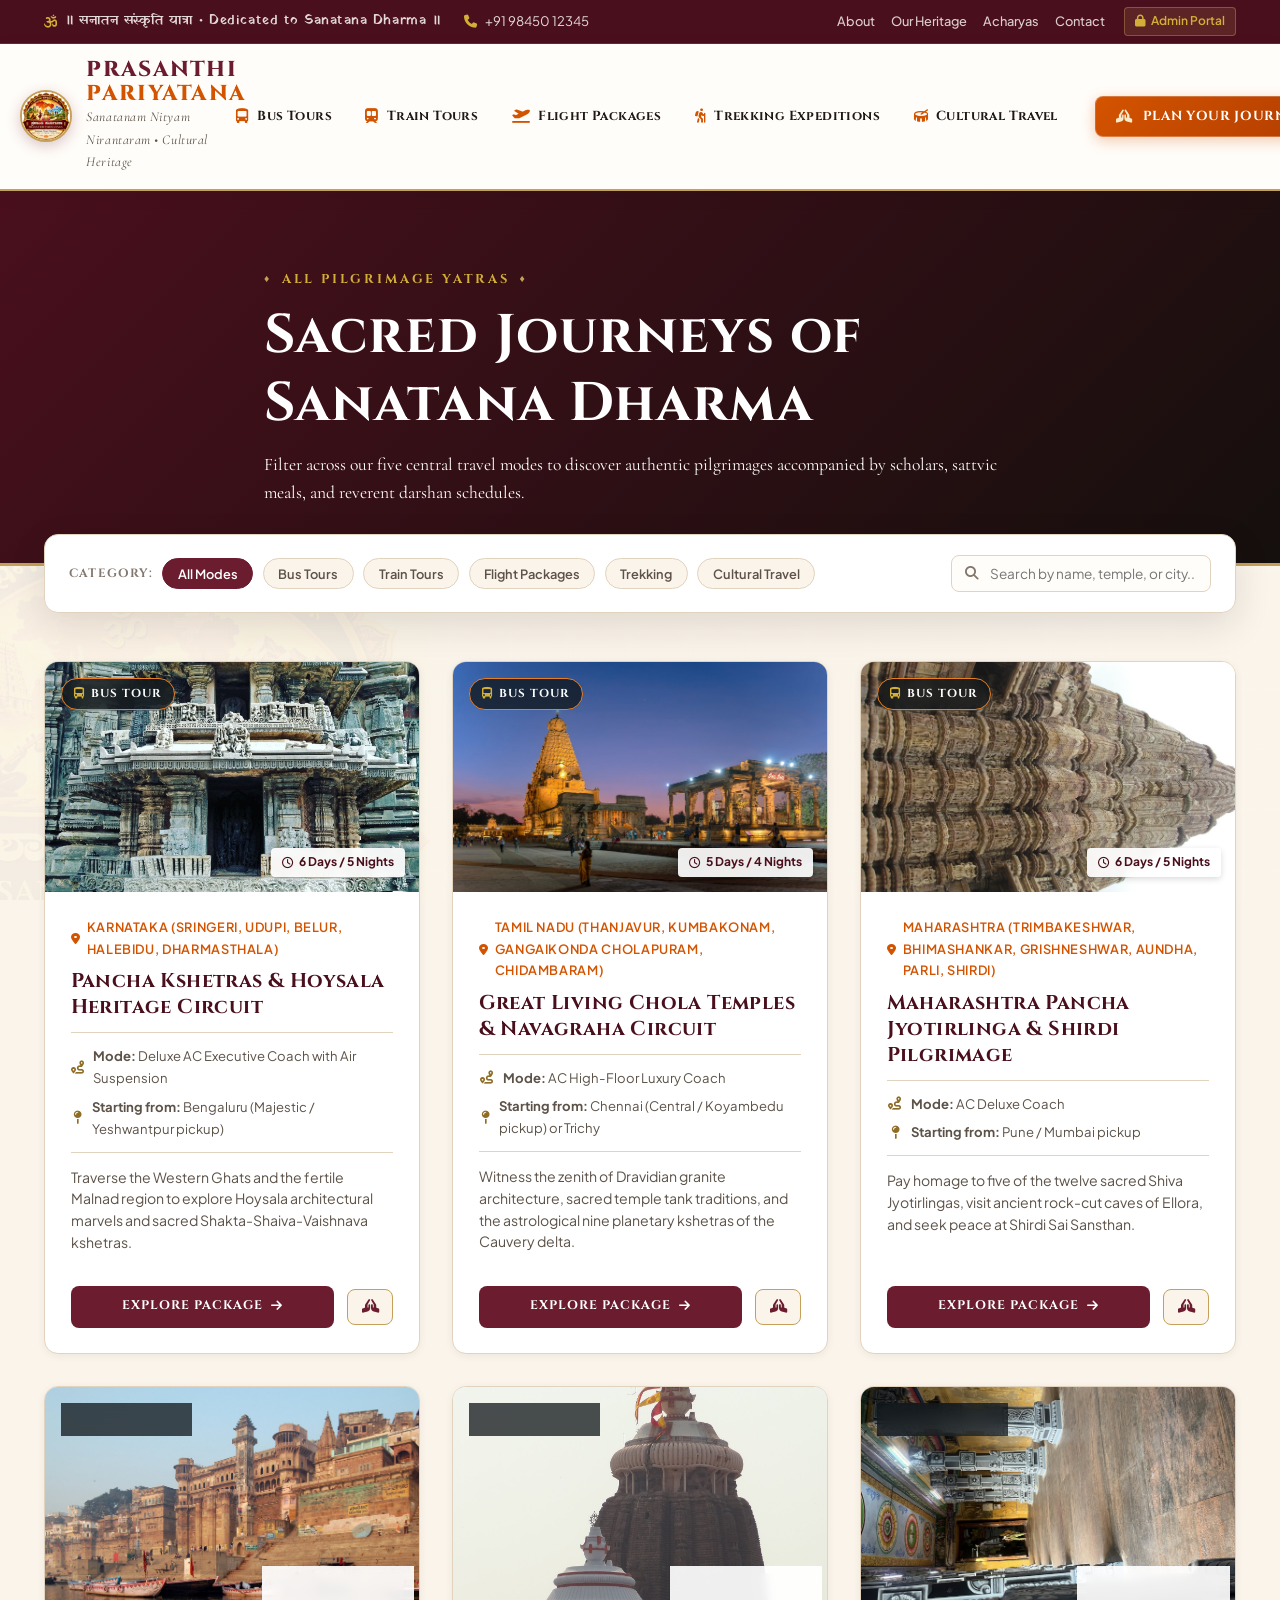
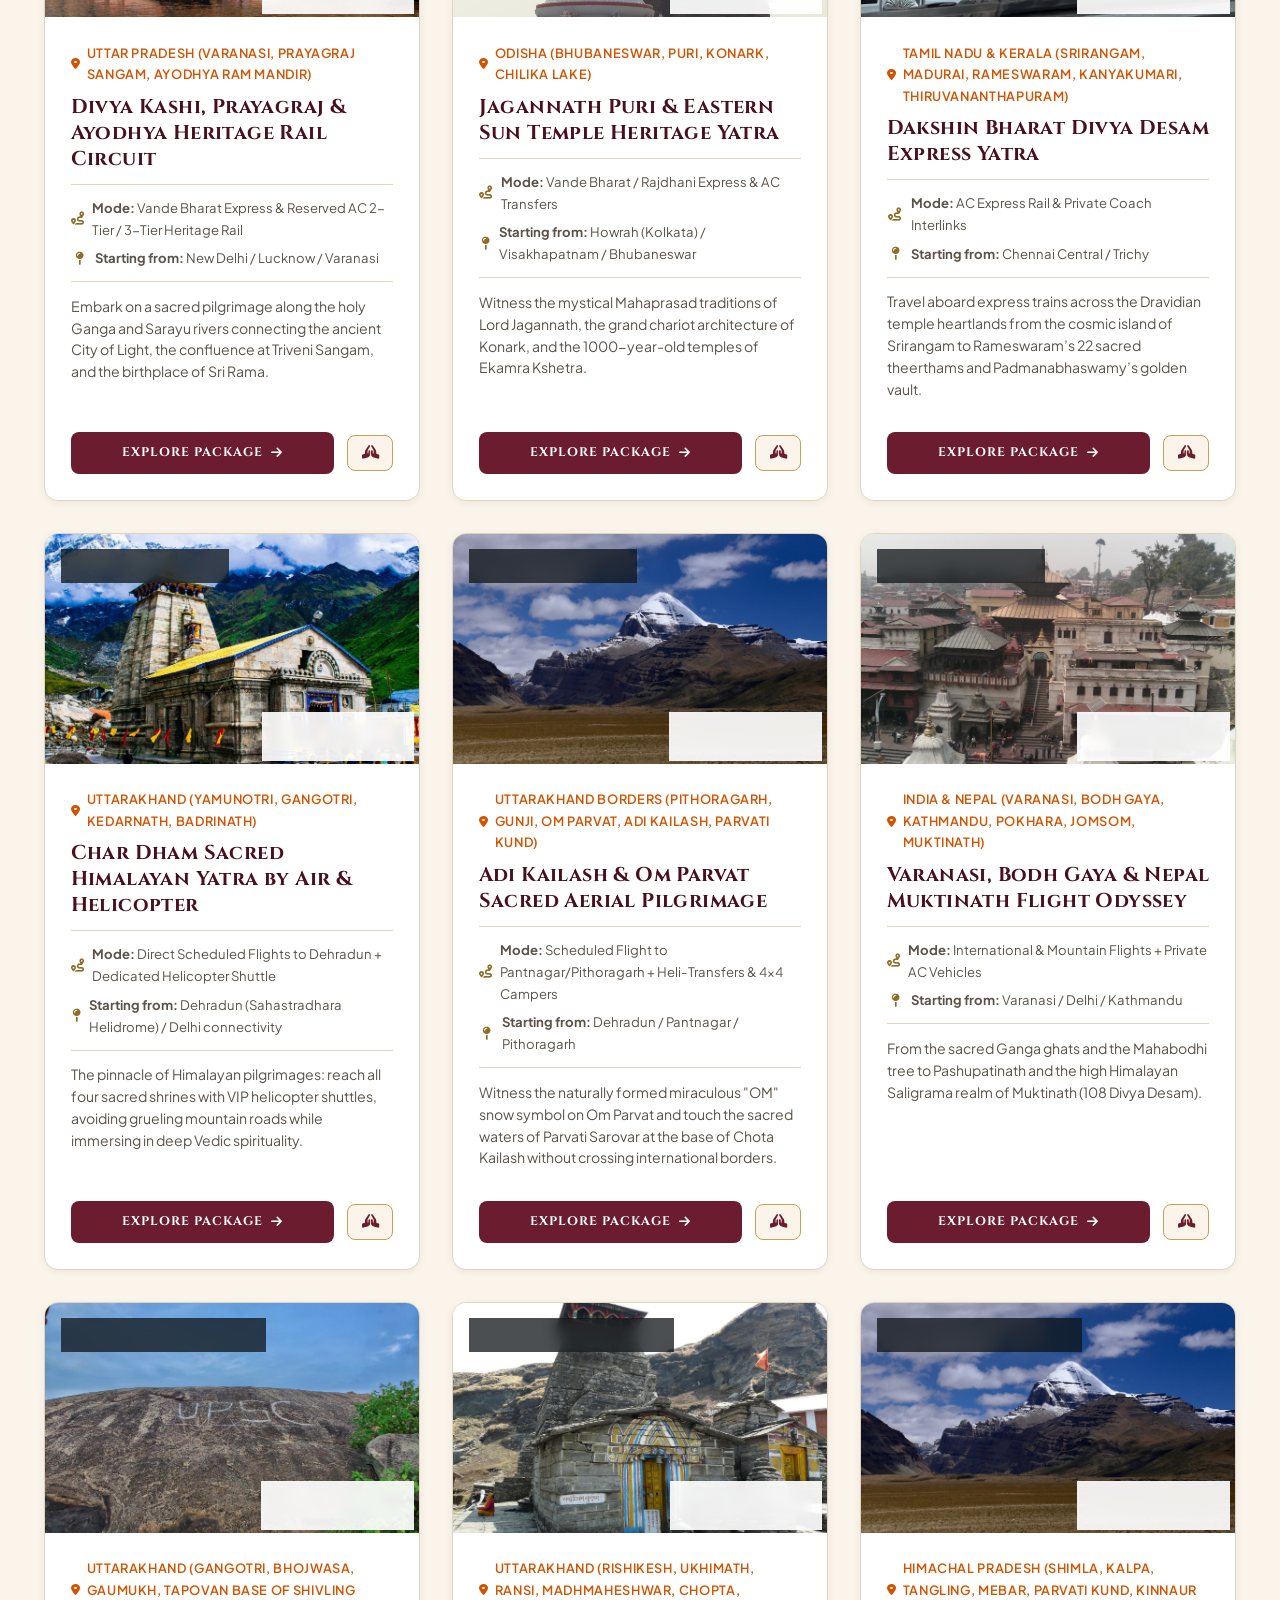
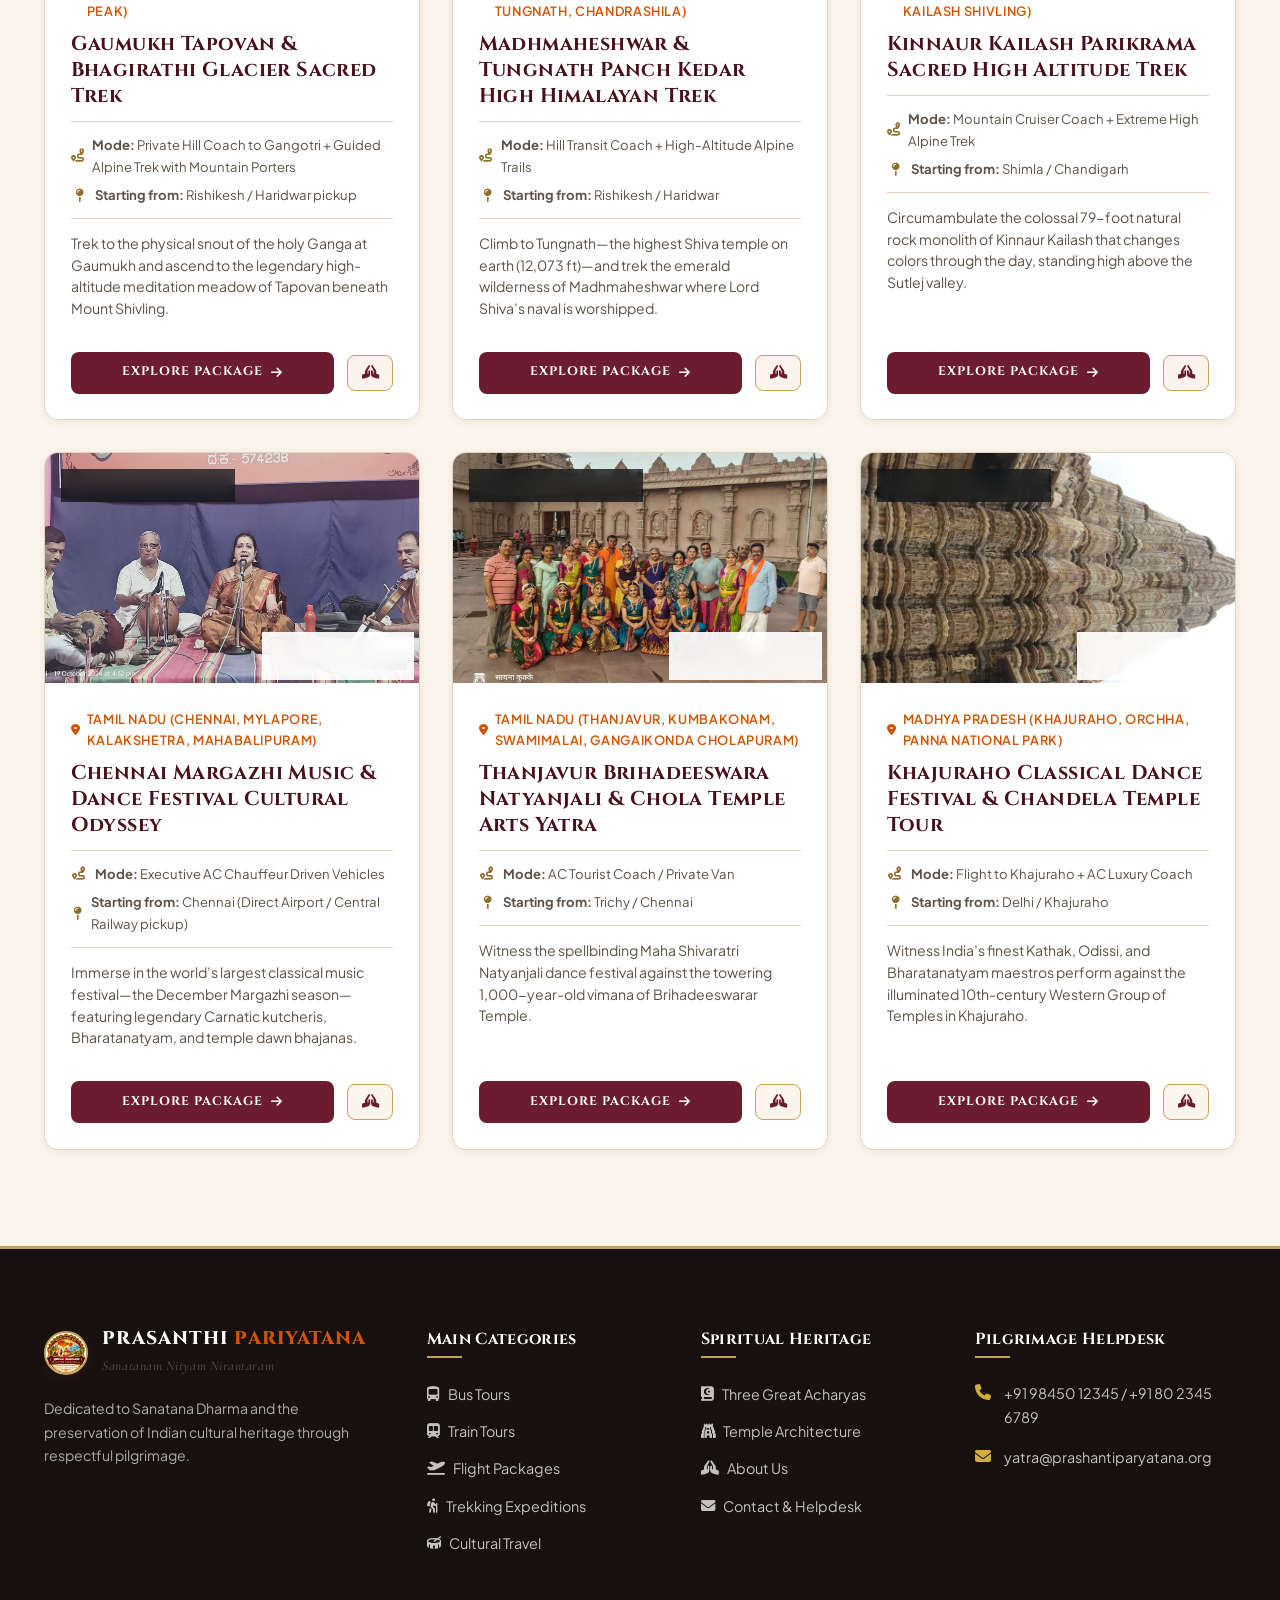
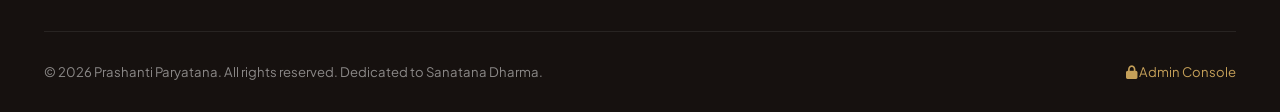
<file: packages.html>
<!DOCTYPE html>
<html lang="en">
<head>
  <meta charset="UTF-8" />
  <meta name="viewport" content="width=device-width, initial-scale=1.0" />
  <title>All Pilgrimage Packages | Prashanti Paryatana</title>
  <meta name="description" content="Explore all spiritual, heritage, pilgrimage, and cultural journeys categorized by bus, train, flight, trekking, and cultural modes." />

  <link rel="preconnect" href="https://fonts.googleapis.com" />
  <link rel="preconnect" href="https://fonts.gstatic.com" crossorigin />
  <link rel="stylesheet" href="https://cdnjs.cloudflare.com/ajax/libs/font-awesome/6.5.1/css/all.min.css" />

  <link rel="stylesheet" href="css/style.css" />
  <link rel="stylesheet" href="css/components.css" />
</head>
<body data-page="packages">

    <!-- ================= WEBSITE LOADING PRELOADER (FROM LOGO) ================= -->
  <div id="sitePreloader" class="site-preloader">
    <div class="preloader-content">
      <div class="preloader-logo-wrap">
        <div class="preloader-mandala-ring"></div>
        <div class="preloader-mandala-ring-outer"></div>
        <img src="assets/logo.png" alt="Prashanti Paryatana" class="preloader-logo" />
      </div>
      <div class="preloader-sanskrit font-sanskrit-style">॥ सनातन संस्कृति यात्रा ॥</div>
      <div class="preloader-title">PRASANTHI PARIYATANA</div>
      <div class="preloader-tagline">Sanatanam Nityam Nirantaram</div>
      <div class="preloader-progress-bar">
        <div class="preloader-progress-fill"></div>
      </div>
    </div>
  </div>

<!-- Top Bar -->
  <div class="top-bar">
    <div class="container top-bar-inner">
      <div class="top-bar-left">
        <div class="top-bar-item">
          <i class="fa-solid fa-om"></i>
          <span class="font-sanskrit-style">॥ सनातन संस्कृति यात्रा • Dedicated to Sanatana Dharma ॥</span>
        </div>
        <div class="top-bar-item">
          <i class="fa-solid fa-phone"></i>
          <a href="tel:+919845012345">+91 98450 12345</a>
        </div>
      </div>
      <div class="top-bar-right">
        <div class="top-bar-links">
          <a href="about.html">About</a>
          <a href="heritage.html">Our Heritage</a>
          <a href="acharyas.html">Acharyas</a>
          <a href="contact.html">Contact</a>
        </div>
        <a href="admin.html" class="admin-portal-link">
          <i class="fa-solid fa-lock"></i> Admin Portal
        </a>
      </div>
    </div>
  </div>

  <!-- Header -->
  <header class="site-header">
    <div class="container site-header-inner">
            <a href="index.html" class="brand-identity">
        <img src="assets/logo.png" alt="Prashanti Paryatana Logo" class="brand-logo-img" />
        <div class="brand-text-wrap">
          <span class="brand-name font-sanskrit-style">PRASANTHI <span>PARIYATANA</span></span>
          <span class="brand-tagline">Sanatanam Nityam Nirantaram • Cultural Heritage</span>
        </div>
      </a>

      <!-- 5 Prominent Categories -->
      <nav class="categories-nav">
        <a href="bus-tours.html" class="category-link">
          <i class="fa-solid fa-bus-simple"></i>
          <span>Bus Tours</span>
        </a>
        <a href="train-tours.html" class="category-link">
          <i class="fa-solid fa-train-subway"></i>
          <span>Train Tours</span>
        </a>
        <a href="flight-packages.html" class="category-link">
          <i class="fa-solid fa-plane-departure"></i>
          <span>Flight Packages</span>
        </a>
        <a href="trekking-expeditions.html" class="category-link">
          <i class="fa-solid fa-person-hiking"></i>
          <span>Trekking Expeditions</span>
        </a>
        <a href="cultural.html" class="category-link">
          <i class="fa-solid fa-drum"></i>
          <span>Cultural Travel</span>
        </a>
      </nav>

      <div class="nav-actions">
        <button type="button" class="btn-plan-journey" onclick="openEnquiryModal('', 'General Plan', 'all')">
          <i class="fa-solid fa-hands-praying"></i>
          <span>Plan Your Journey</span>
        </button>
        <button type="button" class="mobile-nav-toggle" aria-label="Toggle navigation">
          <i class="fa-solid fa-bars-staggered"></i>
        </button>
      </div>
    </div>
  </header>

  <!-- Category Hero -->
  <section class="category-hero" style="background: linear-gradient(135deg, var(--color-maroon-deep) 0%, #150F0D 100%);">
    <div class="container category-hero-content">
      <span class="section-eyebrow" style="color: var(--color-gold-bright);">All Pilgrimage Yatras</span>
      <h1>Sacred Journeys of Sanatana Dharma</h1>
      <p>
        Filter across our five central travel modes to discover authentic pilgrimages accompanied by scholars, sattvic meals, and reverent darshan schedules.
      </p>
    </div>
  </section>

  <!-- Filter & Search Bar -->
  <div class="container filter-bar-wrap">
    <div class="filter-bar">
      <div class="filter-group">
        <span class="filter-label">Category:</span>
        <button type="button" class="filter-pill active" data-category="all">All Modes</button>
        <button type="button" class="filter-pill" data-category="bus">Bus Tours</button>
        <button type="button" class="filter-pill" data-category="train">Train Tours</button>
        <button type="button" class="filter-pill" data-category="flight">Flight Packages</button>
        <button type="button" class="filter-pill" data-category="trekking">Trekking</button>
        <button type="button" class="filter-pill" data-category="cultural">Cultural Travel</button>
      </div>

      <div class="search-input-wrap">
        <i class="fa-solid fa-magnifying-glass"></i>
        <input type="text" id="packageSearchInput" class="search-input" placeholder="Search by name, temple, or city..." />
      </div>
    </div>
  </div>

  <!-- Package Listing Grid -->
  <main class="container" style="padding-bottom: 6rem;">
    <div id="packagesGridContainer" class="packages-grid">
      <!-- Populated dynamically by js/packages.js -->
    </div>
  </main>

  <!-- Footer -->
  <footer class="site-footer">
    <div class="container">
      <div class="footer-top-grid">
        <div class="footer-col footer-brand-col">
                    <div class="brand-identity" style="margin-bottom: 1rem;">
            <img src="assets/logo.png" alt="Prashanti Paryatana Logo" class="brand-logo-img" style="width: 44px; height: 44px;" />
            <div class="brand-text-wrap">
              <span class="brand-name font-sanskrit-style" style="font-size: 1.15rem; color:#fff;">PRASANTHI <span>PARIYATANA</span></span>
              <span class="brand-tagline">Sanatanam Nityam Nirantaram</span>
            </div>
          </div>
          <p>Dedicated to Sanatana Dharma and the preservation of Indian cultural heritage through respectful pilgrimage.</p>
        </div>
        <div class="footer-col">
          <h4>Main Categories</h4>
          <ul class="footer-links-list">
            <li><a href="bus-tours.html"><i class="fa-solid fa-bus-simple"></i> Bus Tours</a></li>
            <li><a href="train-tours.html"><i class="fa-solid fa-train-subway"></i> Train Tours</a></li>
            <li><a href="flight-packages.html"><i class="fa-solid fa-plane-departure"></i> Flight Packages</a></li>
            <li><a href="trekking-expeditions.html"><i class="fa-solid fa-person-hiking"></i> Trekking Expeditions</a></li>
            <li><a href="cultural.html"><i class="fa-solid fa-drum"></i> Cultural Travel</a></li>
          </ul>
        </div>
        <div class="footer-col">
          <h4>Spiritual Heritage</h4>
          <ul class="footer-links-list">
            <li><a href="acharyas.html"><i class="fa-solid fa-book-quran"></i> Three Great Acharyas</a></li>
            <li><a href="heritage.html"><i class="fa-solid fa-gopuram"></i> Temple Architecture</a></li>
            <li><a href="about.html"><i class="fa-solid fa-hands-praying"></i> About Us</a></li>
            <li><a href="contact.html"><i class="fa-solid fa-envelope"></i> Contact & Helpdesk</a></li>
          </ul>
        </div>
        <div class="footer-col">
          <h4>Pilgrimage Helpdesk</h4>
          <div class="footer-contact-item">
            <i class="fa-solid fa-phone"></i>
            <div>+91 98450 12345 / +91 80 2345 6789</div>
          </div>
          <div class="footer-contact-item">
            <i class="fa-solid fa-envelope"></i>
            <div>yatra@prashantiparyatana.org</div>
          </div>
        </div>
      </div>
      <div class="footer-bottom">
        <div class="footer-bottom-inner">
          <p>© 2026 Prashanti Paryatana. All rights reserved. Dedicated to Sanatana Dharma.</p>
          <a href="admin.html" style="color: var(--color-gold);"><i class="fa-solid fa-lock"></i> Admin Console</a>
        </div>
      </div>
    </div>
  </footer>

  <!-- Global Modal & Mobile Drawer -->
  <div id="enquiryModal" class="modal-backdrop">
    <div class="modal-dialog">
      <div class="modal-header">
        <h3><i class="fa-solid fa-hands-praying" style="color: var(--color-gold-bright); margin-right: 0.5rem;"></i> Plan Your Sacred Journey</h3>
        <button type="button" class="modal-close-btn">&times;</button>
      </div>
      <div class="modal-body">
        <div id="enquiryFormContainer">
          <form id="enquiryForm">
            <div class="form-grid-2">
              <div class="form-group">
                <label class="form-label">Full Name <span class="req">*</span></label>
                <input type="text" name="fullName" class="form-control" required />
              </div>
              <div class="form-group">
                <label class="form-label">Email Address <span class="req">*</span></label>
                <input type="email" name="email" class="form-control" required />
              </div>
            </div>
            <div class="form-grid-2">
              <div class="form-group">
                <label class="form-label">Mobile Number <span class="req">*</span></label>
                <input type="tel" name="phone" class="form-control" required />
              </div>
              <div class="form-group">
                <label class="form-label">Starting Location</label>
                <input type="text" name="startingLocation" class="form-control" />
              </div>
            </div>
            <div class="form-grid-2">
              <div class="form-group">
                <label class="form-label">Category</label>
                <select name="category" id="enqCategorySelect" class="form-control">
                  <option value="all">All Categories</option>
                  <option value="bus">Bus Tours</option>
                  <option value="train">Train Tours</option>
                  <option value="flight">Flight Packages</option>
                  <option value="trekking">Trekking Expeditions</option>
                  <option value="cultural">Cultural Travel</option>
                </select>
              </div>
              <div class="form-group">
                <label class="form-label">Preferred Package</label>
                <select name="preferredPackage" id="enqPackageSelect" class="form-control"></select>
              </div>
            </div>
            <div class="form-grid-2">
              <div class="form-group">
                <label class="form-label">Departure Date <span class="req">*</span></label>
                <input type="date" name="departureDate" class="form-control" required />
              </div>
              <div class="form-group">
                <label class="form-label">Travellers <span class="req">*</span></label>
                <input type="number" name="travellers" min="1" max="40" class="form-control" value="2" required />
              </div>
            </div>
            <div class="form-group">
              <label class="form-label">Special Requirements</label>
              <textarea name="requirements" class="form-control" placeholder="Dietary needs, puja requests..."></textarea>
            </div>
            <button type="submit" class="form-submit-btn">
              <i class="fa-solid fa-paper-plane"></i> Submit Travel Enquiry
            </button>
          </form>
        </div>
        <div id="enquiryConfirmationContainer" class="enquiry-confirmation" style="display: none;">
          <div class="confirmation-badge-icon"><i class="fa-solid fa-check"></i></div>
          <h3 style="color: var(--color-maroon);">Enquiry Registered!</h3>
          <div class="reference-display-box">
            <div id="confirmationRefCode" class="reference-code">PP-2026-YTR-0000</div>
          </div>
          <div id="confirmationSummary" style="font-size: 0.85rem; text-align: left; background: #fff; padding: 1rem; border-radius: var(--radius-sm); border: 1px solid var(--color-sandalwood-border); margin-bottom: 1.5rem;"></div>
          <button type="button" class="btn-quick-enquire" onclick="closeEnquiryModal()">Close</button>
        </div>
      </div>
    </div>
  </div>

  <!-- Mobile Drawer -->
  <div class="mobile-drawer">
    <div class="mobile-drawer-content">
      <div class="mobile-drawer-header">
        <span class="brand-name" style="font-size: 1.1rem;">Prashanti <span>Paryatana</span></span>
        <button type="button" class="mobile-drawer-close" style="background:none; border:none; font-size: 1.4rem;">&times;</button>
      </div>
      <div class="mobile-drawer-links">
        <a href="bus-tours.html" class="mobile-nav-item"><i class="fa-solid fa-bus-simple"></i> Bus Tours</a>
        <a href="train-tours.html" class="mobile-nav-item"><i class="fa-solid fa-train-subway"></i> Train Tours</a>
        <a href="flight-packages.html" class="mobile-nav-item"><i class="fa-solid fa-plane-departure"></i> Flight Packages</a>
        <a href="trekking-expeditions.html" class="mobile-nav-item"><i class="fa-solid fa-person-hiking"></i> Trekking Expeditions</a>
        <a href="cultural.html" class="mobile-nav-item"><i class="fa-solid fa-drum"></i> Cultural Travel</a>
        <a href="index.html" class="mobile-nav-item"><i class="fa-solid fa-house"></i> Home</a>
      </div>
    </div>
  </div>

  <script src="js/data.js"></script>
  <script src="js/app.js"></script>
  <script src="js/packages.js"></script>
</body>
</html>
</file>
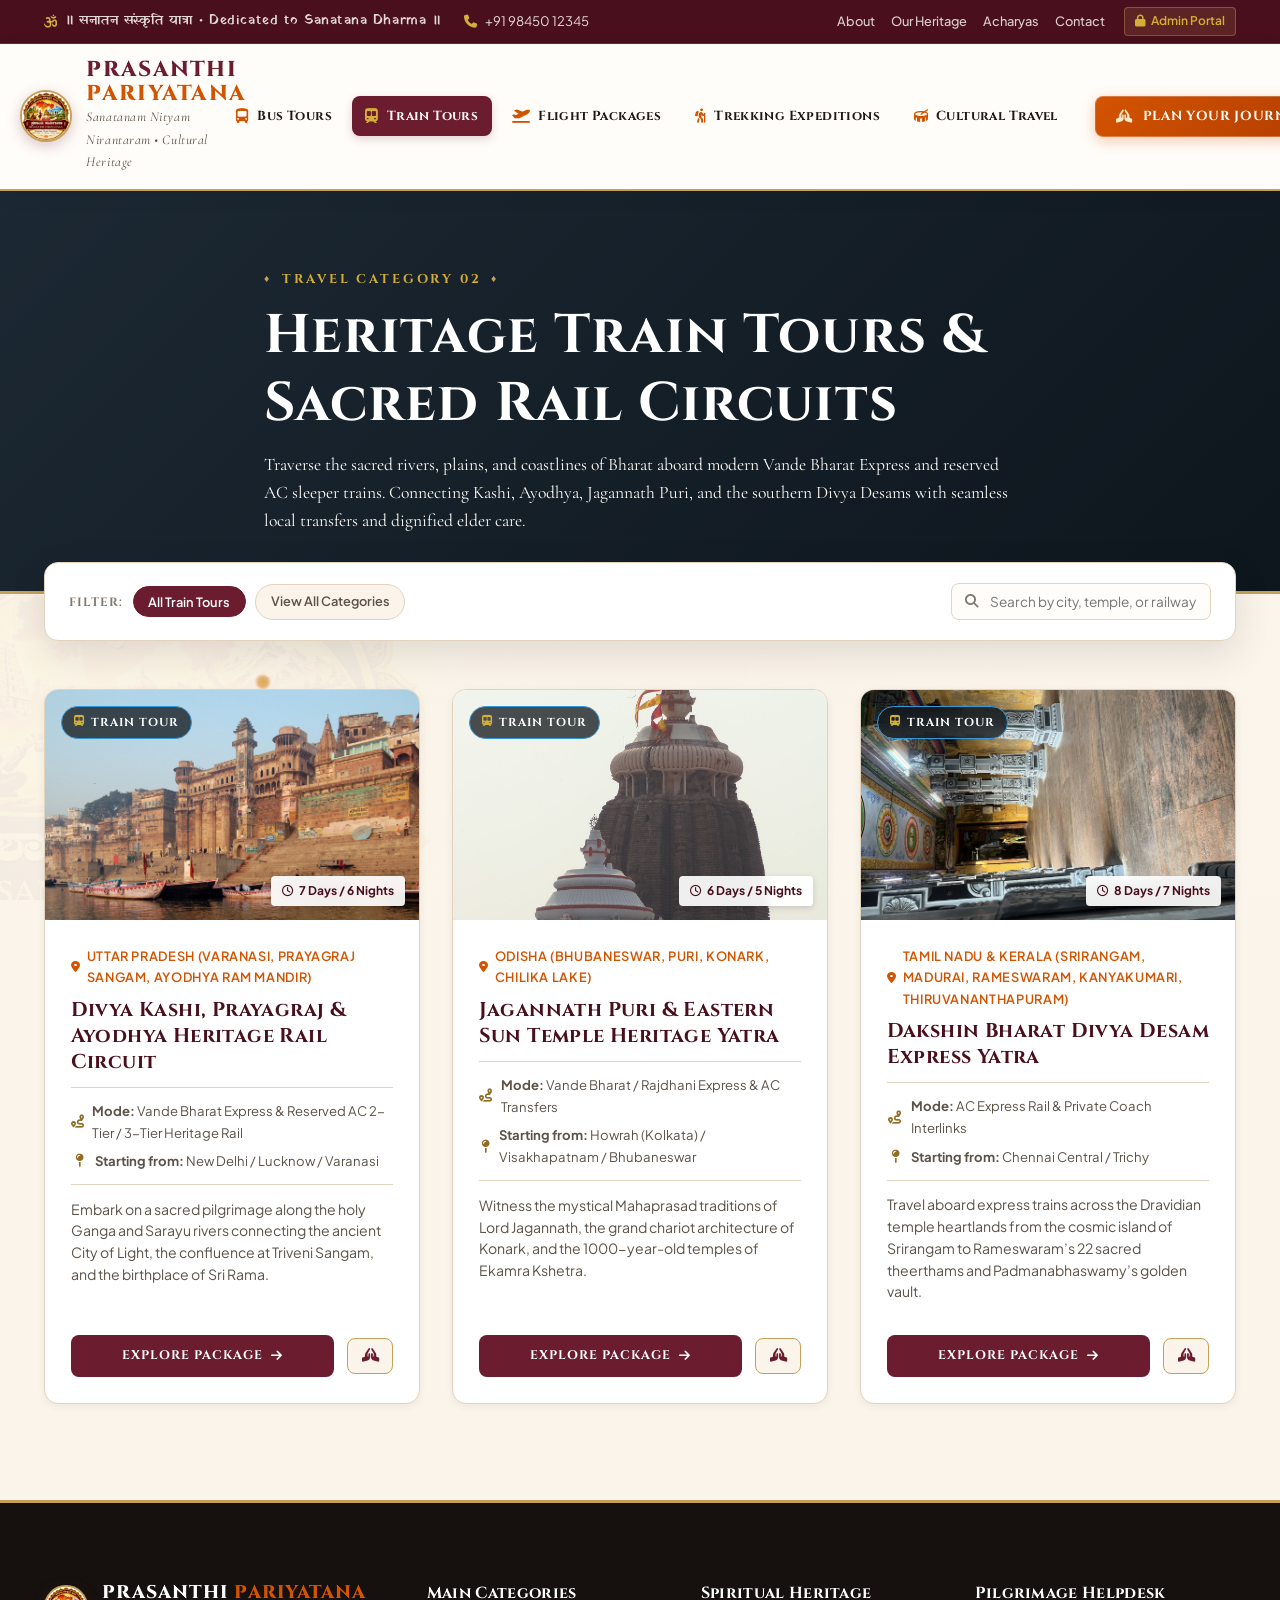
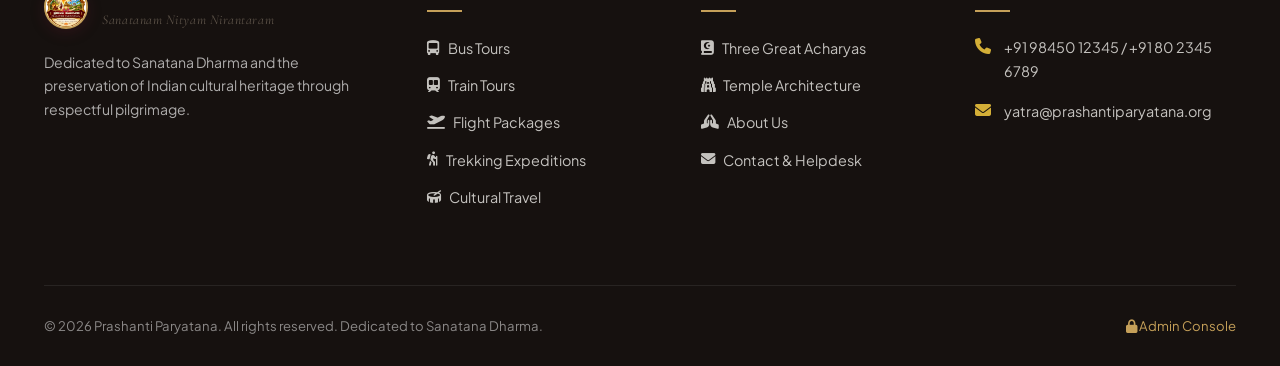
<file: train-tours.html>
<!DOCTYPE html>
<html lang="en">
<head>
  <meta charset="UTF-8" />
  <meta name="viewport" content="width=device-width, initial-scale=1.0" />
  <title>Train Tours | Prashanti Paryatana</title>
  <meta name="description" content="Discover sacred rail pilgrimages across India's holy corridors aboard Vande Bharat and reserved express trains. Journey to Kashi, Ayodhya, Puri, and Rameswaram." />

  <link rel="preconnect" href="https://fonts.googleapis.com" />
  <link rel="preconnect" href="https://fonts.gstatic.com" crossorigin />
  <link rel="stylesheet" href="https://cdnjs.cloudflare.com/ajax/libs/font-awesome/6.5.1/css/all.min.css" />

  <link rel="stylesheet" href="css/style.css" />
  <link rel="stylesheet" href="css/components.css" />
</head>
<body data-page="train" data-page-category="train">

    <!-- ================= WEBSITE LOADING PRELOADER (FROM LOGO) ================= -->
  <div id="sitePreloader" class="site-preloader">
    <div class="preloader-content">
      <div class="preloader-logo-wrap">
        <div class="preloader-mandala-ring"></div>
        <div class="preloader-mandala-ring-outer"></div>
        <img src="assets/logo.png" alt="Prashanti Paryatana" class="preloader-logo" />
      </div>
      <div class="preloader-sanskrit font-sanskrit-style">॥ सनातन संस्कृति यात्रा ॥</div>
      <div class="preloader-title">PRASANTHI PARIYATANA</div>
      <div class="preloader-tagline">Sanatanam Nityam Nirantaram</div>
      <div class="preloader-progress-bar">
        <div class="preloader-progress-fill"></div>
      </div>
    </div>
  </div>

<!-- Top Bar -->
  <div class="top-bar">
    <div class="container top-bar-inner">
      <div class="top-bar-left">
        <div class="top-bar-item">
          <i class="fa-solid fa-om"></i>
          <span class="font-sanskrit-style">॥ सनातन संस्कृति यात्रा • Dedicated to Sanatana Dharma ॥</span>
        </div>
        <div class="top-bar-item">
          <i class="fa-solid fa-phone"></i>
          <a href="tel:+919845012345">+91 98450 12345</a>
        </div>
      </div>
      <div class="top-bar-right">
        <div class="top-bar-links">
          <a href="about.html">About</a>
          <a href="heritage.html">Our Heritage</a>
          <a href="acharyas.html">Acharyas</a>
          <a href="contact.html">Contact</a>
        </div>
        <a href="admin.html" class="admin-portal-link">
          <i class="fa-solid fa-lock"></i> Admin Portal
        </a>
      </div>
    </div>
  </div>

  <!-- Header -->
  <header class="site-header">
    <div class="container site-header-inner">
            <a href="index.html" class="brand-identity">
        <img src="assets/logo.png" alt="Prashanti Paryatana Logo" class="brand-logo-img" />
        <div class="brand-text-wrap">
          <span class="brand-name font-sanskrit-style">PRASANTHI <span>PARIYATANA</span></span>
          <span class="brand-tagline">Sanatanam Nityam Nirantaram • Cultural Heritage</span>
        </div>
      </a>

      <!-- 5 Prominent Categories -->
      <nav class="categories-nav">
        <a href="bus-tours.html" class="category-link">
          <i class="fa-solid fa-bus-simple"></i>
          <span>Bus Tours</span>
        </a>
        <a href="train-tours.html" class="category-link active">
          <i class="fa-solid fa-train-subway"></i>
          <span>Train Tours</span>
        </a>
        <a href="flight-packages.html" class="category-link">
          <i class="fa-solid fa-plane-departure"></i>
          <span>Flight Packages</span>
        </a>
        <a href="trekking-expeditions.html" class="category-link">
          <i class="fa-solid fa-person-hiking"></i>
          <span>Trekking Expeditions</span>
        </a>
        <a href="cultural.html" class="category-link">
          <i class="fa-solid fa-drum"></i>
          <span>Cultural Travel</span>
        </a>
      </nav>

      <div class="nav-actions">
        <button type="button" class="btn-plan-journey" onclick="openEnquiryModal('', 'Train Tour Enquiry', 'train')">
          <i class="fa-solid fa-hands-praying"></i>
          <span>Plan Your Journey</span>
        </button>
        <button type="button" class="mobile-nav-toggle" aria-label="Toggle navigation">
          <i class="fa-solid fa-bars-staggered"></i>
        </button>
      </div>
    </div>
  </header>

  <!-- Category Hero -->
  <section class="category-hero" style="background: linear-gradient(135deg, #1C2833 0%, #0E161D 100%);">
    <div class="container category-hero-content">
      <span class="section-eyebrow" style="color: var(--color-gold-bright);">Travel Category 02</span>
      <h1>Heritage Train Tours & Sacred Rail Circuits</h1>
      <p>
        Traverse the sacred rivers, plains, and coastlines of Bharat aboard modern Vande Bharat Express and reserved AC sleeper trains. Connecting Kashi, Ayodhya, Jagannath Puri, and the southern Divya Desams with seamless local transfers and dignified elder care.
      </p>
    </div>
  </section>

  <!-- Filter & Search Bar -->
  <div class="container filter-bar-wrap">
    <div class="filter-bar">
      <div class="filter-group">
        <span class="filter-label">Filter:</span>
        <button type="button" class="filter-pill active" data-category="train">All Train Tours</button>
        <a href="packages.html" class="filter-pill">View All Categories</a>
      </div>

      <div class="search-input-wrap">
        <i class="fa-solid fa-magnifying-glass"></i>
        <input type="text" id="packageSearchInput" class="search-input" placeholder="Search by city, temple, or railway line..." />
      </div>
    </div>
  </div>

  <!-- Package Listing Grid -->
  <main class="container" style="padding-bottom: 6rem;">
    <div id="packagesGridContainer" class="packages-grid">
      <!-- Populated dynamically by js/packages.js -->
    </div>
  </main>

  <!-- Footer -->
  <footer class="site-footer">
    <div class="container">
      <div class="footer-top-grid">
        <div class="footer-col footer-brand-col">
                    <div class="brand-identity" style="margin-bottom: 1rem;">
            <img src="assets/logo.png" alt="Prashanti Paryatana Logo" class="brand-logo-img" style="width: 44px; height: 44px;" />
            <div class="brand-text-wrap">
              <span class="brand-name font-sanskrit-style" style="font-size: 1.15rem; color:#fff;">PRASANTHI <span>PARIYATANA</span></span>
              <span class="brand-tagline">Sanatanam Nityam Nirantaram</span>
            </div>
          </div>
          <p>Dedicated to Sanatana Dharma and the preservation of Indian cultural heritage through respectful pilgrimage.</p>
        </div>
        <div class="footer-col">
          <h4>Main Categories</h4>
          <ul class="footer-links-list">
            <li><a href="bus-tours.html"><i class="fa-solid fa-bus-simple"></i> Bus Tours</a></li>
            <li><a href="train-tours.html"><i class="fa-solid fa-train-subway"></i> Train Tours</a></li>
            <li><a href="flight-packages.html"><i class="fa-solid fa-plane-departure"></i> Flight Packages</a></li>
            <li><a href="trekking-expeditions.html"><i class="fa-solid fa-person-hiking"></i> Trekking Expeditions</a></li>
            <li><a href="cultural.html"><i class="fa-solid fa-drum"></i> Cultural Travel</a></li>
          </ul>
        </div>
        <div class="footer-col">
          <h4>Spiritual Heritage</h4>
          <ul class="footer-links-list">
            <li><a href="acharyas.html"><i class="fa-solid fa-book-quran"></i> Three Great Acharyas</a></li>
            <li><a href="heritage.html"><i class="fa-solid fa-gopuram"></i> Temple Architecture</a></li>
            <li><a href="about.html"><i class="fa-solid fa-hands-praying"></i> About Us</a></li>
            <li><a href="contact.html"><i class="fa-solid fa-envelope"></i> Contact & Helpdesk</a></li>
          </ul>
        </div>
        <div class="footer-col">
          <h4>Pilgrimage Helpdesk</h4>
          <div class="footer-contact-item">
            <i class="fa-solid fa-phone"></i>
            <div>+91 98450 12345 / +91 80 2345 6789</div>
          </div>
          <div class="footer-contact-item">
            <i class="fa-solid fa-envelope"></i>
            <div>yatra@prashantiparyatana.org</div>
          </div>
        </div>
      </div>
      <div class="footer-bottom">
        <div class="footer-bottom-inner">
          <p>© 2026 Prashanti Paryatana. All rights reserved. Dedicated to Sanatana Dharma.</p>
          <a href="admin.html" style="color: var(--color-gold);"><i class="fa-solid fa-lock"></i> Admin Console</a>
        </div>
      </div>
    </div>
  </footer>

  <!-- Global Modal & Mobile Drawer -->
  <div id="enquiryModal" class="modal-backdrop">
    <div class="modal-dialog">
      <div class="modal-header">
        <h3><i class="fa-solid fa-hands-praying" style="color: var(--color-gold-bright); margin-right: 0.5rem;"></i> Plan Your Sacred Journey</h3>
        <button type="button" class="modal-close-btn">&times;</button>
      </div>
      <div class="modal-body">
        <div id="enquiryFormContainer">
          <form id="enquiryForm">
            <div class="form-grid-2">
              <div class="form-group">
                <label class="form-label">Full Name <span class="req">*</span></label>
                <input type="text" name="fullName" class="form-control" required />
              </div>
              <div class="form-group">
                <label class="form-label">Email Address <span class="req">*</span></label>
                <input type="email" name="email" class="form-control" required />
              </div>
            </div>
            <div class="form-grid-2">
              <div class="form-group">
                <label class="form-label">Mobile Number <span class="req">*</span></label>
                <input type="tel" name="phone" class="form-control" required />
              </div>
              <div class="form-group">
                <label class="form-label">Starting Location</label>
                <input type="text" name="startingLocation" class="form-control" />
              </div>
            </div>
            <div class="form-grid-2">
              <div class="form-group">
                <label class="form-label">Category</label>
                <select name="category" id="enqCategorySelect" class="form-control">
                  <option value="train" selected>Train Tours</option>
                  <option value="bus">Bus Tours</option>
                  <option value="flight">Flight Packages</option>
                  <option value="trekking">Trekking Expeditions</option>
                  <option value="cultural">Cultural Travel</option>
                </select>
              </div>
              <div class="form-group">
                <label class="form-label">Preferred Package</label>
                <select name="preferredPackage" id="enqPackageSelect" class="form-control"></select>
              </div>
            </div>
            <div class="form-grid-2">
              <div class="form-group">
                <label class="form-label">Departure Date <span class="req">*</span></label>
                <input type="date" name="departureDate" class="form-control" required />
              </div>
              <div class="form-group">
                <label class="form-label">Travellers <span class="req">*</span></label>
                <input type="number" name="travellers" min="1" max="40" class="form-control" value="2" required />
              </div>
            </div>
            <div class="form-group">
              <label class="form-label">Special Requirements</label>
              <textarea name="requirements" class="form-control" placeholder="Dietary needs, berth preferences, elderly assistance..."></textarea>
            </div>
            <button type="submit" class="form-submit-btn">
              <i class="fa-solid fa-paper-plane"></i> Submit Travel Enquiry
            </button>
          </form>
        </div>
        <div id="enquiryConfirmationContainer" class="enquiry-confirmation" style="display: none;">
          <div class="confirmation-badge-icon"><i class="fa-solid fa-check"></i></div>
          <h3 style="color: var(--color-maroon);">Enquiry Registered!</h3>
          <p style="color: var(--text-secondary); margin-bottom: 1rem;">Our pilgrimage counselor will review your request.</p>
          <div class="reference-display-box">
            <div id="confirmationRefCode" class="reference-code">PP-2026-YTR-0000</div>
          </div>
          <div id="confirmationSummary" style="font-size: 0.85rem; text-align: left; background: #fff; padding: 1rem; border-radius: var(--radius-sm); border: 1px solid var(--color-sandalwood-border); margin-bottom: 1.5rem;"></div>
          <button type="button" class="btn-quick-enquire" onclick="closeEnquiryModal()">Close</button>
        </div>
      </div>
    </div>
  </div>

  <!-- Mobile Drawer -->
  <div class="mobile-drawer">
    <div class="mobile-drawer-content">
      <div class="mobile-drawer-header">
        <span class="brand-name" style="font-size: 1.1rem;">Prashanti <span>Paryatana</span></span>
        <button type="button" class="mobile-drawer-close" style="background:none; border:none; font-size: 1.4rem;">&times;</button>
      </div>
      <div class="mobile-drawer-links">
        <a href="bus-tours.html" class="mobile-nav-item"><i class="fa-solid fa-bus-simple"></i> Bus Tours</a>
        <a href="train-tours.html" class="mobile-nav-item active"><i class="fa-solid fa-train-subway"></i> Train Tours</a>
        <a href="flight-packages.html" class="mobile-nav-item"><i class="fa-solid fa-plane-departure"></i> Flight Packages</a>
        <a href="trekking-expeditions.html" class="mobile-nav-item"><i class="fa-solid fa-person-hiking"></i> Trekking Expeditions</a>
        <a href="cultural.html" class="mobile-nav-item"><i class="fa-solid fa-drum"></i> Cultural Travel</a>
        <a href="index.html" class="mobile-nav-item"><i class="fa-solid fa-house"></i> Home</a>
      </div>
    </div>
  </div>

  <script src="js/data.js"></script>
  <script src="js/app.js"></script>
  <script src="js/packages.js"></script>
</body>
</html>
</file>
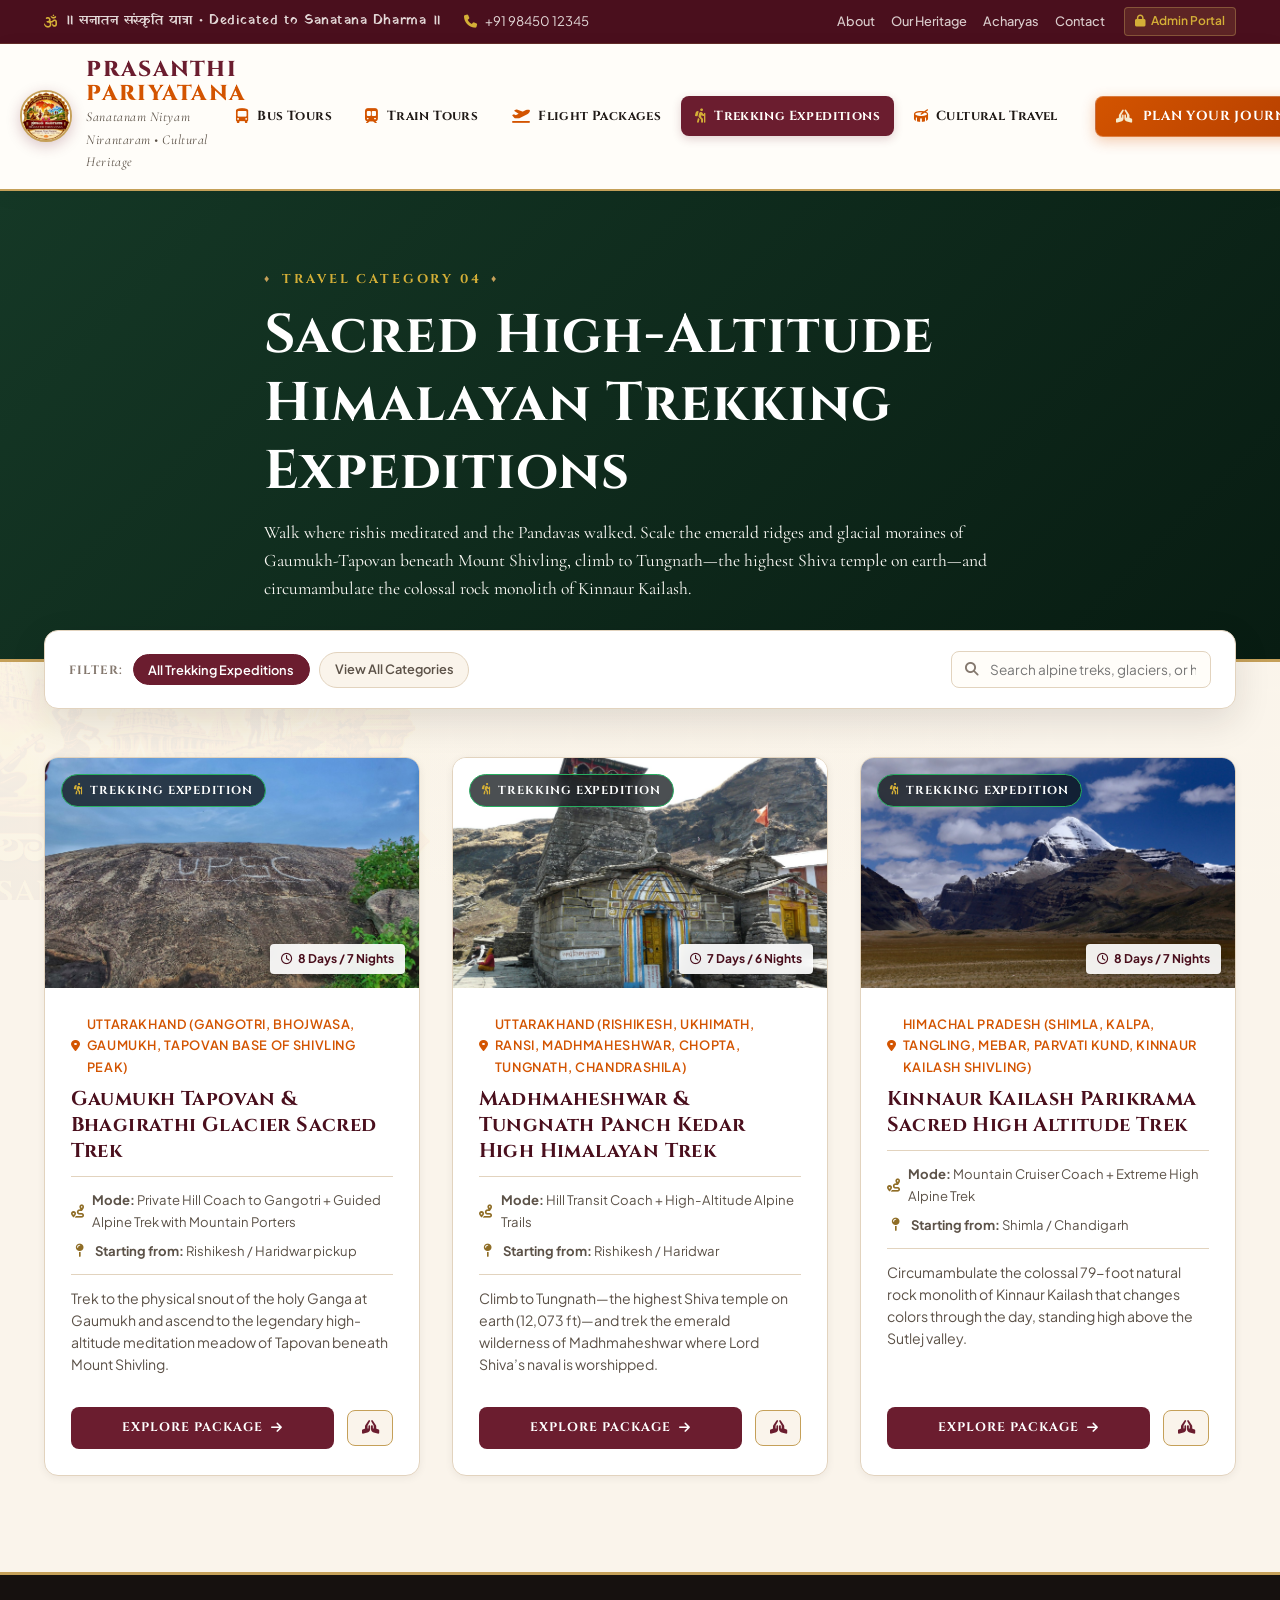
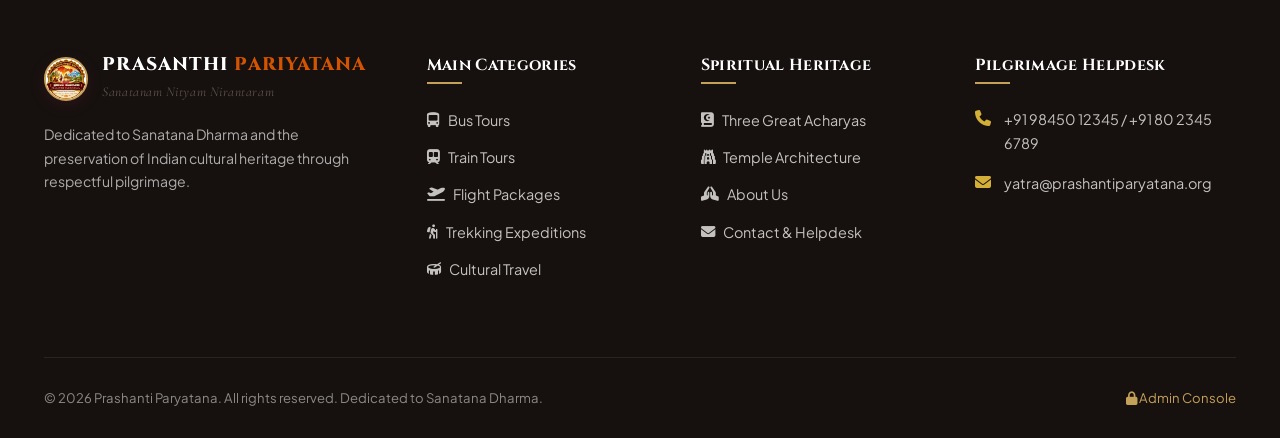
<file: trekking-expeditions.html>
<!DOCTYPE html>
<html lang="en">
<head>
  <meta charset="UTF-8" />
  <meta name="viewport" content="width=device-width, initial-scale=1.0" />
  <title>Trekking Expeditions | Prashanti Paryatana</title>
  <meta name="description" content="Embark on sacred high-altitude Himalayan trekking pilgrimages to Gaumukh-Tapovan, Tungnath-Chandrashila, and Kinnaur Kailash with certified mountaineering guides." />

  <link rel="preconnect" href="https://fonts.googleapis.com" />
  <link rel="preconnect" href="https://fonts.gstatic.com" crossorigin />
  <link rel="stylesheet" href="https://cdnjs.cloudflare.com/ajax/libs/font-awesome/6.5.1/css/all.min.css" />

  <link rel="stylesheet" href="css/style.css" />
  <link rel="stylesheet" href="css/components.css" />
</head>
<body data-page="trekking" data-page-category="trekking">

    <!-- ================= WEBSITE LOADING PRELOADER (FROM LOGO) ================= -->
  <div id="sitePreloader" class="site-preloader">
    <div class="preloader-content">
      <div class="preloader-logo-wrap">
        <div class="preloader-mandala-ring"></div>
        <div class="preloader-mandala-ring-outer"></div>
        <img src="assets/logo.png" alt="Prashanti Paryatana" class="preloader-logo" />
      </div>
      <div class="preloader-sanskrit font-sanskrit-style">॥ सनातन संस्कृति यात्रा ॥</div>
      <div class="preloader-title">PRASANTHI PARIYATANA</div>
      <div class="preloader-tagline">Sanatanam Nityam Nirantaram</div>
      <div class="preloader-progress-bar">
        <div class="preloader-progress-fill"></div>
      </div>
    </div>
  </div>

<!-- Top Bar -->
  <div class="top-bar">
    <div class="container top-bar-inner">
      <div class="top-bar-left">
        <div class="top-bar-item">
          <i class="fa-solid fa-om"></i>
          <span class="font-sanskrit-style">॥ सनातन संस्कृति यात्रा • Dedicated to Sanatana Dharma ॥</span>
        </div>
        <div class="top-bar-item">
          <i class="fa-solid fa-phone"></i>
          <a href="tel:+919845012345">+91 98450 12345</a>
        </div>
      </div>
      <div class="top-bar-right">
        <div class="top-bar-links">
          <a href="about.html">About</a>
          <a href="heritage.html">Our Heritage</a>
          <a href="acharyas.html">Acharyas</a>
          <a href="contact.html">Contact</a>
        </div>
        <a href="admin.html" class="admin-portal-link">
          <i class="fa-solid fa-lock"></i> Admin Portal
        </a>
      </div>
    </div>
  </div>

  <!-- Header -->
  <header class="site-header">
    <div class="container site-header-inner">
            <a href="index.html" class="brand-identity">
        <img src="assets/logo.png" alt="Prashanti Paryatana Logo" class="brand-logo-img" />
        <div class="brand-text-wrap">
          <span class="brand-name font-sanskrit-style">PRASANTHI <span>PARIYATANA</span></span>
          <span class="brand-tagline">Sanatanam Nityam Nirantaram • Cultural Heritage</span>
        </div>
      </a>

      <!-- 5 Prominent Categories -->
      <nav class="categories-nav">
        <a href="bus-tours.html" class="category-link">
          <i class="fa-solid fa-bus-simple"></i>
          <span>Bus Tours</span>
        </a>
        <a href="train-tours.html" class="category-link">
          <i class="fa-solid fa-train-subway"></i>
          <span>Train Tours</span>
        </a>
        <a href="flight-packages.html" class="category-link">
          <i class="fa-solid fa-plane-departure"></i>
          <span>Flight Packages</span>
        </a>
        <a href="trekking-expeditions.html" class="category-link active">
          <i class="fa-solid fa-person-hiking"></i>
          <span>Trekking Expeditions</span>
        </a>
        <a href="cultural.html" class="category-link">
          <i class="fa-solid fa-drum"></i>
          <span>Cultural Travel</span>
        </a>
      </nav>

      <div class="nav-actions">
        <button type="button" class="btn-plan-journey" onclick="openEnquiryModal('', 'Trekking Expedition Enquiry', 'trekking')">
          <i class="fa-solid fa-hands-praying"></i>
          <span>Plan Your Journey</span>
        </button>
        <button type="button" class="mobile-nav-toggle" aria-label="Toggle navigation">
          <i class="fa-solid fa-bars-staggered"></i>
        </button>
      </div>
    </div>
  </header>

  <!-- Category Hero -->
  <section class="category-hero" style="background: linear-gradient(135deg, #153826 0%, #081C12 100%);">
    <div class="container category-hero-content">
      <span class="section-eyebrow" style="color: var(--color-gold-bright);">Travel Category 04</span>
      <h1>Sacred High-Altitude Himalayan Trekking Expeditions</h1>
      <p>
        Walk where rishis meditated and the Pandavas walked. Scale the emerald ridges and glacial moraines of Gaumukh-Tapovan beneath Mount Shivling, climb to Tungnath—the highest Shiva temple on earth—and circumambulate the colossal rock monolith of Kinnaur Kailash.
      </p>
    </div>
  </section>

  <!-- Filter & Search Bar -->
  <div class="container filter-bar-wrap">
    <div class="filter-bar">
      <div class="filter-group">
        <span class="filter-label">Filter:</span>
        <button type="button" class="filter-pill active" data-category="trekking">All Trekking Expeditions</button>
        <a href="packages.html" class="filter-pill">View All Categories</a>
      </div>

      <div class="search-input-wrap">
        <i class="fa-solid fa-magnifying-glass"></i>
        <input type="text" id="packageSearchInput" class="search-input" placeholder="Search alpine treks, glaciers, or high passes..." />
      </div>
    </div>
  </div>

  <!-- Package Listing Grid -->
  <main class="container" style="padding-bottom: 6rem;">
    <div id="packagesGridContainer" class="packages-grid">
      <!-- Populated dynamically by js/packages.js -->
    </div>
  </main>

  <!-- Footer -->
  <footer class="site-footer">
    <div class="container">
      <div class="footer-top-grid">
        <div class="footer-col footer-brand-col">
                    <div class="brand-identity" style="margin-bottom: 1rem;">
            <img src="assets/logo.png" alt="Prashanti Paryatana Logo" class="brand-logo-img" style="width: 44px; height: 44px;" />
            <div class="brand-text-wrap">
              <span class="brand-name font-sanskrit-style" style="font-size: 1.15rem; color:#fff;">PRASANTHI <span>PARIYATANA</span></span>
              <span class="brand-tagline">Sanatanam Nityam Nirantaram</span>
            </div>
          </div>
          <p>Dedicated to Sanatana Dharma and the preservation of Indian cultural heritage through respectful pilgrimage.</p>
        </div>
        <div class="footer-col">
          <h4>Main Categories</h4>
          <ul class="footer-links-list">
            <li><a href="bus-tours.html"><i class="fa-solid fa-bus-simple"></i> Bus Tours</a></li>
            <li><a href="train-tours.html"><i class="fa-solid fa-train-subway"></i> Train Tours</a></li>
            <li><a href="flight-packages.html"><i class="fa-solid fa-plane-departure"></i> Flight Packages</a></li>
            <li><a href="trekking-expeditions.html"><i class="fa-solid fa-person-hiking"></i> Trekking Expeditions</a></li>
            <li><a href="cultural.html"><i class="fa-solid fa-drum"></i> Cultural Travel</a></li>
          </ul>
        </div>
        <div class="footer-col">
          <h4>Spiritual Heritage</h4>
          <ul class="footer-links-list">
            <li><a href="acharyas.html"><i class="fa-solid fa-book-quran"></i> Three Great Acharyas</a></li>
            <li><a href="heritage.html"><i class="fa-solid fa-gopuram"></i> Temple Architecture</a></li>
            <li><a href="about.html"><i class="fa-solid fa-hands-praying"></i> About Us</a></li>
            <li><a href="contact.html"><i class="fa-solid fa-envelope"></i> Contact & Helpdesk</a></li>
          </ul>
        </div>
        <div class="footer-col">
          <h4>Pilgrimage Helpdesk</h4>
          <div class="footer-contact-item">
            <i class="fa-solid fa-phone"></i>
            <div>+91 98450 12345 / +91 80 2345 6789</div>
          </div>
          <div class="footer-contact-item">
            <i class="fa-solid fa-envelope"></i>
            <div>yatra@prashantiparyatana.org</div>
          </div>
        </div>
      </div>
      <div class="footer-bottom">
        <div class="footer-bottom-inner">
          <p>© 2026 Prashanti Paryatana. All rights reserved. Dedicated to Sanatana Dharma.</p>
          <a href="admin.html" style="color: var(--color-gold);"><i class="fa-solid fa-lock"></i> Admin Console</a>
        </div>
      </div>
    </div>
  </footer>

  <!-- Global Modal & Mobile Drawer -->
  <div id="enquiryModal" class="modal-backdrop">
    <div class="modal-dialog">
      <div class="modal-header">
        <h3><i class="fa-solid fa-hands-praying" style="color: var(--color-gold-bright); margin-right: 0.5rem;"></i> Plan Your Sacred Journey</h3>
        <button type="button" class="modal-close-btn">&times;</button>
      </div>
      <div class="modal-body">
        <div id="enquiryFormContainer">
          <form id="enquiryForm">
            <div class="form-grid-2">
              <div class="form-group">
                <label class="form-label">Full Name <span class="req">*</span></label>
                <input type="text" name="fullName" class="form-control" required />
              </div>
              <div class="form-group">
                <label class="form-label">Email Address <span class="req">*</span></label>
                <input type="email" name="email" class="form-control" required />
              </div>
            </div>
            <div class="form-grid-2">
              <div class="form-group">
                <label class="form-label">Mobile Number <span class="req">*</span></label>
                <input type="tel" name="phone" class="form-control" required />
              </div>
              <div class="form-group">
                <label class="form-label">Starting Location</label>
                <input type="text" name="startingLocation" class="form-control" />
              </div>
            </div>
            <div class="form-grid-2">
              <div class="form-group">
                <label class="form-label">Category</label>
                <select name="category" id="enqCategorySelect" class="form-control">
                  <option value="trekking" selected>Trekking Expeditions</option>
                  <option value="bus">Bus Tours</option>
                  <option value="train">Train Tours</option>
                  <option value="flight">Flight Packages</option>
                  <option value="cultural">Cultural Travel</option>
                </select>
              </div>
              <div class="form-group">
                <label class="form-label">Preferred Trek</label>
                <select name="preferredPackage" id="enqPackageSelect" class="form-control"></select>
              </div>
            </div>
            <div class="form-grid-2">
              <div class="form-group">
                <label class="form-label">Departure Date <span class="req">*</span></label>
                <input type="date" name="departureDate" class="form-control" required />
              </div>
              <div class="form-group">
                <label class="form-label">Number of Trekkers <span class="req">*</span></label>
                <input type="number" name="travellers" min="1" max="25" class="form-control" value="2" required />
              </div>
            </div>
            <div class="form-group">
              <label class="form-label">Prior Trekking Experience & Fitness Notes</label>
              <textarea name="requirements" class="form-control" placeholder="Mention highest altitude trekked, medical conditions, porter requirements..."></textarea>
            </div>
            <button type="submit" class="form-submit-btn">
              <i class="fa-solid fa-paper-plane"></i> Submit Trekking Enquiry
            </button>
          </form>
        </div>
        <div id="enquiryConfirmationContainer" class="enquiry-confirmation" style="display: none;">
          <div class="confirmation-badge-icon"><i class="fa-solid fa-check"></i></div>
          <h3 style="color: var(--color-maroon);">Enquiry Registered!</h3>
          <div class="reference-display-box">
            <div id="confirmationRefCode" class="reference-code">PP-2026-YTR-0000</div>
          </div>
          <div id="confirmationSummary" style="font-size: 0.85rem; text-align: left; background: #fff; padding: 1rem; border-radius: var(--radius-sm); border: 1px solid var(--color-sandalwood-border); margin-bottom: 1.5rem;"></div>
          <button type="button" class="btn-quick-enquire" onclick="closeEnquiryModal()">Close</button>
        </div>
      </div>
    </div>
  </div>

  <!-- Mobile Drawer -->
  <div class="mobile-drawer">
    <div class="mobile-drawer-content">
      <div class="mobile-drawer-header">
        <span class="brand-name" style="font-size: 1.1rem;">Prashanti <span>Paryatana</span></span>
        <button type="button" class="mobile-drawer-close" style="background:none; border:none; font-size: 1.4rem;">&times;</button>
      </div>
      <div class="mobile-drawer-links">
        <a href="bus-tours.html" class="mobile-nav-item"><i class="fa-solid fa-bus-simple"></i> Bus Tours</a>
        <a href="train-tours.html" class="mobile-nav-item"><i class="fa-solid fa-train-subway"></i> Train Tours</a>
        <a href="flight-packages.html" class="mobile-nav-item"><i class="fa-solid fa-plane-departure"></i> Flight Packages</a>
        <a href="trekking-expeditions.html" class="mobile-nav-item active"><i class="fa-solid fa-person-hiking"></i> Trekking Expeditions</a>
        <a href="cultural.html" class="mobile-nav-item"><i class="fa-solid fa-drum"></i> Cultural Travel</a>
        <a href="index.html" class="mobile-nav-item"><i class="fa-solid fa-house"></i> Home</a>
      </div>
    </div>
  </div>

  <script src="js/data.js"></script>
  <script src="js/app.js"></script>
  <script src="js/packages.js"></script>
</body>
</html>
</file>
<file: css/style.css>
/* ==========================================================================
   PRASHANTI PARYATANA - CORE DESIGN SYSTEM
   Dedicated to Sanatana Dharma, Sacred Pilgrimage & Cultural Preservation
   ========================================================================== */

@import url('https://fonts.googleapis.com/css2?family=Yatra+One&family=Rozha+One&family=Tiro+Devanagari+Sanskrit:ital@0;1&family=Cinzel:wght@400;600;700;800;900&family=Cormorant+Garamond:ital,wght@0,400;0,600;0,700;1,400;1,600&family=Plus+Jakarta+Sans:wght@300;400;500;600;700&display=swap');

:root {
  /* Brand Sacred Palette */
  --color-saffron: #D35400;
  --color-saffron-deep: #B33D00;
  --color-saffron-light: #F8E5D6;
  --color-gold: #C5A059;
  --color-gold-bright: #D4AF37;
  --color-gold-soft: #F5EACB;
  --color-gold-dark: #8F6D26;
  --color-maroon: #6B1D2F;
  --color-maroon-deep: #4A0F1D;
  --color-maroon-light: #8E2B43;
  --color-forest: #1B4332;
  --color-forest-deep: #0F281E;
  --color-forest-light: #2D6A4F;
  --color-sandalwood: #FAF4EB;
  --color-sandalwood-light: #FFFDF9;
  --color-sandalwood-dark: #EDE3D4;
  --color-sandalwood-border: #E2D3BE;

  /* Typography Colors */
  --text-dark: #1F1916;
  --text-primary: #2C241E;
  --text-secondary: #5C5248;
  --text-muted: #84786E;
  --text-light: #FAF4EB;
  --text-gold: #C5A059;

  /* Typography Scales */
  --font-sanskrit: 'Yatra One', 'Rozha One', cursive, serif;
  --font-devanagari: 'Tiro Devanagari Sanskrit', serif;
  --font-heading: 'Cinzel', serif;
  --font-serif: 'Cormorant Garamond', Georgia, serif;
  --font-body: 'Plus Jakarta Sans', -apple-system, BlinkMacSystemFont, 'Segoe UI', Roboto, sans-serif;

  /* Elevations & Shadows */
  --shadow-sm: 0 2px 8px rgba(31, 25, 22, 0.06);
  --shadow-md: 0 6px 20px rgba(31, 25, 22, 0.09);
  --shadow-lg: 0 12px 36px rgba(31, 25, 22, 0.12);
  --shadow-xl: 0 20px 50px rgba(31, 25, 22, 0.18);
  --shadow-gold: 0 4px 20px rgba(197, 160, 89, 0.25);

  /* Transitions */
  --transition-fast: 0.2s cubic-bezier(0.2, 0, 0, 1);
  --transition-normal: 0.35s cubic-bezier(0.2, 0, 0, 1);
  --transition-slow: 0.6s cubic-bezier(0.2, 0, 0, 1);

  /* Borders & Radius */
  --radius-sm: 4px;
  --radius-md: 8px;
  --radius-lg: 14px;
  --radius-full: 9999px;

  /* Container */
  --container-max: 1240px;
}

/* Base Reset & Document Styles */
*, *::before, *::after {
  box-sizing: border-box;
  margin: 0;
  padding: 0;
}

html {
  scroll-behavior: smooth;
  font-size: 16px;
  -webkit-font-smoothing: antialiased;
}

body {
  font-family: var(--font-body);
  background-color: var(--color-sandalwood);
  color: var(--text-primary);
  line-height: 1.68;
  overflow-x: hidden;
  position: relative;
  min-height: 100vh;
}

/* Subtle Sacred Background Pattern */
body::before {
  content: '';
  position: fixed;
  inset: 0;
  pointer-events: none;
  background-image: 
    radial-gradient(circle at 50% 50%, rgba(197, 160, 89, 0.035) 0%, transparent 65%),
    linear-gradient(rgba(250, 244, 235, 0.95), rgba(250, 244, 235, 0.95)),
    url("data:image/svg+xml,%3Csvg width='60' height='60' viewBox='0 0 60 60' xmlns='http://www.w3.org/2000/svg'%3E%3Cpath d='M30 0l5 25 25 5-25 5-5 25-5-25-25-5 25-5z' fill='%23c5a059' fill-opacity='0.035' fill-rule='evenodd'/%3E%3C/svg%3E");
  z-index: -1;
}

img {
  max-width: 100%;
  height: auto;
  display: block;
}

a {
  color: inherit;
  text-decoration: none;
  transition: color var(--transition-fast);
}

ul, ol {
  list-style: none;
}

button, input, select, textarea {
  font-family: inherit;
  font-size: inherit;
}

/* Container */
.container {
  width: 100%;
  max-width: var(--container-max);
  margin-left: auto;
  margin-right: auto;
  padding-left: 1.5rem;
  padding-right: 1.5rem;
}

/* Typography Classes */
h1, h2, h3, h4, h5, h6 {
  font-family: var(--font-heading);
  color: var(--text-dark);
  line-height: 1.25;
  font-weight: 700;
  letter-spacing: 0.02em;
}

h1 { font-size: clamp(2.2rem, 4.5vw, 3.4rem); }
h2 { font-size: clamp(1.8rem, 3.2vw, 2.4rem); }
h3 { font-size: clamp(1.3rem, 2.2vw, 1.7rem); }
h4 { font-size: 1.15rem; }

.section-eyebrow {
  display: inline-flex;
  align-items: center;
  gap: 0.6rem;
  font-family: var(--font-heading);
  font-size: 0.8rem;
  letter-spacing: 0.22em;
  text-transform: uppercase;
  color: var(--color-saffron);
  font-weight: 700;
  margin-bottom: 0.75rem;
}

.section-eyebrow::before,
.section-eyebrow::after {
  content: '♦';
  font-size: 0.65rem;
  color: var(--color-gold);
}

.section-header {
  text-align: center;
  max-width: 760px;
  margin: 0 auto 3.5rem auto;
}

.section-header h2 {
  margin-bottom: 1rem;
}

.section-header p {
  color: var(--text-secondary);
  font-size: 1.05rem;
}

.decorative-divider {
  display: flex;
  align-items: center;
  justify-content: center;
  gap: 1rem;
  margin: 1.2rem auto 1.5rem auto;
}

.decorative-divider span {
  height: 1px;
  width: 60px;
  background: linear-gradient(to right, transparent, var(--color-gold));
}

.decorative-divider span:last-child {
  background: linear-gradient(to left, transparent, var(--color-gold));
}

.decorative-divider i {
  color: var(--color-gold-bright);
  font-size: 0.9rem;
}

/* ==========================================================================
   TOP BAR & NAVIGATION SYSTEM
   ========================================================================== */

.top-bar {
  background-color: var(--color-maroon-deep);
  color: var(--color-sandalwood-light);
  font-size: 0.82rem;
  border-bottom: 1px solid rgba(197, 160, 89, 0.2);
  padding: 0.45rem 0;
}

.top-bar-inner {
  display: flex;
  justify-content: space-between;
  align-items: center;
  flex-wrap: wrap;
  gap: 0.8rem;
}

.top-bar-left {
  display: flex;
  align-items: center;
  gap: 1.5rem;
}

.top-bar-item {
  display: flex;
  align-items: center;
  gap: 0.5rem;
  color: rgba(255, 253, 249, 0.85);
}

.top-bar-item i {
  color: var(--color-gold-bright);
}

.top-bar-item a:hover {
  color: var(--color-gold-bright);
}

.top-bar-right {
  display: flex;
  align-items: center;
  gap: 1.2rem;
}

.top-bar-links {
  display: flex;
  gap: 1rem;
}

.top-bar-links a {
  color: rgba(255, 253, 249, 0.8);
  font-size: 0.8rem;
  font-weight: 500;
  transition: color var(--transition-fast);
}

.top-bar-links a:hover {
  color: var(--color-gold-bright);
}

.admin-portal-link {
  display: inline-flex;
  align-items: center;
  gap: 0.35rem;
  padding: 0.2rem 0.6rem;
  background: rgba(197, 160, 89, 0.15);
  border: 1px solid rgba(197, 160, 89, 0.4);
  border-radius: var(--radius-sm);
  color: var(--color-gold-bright) !important;
  font-size: 0.75rem;
  font-weight: 600;
}

/* Main Site Header */
.site-header {
  position: sticky;
  top: 0;
  background-color: rgba(255, 253, 249, 0.98);
  backdrop-filter: blur(12px);
  -webkit-backdrop-filter: blur(12px);
  z-index: 1000;
  border-bottom: 2px solid var(--color-gold);
  box-shadow: 0 4px 20px rgba(31, 25, 22, 0.05);
  transition: all var(--transition-normal);
}

.site-header-inner {
  display: flex;
  align-items: center;
  justify-content: space-between;
  padding: 0.9rem 0;
  gap: 1.5rem;
}

/* Brand Identity */
.brand-identity {
  display: flex;
  align-items: center;
  gap: 0.9rem;
  text-decoration: none;
}

.brand-emblem {
  width: 52px;
  height: 52px;
  border-radius: 50%;
  display: flex;
  align-items: center;
  justify-content: center;
  flex-shrink: 0;
  position: relative;
}

.brand-logo-img {
  width: 52px;
  height: 52px;
  border-radius: 50%;
  object-fit: contain;
  border: 2px solid var(--color-gold);
  box-shadow: 0 4px 14px rgba(107, 29, 47, 0.25);
  background: #fff;
  transition: transform var(--transition-normal), box-shadow var(--transition-normal);
}

.brand-identity:hover .brand-logo-img {
  transform: scale(1.08) rotate(4deg);
  box-shadow: 0 6px 20px rgba(212, 175, 55, 0.4);
}

/* Sanskrit Typography Classes (Sample Font Integration) */
.font-sanskrit-style {
  font-family: var(--font-sanskrit);
  letter-spacing: 0.04em;
}

.sanskrit-shloka {
  font-family: var(--font-devanagari);
  font-size: 1.05rem;
  color: var(--color-gold-dark);
  line-height: 1.6;
  font-weight: 500;
  display: block;
}

.sanskrit-badge {
  display: inline-flex;
  align-items: center;
  gap: 0.5rem;
  font-family: var(--font-sanskrit);
  font-size: 0.88rem;
  color: var(--color-saffron);
  letter-spacing: 0.08em;
}

.brand-text-wrap {
  display: flex;
  flex-direction: column;
}

.brand-name {
  font-family: var(--font-heading);
  font-size: 1.35rem;
  font-weight: 800;
  color: var(--color-maroon);
  letter-spacing: 0.06em;
  line-height: 1.1;
  text-transform: uppercase;
}

.brand-name span {
  color: var(--color-saffron);
}

.brand-tagline {
  font-family: var(--font-serif);
  font-size: 0.85rem;
  color: var(--text-secondary);
  font-style: italic;
  letter-spacing: 0.04em;
}

/* Primary Categories Navigation (The 5 Main Categories) */
.categories-nav {
  display: flex;
  align-items: center;
  gap: 0.4rem;
}

.category-link {
  display: inline-flex;
  align-items: center;
  gap: 0.5rem;
  padding: 0.55rem 0.85rem;
  font-family: var(--font-heading);
  font-size: 0.82rem;
  font-weight: 700;
  letter-spacing: 0.03em;
  color: var(--text-dark);
  border-radius: var(--radius-md);
  transition: all var(--transition-fast);
  white-space: nowrap;
  position: relative;
}

.category-link i {
  font-size: 0.9rem;
  color: var(--color-saffron);
  transition: transform var(--transition-fast);
}

.category-link:hover {
  background-color: var(--color-sandalwood-dark);
  color: var(--color-maroon);
}

.category-link:hover i {
  transform: translateY(-2px);
}

.category-link.active {
  background-color: var(--color-maroon);
  color: var(--color-sandalwood-light);
  box-shadow: 0 3px 10px rgba(107, 29, 47, 0.2);
}

.category-link.active i {
  color: var(--color-gold-bright);
}

/* Secondary Navigation & CTA */
.nav-actions {
  display: flex;
  align-items: center;
  gap: 1rem;
}

.secondary-nav {
  display: flex;
  align-items: center;
  gap: 0.2rem;
}

.secondary-link {
  padding: 0.4rem 0.65rem;
  font-size: 0.85rem;
  font-weight: 600;
  color: var(--text-secondary);
  border-radius: var(--radius-sm);
  transition: color var(--transition-fast);
}

.secondary-link:hover,
.secondary-link.active {
  color: var(--color-saffron);
}

/* Plan Your Journey CTA Button */
.btn-plan-journey {
  display: inline-flex;
  align-items: center;
  gap: 0.6rem;
  background: linear-gradient(135deg, var(--color-saffron) 0%, var(--color-saffron-deep) 100%);
  color: #fff !important;
  font-family: var(--font-heading);
  font-size: 0.82rem;
  font-weight: 700;
  letter-spacing: 0.05em;
  text-transform: uppercase;
  padding: 0.65rem 1.25rem;
  border-radius: var(--radius-md);
  box-shadow: 0 4px 14px rgba(211, 84, 0, 0.3);
  border: 1px solid rgba(255, 255, 255, 0.25);
  transition: all var(--transition-fast);
  cursor: pointer;
  white-space: nowrap;
}

.btn-plan-journey:hover {
  background: linear-gradient(135deg, #e65c00 0%, #c44200 100%);
  box-shadow: 0 6px 20px rgba(211, 84, 0, 0.4);
  transform: translateY(-1px);
}

.btn-plan-journey i {
  color: var(--color-gold-soft);
}

/* Mobile Menu Toggle */
.mobile-nav-toggle {
  display: none;
  background: none;
  border: none;
  font-size: 1.4rem;
  color: var(--color-maroon);
  cursor: pointer;
  padding: 0.4rem;
}

/* ==========================================================================
   CINEMATIC HERO SECTION
   ========================================================================== */

.hero-section {
  position: relative;
  min-height: 85vh;
  display: flex;
  align-items: center;
  justify-content: center;
  background-color: var(--color-maroon-deep);
  color: var(--color-sandalwood-light);
  overflow: hidden;
  padding: 5rem 0;
}

.hero-background-carousel {
  position: absolute;
  inset: 0;
  z-index: 1;
}

.hero-bg-slide {
  position: absolute;
  inset: 0;
  background-size: cover;
  background-position: center center;
  opacity: 0;
  transform: scale(1.08);
  transition: opacity 1.8s ease-in-out, transform 8s ease-out;
}

.hero-bg-slide.active {
  opacity: 1;
  transform: scale(1);
}

.hero-overlay {
  position: absolute;
  inset: 0;
  background: linear-gradient(
    180deg,
    rgba(15, 20, 25, 0.72) 0%,
    rgba(74, 15, 29, 0.78) 45%,
    rgba(27, 67, 50, 0.82) 100%
  );
  z-index: 2;
}

.hero-content {
  position: relative;
  z-index: 3;
  text-align: center;
  max-width: 900px;
  margin: 0 auto;
}

.hero-sankalpa {
  display: inline-flex;
  align-items: center;
  gap: 0.6rem;
  padding: 0.4rem 1.1rem;
  background: rgba(255, 255, 255, 0.12);
  backdrop-filter: blur(8px);
  border: 1px solid rgba(197, 160, 89, 0.5);
  border-radius: var(--radius-full);
  font-family: var(--font-heading);
  font-size: 0.8rem;
  letter-spacing: 0.2em;
  color: var(--color-gold-soft);
  margin-bottom: 1.5rem;
  text-transform: uppercase;
}

.hero-sankalpa i {
  color: var(--color-gold-bright);
}

.hero-title {
  font-size: clamp(2.4rem, 5.5vw, 4.2rem);
  font-weight: 800;
  color: #fff;
  line-height: 1.15;
  margin-bottom: 1.25rem;
  text-shadow: 0 4px 20px rgba(0, 0, 0, 0.5);
}

.hero-title span {
  background: linear-gradient(135deg, #fff 0%, var(--color-gold-bright) 100%);
  -webkit-background-clip: text;
  -webkit-text-fill-color: transparent;
}

.hero-subtitle {
  font-family: var(--font-serif);
  font-size: clamp(1.15rem, 2.2vw, 1.45rem);
  color: var(--color-sandalwood-light);
  line-height: 1.6;
  margin-bottom: 2.5rem;
  font-weight: 400;
  max-width: 780px;
  margin-left: auto;
  margin-right: auto;
}

.hero-actions {
  display: flex;
  align-items: center;
  justify-content: center;
  flex-wrap: wrap;
  gap: 1.2rem;
  margin-bottom: 3.5rem;
}

/* Quick Category Floating Selector in Hero */
.hero-quick-categories {
  display: grid;
  grid-template-columns: repeat(auto-fit, minmax(150px, 1fr));
  gap: 1rem;
  background: rgba(15, 20, 25, 0.65);
  backdrop-filter: blur(12px);
  padding: 1.25rem;
  border-radius: var(--radius-lg);
  border: 1px solid rgba(197, 160, 89, 0.35);
  box-shadow: 0 10px 30px rgba(0, 0, 0, 0.3);
}

.quick-cat-btn {
  display: flex;
  flex-direction: column;
  align-items: center;
  gap: 0.5rem;
  padding: 0.85rem 0.5rem;
  border-radius: var(--radius-md);
  background: rgba(255, 255, 255, 0.06);
  border: 1px solid rgba(255, 255, 255, 0.1);
  color: var(--color-sandalwood-light);
  transition: all var(--transition-fast);
}

.quick-cat-btn i {
  font-size: 1.35rem;
  color: var(--color-gold-bright);
  transition: transform var(--transition-fast);
}

.quick-cat-btn span {
  font-family: var(--font-heading);
  font-size: 0.78rem;
  font-weight: 700;
  letter-spacing: 0.05em;
  text-transform: uppercase;
}

.quick-cat-btn:hover {
  background: rgba(197, 160, 89, 0.25);
  border-color: var(--color-gold);
  transform: translateY(-3px);
  color: #fff;
}

.quick-cat-btn:hover i {
  transform: scale(1.15);
}

/* ==========================================================================
   HOMEPAGE: SECTION 2 - SHORT INTRODUCTION
   ========================================================================== */

.intro-section {
  padding: 6rem 0;
  background-color: var(--color-sandalwood-light);
  border-bottom: 1px solid var(--color-sandalwood-border);
}

.intro-grid {
  display: grid;
  grid-template-columns: 1.1fr 0.9fr;
  gap: 4rem;
  align-items: center;
}

.intro-text-block h2 {
  color: var(--color-maroon);
  margin-bottom: 1.25rem;
  line-height: 1.2;
}

.intro-lead {
  font-family: var(--font-serif);
  font-size: 1.35rem;
  color: var(--color-saffron-deep);
  line-height: 1.6;
  margin-bottom: 1.5rem;
  font-style: italic;
}

.intro-paragraph {
  color: var(--text-secondary);
  font-size: 1.02rem;
  margin-bottom: 1.2rem;
}

.intro-pillars {
  display: grid;
  grid-template-columns: repeat(2, 1fr);
  gap: 1.2rem;
  margin-top: 2rem;
}

.pillar-item {
  display: flex;
  align-items: flex-start;
  gap: 0.8rem;
}

.pillar-icon {
  width: 36px;
  height: 36px;
  border-radius: var(--radius-md);
  background: var(--color-saffron-light);
  color: var(--color-saffron);
  display: flex;
  align-items: center;
  justify-content: center;
  font-size: 1rem;
  flex-shrink: 0;
}

.pillar-info h4 {
  font-size: 0.95rem;
  margin-bottom: 0.2rem;
  color: var(--text-dark);
}

.pillar-info p {
  font-size: 0.85rem;
  color: var(--text-muted);
  line-height: 1.4;
}

.intro-visual {
  position: relative;
}

.intro-main-image {
  border-radius: var(--radius-lg);
  box-shadow: var(--shadow-xl);
  border: 6px solid #fff;
  height: 480px;
  width: 100%;
  object-fit: cover;
}

.intro-badge-card {
  position: absolute;
  bottom: -1.5rem;
  left: -1.5rem;
  background: var(--color-maroon);
  color: #fff;
  padding: 1.5rem;
  border-radius: var(--radius-md);
  border: 2px solid var(--color-gold);
  box-shadow: var(--shadow-lg);
  max-width: 240px;
}

.intro-badge-card .om-symbol {
  font-size: 1.8rem;
  color: var(--color-gold-bright);
  margin-bottom: 0.4rem;
}

.intro-badge-card h4 {
  font-size: 0.95rem;
  color: #fff;
  margin-bottom: 0.25rem;
}

.intro-badge-card p {
  font-size: 0.78rem;
  color: var(--color-gold-soft);
  line-height: 1.4;
}

/* ==========================================================================
   HOMEPAGE: SECTION 3 - THE FIVE MAIN TRAVEL CATEGORIES
   ========================================================================== */

.categories-showcase-section {
  padding: 6rem 0;
  background-color: var(--color-sandalwood);
}

.categories-grid {
  display: grid;
  grid-template-columns: repeat(auto-fit, minmax(220px, 1fr));
  gap: 1.5rem;
}

.category-card {
  position: relative;
  border-radius: var(--radius-lg);
  overflow: hidden;
  height: 380px;
  box-shadow: var(--shadow-md);
  transition: all var(--transition-normal);
  display: flex;
  flex-direction: column;
  justify-content: flex-end;
  padding: 1.8rem;
  color: #fff;
  border: 1px solid rgba(197, 160, 89, 0.2);
}

.category-card-bg {
  position: absolute;
  inset: 0;
  width: 100%;
  height: 100%;
  object-fit: cover;
  transition: transform 0.8s cubic-bezier(0.2, 0, 0, 1);
  z-index: 1;
}

.category-card-gradient {
  position: absolute;
  inset: 0;
  background: linear-gradient(
    180deg,
    rgba(27, 15, 10, 0.15) 0%,
    rgba(40, 15, 20, 0.6) 40%,
    rgba(15, 10, 8, 0.92) 100%
  );
  z-index: 2;
  transition: opacity var(--transition-fast);
}

.category-card-content {
  position: relative;
  z-index: 3;
}

.category-badge-num {
  font-family: var(--font-heading);
  font-size: 0.75rem;
  font-weight: 800;
  color: var(--color-gold-bright);
  letter-spacing: 0.15em;
  margin-bottom: 0.4rem;
  display: block;
}

.category-card h3 {
  color: #fff;
  font-size: 1.35rem;
  margin-bottom: 0.5rem;
  line-height: 1.25;
}

.category-card p {
  font-size: 0.85rem;
  color: rgba(255, 255, 255, 0.85);
  line-height: 1.45;
  margin-bottom: 1.2rem;
  opacity: 0.9;
}

.category-card-btn {
  display: inline-flex;
  align-items: center;
  gap: 0.5rem;
  font-family: var(--font-heading);
  font-size: 0.78rem;
  font-weight: 700;
  color: var(--color-gold-bright);
  letter-spacing: 0.08em;
  text-transform: uppercase;
  transition: all var(--transition-fast);
}

.category-card:hover {
  transform: translateY(-8px);
  box-shadow: var(--shadow-xl);
  border-color: var(--color-gold);
}

.category-card:hover .category-card-bg {
  transform: scale(1.1);
}

.category-card:hover .category-card-btn {
  color: #fff;
  gap: 0.8rem;
}

/* ==========================================================================
   HOMEPAGE: SECTION 5 - THE THREE GREAT ACHARYAS
   ========================================================================== */

.acharyas-section {
  padding: 6.5rem 0;
  background: linear-gradient(180deg, var(--color-sandalwood-light) 0%, var(--color-sandalwood) 100%);
  position: relative;
}

.acharyas-grid {
  display: grid;
  grid-template-columns: repeat(3, 1fr);
  gap: 2rem;
}

.acharya-card {
  background: #fff;
  border-radius: var(--radius-lg);
  border: 1px solid var(--color-sandalwood-border);
  box-shadow: var(--shadow-md);
  padding: 2.2rem 1.8rem;
  transition: all var(--transition-normal);
  display: flex;
  flex-direction: column;
  position: relative;
  overflow: hidden;
}

.acharya-card::before {
  content: '';
  position: absolute;
  top: 0;
  left: 0;
  right: 0;
  height: 4px;
  background: var(--color-gold);
}

.acharya-card:nth-child(1)::before { background: var(--color-saffron); }
.acharya-card:nth-child(2)::before { background: var(--color-maroon); }
.acharya-card:nth-child(3)::before { background: var(--color-forest); }

.acharya-header {
  margin-bottom: 1.25rem;
}

.acharya-school {
  font-family: var(--font-heading);
  font-size: 0.75rem;
  font-weight: 800;
  letter-spacing: 0.15em;
  text-transform: uppercase;
  color: var(--color-saffron);
  margin-bottom: 0.35rem;
}

.acharya-card h3 {
  font-size: 1.45rem;
  color: var(--color-maroon);
  margin-bottom: 0.25rem;
}

.acharya-timeline {
  font-size: 0.8rem;
  color: var(--text-muted);
}

.acharya-quote-box {
  background: var(--color-sandalwood);
  border-left: 3px solid var(--color-gold);
  padding: 0.9rem 1rem;
  border-radius: 0 var(--radius-md) var(--radius-md) 0;
  margin: 1.2rem 0;
}

.acharya-quote {
  font-family: var(--font-serif);
  font-size: 1.05rem;
  font-style: italic;
  color: var(--color-maroon-deep);
  line-height: 1.4;
  margin-bottom: 0.3rem;
  font-weight: 600;
}

.acharya-trans {
  font-size: 0.8rem;
  color: var(--text-secondary);
  line-height: 1.35;
}

.acharya-bio {
  font-size: 0.9rem;
  color: var(--text-secondary);
  line-height: 1.6;
  margin-bottom: 1.5rem;
  flex-grow: 1;
}

.acharya-destinations-list {
  margin-bottom: 1.5rem;
  border-top: 1px dashed var(--color-sandalwood-border);
  padding-top: 1rem;
}

.acharya-destinations-list h5 {
  font-family: var(--font-heading);
  font-size: 0.75rem;
  color: var(--text-muted);
  letter-spacing: 0.1em;
  text-transform: uppercase;
  margin-bottom: 0.6rem;
}

.acharya-dest-tags {
  display: flex;
  flex-wrap: wrap;
  gap: 0.4rem;
}

.dest-tag {
  font-size: 0.72rem;
  padding: 0.2rem 0.55rem;
  background: var(--color-sandalwood-dark);
  border-radius: var(--radius-sm);
  color: var(--text-primary);
  font-weight: 500;
}

.acharya-card:hover {
  transform: translateY(-6px);
  box-shadow: var(--shadow-xl);
  border-color: var(--color-gold);
}

/* ==========================================================================
   HOMEPAGE: SECTION 8 - WHY TRAVEL WITH US
   ========================================================================== */

.why-us-section {
  padding: 6rem 0;
  background-color: var(--color-maroon-deep);
  color: var(--color-sandalwood-light);
  position: relative;
  overflow: hidden;
}

.why-us-section::after {
  content: 'ॐ';
  position: absolute;
  right: -2rem;
  bottom: -3rem;
  font-size: 22rem;
  color: rgba(255, 255, 255, 0.02);
  pointer-events: none;
  font-family: serif;
}

.why-us-grid {
  display: grid;
  grid-template-columns: repeat(auto-fit, minmax(260px, 1fr));
  gap: 2rem;
}

.why-us-card {
  background: rgba(255, 255, 255, 0.05);
  border: 1px solid rgba(197, 160, 89, 0.25);
  border-radius: var(--radius-lg);
  padding: 2.2rem 1.8rem;
  transition: all var(--transition-normal);
}

.why-us-icon {
  width: 52px;
  height: 52px;
  border-radius: 50%;
  background: rgba(197, 160, 89, 0.18);
  border: 1px solid var(--color-gold);
  color: var(--color-gold-bright);
  display: flex;
  align-items: center;
  justify-content: center;
  font-size: 1.3rem;
  margin-bottom: 1.25rem;
}

.why-us-card h3 {
  color: #fff;
  font-size: 1.2rem;
  margin-bottom: 0.75rem;
}

.why-us-card p {
  color: rgba(255, 253, 249, 0.78);
  font-size: 0.92rem;
  line-height: 1.6;
}

.why-us-card:hover {
  background: rgba(255, 255, 255, 0.09);
  border-color: var(--color-gold-bright);
  transform: translateY(-5px);
}

/* ==========================================================================
   FOOTER
   ========================================================================== */

.site-footer {
  background-color: #16110F;
  color: rgba(255, 253, 249, 0.75);
  border-top: 3px solid var(--color-gold);
  padding-top: 5rem;
  font-size: 0.9rem;
}

.footer-top-grid {
  display: grid;
  grid-template-columns: 1.5fr 1fr 1fr 1.2fr;
  gap: 3.5rem;
  margin-bottom: 4rem;
}

.footer-brand-col .brand-name {
  color: #fff;
  margin-bottom: 0.4rem;
}

.footer-brand-col p {
  font-size: 0.88rem;
  line-height: 1.65;
  margin: 1.2rem 0;
  color: rgba(255, 255, 255, 0.65);
}

.footer-sanatana-notice {
  font-family: var(--font-serif);
  font-style: italic;
  font-size: 0.9rem;
  color: var(--color-gold-soft);
  border-left: 2px solid var(--color-gold);
  padding-left: 0.8rem;
}

.footer-col h4 {
  font-family: var(--font-heading);
  font-size: 1rem;
  color: #fff;
  margin-bottom: 1.4rem;
  position: relative;
  padding-bottom: 0.6rem;
}

.footer-col h4::after {
  content: '';
  position: absolute;
  bottom: 0;
  left: 0;
  width: 35px;
  height: 2px;
  background-color: var(--color-gold);
}

.footer-links-list li {
  margin-bottom: 0.75rem;
}

.footer-links-list a {
  color: rgba(255, 253, 249, 0.75);
  transition: all var(--transition-fast);
  display: inline-flex;
  align-items: center;
  gap: 0.5rem;
}

.footer-links-list a:hover {
  color: var(--color-gold-bright);
  transform: translateX(4px);
}

.footer-contact-item {
  display: flex;
  align-items: flex-start;
  gap: 0.85rem;
  margin-bottom: 1rem;
}

.footer-contact-item i {
  color: var(--color-gold-bright);
  font-size: 1rem;
  margin-top: 0.2rem;
}

.footer-bottom {
  border-top: 1px solid rgba(255, 255, 255, 0.08);
  padding: 1.8rem 0;
  font-size: 0.82rem;
  color: rgba(255, 255, 255, 0.5);
}

.footer-bottom-inner {
  display: flex;
  justify-content: space-between;
  align-items: center;
  flex-wrap: wrap;
  gap: 1rem;
}

/* ==========================================================================
   RESPONSIVE BREAKPOINTS
   ========================================================================== */

@media (max-width: 1080px) {
  .categories-nav {
    display: none; /* Collapses into mobile drawer */
  }
  .secondary-nav {
    display: none;
  }
  .mobile-nav-toggle {
    display: block;
  }
  .intro-grid {
    grid-template-columns: 1fr;
    gap: 3rem;
  }
  .acharyas-grid {
    grid-template-columns: 1fr;
    gap: 2rem;
  }
  .footer-top-grid {
    grid-template-columns: 1fr 1fr;
    gap: 2.5rem;
  }
}

@media (max-width: 768px) {
  .top-bar-inner {
    justify-content: center;
    text-align: center;
  }
  .top-bar-left {
    display: none;
  }
  .hero-actions {
    flex-direction: column;
    width: 100%;
  }
  .hero-actions .btn-plan-journey {
    width: 100%;
    justify-content: center;
  }
  .footer-top-grid {
    grid-template-columns: 1fr;
    gap: 2rem;
  }
  .footer-bottom-inner {
    flex-direction: column;
    text-align: center;
  }
}

/* ==========================================================================
   WEBSITE PRELOADER LOADING ANIMATION (FROM LOGO)
   ========================================================================== */

.site-preloader {
  position: fixed;
  inset: 0;
  background: radial-gradient(circle at center, #2E0B14 0%, #120509 100%);
  z-index: 99999;
  display: flex;
  align-items: center;
  justify-content: center;
  transition: opacity 0.8s cubic-bezier(0.2, 0, 0, 1), visibility 0.8s;
  overflow: hidden;
}

.site-preloader::before {
  content: '';
  position: absolute;
  inset: 0;
  background: 
    radial-gradient(circle at 50% 50%, rgba(212, 175, 55, 0.15) 0%, transparent 60%),
    repeating-radial-gradient(circle at 50% 50%, transparent 0, transparent 40px, rgba(197, 160, 89, 0.03) 40px, rgba(197, 160, 89, 0.03) 41px);
  pointer-events: none;
}

.site-preloader.preloader-hidden {
  opacity: 0;
  visibility: hidden;
  pointer-events: none;
}

.preloader-content {
  text-align: center;
  color: var(--color-sandalwood-light);
  position: relative;
  z-index: 2;
  padding: 2rem;
  max-width: 480px;
}

.preloader-logo-wrap {
  position: relative;
  width: 150px;
  height: 150px;
  margin: 0 auto 1.8rem auto;
  display: flex;
  align-items: center;
  justify-content: center;
}

.preloader-logo {
  width: 110px;
  height: 110px;
  object-fit: contain;
  border-radius: 50%;
  z-index: 3;
  animation: preloaderLogoPulse 2.4s ease-in-out infinite;
  box-shadow: 0 0 35px rgba(212, 175, 55, 0.45);
  background: #fff;
  border: 3px solid var(--color-gold);
}

.preloader-mandala-ring {
  position: absolute;
  inset: 0;
  border-radius: 50%;
  border: 2px dashed var(--color-gold-bright);
  animation: rotateMandala 16s linear infinite;
  opacity: 0.85;
}

.preloader-mandala-ring-outer {
  position: absolute;
  inset: -16px;
  border-radius: 50%;
  border: 1px dotted rgba(212, 175, 55, 0.5);
  animation: rotateMandalaReverse 24s linear infinite;
}

@keyframes rotateMandala {
  from { transform: rotate(0deg); }
  to { transform: rotate(360deg); }
}

@keyframes rotateMandalaReverse {
  from { transform: rotate(360deg); }
  to { transform: rotate(0deg); }
}

@keyframes preloaderLogoPulse {
  0%, 100% {
    transform: scale(1);
    box-shadow: 0 0 25px rgba(212, 175, 55, 0.4);
  }
  50% {
    transform: scale(1.08);
    box-shadow: 0 0 45px rgba(212, 175, 55, 0.75);
  }
}

.preloader-sanskrit {
  font-family: var(--font-sanskrit);
  font-size: 1.5rem;
  color: var(--color-gold-bright);
  letter-spacing: 0.12em;
  margin-bottom: 0.4rem;
  text-shadow: 0 2px 10px rgba(0, 0, 0, 0.6);
}

.preloader-title {
  font-family: var(--font-heading);
  font-size: 1.25rem;
  letter-spacing: 0.22em;
  color: #fff;
  font-weight: 800;
  margin-bottom: 0.25rem;
}

.preloader-tagline {
  font-family: var(--font-serif);
  font-size: 0.95rem;
  font-style: italic;
  color: var(--color-gold-soft);
  letter-spacing: 0.08em;
  margin-bottom: 1.8rem;
}

.preloader-progress-bar {
  width: 200px;
  height: 4px;
  background: rgba(255, 255, 255, 0.15);
  border-radius: 4px;
  margin: 0 auto;
  overflow: hidden;
  position: relative;
  box-shadow: 0 0 10px rgba(0,0,0,0.5);
}

.preloader-progress-fill {
  height: 100%;
  width: 0%;
  background: linear-gradient(90deg, var(--color-saffron), var(--color-gold-bright), #fff);
  animation: preloaderFill 1.4s cubic-bezier(0.2, 0, 0, 1) forwards;
}

@keyframes preloaderFill {
  0% { width: 0%; }
  100% { width: 100%; }
}

/* ==========================================================================
   BACKGROUND FLOATING LOGO WATERMARK & THEME ANIMATION
   ========================================================================== */

.theme-floating-bg {
  position: fixed;
  inset: 0;
  pointer-events: none;
  z-index: -1;
  overflow: hidden;
}

.floating-logo-watermark {
  position: absolute;
  width: 580px;
  height: 580px;
  opacity: 0.034;
  background: url('../assets/logo.png') no-repeat center center / contain;
  filter: sepia(1) saturate(5) hue-rotate(-20deg);
  animation: floatLogoWatermark 35s ease-in-out infinite alternate;
}

.floating-logo-watermark.top-right {
  top: -120px;
  right: -150px;
}

.floating-logo-watermark.bottom-left {
  bottom: -150px;
  left: -150px;
  animation-duration: 44s;
  animation-delay: -18s;
}

@keyframes floatLogoWatermark {
  0% { transform: translate(0, 0) rotate(0deg) scale(1); }
  50% { transform: translate(-35px, 45px) rotate(8deg) scale(1.06); }
  100% { transform: translate(30px, -40px) rotate(-6deg) scale(1.02); }
}

/* Subtle Glowing Diyas / Sacred Particles */
.floating-diya-glow {
  position: absolute;
  width: 14px;
  height: 14px;
  border-radius: 50%;
  background: radial-gradient(circle, var(--color-gold-bright) 0%, rgba(211, 84, 0, 0.4) 60%, transparent 100%);
  filter: blur(1px);
  animation: floatDiya 8s ease-in-out infinite alternate;
  pointer-events: none;
}

@keyframes floatDiya {
  0% { transform: translateY(0) scale(0.9); opacity: 0.3; }
  50% { transform: translateY(-25px) scale(1.2); opacity: 0.8; }
  100% { transform: translateY(-50px) scale(0.8); opacity: 0.2; }
}

/* ==========================================================================
   INTERACTIVE AKHAND BHARAT MAP STYLING
   ========================================================================== */

.akhand-bharat-section {
  padding: 6.5rem 0;
  background: radial-gradient(circle at 50% 20%, rgba(59, 16, 27, 0.98) 0%, #15090D 100%);
  color: #fff;
  position: relative;
  overflow: hidden;
  border-top: 3px solid var(--color-gold);
  border-bottom: 3px solid var(--color-gold);
}

.akhand-bharat-section::before {
  content: '';
  position: absolute;
  inset: 0;
  background: url("data:image/svg+xml,%3Csvg width='80' height='80' viewBox='0 0 80 80' xmlns='http://www.w3.org/2000/svg'%3E%3Cpath d='M40 0l6 34 34 6-34 6-6 34-6-34-34-6 34-6z' fill='%23d4af37' fill-opacity='0.025'/%3E%3C/svg%3E");
  pointer-events: none;
}

.akhand-header {
  text-align: center;
  max-width: 820px;
  margin: 0 auto 3rem auto;
  position: relative;
  z-index: 2;
}

.akhand-header h2 {
  color: #fff;
  font-size: clamp(2rem, 4vw, 2.8rem);
}

.akhand-header h2 span {
  color: var(--color-gold-bright);
}

.akhand-filters-bar {
  display: flex;
  justify-content: center;
  flex-wrap: wrap;
  gap: 0.65rem;
  margin-top: 1.5rem;
  position: relative;
  z-index: 2;
}

.akhand-filter-pill {
  padding: 0.6rem 1.35rem;
  border-radius: var(--radius-full);
  font-family: var(--font-heading);
  font-size: 0.8rem;
  font-weight: 700;
  letter-spacing: 0.05em;
  background: rgba(255, 255, 255, 0.07);
  border: 1px solid rgba(212, 175, 55, 0.4);
  color: var(--color-sandalwood-light);
  cursor: pointer;
  transition: all var(--transition-fast);
  display: inline-flex;
  align-items: center;
  gap: 0.5rem;
}

.akhand-filter-pill:hover,
.akhand-filter-pill.active {
  background: var(--color-gold-bright);
  color: var(--color-maroon-deep);
  border-color: var(--color-gold-bright);
  box-shadow: 0 4px 16px rgba(212, 175, 55, 0.4);
  transform: translateY(-2px);
}

.akhand-filter-pill i {
  font-size: 0.85rem;
}

.akhand-map-wrapper {
  position: relative;
  background: rgba(18, 9, 14, 0.95);
  border: 2px solid var(--color-gold);
  border-radius: var(--radius-lg);
  box-shadow: 0 25px 70px rgba(0, 0, 0, 0.7);
  padding: 2.5rem 2rem;
  margin-top: 2rem;
  display: grid;
  grid-template-columns: 1.85fr 1.15fr;
  gap: 2.5rem;
  align-items: stretch;
  z-index: 2;
}

/* Map Interactive Canvas Container */
.map-visual-container {
  position: relative;
  width: 100%;
  min-height: 560px;
  border-radius: var(--radius-md);
  overflow: hidden;
  border: 1.5px solid rgba(212, 175, 55, 0.4);
  box-shadow: 0 15px 40px rgba(0, 0, 0, 0.8), inset 0 0 50px rgba(0, 0, 0, 0.5);
  background: #0d1a26;
}

/* Base Topographical Akhand Bharat Map */
.akhand-map-base {
  position: absolute;
  inset: 0;
  background: url('../assets/akhand-bharat-map.jpg') no-repeat center center;
  background-size: cover;
  opacity: 0.95;
  filter: contrast(1.15) saturate(1.2) brightness(0.88);
}

.akhand-map-dark-overlay {
  position: absolute;
  inset: 0;
  background: radial-gradient(circle at 50% 50%, rgba(13, 26, 38, 0.15) 0%, rgba(8, 14, 22, 0.65) 100%);
  pointer-events: none;
}

.akhand-pins-layer {
  position: absolute;
  inset: 0;
  z-index: 5;
}

/* Interactive Location Pin / Marker with Distinct Symbols */
.map-tirtha-marker {
  position: absolute;
  transform: translate(-50%, -100%);
  cursor: pointer;
  transition: transform 0.25s cubic-bezier(0.2, 0, 0, 1), z-index 0.2s;
  z-index: 10;
  display: flex;
  flex-direction: column;
  align-items: center;
}

.map-tirtha-marker:hover,
.map-tirtha-marker.active {
  transform: translate(-50%, -106%) scale(1.18);
  z-index: 99;
}

/* Circular Pin Badge matching user reference image */
.marker-pin-badge {
  width: 28px;
  height: 28px;
  border-radius: 50%;
  display: flex;
  align-items: center;
  justify-content: center;
  position: relative;
  border: 2px solid #ffffff;
  box-shadow: 0 4px 12px rgba(0, 0, 0, 0.75), inset 0 1px 3px rgba(255, 255, 255, 0.5);
  transition: all 0.25s ease;
}

.marker-symbol {
  font-size: 13px;
  font-weight: 700;
  line-height: 1;
}

/* Downward Pointer Needle */
.marker-pin-badge .marker-needle {
  position: absolute;
  bottom: -6px;
  left: 50%;
  transform: translateX(-50%);
  width: 0;
  height: 0;
  border-left: 4.5px solid transparent;
  border-right: 4.5px solid transparent;
  border-top: 6px solid #ffffff;
}

/* Color Schemes Matching User Reference Image */
.color-amber .marker-pin-badge {
  background: radial-gradient(circle at 35% 35%, #fbbf24 0%, #b45309 100%);
  color: #fff;
  border-color: #fef3c7;
}
.color-amber .marker-pin-badge .marker-needle { border-top-color: #b45309; }

.color-pink .marker-pin-badge {
  background: radial-gradient(circle at 35% 35%, #f472b6 0%, #be185d 100%);
  color: #fff;
  border-color: #fce7f3;
}
.color-pink .marker-pin-badge .marker-needle { border-top-color: #be185d; }

.color-cyan .marker-pin-badge {
  background: radial-gradient(circle at 35% 35%, #38bdf8 0%, #0369a1 100%);
  color: #fff;
  border-color: #e0f2fe;
}
.color-cyan .marker-pin-badge .marker-needle { border-top-color: #0369a1; }

.color-green .marker-pin-badge {
  background: radial-gradient(circle at 35% 35%, #4ade80 0%, #15803d 100%);
  color: #fff;
  border-color: #dcfce7;
}
.color-green .marker-pin-badge .marker-needle { border-top-color: #15803d; }

.color-purple .marker-pin-badge {
  background: radial-gradient(circle at 35% 35%, #c084fc 0%, #6d28d9 100%);
  color: #fff;
  border-color: #f3e8ff;
}
.color-purple .marker-pin-badge .marker-needle { border-top-color: #6d28d9; }

.color-maroon .marker-pin-badge {
  background: radial-gradient(circle at 35% 35%, #fb7185 0%, #9f1239 100%);
  color: #fff;
  border-color: #ffe4e6;
}
.color-maroon .marker-pin-badge .marker-needle { border-top-color: #9f1239; }

/* Pulsing Aura on Active Marker */
.map-tirtha-marker.active .marker-pin-badge {
  border-color: #fde047;
  box-shadow: 0 0 0 5px rgba(253, 224, 71, 0.45), 0 6px 16px rgba(0,0,0,0.9);
}

.marker-pulse-ring {
  position: absolute;
  inset: -6px;
  border-radius: 50%;
  border: 2px solid var(--color-gold-bright);
  opacity: 0;
  pointer-events: none;
}

.map-tirtha-marker.active .marker-pulse-ring {
  animation: pinAuraPulse 2s infinite ease-out;
}

@keyframes pinAuraPulse {
  0% { transform: scale(0.9); opacity: 0.9; }
  100% { transform: scale(2.2); opacity: 0; }
}

/* Pin Label Block matching user reference screenshot */
.marker-label-block {
  position: absolute;
  left: 32px;
  top: -4px;
  min-width: 155px;
  max-width: 210px;
  background: rgba(12, 18, 28, 0.88);
  backdrop-filter: blur(5px);
  border: 1px solid rgba(212, 175, 55, 0.4);
  border-radius: 5px;
  padding: 0.35rem 0.6rem;
  color: #fff;
  pointer-events: none;
  box-shadow: 0 4px 16px rgba(0, 0, 0, 0.7);
  line-height: 1.25;
  transition: all 0.2s ease;
}

.map-tirtha-marker.active .marker-label-block,
.map-tirtha-marker:hover .marker-label-block {
  background: rgba(22, 11, 16, 0.95);
  border-color: var(--color-gold-bright);
  box-shadow: 0 6px 20px rgba(0, 0, 0, 0.85);
}

.marker-title {
  font-family: var(--font-heading);
  font-size: 0.78rem;
  font-weight: 700;
  color: #ffffff;
  white-space: nowrap;
  overflow: hidden;
  text-overflow: ellipsis;
}

.marker-native {
  font-family: var(--font-sanskrit), 'Tiro Devanagari Sanskrit', serif;
  font-size: 0.7rem;
  color: var(--color-gold-bright);
  margin: 0.1rem 0;
  line-height: 1.2;
}

.marker-desc {
  font-size: 0.62rem;
  color: rgba(255, 253, 249, 0.75);
  line-height: 1.25;
  display: -webkit-box;
  -webkit-line-clamp: 2;
  -webkit-box-orient: vertical;
  overflow: hidden;
}

/* Map Interactive Side Details Card */
.map-info-card {
  background: rgba(30, 11, 18, 0.96);
  border: 1.5px solid var(--color-gold);
  border-radius: var(--radius-md);
  padding: 1.75rem;
  box-shadow: var(--shadow-xl);
  backdrop-filter: blur(8px);
  position: relative;
  display: flex;
  flex-direction: column;
}

.map-info-img-wrap {
  position: relative;
  width: 100%;
  height: 180px;
  border-radius: var(--radius-sm);
  overflow: hidden;
  margin-bottom: 1.25rem;
  border: 1px solid rgba(212, 175, 55, 0.3);
}

.map-info-img {
  width: 100%;
  height: 100%;
  object-fit: cover;
  transition: transform 0.6s ease;
}

.map-info-img-wrap:hover .map-info-img {
  transform: scale(1.06);
}

.map-info-badge {
  position: absolute;
  top: 0.75rem;
  left: 0.75rem;
  display: inline-flex;
  align-items: center;
  gap: 0.4rem;
  padding: 0.25rem 0.75rem;
  background: rgba(15, 9, 7, 0.85);
  border: 1px solid var(--color-gold);
  border-radius: var(--radius-full);
  font-family: var(--font-heading);
  font-size: 0.72rem;
  font-weight: 700;
  color: var(--color-gold-bright);
  letter-spacing: 0.06em;
  text-transform: uppercase;
  backdrop-filter: blur(4px);
}

.map-info-title {
  font-size: 1.45rem;
  color: #fff;
  margin-bottom: 0.2rem;
  font-family: var(--font-heading);
}

.map-info-native {
  font-family: var(--font-sanskrit), 'Tiro Devanagari Sanskrit', serif;
  font-size: 0.95rem;
  color: var(--color-gold-bright);
  margin-bottom: 0.75rem;
}

.map-info-sanskrit {
  font-family: var(--font-sanskrit);
  font-size: 1.05rem;
  color: var(--color-gold-bright);
  margin-bottom: 0.6rem;
}

.map-info-desc {
  font-size: 0.88rem;
  color: rgba(255, 253, 249, 0.88);
  line-height: 1.6;
  margin-bottom: 1.25rem;
}

.map-info-meta-list {
  display: flex;
  flex-direction: column;
  gap: 0.55rem;
  margin-bottom: 1.25rem;
  padding-top: 0.9rem;
  border-top: 1px solid rgba(212, 175, 55, 0.25);
  font-size: 0.82rem;
}

.map-meta-row {
  display: flex;
  align-items: center;
  gap: 0.6rem;
}

.map-meta-row i {
  color: var(--color-gold-bright);
  width: 16px;
}

/* ==========================================================================
   CULTURAL BACKGROUND SLIDESHOW & PROGRAM GALLERY
   ========================================================================== */

.cultural-slideshow-container {
  position: absolute;
  inset: 0;
  z-index: 1;
  overflow: hidden;
}

.cultural-bg-slide {
  position: absolute;
  inset: 0;
  background-size: cover;
  background-position: center center;
  opacity: 0;
  transform: scale(1.05);
  transition: opacity 1.8s ease-in-out, transform 9s ease-out;
}

.cultural-bg-slide.active {
  opacity: 1;
  transform: scale(1);
}

.cultural-slideshow-overlay {
  position: absolute;
  inset: 0;
  background: linear-gradient(
    180deg,
    rgba(18, 5, 9, 0.75) 0%,
    rgba(59, 16, 27, 0.85) 50%,
    rgba(15, 9, 7, 0.95) 100%
  );
  z-index: 2;
}

/* Program Photos Live Showcase Grid */
.cultural-gallery-grid {
  display: grid;
  grid-template-columns: repeat(auto-fill, minmax(280px, 1fr));
  gap: 1.5rem;
  margin-top: 2rem;
}

.cultural-photo-card {
  position: relative;
  border-radius: var(--radius-md);
  overflow: hidden;
  height: 240px;
  box-shadow: var(--shadow-md);
  border: 1px solid var(--color-sandalwood-border);
  transition: transform var(--transition-fast), box-shadow var(--transition-fast);
  cursor: pointer;
}

.cultural-photo-card img {
  width: 100%;
  height: 100%;
  object-fit: cover;
  transition: transform 0.6s cubic-bezier(0.2, 0, 0, 1);
}

.cultural-photo-card:hover {
  transform: translateY(-5px);
  box-shadow: var(--shadow-xl);
  border-color: var(--color-gold);
}

.cultural-photo-card:hover img {
  transform: scale(1.08);
}

.cultural-photo-caption {
  position: absolute;
  bottom: 0;
  left: 0;
  right: 0;
  padding: 0.8rem 1rem;
  background: linear-gradient(180deg, transparent 0%, rgba(15, 9, 7, 0.95) 100%);
  color: #fff;
  font-size: 0.82rem;
}

.cultural-photo-caption strong {
  display: block;
  font-size: 0.88rem;
  color: var(--color-gold-bright);
}

@media (max-width: 980px) {
  .akhand-map-wrapper {
    grid-template-columns: 1fr;
  }
  .map-visual-container {
    min-height: 420px;
  }
}
</file>
<file: css/components.css>
/* ==========================================================================
   PRASHANTI PARYATANA - UI COMPONENTS STYLESHEET
   Package Cards, Detail Page Layout, Modals, Forms, Tabs, Cultural Components
   ========================================================================== */

/* ==========================================================================
   PACKAGE CARDS & GRID
   ========================================================================== */

.packages-grid {
  display: grid;
  grid-template-columns: repeat(auto-fill, minmax(350px, 1fr));
  gap: 2rem;
}

.package-card {
  background: #fff;
  border-radius: var(--radius-lg);
  overflow: hidden;
  border: 1px solid var(--color-sandalwood-border);
  box-shadow: var(--shadow-sm);
  transition: all var(--transition-normal);
  display: flex;
  flex-direction: column;
  position: relative;
}

.package-card:hover {
  transform: translateY(-6px);
  box-shadow: var(--shadow-xl);
  border-color: var(--color-gold);
}

.package-card-media {
  position: relative;
  height: 230px;
  overflow: hidden;
  background-color: var(--color-maroon-deep);
}

.package-card-img {
  width: 100%;
  height: 100%;
  object-fit: cover;
  transition: transform 0.8s cubic-bezier(0.2, 0, 0, 1);
}

.package-card:hover .package-card-img {
  transform: scale(1.08);
}

.package-card-badge {
  position: absolute;
  top: 1rem;
  left: 1rem;
  display: inline-flex;
  align-items: center;
  gap: 0.4rem;
  padding: 0.35rem 0.75rem;
  background: rgba(15, 20, 25, 0.75);
  backdrop-filter: blur(8px);
  border: 1px solid rgba(197, 160, 89, 0.5);
  border-radius: var(--radius-full);
  color: #fff;
  font-family: var(--font-heading);
  font-size: 0.72rem;
  font-weight: 700;
  letter-spacing: 0.08em;
  text-transform: uppercase;
  z-index: 2;
}

.package-card-badge i {
  color: var(--color-gold-bright);
}

.package-card-badge.cat-bus { border-color: #E67E22; color: #FDFEFE; }
.package-card-badge.cat-train { border-color: #3498DB; color: #FDFEFE; }
.package-card-badge.cat-flight { border-color: #9B59B6; color: #FDFEFE; }
.package-card-badge.cat-trekking { border-color: #27AE60; color: #FDFEFE; }
.package-card-badge.cat-cultural { border-color: #E74C3C; color: #FDFEFE; }

.package-duration-tag {
  position: absolute;
  bottom: 0.9rem;
  right: 0.9rem;
  background: rgba(255, 255, 255, 0.92);
  backdrop-filter: blur(4px);
  color: var(--color-maroon-deep);
  font-weight: 700;
  font-size: 0.75rem;
  padding: 0.3rem 0.65rem;
  border-radius: var(--radius-sm);
  display: flex;
  align-items: center;
  gap: 0.35rem;
  box-shadow: 0 2px 6px rgba(0, 0, 0, 0.15);
  z-index: 2;
}

.package-card-body {
  padding: 1.6rem;
  display: flex;
  flex-direction: column;
  flex-grow: 1;
}

.package-destination {
  font-size: 0.8rem;
  font-weight: 600;
  color: var(--color-saffron);
  display: flex;
  align-items: center;
  gap: 0.4rem;
  margin-bottom: 0.5rem;
  text-transform: uppercase;
  letter-spacing: 0.05em;
}

.package-destination i {
  font-size: 0.75rem;
}

.package-title {
  font-size: 1.25rem;
  color: var(--color-maroon-deep);
  margin-bottom: 0.75rem;
  line-height: 1.3;
}

.package-card-meta {
  display: flex;
  flex-direction: column;
  gap: 0.4rem;
  padding: 0.75rem 0;
  margin-bottom: 0.85rem;
  border-top: 1px solid var(--color-sandalwood-border);
  border-bottom: 1px solid var(--color-sandalwood-border);
  font-size: 0.82rem;
  color: var(--text-secondary);
}

.package-meta-item {
  display: flex;
  align-items: center;
  gap: 0.5rem;
}

.package-meta-item i {
  color: var(--color-gold-dark);
  width: 16px;
  text-align: center;
}

.package-description {
  font-size: 0.88rem;
  color: var(--text-secondary);
  line-height: 1.55;
  margin-bottom: 1.5rem;
  flex-grow: 1;
}

.package-card-footer {
  display: flex;
  align-items: center;
  justify-content: space-between;
  gap: 0.8rem;
  padding-top: 0.5rem;
}

.btn-explore {
  display: inline-flex;
  align-items: center;
  justify-content: center;
  gap: 0.5rem;
  background: var(--color-maroon);
  color: #fff;
  font-family: var(--font-heading);
  font-size: 0.78rem;
  font-weight: 700;
  letter-spacing: 0.08em;
  text-transform: uppercase;
  padding: 0.65rem 1.2rem;
  border-radius: var(--radius-md);
  transition: all var(--transition-fast);
  flex-grow: 1;
  text-align: center;
}

.btn-explore:hover {
  background: var(--color-saffron);
  box-shadow: 0 4px 12px rgba(211, 84, 0, 0.3);
  transform: translateY(-2px);
}

.btn-quick-enquire {
  display: inline-flex;
  align-items: center;
  justify-content: center;
  padding: 0.65rem 0.85rem;
  border: 1px solid var(--color-gold);
  border-radius: var(--radius-md);
  color: var(--color-maroon);
  background: var(--color-sandalwood);
  font-size: 0.85rem;
  transition: all var(--transition-fast);
  cursor: pointer;
}

.btn-quick-enquire:hover {
  background: var(--color-gold);
  color: #fff;
}

/* ==========================================================================
   CATEGORY LISTING FILTER BAR
   ========================================================================== */

.category-hero {
  background: linear-gradient(135deg, var(--color-maroon-deep) 0%, #1a1513 100%);
  color: #fff;
  padding: 4.5rem 0 3.5rem 0;
  position: relative;
  border-bottom: 3px solid var(--color-gold);
}

.category-hero-content {
  max-width: 800px;
}

.category-hero h1 {
  color: #fff;
  margin-bottom: 0.8rem;
}

.category-hero p {
  color: var(--color-sandalwood-light);
  font-size: 1.1rem;
  font-family: var(--font-serif);
  line-height: 1.6;
}

.filter-bar-wrap {
  margin-top: -2rem;
  margin-bottom: 3rem;
  position: relative;
  z-index: 10;
}

.filter-bar {
  background: #fff;
  border: 1px solid var(--color-sandalwood-border);
  border-radius: var(--radius-lg);
  box-shadow: var(--shadow-lg);
  padding: 1.25rem 1.5rem;
  display: flex;
  align-items: center;
  justify-content: space-between;
  flex-wrap: wrap;
  gap: 1.2rem;
}

.filter-group {
  display: flex;
  align-items: center;
  gap: 0.6rem;
  flex-wrap: wrap;
}

.filter-label {
  font-family: var(--font-heading);
  font-size: 0.75rem;
  font-weight: 700;
  color: var(--text-muted);
  text-transform: uppercase;
  letter-spacing: 0.1em;
}

.filter-pill {
  padding: 0.4rem 0.9rem;
  border-radius: var(--radius-full);
  background: var(--color-sandalwood);
  border: 1px solid var(--color-sandalwood-border);
  font-size: 0.8rem;
  font-weight: 600;
  color: var(--text-secondary);
  cursor: pointer;
  transition: all var(--transition-fast);
}

.filter-pill:hover,
.filter-pill.active {
  background: var(--color-maroon);
  color: #fff;
  border-color: var(--color-maroon);
}

.search-input-wrap {
  position: relative;
  min-width: 260px;
}

.search-input-wrap i {
  position: absolute;
  left: 0.9rem;
  top: 50%;
  transform: translateY(-50%);
  color: var(--text-muted);
  font-size: 0.85rem;
}

.search-input {
  width: 100%;
  padding: 0.55rem 0.9rem 0.55rem 2.4rem;
  border: 1px solid var(--color-sandalwood-border);
  border-radius: var(--radius-md);
  font-size: 0.85rem;
  background-color: var(--color-sandalwood-light);
  color: var(--text-dark);
}

.search-input:focus {
  outline: none;
  border-color: var(--color-gold);
  background: #fff;
}

/* ==========================================================================
   PACKAGE DETAIL PAGE
   ========================================================================== */

.detail-hero {
  position: relative;
  min-height: 480px;
  background-color: var(--color-maroon-deep);
  color: #fff;
  display: flex;
  align-items: flex-end;
  padding-bottom: 4rem;
  overflow: hidden;
}

.detail-hero-bg {
  position: absolute;
  inset: 0;
  width: 100%;
  height: 100%;
  object-fit: cover;
  opacity: 0.45;
}

.detail-hero-gradient {
  position: absolute;
  inset: 0;
  background: linear-gradient(
    180deg,
    rgba(15, 20, 25, 0.4) 0%,
    rgba(74, 15, 29, 0.85) 60%,
    rgba(22, 17, 15, 0.98) 100%
  );
}

.detail-hero-content {
  position: relative;
  z-index: 2;
  width: 100%;
}

.breadcrumb-nav {
  display: flex;
  align-items: center;
  gap: 0.5rem;
  font-size: 0.8rem;
  color: var(--color-gold-soft);
  margin-bottom: 1rem;
}

.breadcrumb-nav a:hover {
  color: #fff;
  text-decoration: underline;
}

.detail-title {
  font-size: clamp(2rem, 4vw, 3rem);
  color: #fff;
  margin-bottom: 1rem;
  line-height: 1.2;
}

.detail-meta-strip {
  display: flex;
  flex-wrap: wrap;
  align-items: center;
  gap: 1.5rem;
  font-size: 0.9rem;
  color: var(--color-sandalwood-light);
}

.detail-meta-pill {
  display: inline-flex;
  align-items: center;
  gap: 0.45rem;
  background: rgba(255, 255, 255, 0.12);
  backdrop-filter: blur(6px);
  padding: 0.4rem 0.9rem;
  border-radius: var(--radius-md);
  border: 1px solid rgba(197, 160, 89, 0.4);
}

.detail-meta-pill i {
  color: var(--color-gold-bright);
}

/* Detail Main Layout (Content + Sticky Sidebar) */
.detail-layout {
  padding: 4rem 0 6rem 0;
}

.detail-grid {
  display: grid;
  grid-template-columns: 2.2fr 1fr;
  gap: 3.5rem;
  align-items: flex-start;
}

.detail-section-block {
  background: #fff;
  border-radius: var(--radius-lg);
  border: 1px solid var(--color-sandalwood-border);
  padding: 2.5rem;
  margin-bottom: 2.5rem;
  box-shadow: var(--shadow-sm);
}

.detail-section-block h3 {
  color: var(--color-maroon);
  font-size: 1.45rem;
  margin-bottom: 1.25rem;
  display: flex;
  align-items: center;
  gap: 0.75rem;
  border-bottom: 1px solid var(--color-sandalwood-border);
  padding-bottom: 0.85rem;
}

.detail-section-block h3 i {
  color: var(--color-saffron);
  font-size: 1.2rem;
}

.detail-lead-text {
  font-family: var(--font-serif);
  font-size: 1.25rem;
  color: var(--color-saffron-deep);
  font-style: italic;
  line-height: 1.6;
  margin-bottom: 1.2rem;
}

.detail-body-text {
  color: var(--text-secondary);
  font-size: 0.98rem;
  line-height: 1.75;
}

/* Itinerary Timeline / Accordion */
.itinerary-timeline {
  display: flex;
  flex-direction: column;
  gap: 1.2rem;
  margin-top: 1.5rem;
}

.itinerary-day-card {
  border: 1px solid var(--color-sandalwood-border);
  border-radius: var(--radius-md);
  background: var(--color-sandalwood-light);
  overflow: hidden;
  transition: all var(--transition-fast);
}

.itinerary-day-header {
  padding: 1.1rem 1.4rem;
  display: flex;
  align-items: center;
  justify-content: space-between;
  cursor: pointer;
  background: #fff;
  border-bottom: 1px solid transparent;
}

.itinerary-day-title {
  display: flex;
  align-items: center;
  gap: 0.9rem;
}

.day-badge {
  background: var(--color-maroon);
  color: var(--color-gold-bright);
  font-family: var(--font-heading);
  font-size: 0.75rem;
  font-weight: 800;
  padding: 0.3rem 0.65rem;
  border-radius: var(--radius-sm);
}

.itinerary-day-title h4 {
  font-size: 1rem;
  color: var(--text-dark);
}

.itinerary-day-header i {
  color: var(--color-gold-dark);
  transition: transform var(--transition-fast);
}

.itinerary-day-card.active .itinerary-day-header {
  border-bottom-color: var(--color-sandalwood-border);
  background: var(--color-sandalwood);
}

.itinerary-day-card.active .itinerary-day-header i {
  transform: rotate(180deg);
}

.itinerary-day-body {
  padding: 1.4rem;
  color: var(--text-secondary);
  font-size: 0.92rem;
  line-height: 1.65;
  display: none;
}

.itinerary-day-card.active .itinerary-day-body {
  display: block;
}

/* Inclusions / Exclusions Grid */
.inclusions-grid {
  display: grid;
  grid-template-columns: 1fr 1fr;
  gap: 2rem;
}

.inc-list li {
  position: relative;
  padding-left: 1.6rem;
  margin-bottom: 0.75rem;
  font-size: 0.9rem;
  color: var(--text-secondary);
  line-height: 1.5;
}

.inc-list li::before {
  content: '✓';
  position: absolute;
  left: 0;
  color: var(--color-forest);
  font-weight: 800;
}

.exc-list li {
  position: relative;
  padding-left: 1.6rem;
  margin-bottom: 0.75rem;
  font-size: 0.9rem;
  color: var(--text-secondary);
  line-height: 1.5;
}

.exc-list li::before {
  content: '✕';
  position: absolute;
  left: 0;
  color: #C0392B;
  font-weight: 800;
}

/* Sacred Details Checklist (Temples, Education, Places) */
.sacred-checklist {
  display: flex;
  flex-direction: column;
  gap: 0.75rem;
}

.sacred-check-item {
  display: flex;
  align-items: flex-start;
  gap: 0.8rem;
  padding: 0.8rem 1rem;
  background: var(--color-sandalwood);
  border-radius: var(--radius-md);
  border-left: 3px solid var(--color-gold);
}

.sacred-check-item i {
  color: var(--color-saffron);
  margin-top: 0.2rem;
}

.sacred-check-item p {
  font-size: 0.9rem;
  color: var(--text-primary);
  line-height: 1.45;
}

/* Sticky Booking / Enquiry Sidebar Card */
.sticky-enquiry-card {
  position: sticky;
  top: 6rem;
  background: #fff;
  border-radius: var(--radius-lg);
  border: 2px solid var(--color-gold);
  box-shadow: var(--shadow-xl);
  padding: 2.2rem 1.8rem;
}

.sticky-enquiry-card h4 {
  font-size: 1.3rem;
  color: var(--color-maroon);
  margin-bottom: 0.5rem;
}

.sticky-enquiry-card .enquiry-intro {
  font-size: 0.85rem;
  color: var(--text-muted);
  line-height: 1.45;
  margin-bottom: 1.5rem;
}

.sidebar-highlights {
  display: flex;
  flex-direction: column;
  gap: 0.75rem;
  margin-bottom: 1.8rem;
  padding-bottom: 1.5rem;
  border-bottom: 1px solid var(--color-sandalwood-border);
}

.sidebar-highlight-row {
  display: flex;
  justify-content: space-between;
  font-size: 0.85rem;
}

.sidebar-highlight-row span:first-child {
  color: var(--text-muted);
}

.sidebar-highlight-row span:last-child {
  font-weight: 600;
  color: var(--text-dark);
}

.sidebar-cta-btn {
  width: 100%;
  padding: 0.85rem;
  background: linear-gradient(135deg, var(--color-saffron) 0%, var(--color-saffron-deep) 100%);
  color: #fff;
  border: none;
  border-radius: var(--radius-md);
  font-family: var(--font-heading);
  font-size: 0.85rem;
  font-weight: 800;
  letter-spacing: 0.08em;
  text-transform: uppercase;
  cursor: pointer;
  transition: all var(--transition-fast);
  display: flex;
  align-items: center;
  justify-content: center;
  gap: 0.6rem;
}

.sidebar-cta-btn:hover {
  background: linear-gradient(135deg, #e65c00 0%, #c44200 100%);
  transform: translateY(-2px);
  box-shadow: 0 4px 15px rgba(211, 84, 0, 0.4);
}

.sanatana-guarantee {
  margin-top: 1.2rem;
  display: flex;
  align-items: center;
  gap: 0.6rem;
  font-size: 0.78rem;
  color: var(--color-forest);
  background: rgba(27, 67, 50, 0.08);
  padding: 0.6rem 0.8rem;
  border-radius: var(--radius-sm);
}

/* ==========================================================================
   CULTURAL TRAVEL PORTAL (SECTION 4)
   ========================================================================== */

.cultural-hero {
  background: radial-gradient(circle at 80% 20%, rgba(107, 29, 47, 0.95) 0%, #15100E 100%);
  color: #fff;
  padding: 5rem 0 4rem 0;
  border-bottom: 3px solid var(--color-gold);
}

.cultural-nav-tabs {
  display: flex;
  justify-content: center;
  gap: 1rem;
  margin-top: 2rem;
}

.cultural-tab-btn {
  padding: 0.75rem 1.8rem;
  border-radius: var(--radius-full);
  font-family: var(--font-heading);
  font-size: 0.85rem;
  font-weight: 700;
  letter-spacing: 0.06em;
  text-transform: uppercase;
  cursor: pointer;
  background: rgba(255, 255, 255, 0.1);
  border: 1px solid rgba(197, 160, 89, 0.4);
  color: var(--color-sandalwood-light);
  transition: all var(--transition-fast);
}

.cultural-tab-btn.active,
.cultural-tab-btn:hover {
  background: var(--color-gold-bright);
  color: var(--color-maroon-deep);
  border-color: var(--color-gold-bright);
  box-shadow: 0 4px 14px rgba(212, 175, 55, 0.35);
}

/* Cultural Performance Event Cards */
.events-grid {
  display: grid;
  grid-template-columns: repeat(auto-fill, minmax(360px, 1fr));
  gap: 2rem;
}

.event-card {
  background: #fff;
  border-radius: var(--radius-lg);
  overflow: hidden;
  border: 1px solid var(--color-sandalwood-border);
  box-shadow: var(--shadow-sm);
  display: flex;
  flex-direction: column;
  transition: all var(--transition-normal);
}

.event-card-media {
  height: 200px;
  position: relative;
}

.event-card-media img {
  width: 100%;
  height: 100%;
  object-fit: cover;
}

.event-genre-badge {
  position: absolute;
  top: 1rem;
  left: 1rem;
  background: var(--color-maroon);
  color: var(--color-gold-bright);
  padding: 0.3rem 0.7rem;
  border-radius: var(--radius-full);
  font-family: var(--font-heading);
  font-size: 0.7rem;
  font-weight: 700;
  letter-spacing: 0.08em;
  text-transform: uppercase;
}

.event-card-body {
  padding: 1.6rem;
  display: flex;
  flex-direction: column;
  flex-grow: 1;
}

.event-card-body h3 {
  font-size: 1.25rem;
  color: var(--color-maroon);
  margin-bottom: 0.4rem;
}

.event-artist {
  font-weight: 700;
  color: var(--color-saffron-deep);
  font-size: 0.9rem;
  margin-bottom: 1rem;
  display: flex;
  align-items: center;
  gap: 0.45rem;
}

.event-details-list {
  display: flex;
  flex-direction: column;
  gap: 0.45rem;
  font-size: 0.85rem;
  color: var(--text-secondary);
  margin-bottom: 1.2rem;
  padding: 0.75rem 0;
  border-top: 1px solid var(--color-sandalwood-border);
  border-bottom: 1px solid var(--color-sandalwood-border);
}

.event-detail-row {
  display: flex;
  align-items: center;
  gap: 0.5rem;
}

.event-detail-row i {
  color: var(--color-gold-dark);
  width: 16px;
}

.event-desc {
  font-size: 0.88rem;
  color: var(--text-secondary);
  line-height: 1.5;
  margin-bottom: 1.4rem;
  flex-grow: 1;
}

.event-card-footer {
  display: flex;
  align-items: center;
  gap: 0.8rem;
}

/* Artist Registration Section */
.artist-registration-wrap {
  max-width: 820px;
  margin: 0 auto;
  background: #fff;
  border-radius: var(--radius-lg);
  border: 1px solid var(--color-sandalwood-border);
  box-shadow: var(--shadow-lg);
  padding: 3rem;
}

.artist-disclaimer-notice {
  background: var(--color-sandalwood);
  border-left: 4px solid var(--color-saffron);
  border-radius: var(--radius-sm);
  padding: 1.2rem;
  margin-bottom: 2rem;
  font-size: 0.88rem;
  color: var(--text-primary);
  line-height: 1.55;
}

.artist-disclaimer-notice strong {
  color: var(--color-maroon);
  display: block;
  margin-bottom: 0.3rem;
  font-family: var(--font-heading);
}

/* ==========================================================================
   FORMS & INPUTS (ENQUIRY & REGISTRATION)
   ========================================================================== */

.form-grid-2 {
  display: grid;
  grid-template-columns: 1fr 1fr;
  gap: 1.25rem;
}

.form-group {
  margin-bottom: 1.25rem;
  display: flex;
  flex-direction: column;
  gap: 0.4rem;
}

.form-label {
  font-family: var(--font-heading);
  font-size: 0.78rem;
  font-weight: 700;
  letter-spacing: 0.06em;
  color: var(--text-dark);
  text-transform: uppercase;
}

.form-label span.req {
  color: #C0392B;
}

.form-control {
  width: 100%;
  padding: 0.75rem 0.95rem;
  border: 1px solid var(--color-sandalwood-border);
  border-radius: var(--radius-md);
  font-size: 0.92rem;
  background: var(--color-sandalwood-light);
  color: var(--text-dark);
  transition: all var(--transition-fast);
}

.form-control:focus {
  outline: none;
  border-color: var(--color-gold);
  background: #fff;
  box-shadow: 0 0 0 3px rgba(197, 160, 89, 0.15);
}

textarea.form-control {
  min-height: 110px;
  resize: vertical;
}

.form-submit-btn {
  display: inline-flex;
  align-items: center;
  justify-content: center;
  gap: 0.6rem;
  width: 100%;
  padding: 0.95rem 1.5rem;
  background: linear-gradient(135deg, var(--color-saffron) 0%, var(--color-saffron-deep) 100%);
  color: #fff;
  border: none;
  border-radius: var(--radius-md);
  font-family: var(--font-heading);
  font-size: 0.9rem;
  font-weight: 800;
  letter-spacing: 0.08em;
  text-transform: uppercase;
  cursor: pointer;
  box-shadow: 0 4px 14px rgba(211, 84, 0, 0.3);
  transition: all var(--transition-fast);
}

.form-submit-btn:hover {
  background: linear-gradient(135deg, #e65c00 0%, #c44200 100%);
  transform: translateY(-2px);
  box-shadow: 0 6px 20px rgba(211, 84, 0, 0.4);
}

/* ==========================================================================
   MODAL DIALOG (ENQUIRY POPUP)
   ========================================================================== */

.modal-backdrop {
  position: fixed;
  inset: 0;
  background: rgba(15, 20, 25, 0.75);
  backdrop-filter: blur(6px);
  z-index: 2000;
  display: none;
  align-items: center;
  justify-content: center;
  padding: 1.5rem;
  opacity: 0;
  transition: opacity var(--transition-fast);
}

.modal-backdrop.open {
  display: flex;
  opacity: 1;
}

.modal-dialog {
  background: #fff;
  border-radius: var(--radius-lg);
  border: 2px solid var(--color-gold);
  width: 100%;
  max-width: 680px;
  max-height: 90vh;
  overflow-y: auto;
  box-shadow: var(--shadow-xl);
  position: relative;
  animation: modalSlideUp 0.3s cubic-bezier(0.2, 0, 0, 1);
}

@keyframes modalSlideUp {
  from {
    transform: translateY(20px);
    opacity: 0;
  }
  to {
    transform: translateY(0);
    opacity: 1;
  }
}

.modal-header {
  padding: 1.5rem 2rem;
  background: var(--color-maroon-deep);
  color: #fff;
  display: flex;
  align-items: center;
  justify-content: space-between;
  border-top-left-radius: calc(var(--radius-lg) - 2px);
  border-top-right-radius: calc(var(--radius-lg) - 2px);
}

.modal-header h3 {
  color: #fff;
  font-size: 1.3rem;
  margin: 0;
}

.modal-close-btn {
  background: none;
  border: none;
  color: var(--color-gold-bright);
  font-size: 1.5rem;
  cursor: pointer;
  padding: 0.2rem;
  line-height: 1;
}

.modal-body {
  padding: 2rem;
}

/* Confirmation Screen in Modal */
.enquiry-confirmation {
  text-align: center;
  padding: 1.5rem 0;
}

.confirmation-badge-icon {
  width: 68px;
  height: 68px;
  border-radius: 50%;
  background: var(--color-forest-light);
  color: #fff;
  display: flex;
  align-items: center;
  justify-content: center;
  font-size: 2rem;
  margin: 0 auto 1.25rem auto;
}

.reference-display-box {
  background: var(--color-sandalwood);
  border: 1px dashed var(--color-gold);
  border-radius: var(--radius-md);
  padding: 1.2rem;
  margin: 1.5rem 0;
}

.reference-code {
  font-family: monospace;
  font-size: 1.4rem;
  font-weight: 700;
  color: var(--color-maroon);
  letter-spacing: 0.1em;
}

/* Toast Notifications */
.toast-container {
  position: fixed;
  bottom: 2rem;
  right: 2rem;
  z-index: 3000;
  display: flex;
  flex-direction: column;
  gap: 0.75rem;
  pointer-events: none;
}

.toast {
  background: #1f1916;
  color: #fff;
  padding: 0.9rem 1.4rem;
  border-radius: var(--radius-md);
  border-left: 4px solid var(--color-gold-bright);
  box-shadow: var(--shadow-lg);
  font-size: 0.88rem;
  display: flex;
  align-items: center;
  gap: 0.75rem;
  animation: toastFadeIn 0.3s ease-out;
  pointer-events: auto;
}

.toast.success { border-left-color: #27AE60; }
.toast.error { border-left-color: #C0392B; }

@keyframes toastFadeIn {
  from { transform: translateX(50px); opacity: 0; }
  to { transform: translateX(0); opacity: 1; }
}

/* Mobile Drawer */
.mobile-drawer {
  position: fixed;
  inset: 0;
  background: rgba(15, 20, 25, 0.75);
  backdrop-filter: blur(8px);
  z-index: 2500;
  display: none;
}

.mobile-drawer.open {
  display: block;
}

.mobile-drawer-content {
  position: absolute;
  top: 0;
  right: 0;
  width: 85%;
  max-width: 340px;
  height: 100%;
  background: var(--color-sandalwood-light);
  border-left: 2px solid var(--color-gold);
  padding: 2rem;
  display: flex;
  flex-direction: column;
  gap: 1.5rem;
  overflow-y: auto;
}

.mobile-drawer-header {
  display: flex;
  justify-content: space-between;
  align-items: center;
  border-bottom: 1px solid var(--color-sandalwood-border);
  padding-bottom: 1rem;
}

.mobile-drawer-links {
  display: flex;
  flex-direction: column;
  gap: 0.6rem;
}

.mobile-nav-item {
  display: flex;
  align-items: center;
  gap: 0.75rem;
  padding: 0.75rem;
  border-radius: var(--radius-md);
  font-family: var(--font-heading);
  font-size: 0.9rem;
  font-weight: 700;
  color: var(--text-dark);
}

.mobile-nav-item:hover,
.mobile-nav-item.active {
  background: var(--color-maroon);
  color: #fff;
}

.mobile-nav-item i {
  color: var(--color-saffron);
}

.mobile-nav-item.active i {
  color: var(--color-gold-bright);
}

/* ==========================================================================
   RESPONSIVE OVERRIDES FOR COMPONENTS
   ========================================================================== */

@media (max-width: 880px) {
  .detail-grid {
    grid-template-columns: 1fr;
  }
  .sticky-enquiry-card {
    position: static;
    margin-top: 2rem;
  }
  .inclusions-grid {
    grid-template-columns: 1fr;
    gap: 1rem;
  }
  .form-grid-2 {
    grid-template-columns: 1fr;
  }
  .artist-registration-wrap {
    padding: 1.8rem;
  }
}
</file>
<file: css/admin.css>
/* ==========================================================================
   PRASHANTI PARYATANA - ADMIN DASHBOARD STYLESHEET
   Protected Management Console, CRUD Modals, Data Tables & Metric Badges
   ========================================================================== */

.admin-body {
  background-color: #F4F1EA;
  color: #2D251F;
}

/* Admin Lock Screen / Authentication */
.admin-lock-screen {
  position: fixed;
  inset: 0;
  background: radial-gradient(circle at center, #35101A 0%, #15090D 100%);
  display: flex;
  align-items: center;
  justify-content: center;
  z-index: 5000;
  padding: 1.5rem;
}

.admin-auth-card {
  background: #fff;
  border-radius: var(--radius-lg);
  border: 2px solid var(--color-gold);
  box-shadow: 0 25px 60px rgba(0, 0, 0, 0.5);
  width: 100%;
  max-width: 440px;
  padding: 2.8rem 2.2rem;
  text-align: center;
}

.admin-auth-emblem {
  width: 64px;
  height: 64px;
  border-radius: 50%;
  background: var(--color-maroon);
  color: var(--color-gold-bright);
  font-size: 2rem;
  display: flex;
  align-items: center;
  justify-content: center;
  margin: 0 auto 1.25rem auto;
  border: 2px solid var(--color-gold);
}

.admin-auth-card h2 {
  font-size: 1.5rem;
  color: var(--color-maroon);
  margin-bottom: 0.4rem;
}

.admin-auth-card p {
  font-size: 0.88rem;
  color: var(--text-muted);
  margin-bottom: 1.8rem;
}

.admin-auth-credentials-hint {
  margin-top: 1.2rem;
  font-size: 0.78rem;
  color: var(--text-muted);
  background: var(--color-sandalwood);
  padding: 0.6rem;
  border-radius: var(--radius-sm);
  border: 1px dashed var(--color-sandalwood-border);
}

/* Admin Top Bar */
.admin-navbar {
  background: var(--color-maroon-deep);
  color: #fff;
  padding: 0.8rem 2rem;
  display: flex;
  justify-content: space-between;
  align-items: center;
  border-bottom: 2px solid var(--color-gold);
}

.admin-brand {
  display: flex;
  align-items: center;
  gap: 0.75rem;
  font-family: var(--font-heading);
  font-size: 1.1rem;
  font-weight: 800;
  letter-spacing: 0.05em;
}

.admin-brand i {
  color: var(--color-gold-bright);
}

.admin-nav-actions {
  display: flex;
  align-items: center;
  gap: 1.2rem;
}

.admin-badge {
  background: rgba(197, 160, 89, 0.2);
  color: var(--color-gold-bright);
  padding: 0.25rem 0.65rem;
  border-radius: var(--radius-sm);
  font-size: 0.75rem;
  font-weight: 700;
  border: 1px solid rgba(197, 160, 89, 0.4);
}

.btn-admin-view-site {
  color: var(--color-sandalwood-light);
  font-size: 0.85rem;
  display: flex;
  align-items: center;
  gap: 0.4rem;
  transition: color var(--transition-fast);
}

.btn-admin-view-site:hover {
  color: var(--color-gold-bright);
}

.btn-admin-logout {
  background: rgba(255, 255, 255, 0.1);
  border: 1px solid rgba(255, 255, 255, 0.2);
  color: #fff;
  padding: 0.35rem 0.85rem;
  border-radius: var(--radius-sm);
  font-size: 0.8rem;
  cursor: pointer;
  transition: all var(--transition-fast);
}

.btn-admin-logout:hover {
  background: #C0392B;
  border-color: #C0392B;
}

/* Admin Layout & Sidebar Tabs */
.admin-container {
  max-width: 1360px;
  margin: 2rem auto;
  padding: 0 1.5rem;
}

/* Dashboard Stats Overview */
.stats-overview-grid {
  display: grid;
  grid-template-columns: repeat(auto-fit, minmax(220px, 1fr));
  gap: 1.5rem;
  margin-bottom: 2rem;
}

.stat-card {
  background: #fff;
  border-radius: var(--radius-md);
  padding: 1.5rem;
  border: 1px solid var(--color-sandalwood-border);
  box-shadow: var(--shadow-sm);
  display: flex;
  align-items: center;
  justify-content: space-between;
}

.stat-info span {
  font-size: 0.78rem;
  color: var(--text-muted);
  text-transform: uppercase;
  font-weight: 700;
  letter-spacing: 0.05em;
}

.stat-info h3 {
  font-size: 1.8rem;
  color: var(--color-maroon-deep);
  margin-top: 0.2rem;
}

.stat-icon {
  width: 48px;
  height: 48px;
  border-radius: var(--radius-md);
  background: var(--color-sandalwood);
  color: var(--color-saffron);
  display: flex;
  align-items: center;
  justify-content: center;
  font-size: 1.3rem;
}

/* Admin Tabs Navigation */
.admin-tabs-nav {
  display: flex;
  align-items: center;
  gap: 0.5rem;
  background: #fff;
  padding: 0.6rem 0.8rem;
  border-radius: var(--radius-md);
  border: 1px solid var(--color-sandalwood-border);
  box-shadow: var(--shadow-sm);
  margin-bottom: 2rem;
  overflow-x: auto;
}

.admin-tab-btn {
  padding: 0.65rem 1.25rem;
  border-radius: var(--radius-sm);
  border: none;
  background: none;
  font-family: var(--font-heading);
  font-size: 0.82rem;
  font-weight: 700;
  letter-spacing: 0.05em;
  color: var(--text-secondary);
  cursor: pointer;
  display: flex;
  align-items: center;
  gap: 0.5rem;
  transition: all var(--transition-fast);
  white-space: nowrap;
}

.admin-tab-btn:hover {
  color: var(--color-maroon);
  background: var(--color-sandalwood);
}

.admin-tab-btn.active {
  background: var(--color-maroon);
  color: #fff;
}

.admin-tab-btn.active i {
  color: var(--color-gold-bright);
}

/* Tab Panels */
.admin-tab-panel {
  display: none;
}

.admin-tab-panel.active {
  display: block;
}

/* Section Header in Admin */
.admin-section-header {
  display: flex;
  justify-content: space-between;
  align-items: center;
  margin-bottom: 1.5rem;
  flex-wrap: wrap;
  gap: 1rem;
}

.admin-section-header h2 {
  font-size: 1.4rem;
  color: var(--color-maroon);
}

.admin-actions-row {
  display: flex;
  align-items: center;
  gap: 0.8rem;
}

/* Data Tables */
.admin-table-card {
  background: #fff;
  border-radius: var(--radius-md);
  border: 1px solid var(--color-sandalwood-border);
  box-shadow: var(--shadow-sm);
  overflow: hidden;
}

.admin-table-wrap {
  overflow-x: auto;
}

.admin-table {
  width: 100%;
  border-collapse: collapse;
  text-align: left;
  font-size: 0.88rem;
}

.admin-table th {
  background: var(--color-sandalwood);
  color: var(--text-dark);
  font-family: var(--font-heading);
  font-size: 0.75rem;
  font-weight: 700;
  text-transform: uppercase;
  letter-spacing: 0.06em;
  padding: 1rem 1.25rem;
  border-bottom: 1px solid var(--color-sandalwood-border);
}

.admin-table td {
  padding: 1rem 1.25rem;
  border-bottom: 1px solid var(--color-sandalwood-border);
  color: var(--text-primary);
  vertical-align: middle;
}

.admin-table tr:hover td {
  background-color: var(--color-sandalwood-light);
}

/* Status Badges */
.status-pill {
  display: inline-flex;
  align-items: center;
  gap: 0.35rem;
  padding: 0.25rem 0.65rem;
  border-radius: var(--radius-full);
  font-size: 0.72rem;
  font-weight: 700;
  text-transform: uppercase;
  letter-spacing: 0.05em;
}

.status-pill.new { background: #E8F4FD; color: #1B65A3; }
.status-pill.in-review { background: #FEF6E6; color: #B7791F; }
.status-pill.confirmed { background: #E6F9EE; color: #1E7E45; }
.status-pill.archived { background: #F1EFF0; color: #6D686B; }

/* Table Action Buttons */
.table-action-btns {
  display: flex;
  align-items: center;
  gap: 0.4rem;
}

.btn-table-action {
  width: 32px;
  height: 32px;
  border-radius: var(--radius-sm);
  border: 1px solid var(--color-sandalwood-border);
  background: #fff;
  color: var(--text-secondary);
  display: flex;
  align-items: center;
  justify-content: center;
  cursor: pointer;
  transition: all var(--transition-fast);
  font-size: 0.82rem;
}

.btn-table-action:hover {
  background: var(--color-sandalwood);
  color: var(--color-maroon);
}

.btn-table-action.delete:hover {
  background: #FDF2F2;
  color: #C0392B;
  border-color: #E6B8B8;
}

/* Day-wise Itinerary Editor in Admin Modal */
.itinerary-editor-block {
  border: 1px solid var(--color-sandalwood-border);
  border-radius: var(--radius-md);
  padding: 1.25rem;
  background: var(--color-sandalwood);
  margin-bottom: 1rem;
}

.itinerary-editor-header {
  display: flex;
  justify-content: space-between;
  align-items: center;
  margin-bottom: 0.8rem;
}

.btn-remove-day {
  background: none;
  border: none;
  color: #C0392B;
  font-size: 0.8rem;
  cursor: pointer;
  font-weight: 600;
}

.btn-add-day {
  display: inline-flex;
  align-items: center;
  gap: 0.4rem;
  padding: 0.5rem 1rem;
  border: 1px dashed var(--color-gold);
  border-radius: var(--radius-sm);
  background: #fff;
  color: var(--color-maroon);
  font-size: 0.82rem;
  font-weight: 700;
  cursor: pointer;
  margin-bottom: 1.5rem;
}

.btn-add-day:hover {
  background: var(--color-sandalwood);
}
</file>
